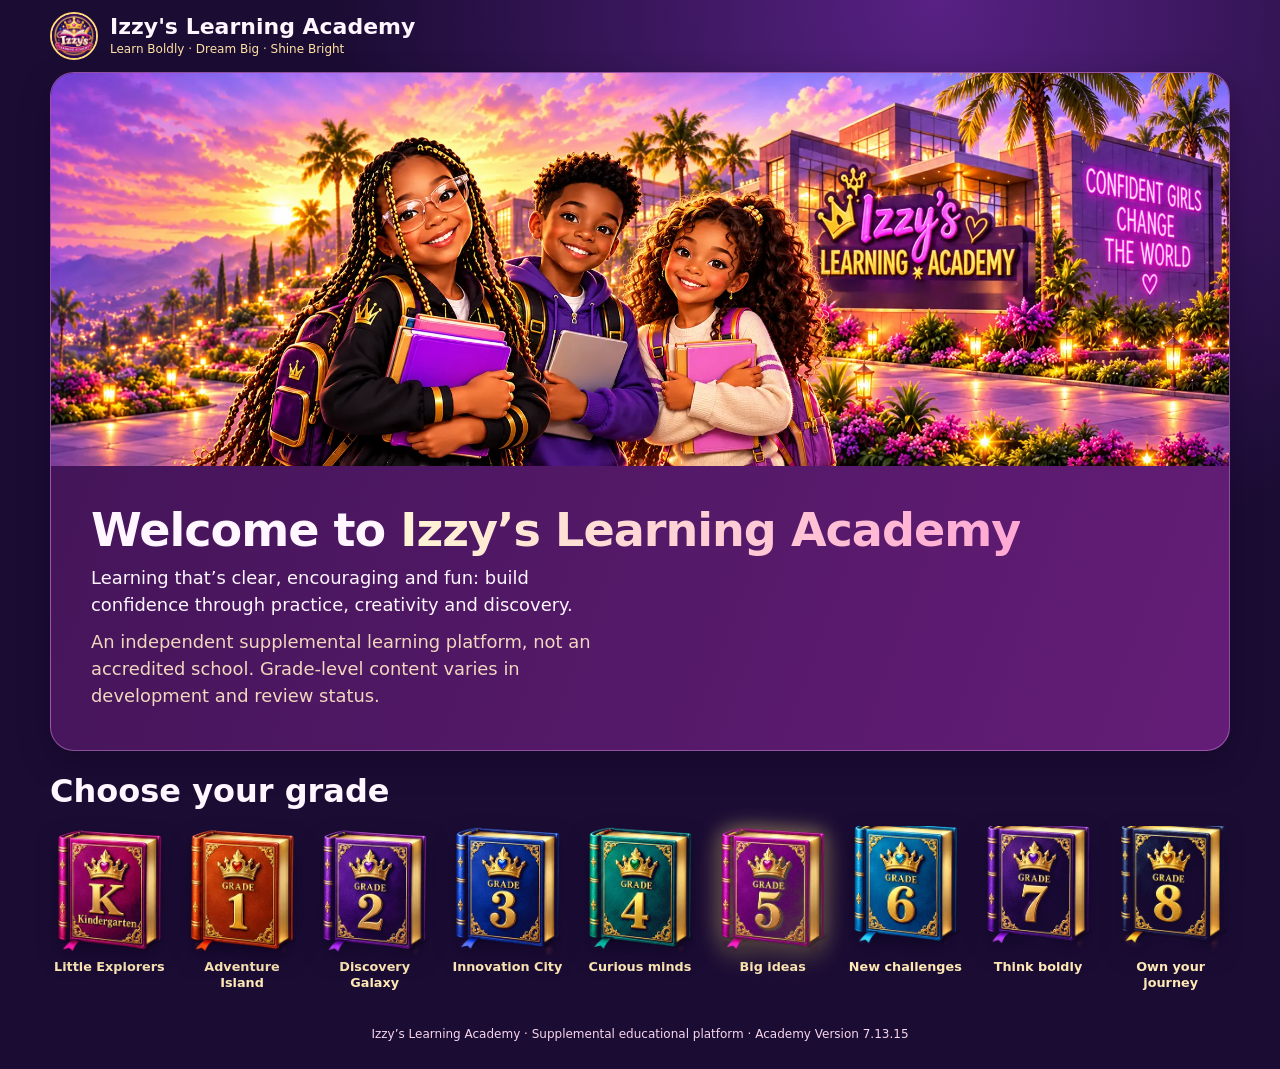
<file: index.html>
<!doctype html><html lang="en"><head><meta charset="utf-8"><meta name="viewport" content="width=device-width,initial-scale=1,viewport-fit=cover"><meta name="color-scheme" content="dark"><title>Welcome • Izzy's Learning Academy</title><meta name="description" content="Izzy's Learning Academy: choose your grade, Kindergarten to Grade 8. An independent supplemental learning platform, not an accredited school."><style>
/* V7.13.1 Welcome (Dad, Oct 23–26): one short page. Header → the full Izzy scene with the welcome → one "Choose your grade" grid of gold-crown grade badges (Dad chose B, Oct 26; V7.13.11: the Royal Library Books, Oct 28). */
:root{--bg:#1b0c34;--panel:#2a1248;--text:#fff6ff;--muted:#e5ccf2;--gold:#ffdb83;--focus:#fff0a6;color-scheme:dark}
*{box-sizing:border-box}body{margin:0;background:radial-gradient(circle at 73% 0%,#582184 0,transparent 42%),var(--bg);color:var(--text);font:500 16px/1.5 system-ui,-apple-system,"Segoe UI",sans-serif}
a{color:inherit;text-decoration:none}a:focus-visible{outline:4px solid var(--focus);outline-offset:3px}
.shell{width:min(1180px,100% - 32px);margin-inline:auto}
.header{padding-block:12px}.identity{display:flex;align-items:center;gap:12px}.identity img{width:48px;height:48px;object-fit:cover;border-radius:50%;border:2px solid #ffd77d}.identity b{display:block;font-size:clamp(17px,2vw,22px);line-height:1.2}.identity small{display:block;font-size:12px;color:#ffe2a3}
.hero{display:grid;grid-template-columns:1fr;border:1px solid #e99df36e;border-radius:24px;overflow:hidden;background:linear-gradient(110deg,#411456,#641d77);box-shadow:0 12px 30px #10052070}
.hero-copy{padding:clamp(20px,3.4vw,40px);display:flex;flex-direction:column;justify-content:center;gap:10px}
.hero h1{font-size:clamp(30px,3.6vw,48px);line-height:1.08;letter-spacing:-1px;margin:0;text-wrap:balance}.hero h1 span{background:linear-gradient(100deg,#fff5d5,#ffa7d4);-webkit-background-clip:text;background-clip:text;color:transparent}
.hero p{margin:0;font-size:clamp(15px,1.4vw,18px);max-width:520px}
.fine{font-size:12px;color:#ffe7c7;opacity:.92}
.hero{align-items:center}.hero picture,.hero img{display:block;width:100%;height:auto}.hero picture{align-self:stretch;display:flex;align-items:center;background:#2b1047} /* the whole scene at its own shape, never cropped or stretched */
.choose{margin:22px 0 10px}.choose h2{margin:0 0 12px;font-size:clamp(22px,3vw,32px);line-height:1.15}
.grades{display:grid;grid-template-columns:repeat(9,minmax(0,1fr));gap:12px}
.gradecard{position:relative;display:flex;flex-direction:column;align-items:center;justify-content:center;text-align:center;aspect-ratio:1;padding:8px;border-radius:18px;overflow:hidden;border:2px solid #f5d99b;background:radial-gradient(circle at 30% 18%,#ffffff40,transparent 55%),linear-gradient(150deg,var(--top),var(--bottom));box-shadow:inset 0 -18px 30px #12052a55,0 6px 14px #07001966;transition:transform .15s,border-color .15s}
.gradecard:hover{transform:translateY(-3px);border-color:#fff6d6}
.gradecard .crown{display:block;width:clamp(22px,2.4vw,30px);height:auto;filter:drop-shadow(0 2px 2px #0006)}
.gradecard .num{display:block;font-weight:950;font-size:clamp(34px,4vw,50px);line-height:1;color:#fff8e0;text-shadow:0 3px 0 #0003,0 0 14px #fff6;margin:2px 0}
.gradecard .label{display:flex;flex-direction:column;gap:1px}
.gradecard .name{font-weight:900;font-size:clamp(12px,1.2vw,15px);line-height:1.15}.gradecard small{font-size:clamp(10.5px,1vw,12.5px);line-height:1.25;color:#fff2c9}
.gradecard.g5{box-shadow:inset 0 -18px 30px #12052a55,0 0 0 3px #ffdf84,0 6px 16px #ffafbd40}
.footer{padding:18px 0 26px;color:#f8d6ec;font-size:12px;text-align:center}
@media(min-width:1101px){.hero picture{order:-1}.gradecard{aspect-ratio:auto;padding:12px 6px}}@media(max-width:1100px){.grades{grid-template-columns:repeat(5,minmax(0,1fr))}}
@media(max-width:760px){.hero{grid-template-columns:1fr}.hero picture{order:-1}.grades{grid-template-columns:repeat(3,minmax(0,1fr));gap:10px}}
@media(max-width:430px){.shell{width:min(100% - 24px,1180px)}.hero{border-radius:18px}.hero-copy{padding:16px 16px 18px;gap:8px}.hero h1{font-size:27px}.hero p{font-size:15px}.gradecard{border-radius:14px}.gradecard .num{font-size:38px}.gradecard .name{font-size:12.5px}.gradecard small{font-size:10.5px}}
@media(prefers-reduced-motion:reduce){.gradecard{transition:none}.gradecard:hover{transform:none}}

/* V7.13.4 royal crest grade badges */
.grades{gap:14px}
.gradecard{position:relative;display:flex;flex-direction:column;align-items:center;text-align:center;padding:10px 6px 12px;border-radius:50% 50% 18px 18px / 54px 54px 18px 18px;overflow:visible;
 border:2px solid #ffe08c;background:radial-gradient(120% 70% at 50% 0%,#ffffff38,transparent 60%),linear-gradient(170deg,var(--top),var(--bottom));
 box-shadow:inset 0 0 0 4px #ffffff14,inset 0 -22px 30px #12052a55,0 8px 16px #07001970;transition:transform .15s,box-shadow .15s;min-height:0;aspect-ratio:auto}
.gradecard:hover{transform:translateY(-3px);box-shadow:inset 0 0 0 4px #ffffff22,inset 0 -22px 30px #12052a55,0 12px 22px #07001990}
.gradecard .crest-crown{display:block;width:clamp(38px,46%,54px);height:auto;margin:2px 0 -10px;position:relative;z-index:2;filter:drop-shadow(0 2px 1px #0007)}
.gradecard .medal{display:grid;place-items:center;width:clamp(58px,64%,76px);aspect-ratio:1;border-radius:50%;
 background:radial-gradient(circle at 50% 38%,#ffffff2b,transparent 62%),radial-gradient(circle,var(--bottom) 60%,#00000040 100%);
 border:3px solid #ffd970;box-shadow:0 0 0 3px #8a4b0566,inset 0 3px 6px #0005,0 4px 8px #0006}
.gradecard .num{display:block;font-weight:950;font-size:clamp(30px,3.2vw,42px);line-height:1;color:#fffaf0;text-shadow:0 2px 0 #0004;margin:0}
.gradecard .label{display:flex;flex-direction:column;align-items:center;gap:4px;width:100%;margin-top:8px}
.gradecard .name{position:relative;display:block;width:calc(100% + 14px);padding:4px 8px;font-weight:900;font-size:clamp(11.5px,1.05vw,13.5px);line-height:1.15;color:#3a1064;
 background:linear-gradient(180deg,#fff1b8,#ffcf5c 55%,#eaa22a);clip-path:polygon(0 0,100% 0,94% 50%,100% 100%,0 100%,6% 50%);text-shadow:0 1px 0 #fff8}
.gradecard small{font-size:clamp(10.5px,.95vw,12px);line-height:1.25;color:#fff3d1;font-weight:700}
.gradecard.g5{box-shadow:inset 0 0 0 4px #ffffff22,inset 0 -22px 30px #12052a55,0 0 0 3px #ffdf84,0 8px 18px #ffafbd50}
@media(max-width:430px){.gradecard .num{font-size:34px}.gradecard .name{font-size:12px}.gradecard small{font-size:10.5px}.gradecard{border-radius:50% 50% 14px 14px / 44px 44px 14px 14px}}
@media(prefers-reduced-motion:reduce){.gradecard{transition:none}.gradecard:hover{transform:none}}

/* V7.13.11 (Dad, Oct 28): "Use the books for the chicklets" - Option C, the Royal Library Books. Each book is one grade link. */
.gradecard.gradebook{background:none;border:0;box-shadow:none;border-radius:16px;padding:4px 2px 6px;overflow:visible;justify-content:flex-start}
.gradecard.gradebook:hover{transform:translateY(-4px) rotate(-1deg);box-shadow:none}
.gradecard.gradebook .book{display:block;width:100%;max-width:150px;height:auto;filter:drop-shadow(0 8px 10px #07001999);transition:filter .15s}
.gradecard.gradebook:hover .book,.gradecard.gradebook:focus-visible .book{filter:drop-shadow(0 8px 10px #07001999) drop-shadow(0 0 12px #ffd97088)}
.gradecard.gradebook .label{margin-top:4px}
.gradecard.gradebook .name{position:absolute;width:1px;height:1px;overflow:hidden;clip:rect(0 0 0 0);clip-path:inset(50%);white-space:nowrap;padding:0}
.gradecard.gradebook small{font-size:clamp(11px,1vw,13px);color:#ffe9b5;font-weight:800}
.gradecard.gradebook.g5{box-shadow:none}.gradecard.gradebook.g5 .book{filter:drop-shadow(0 8px 10px #07001999) drop-shadow(0 0 10px #ffdf84aa)}
@media(prefers-reduced-motion:reduce){.gradecard.gradebook:hover{transform:none}}
/* the new banner (Izzy and two friends at the Academy) always sits above the welcome, at its own 3:1 shape */
.hero picture{order:-1}
</style></head><body>
<header class="header"><div class="shell identity"><img src="assets/academy-logo.png" alt="Izzy's Learning Academy logo" width="48" height="48"><div><b>Izzy's Learning Academy</b><small>Learn Boldly · Dream Big · Shine Bright</small></div></div></header>
<main class="shell">
<section class="hero" aria-label="Welcome"><div class="hero-copy"><h1>Welcome to <span>Izzy’s Learning Academy</span></h1><p>Learning that’s clear, encouraging and fun: build confidence through practice, creativity and discovery.</p><p class="fine">An independent supplemental learning platform, not an accredited school. Grade-level content varies in development and review status.</p></div>
<picture><img src="assets/welcome/izzy-academy-homepage-banner.webp" width="2172" height="724" fetchpriority="high" alt="Izzy and two friends stand with their books outside Izzy’s Learning Academy at sunset, beside its pink-and-gold sign and the wall that says Confident Girls Change the World."></picture></section>
<svg width="0" height="0" style="position:absolute" aria-hidden="true" focusable="false"><defs><linearGradient id="ilaGold" x1="0" y1="0" x2="0" y2="1"><stop offset="0" stop-color="#fff3bf"/><stop offset=".45" stop-color="#ffd25e"/><stop offset="1" stop-color="#d98a14"/></linearGradient><symbol id="ilaCrown" viewBox="0 0 64 44"><path d="M6 16l12 10 14-20 14 20 12-10-4 24H10z" fill="url(#ilaGold)" stroke="#8a4b05" stroke-width="2.2" stroke-linejoin="round"/><rect x="9" y="36" width="46" height="6" rx="3" fill="url(#ilaGold)" stroke="#8a4b05" stroke-width="2"/><circle cx="6" cy="15" r="3.6" fill="url(#ilaGold)" stroke="#8a4b05" stroke-width="1.8"/><circle cx="32" cy="5" r="3.8" fill="url(#ilaGold)" stroke="#8a4b05" stroke-width="1.8"/><circle cx="58" cy="15" r="3.6" fill="url(#ilaGold)" stroke="#8a4b05" stroke-width="1.8"/><path d="M32 22c-3-4-9-1-6 4l6 6 6-6c3-5-3-8-6-4z" fill="currentColor" stroke="#fff" stroke-width="1.2"/><circle cx="18" cy="31" r="2.4" fill="currentColor"/><circle cx="46" cy="31" r="2.4" fill="currentColor"/><path d="M14 22l3 2" stroke="#fffbe6" stroke-width="2" stroke-linecap="round"/></symbol></defs></svg><section class="choose" id="choose" aria-labelledby="chooseLabel"><h2 id="chooseLabel">Choose your grade</h2><div class="grades">
<a class="gradecard gradebook" href="academy.html?grade=K" aria-label="Open the Kindergarten dashboard"><img class="book" src="assets/welcome/book-k.webp" alt="" width="255" height="288"><span class="label"><span class="name">Kindergarten</span><small>Little Explorers</small></span></a>
<a class="gradecard gradebook" href="academy.html?grade=1" aria-label="Open the Grade 1 dashboard"><img class="book" src="assets/welcome/book-1.webp" alt="" width="255" height="288"><span class="label"><span class="name">Grade 1</span><small>Adventure Island</small></span></a>
<a class="gradecard gradebook" href="academy.html?grade=2" aria-label="Open the Grade 2 dashboard"><img class="book" src="assets/welcome/book-2.webp" alt="" width="255" height="288"><span class="label"><span class="name">Grade 2</span><small>Discovery Galaxy</small></span></a>
<a class="gradecard gradebook" href="academy.html?grade=3" aria-label="Open the Grade 3 dashboard"><img class="book" src="assets/welcome/book-3.webp" alt="" width="255" height="288"><span class="label"><span class="name">Grade 3</span><small>Innovation City</small></span></a>
<a class="gradecard gradebook" href="academy.html?grade=4" aria-label="Open the Grade 4 dashboard"><img class="book" src="assets/welcome/book-4.webp" alt="" width="255" height="288"><span class="label"><span class="name">Grade 4</span><small>Curious minds</small></span></a>
<a class="gradecard gradebook g5" href="academy.html" aria-label="Open the Grade 5 dashboard"><img class="book" src="assets/welcome/book-5.webp" alt="" width="255" height="288"><span class="label"><span class="name">Grade 5</span><small>Big ideas</small></span></a>
<a class="gradecard gradebook" href="academy.html?grade=6" aria-label="Open the Grade 6 dashboard"><img class="book" src="assets/welcome/book-6.webp" alt="" width="255" height="288"><span class="label"><span class="name">Grade 6</span><small>New challenges</small></span></a>
<a class="gradecard gradebook" href="academy.html?grade=7" aria-label="Open the Grade 7 dashboard"><img class="book" src="assets/welcome/book-7.webp" alt="" width="255" height="288"><span class="label"><span class="name">Grade 7</span><small>Think boldly</small></span></a>
<a class="gradecard gradebook" href="academy.html?grade=8" aria-label="Open the Grade 8 dashboard"><img class="book" src="assets/welcome/book-8.webp" alt="" width="255" height="288"><span class="label"><span class="name">Grade 8</span><small>Own your journey</small></span></a>
</div></section></main>
<footer class="footer">Izzy’s Learning Academy · Supplemental educational platform · Academy Version 7.13.15</footer></body></html>
</file>
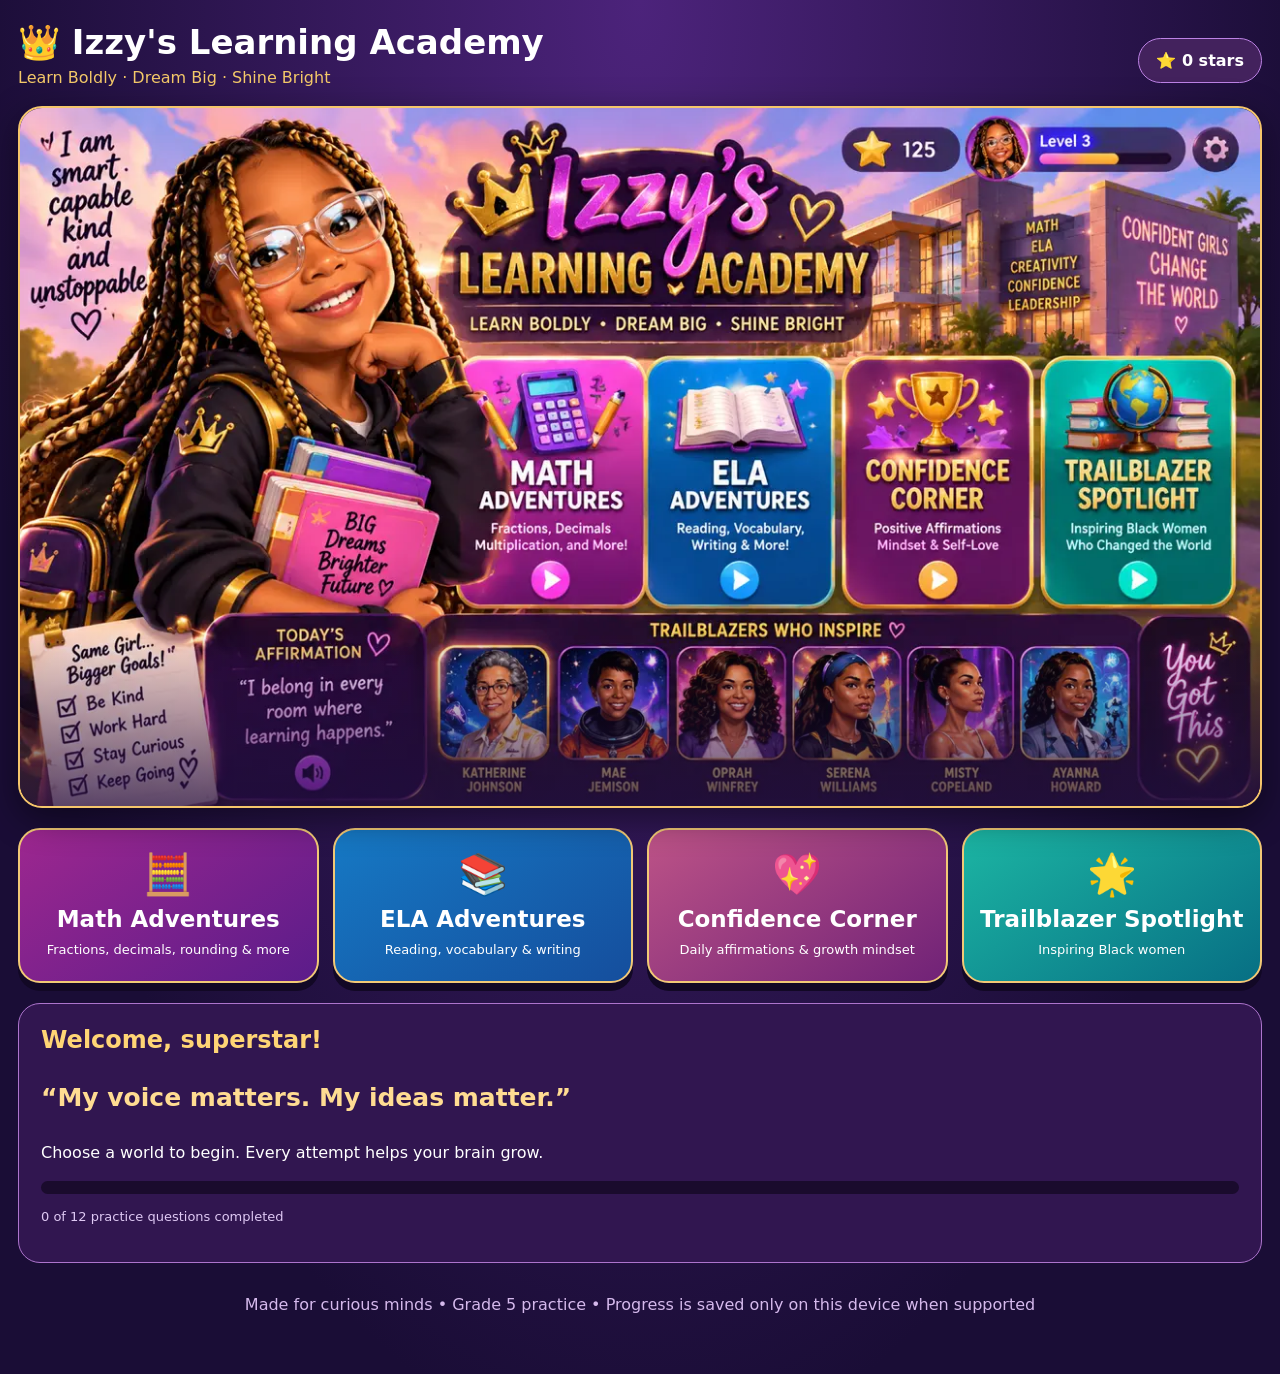
<file: index-v1-backup.html>
<!doctype html><html lang="en"><head><meta charset="utf-8"><meta name="viewport" content="width=device-width,initial-scale=1,viewport-fit=cover"><meta name="theme-color" content="#25134e"><title>Izzy's Learning Academy</title><style>
:root{font-family:system-ui,-apple-system,sans-serif;color:#fff;background:#190d35}*{box-sizing:border-box}body{margin:0;background:radial-gradient(ellipse at top,#4c237b,#1a0d36 75%);min-height:100vh}.wrap{max-width:1280px;margin:auto;padding:14px 18px 60px}header{display:flex;justify-content:space-between;align-items:center;gap:12px}h1{font-size:clamp(21px,3vw,34px);margin:8px 0 0}p{line-height:1.5}.sub{color:#f4c969;margin:4px 0 16px}.points{background:#43225d;border:1px solid #bd82e5;border-radius:40px;padding:12px 17px;font-weight:800;white-space:nowrap}.hero{position:relative;border-radius:24px;overflow:hidden;border:2px solid #f5c66b;box-shadow:0 10px 35px #0007}.hero img{width:100%;display:block}.hero .shade{position:absolute;bottom:0;left:0;right:0;height:25%;background:linear-gradient(transparent,#200e41bb)}.grid{display:grid;grid-template-columns:repeat(4,1fr);gap:14px;margin:20px 0}.tile{border:2px solid #f2c976;background:linear-gradient(145deg,#9d278f,#5b1c8a);color:white;border-radius:22px;padding:20px 13px;min-height:155px;text-align:center;cursor:pointer;box-shadow:0 8px 0 #120825;font:inherit}.tile:nth-child(2){background:linear-gradient(145deg,#1679c4,#154e9d)}.tile:nth-child(3){background:linear-gradient(145deg,#bd5387,#702277)}.tile:nth-child(4){background:linear-gradient(145deg,#1cb5a3,#076f84)}.tile b{display:block;font-size:clamp(16px,2vw,23px);margin:8px 0}.tile span{font-size:40px}.tile small{display:block;font-size:13px;line-height:1.5}.panel{background:#311650;border:1px solid #ad74cd;border-radius:22px;padding:22px;margin:14px 0}.panel h2{margin:0 0 12px;color:#ffd575}.hidden{display:none!important}.btn{background:#ffcf65;color:#261039;border:0;border-radius:13px;padding:13px 20px;font-weight:800;font-size:16px;cursor:pointer;margin:5px 6px 5px 0}.btn.secondary{background:#623c87;color:white;border:1px solid #b98ce0}.options{display:grid;grid-template-columns:repeat(2,minmax(0,1fr));gap:12px;margin:20px 0}.option{padding:16px;border:2px solid #a780c9;border-radius:14px;background:#48256d;color:white;text-align:left;font-size:19px;cursor:pointer;min-height:66px}.option:disabled{opacity:.8}.option.correct{background:#176e55;border-color:#6ce1a9}.option.wrong{background:#8b3057;border-color:#ff8d9e}.lesson{background:#1c103a;padding:17px;border-left:4px solid #ffcf65;border-radius:10px;margin:12px 0}.feedback{font-size:18px;font-weight:700;min-height:30px}.affirm{font-size:clamp(18px,3vw,25px);color:#ffdc92;font-weight:700}.tiny{font-size:13px;color:#dfc9f4}.chip{display:inline-block;border:1px solid #f3d48a;border-radius:30px;padding:7px 12px;margin:4px;color:#ffe6ad}.progress{height:13px;border-radius:30px;background:#1a0b2d;overflow:hidden}.bar{height:100%;background:linear-gradient(90deg,#ff9bce,#ffd16d);width:0;transition:width .3s}textarea{width:100%;min-height:125px;border-radius:12px;padding:15px;font-size:17px;background:#fff;color:#241235}.footer{text-align:center;color:#d5b9ec;margin-top:32px}button:focus-visible{outline:4px solid #fff} @media(max-width:760px){.grid{grid-template-columns:repeat(2,1fr)}.tile{min-height:145px}.wrap{padding:10px 12px 35px}.options{grid-template-columns:1fr}.panel{padding:17px}}@media(max-width:360px){.grid{gap:8px}.tile{padding:12px 6px}}
</style></head><body><main class="wrap"><header><div><h1>👑 Izzy's Learning Academy</h1><p class="sub">Learn Boldly · Dream Big · Shine Bright</p></div><div class="points">⭐ <span id="points">0</span> stars</div></header><div id="home"><div class="hero"><img alt="Illustrated Izzy's Learning Academy with Izzy as the hero" src="[data-uri]"><div class="shade"></div></div><div class="grid"><button class="tile" onclick="openArea('math')"><span>🧮</span><b>Math Adventures</b><small>Fractions, decimals, rounding & more</small></button><button class="tile" onclick="openArea('ela')"><span>📚</span><b>ELA Adventures</b><small>Reading, vocabulary & writing</small></button><button class="tile" onclick="openArea('confidence')"><span>💖</span><b>Confidence Corner</b><small>Daily affirmations & growth mindset</small></button><button class="tile" onclick="openArea('trailblazers')"><span>🌟</span><b>Trailblazer Spotlight</b><small>Inspiring Black women</small></button></div><section class="panel"><h2>Welcome, superstar!</h2><p class="affirm" id="daily"></p><p>Choose a world to begin. Every attempt helps your brain grow.</p><div class="progress"><div id="homeProgress" class="bar"></div></div><p class="tiny" id="progressText"></p></section></div><section id="area" class="panel hidden" aria-live="polite"><button class="btn secondary" onclick="goHome()">← Home</button><h2 id="areaTitle"></h2><div id="areaContent"></div></section><footer class="footer">Made for curious minds • Grade 5 practice • Progress is saved only on this device when supported</footer></main><script>
'use strict';const STORE='izzy-academy-v1';let state={points:0,done:{}};try{const s=JSON.parse(localStorage.getItem(STORE)||'null');if(s&&typeof s.points==='number'&&s.done)state=s}catch(e){}function save(){try{localStorage.setItem(STORE,JSON.stringify(state))}catch(e){}renderStats()}function renderStats(){document.getElementById('points').textContent=state.points;let n=Object.keys(state.done).length;document.getElementById('homeProgress').style.width=Math.min(100,n/12*100)+'%';document.getElementById('progressText').textContent=n+' of 12 practice questions completed'}
const affirmations=['I am smart, capable, kind, and unstoppable.','My voice matters. My ideas matter.','Mistakes help my brain grow stronger.','I belong in every room where learning happens.','I can learn hard things one step at a time.'];document.getElementById('daily').textContent='“'+affirmations[Math.floor(Date.now()/86400000)%affirmations.length]+'”';renderStats();
const math=[{q:'5 × 9/10 = ?',a:['4 1/2','5 9/10','3 1/2','9/50'],c:0,lesson:'Multiply the whole number by the numerator: 5 × 9 = 45. Keep the denominator 10. 45/10 = 4 1/2.',hint:'Think: 45 tenths.'},{q:'3 7/12 + 5 11/12 = ?',a:['8 6/12','9 1/2','9 2/12','8 1/2'],c:1,lesson:'Add wholes: 3 + 5 = 8. Add fractions: 18/12 = 1 1/2. Total = 9 1/2.',hint:'18/12 contains one extra whole.'},{q:'Round 238,098 to the nearest 10,000.',a:['230,000','238,000','240,000','200,000'],c:2,lesson:'The thousands digit is 8. Since 8 ≥ 5, round the ten-thousands digit up.',hint:'Look at the 8 in the thousands place.'},{q:'A school needs at least 8,000 sheets. Each pack has 495. How many packs?',a:['15','16','17','18'],c:2,lesson:'16 × 495 = 7,920, which is not enough. 17 packs provide 8,415 sheets.',hint:'Check whether 16 packs actually reach 8,000.'},{q:'What is 0.6 + 0.35?',a:['0.41','0.95','0.65','0.935'],c:1,lesson:'Line up decimal points: 0.60 + 0.35 = 0.95.',hint:'Rewrite 0.6 as 0.60.'},{q:'What is the volume of a box 4 × 3 × 5 units?',a:['12','20','60','35'],c:2,lesson:'Volume = length × width × height = 4 × 3 × 5 = 60 cubic units.',hint:'Multiply all three dimensions.'}];
const ela=[{q:'Read: “Maya practiced her speech every night. On Friday she spoke confidently.” What helped Maya feel confident?',a:['She skipped practice','She practiced often','She forgot her speech','She stayed home'],c:1,lesson:'Look for text evidence. Practicing every night prepared Maya to speak confidently.',hint:'What did Maya do every night?'},{q:'Which word is closest in meaning to “determined”?',a:['Persistent','Sleepy','Confused','Careless'],c:0,lesson:'Determined means committed to reaching a goal, even when it is difficult.',hint:'Think about not giving up.'},{q:'Choose the sentence with correct punctuation.',a:['Wow that was amazing.','Wow, that was amazing!','wow, That was amazing','Wow that, was amazing!'],c:1,lesson:'An interjection such as “Wow” can be followed by a comma. An exclamation mark shows excitement.',hint:'Look for the comma and ending punctuation.'},{q:'Which sentence has the clearest main idea?',a:['Dogs have tails.','Many animals make wonderful pets because they offer companionship.','My dog is brown.','Some cats nap.'],c:1,lesson:'A main idea expresses the big point. Supporting details give examples.',hint:'Which sentence could be supported by several details?'},{q:'What is the past tense of “teach”?',a:['Teached','Teaching','Taught','Teaches'],c:2,lesson:'Teach is an irregular verb. Its past tense is taught.',hint:'It is not made by simply adding -ed.'},{q:'Which transition best shows a result? “She studied hard; ___, she passed the test.”',a:['however','meanwhile','therefore','before'],c:2,lesson:'Therefore shows that one event happened as a result of another.',hint:'Find the word that means “as a result.”'}];
let current=[],mode='',index=0,selected=false;function show(content,title){document.getElementById('home').classList.add('hidden');document.getElementById('area').classList.remove('hidden');document.getElementById('areaTitle').textContent=title;document.getElementById('areaContent').innerHTML=content;window.scrollTo({top:0,behavior:'smooth'})}function goHome(){document.getElementById('area').classList.add('hidden');document.getElementById('home').classList.remove('hidden');renderStats();window.scrollTo({top:0,behavior:'smooth'})}function openArea(area){if(area==='math'||area==='ela'){mode=area;current=area==='math'?math:ela;index=0;renderQuestion();return}if(area==='confidence'){show('<p class="affirm">“'+affirmations[Math.floor(Date.now()/86400000)%affirmations.length]+'”</p><div class="lesson">Say it aloud three times. Then name one thing you are proud of learning today.</div><textarea aria-label="Write something you are proud of" placeholder="Today I am proud that I..."></textarea><p class="tiny">Your writing stays on this page and is not submitted anywhere.</p>','💖 Confidence Corner');return}show('<p>Meet inspiring women whose curiosity, courage, and hard work helped change the world.</p><div class="lesson"><h3>🚀 Mae Jemison</h3><p>Engineer, physician, and the first Black woman to travel into space.</p></div><div class="lesson"><h3>🧮 Katherine Johnson</h3><p>Mathematician whose calculations helped NASA plan important space missions.</p></div><div class="lesson"><h3>🔬 Dr. Ayanna Howard</h3><p>Roboticist and engineer who develops technology to help people.</p></div><div class="lesson"><h3>📖 Toni Morrison</h3><p>Nobel Prize–winning novelist whose writing shaped American literature.</p></div><p class="affirm">Your dreams deserve space to grow.</p>','🌟 Trailblazer Spotlight')}
function renderQuestion(){selected=false;if(index>=current.length){show('<p class="affirm">🏆 You finished this adventure!</p><p>Great work! Your effort is what makes you stronger.</p><button class="btn" onclick="restart()">Play again</button>','Adventure Complete');return}const x=current[index];const title=(mode==='math'?'🧮 Math Adventures':'📚 ELA Adventures');show('<p class="tiny">Question '+(index+1)+' of '+current.length+'</p><div class="progress"><div class="bar" style="width:'+((index)/current.length*100)+'%"></div></div><div class="lesson"><b>Learn it:</b> '+(mode==='math'?'Think through each step before choosing.':'Read carefully and look for clues in the words.')+'</div><h2>'+x.q+'</h2><div class="options" id="answers">'+x.a.map((v,i)=>'<button class="option" onclick="answer('+i+')">'+String.fromCharCode(65+i)+'. '+v+'</button>').join('')+'</div><button class="btn secondary" id="hintBtn" onclick="showHint()">💡 Hint</button><p id="hint" class="tiny"></p><p class="feedback" id="feedback" aria-live="polite"></p><div id="explain"></div>',title)}function showHint(){document.getElementById('hint').textContent=current[index].hint}function answer(choice){if(selected)return;selected=true;const x=current[index],correct=choice===x.c;const buttons=[...document.querySelectorAll('.option')];buttons.forEach((b,i)=>{b.disabled=true;if(i===x.c)b.classList.add('correct');if(i===choice&&!correct)b.classList.add('wrong')});const id=mode+'-'+index;if(correct&&!state.done[id]){state.points+=100;state.done[id]=true;save()}document.getElementById('feedback').textContent=correct?'✨ Correct! '+(state.done[id]?'Great thinking!':''):'Not quite. Every mistake is a chance to learn!';document.getElementById('explain').innerHTML='<div class="lesson"><b>How it works:</b> '+x.lesson+'</div><button class="btn" onclick="next()">'+(index===current.length-1?'Finish adventure 🏆':'Next question →')+'</button>'}function next(){index++;renderQuestion()}function restart(){index=0;renderQuestion()}
</script></body></html>
</file>
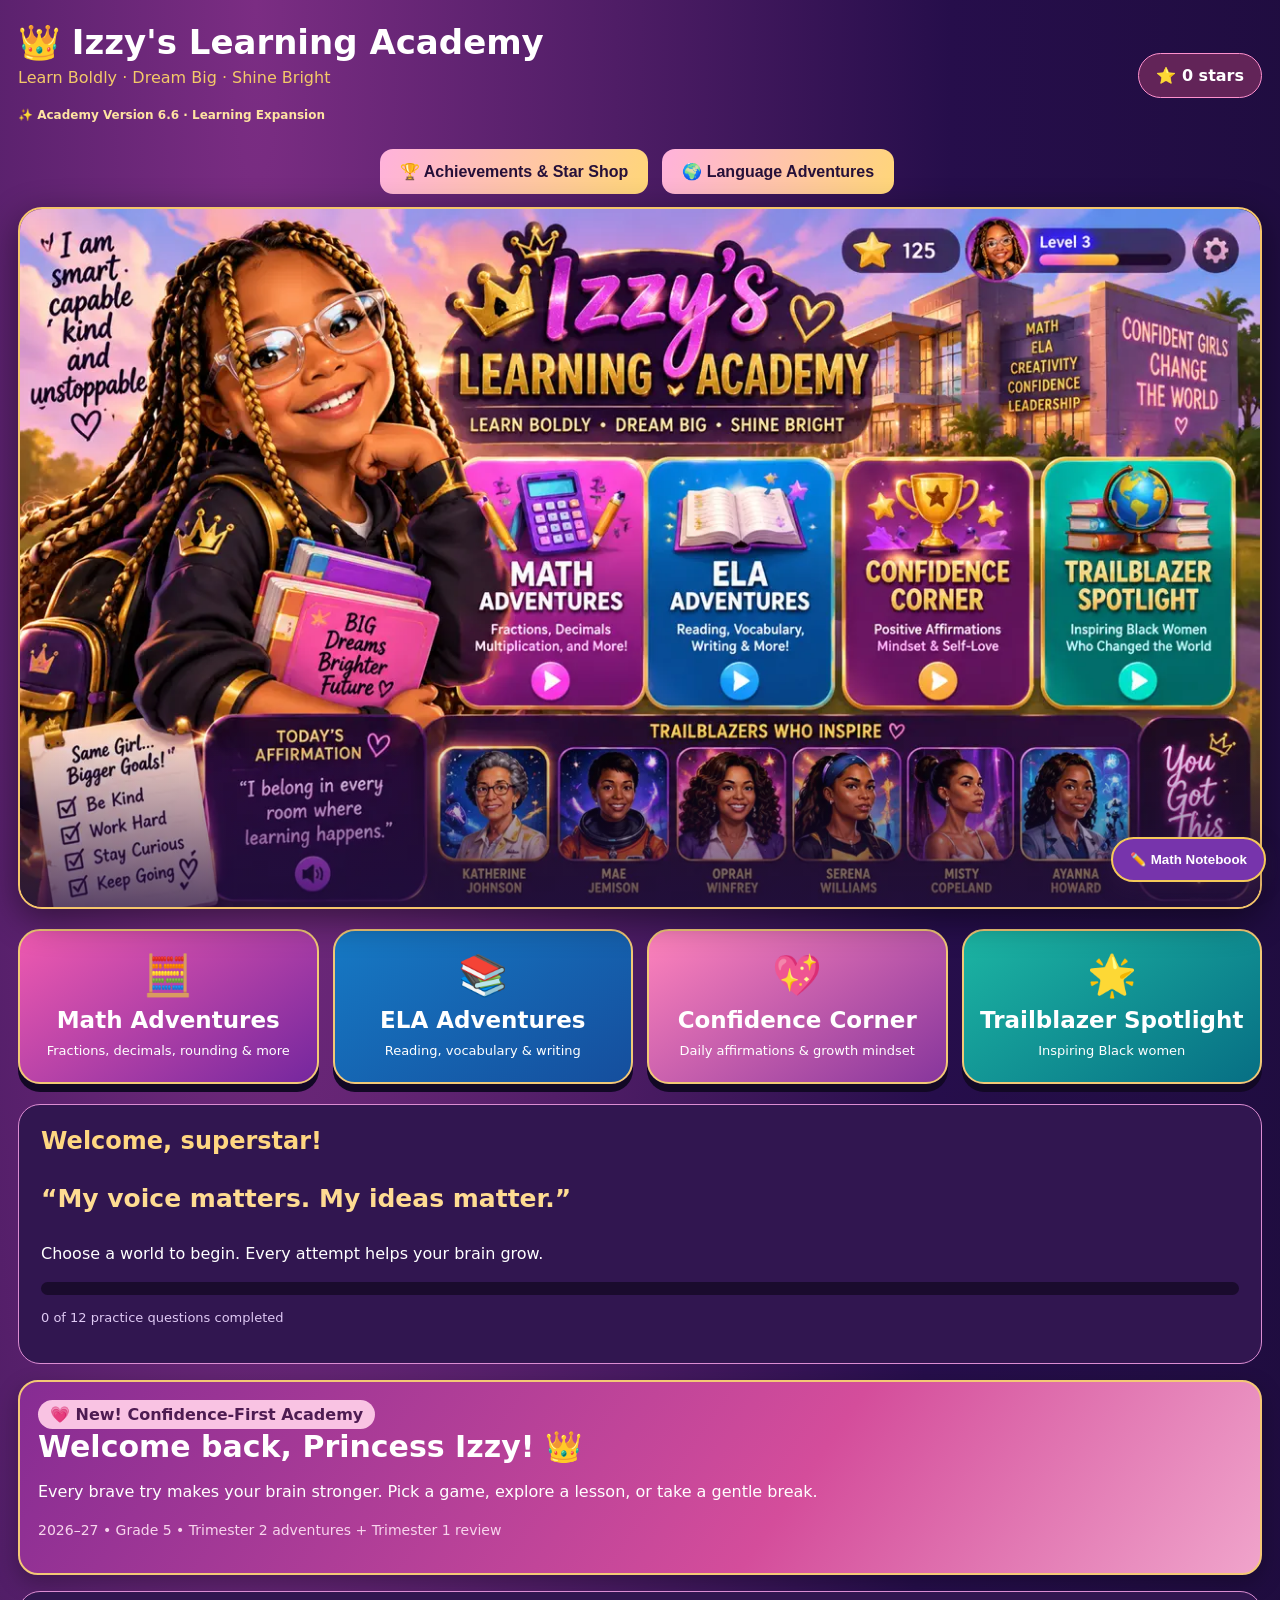
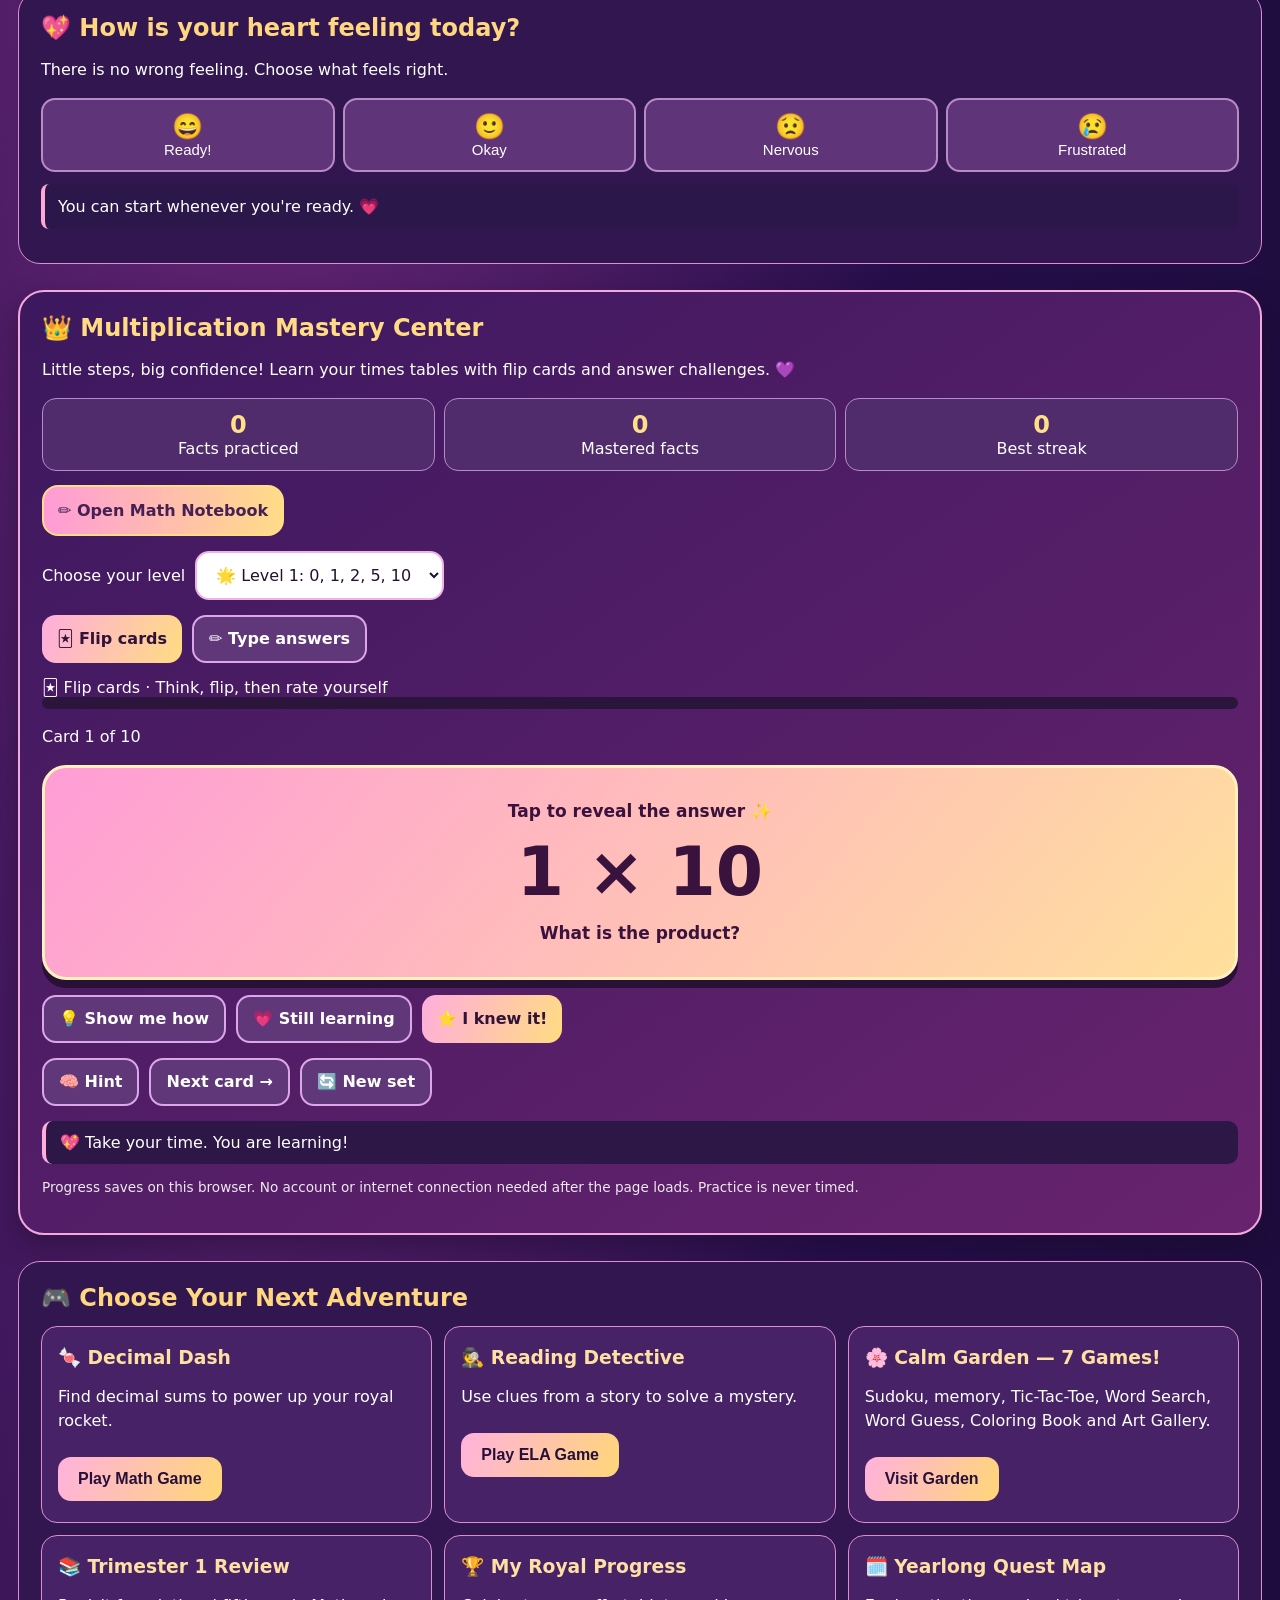
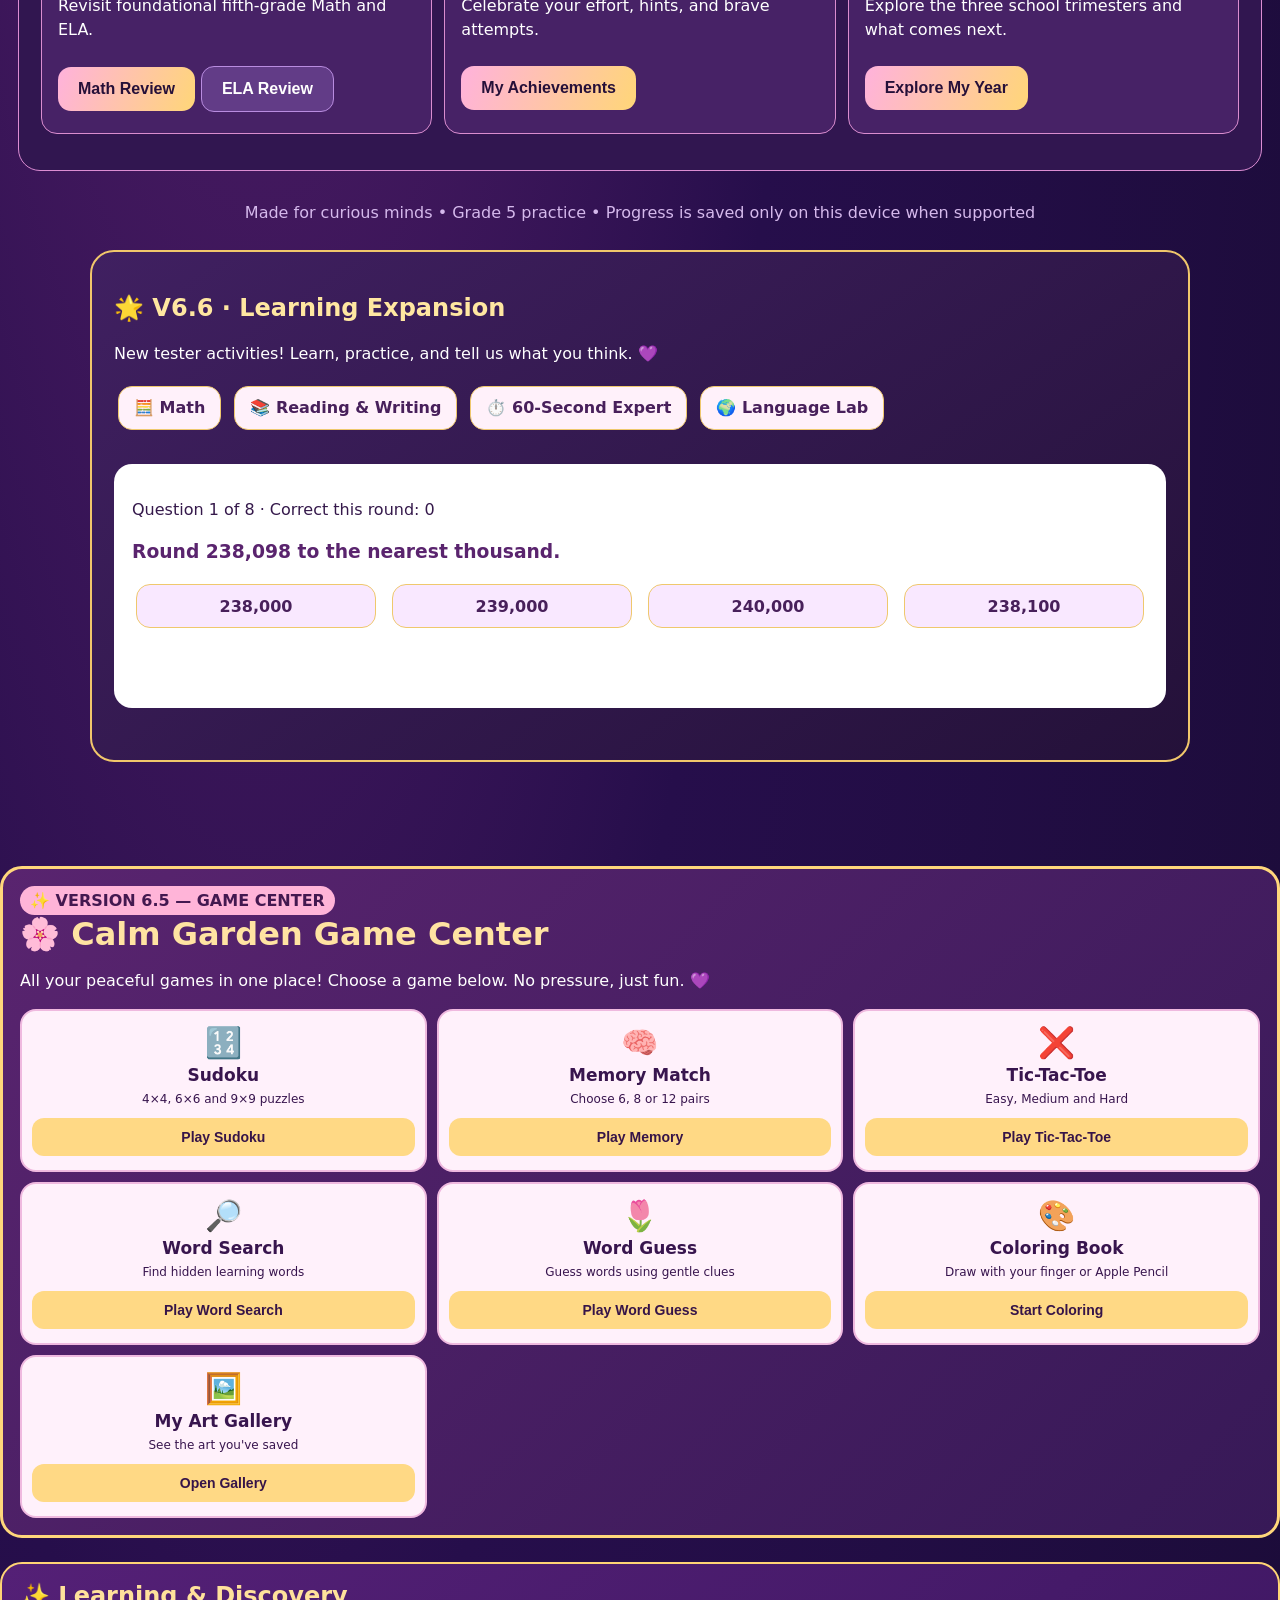
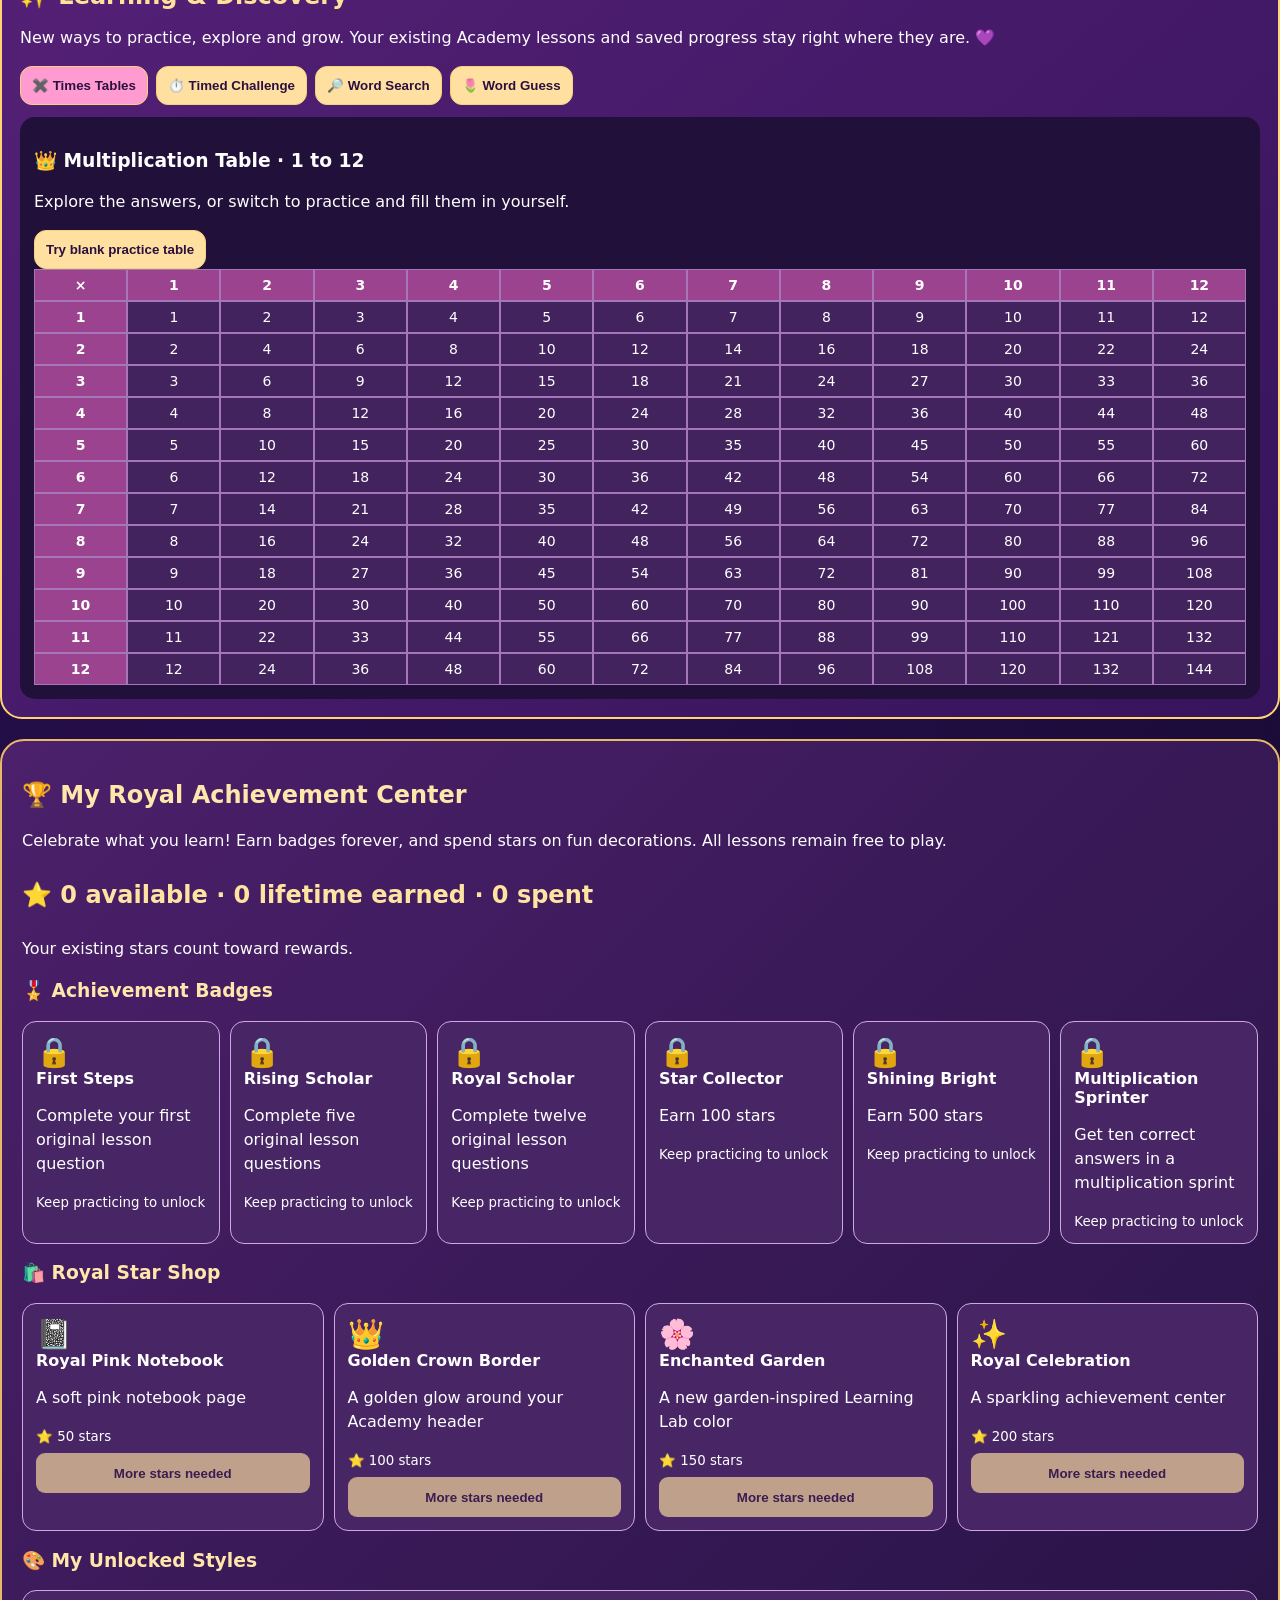
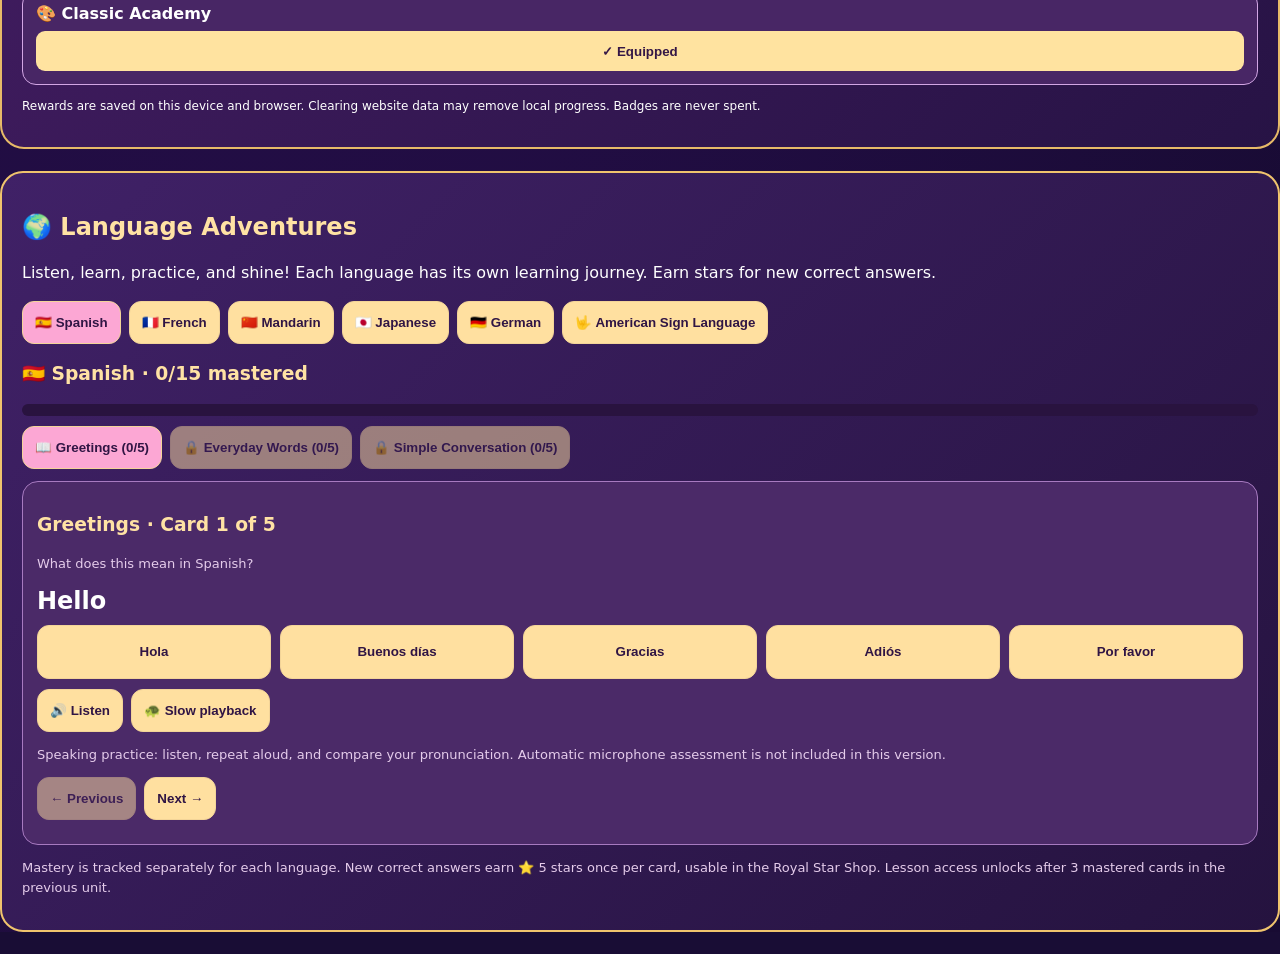
<file: index-v6.6-development.html>
<!doctype html><html lang="en"><head><meta charset="utf-8"><meta name="viewport" content="width=device-width,initial-scale=1,viewport-fit=cover"><meta name="theme-color" content="#25134e"><title>Izzy's Learning Academy · V6.6 Tester Release</title><style>
:root{font-family:system-ui,-apple-system,sans-serif;color:#fff;background:#190d35}*{box-sizing:border-box}body{margin:0;background:radial-gradient(ellipse at top,#4c237b,#1a0d36 75%);min-height:100vh}.wrap{max-width:1280px;margin:auto;padding:14px 18px 60px}header{display:flex;justify-content:space-between;align-items:center;gap:12px}h1{font-size:clamp(21px,3vw,34px);margin:8px 0 0}p{line-height:1.5}.sub{color:#f4c969;margin:4px 0 16px}.points{background:#43225d;border:1px solid #bd82e5;border-radius:40px;padding:12px 17px;font-weight:800;white-space:nowrap}.hero{position:relative;border-radius:24px;overflow:hidden;border:2px solid #f5c66b;box-shadow:0 10px 35px #0007}.hero img{width:100%;display:block}.hero .shade{position:absolute;bottom:0;left:0;right:0;height:25%;background:linear-gradient(transparent,#200e41bb)}.grid{display:grid;grid-template-columns:repeat(4,1fr);gap:14px;margin:20px 0}.tile{border:2px solid #f2c976;background:linear-gradient(145deg,#9d278f,#5b1c8a);color:white;border-radius:22px;padding:20px 13px;min-height:155px;text-align:center;cursor:pointer;box-shadow:0 8px 0 #120825;font:inherit}.tile:nth-child(2){background:linear-gradient(145deg,#1679c4,#154e9d)}.tile:nth-child(3){background:linear-gradient(145deg,#bd5387,#702277)}.tile:nth-child(4){background:linear-gradient(145deg,#1cb5a3,#076f84)}.tile b{display:block;font-size:clamp(16px,2vw,23px);margin:8px 0}.tile span{font-size:40px}.tile small{display:block;font-size:13px;line-height:1.5}.panel{background:#311650;border:1px solid #ad74cd;border-radius:22px;padding:22px;margin:14px 0}.panel h2{margin:0 0 12px;color:#ffd575}.hidden{display:none!important}.btn{background:#ffcf65;color:#261039;border:0;border-radius:13px;padding:13px 20px;font-weight:800;font-size:16px;cursor:pointer;margin:5px 6px 5px 0}.btn.secondary{background:#623c87;color:white;border:1px solid #b98ce0}.options{display:grid;grid-template-columns:repeat(2,minmax(0,1fr));gap:12px;margin:20px 0}.option{padding:16px;border:2px solid #a780c9;border-radius:14px;background:#48256d;color:white;text-align:left;font-size:19px;cursor:pointer;min-height:66px}.option:disabled{opacity:.8}.option.correct{background:#176e55;border-color:#6ce1a9}.option.wrong{background:#8b3057;border-color:#ff8d9e}.lesson{background:#1c103a;padding:17px;border-left:4px solid #ffcf65;border-radius:10px;margin:12px 0}.feedback{font-size:18px;font-weight:700;min-height:30px}.affirm{font-size:clamp(18px,3vw,25px);color:#ffdc92;font-weight:700}.tiny{font-size:13px;color:#dfc9f4}.chip{display:inline-block;border:1px solid #f3d48a;border-radius:30px;padding:7px 12px;margin:4px;color:#ffe6ad}.progress{height:13px;border-radius:30px;background:#1a0b2d;overflow:hidden}.bar{height:100%;background:linear-gradient(90deg,#ff9bce,#ffd16d);width:0;transition:width .3s}textarea{width:100%;min-height:125px;border-radius:12px;padding:15px;font-size:17px;background:#fff;color:#241235}.footer{text-align:center;color:#d5b9ec;margin-top:32px}button:focus-visible{outline:4px solid #fff} @media(max-width:760px){.grid{grid-template-columns:repeat(2,1fr)}.tile{min-height:145px}.wrap{padding:10px 12px 35px}.options{grid-template-columns:1fr}.panel{padding:17px}}@media(max-width:360px){.grid{gap:8px}.tile{padding:12px 6px}}
</style>
<style>
:root{--pink:#ff91ce;--hotpink:#ec55ac}
body{background:radial-gradient(ellipse at 20% 0%,#7b2d83,#260e4b 48%,#180b33)}
.points{border-color:var(--pink);background:#622458}
.tile:first-child{background:linear-gradient(145deg,#ef5ab0,#75279e)}
.tile:nth-child(3){background:linear-gradient(145deg,#ff83bc,#87369c)}
.panel{border-color:#dc8dd3}
.panel h2{color:#ffd781}
.btn{background:linear-gradient(110deg,#ffb2dc,#ffd678)}
.option.wrong{background:#48256d;border-color:#ffb4d7}
.v2-hero{background:linear-gradient(125deg,#862c93,#d44d9b 62%,#f0a4cb);padding:18px;border:2px solid #f4c876;border-radius:20px;margin:16px 0;box-shadow:0 8px 22px #0004}
.v2-hero h2{margin:0 0 6px;font-size:clamp(22px,3vw,30px)}
.v2-grid{display:grid;grid-template-columns:repeat(3,minmax(0,1fr));gap:12px;margin:14px 0}
.v2-card{background:#472266;border:1px solid #da8dcf;border-radius:16px;padding:16px}
.v2-card h3{margin:4px 0;color:#ffe0a4}
.v2-card button{margin-top:8px}
.v2-note{font-size:14px;color:#f8d5ed}
.v2-moods{display:grid;grid-template-columns:repeat(4,1fr);gap:8px}
.v2-moods button{background:#603478;border:2px solid #b88bc7;border-radius:14px;color:white;padding:12px 5px;font-size:15px;cursor:pointer}
.v2-moods button:focus,.v2-moods button[aria-pressed=true]{border-color:#ffd877;background:#9a3c8d}
.v2-moods strong{display:block;font-size:25px}
.v2-pill{display:inline-block;background:#f9c3e3;color:#4e1c52;border-radius:20px;padding:5px 12px;font-weight:800}
.v2-status{background:#2b1749;border-left:4px solid #ffa8d5;padding:13px;border-radius:8px;margin:12px 0}
.v2-hidden{display:none}
.v2-choices{display:grid;grid-template-columns:repeat(2,minmax(0,1fr));gap:10px}
.v2-choices button{min-height:65px}
.v2-mini{font-size:14px;color:#e6c9ec}
@media(max-width:760px){.v2-grid{grid-template-columns:1fr 1fr}.v2-moods{grid-template-columns:1fr 1fr}}
@media(max-width:450px){.v2-grid{grid-template-columns:1fr}}
</style>
<style>
#v3Center{background:linear-gradient(145deg,#3c185f,#68236e);border:2px solid #f2a9dd;border-radius:26px;padding:22px;margin:26px 0;color:white;box-shadow:0 12px 28px #17092366}#v3Center *{box-sizing:border-box}#v3Center h2{color:#ffdc83;margin:0 0 12px}#v3Center h3{color:#ffe2a0}#v3Center p{line-height:1.5}#v3Center .v3bar{display:flex;flex-wrap:wrap;gap:10px;align-items:center;margin:15px 0}#v3Center button,#v3Center select,#v3Center input{font:inherit;border-radius:14px;padding:12px 15px;min-height:48px}#v3Center button{background:linear-gradient(110deg,#ffaddc,#ffdc82);border:0;color:#301339;font-weight:750;cursor:pointer}#v3Center button.secondary{background:#603879;border:2px solid #dca7e8;color:white}#v3Center button:focus-visible,#v3Center select:focus-visible,#v3Center input:focus-visible{outline:3px solid #ffe59b;outline-offset:2px}#v3Center select,#v3Center input{background:#fff;color:#25112e;border:2px solid #efb3e6;max-width:100%}#v3Center .v3card{width:100%;min-height:215px;background:linear-gradient(130deg,#ff9dd6,#ffe09c);border:3px solid #fff1bd;border-radius:24px;color:#39123d;display:flex;flex-direction:column;justify-content:center;align-items:center;text-align:center;gap:10px;padding:22px;box-shadow:0 8px 0 #281037;margin:14px 0}#v3Center .v3card strong{font-size:clamp(35px,8vw,68px);line-height:1.2}#v3Center .v3card span{font-size:17px}#v3Center .v3stats{display:grid;grid-template-columns:repeat(3,1fr);gap:9px}#v3Center .v3stat{background:#512c6d;border:1px solid #b78aca;border-radius:14px;padding:12px 8px;text-align:center}#v3Center .v3stat strong{display:block;font-size:24px;color:#ffdf87}#v3Center .v3note{background:#2c1746;border-left:4px solid #ffaedb;padding:12px 14px;border-radius:10px;margin:12px 0}#v3Center .v3array{display:grid;grid-template-columns:repeat(var(--cols),minmax(0,26px));gap:5px;justify-content:center;margin:12px 0}#v3Center .v3dot{width:24px;height:24px;border-radius:50%;background:#ffca70;border:2px solid #fff3b7}#v3Center .v3hidden{display:none!important}#v3Center .v3progress{height:12px;background:#2b153c;border-radius:30px;overflow:hidden}#v3Center .v3progress>div{height:100%;background:linear-gradient(90deg,#ff9bd7,#ffdf82);width:0%;transition:width .2s}@media(max-width:480px){#v3Center{padding:15px}#v3Center .v3bar>*{flex:1 1 120px}#v3Center .v3stats{gap:5px}#v3Center .v3stat{font-size:12px}#v3Center .v3stat strong{font-size:20px}}
</style></head><body><main class="wrap"><header><div><h1>👑 Izzy's Learning Academy</h1><p class="sub">Learn Boldly · Dream Big · Shine Bright</p><p style="font-size:12px;color:#ffe3a2;font-weight:800">✨ Academy Version 6.6 · Learning Expansion</p></div><div class="points">⭐ <span id="points">0</span> stars</div></header><div style="text-align:center;margin:8px 0;display:flex;justify-content:center;gap:8px;flex-wrap:wrap"><button class="btn" type="button" onclick="document.getElementById('izzyRewards').scrollIntoView({behavior:'smooth'})">🏆 Achievements & Star Shop</button><button class="btn" type="button" onclick="document.getElementById('izzyLanguages').scrollIntoView({behavior:'smooth'})">🌍 Language Adventures</button></div><div id="home"><div class="hero"><img alt="Illustrated Izzy's Learning Academy with Izzy as the hero" src="[data-uri]"><div class="shade"></div></div><div class="grid"><button class="tile" onclick="openArea('math')"><span>🧮</span><b>Math Adventures</b><small>Fractions, decimals, rounding & more</small></button><button class="tile" onclick="openArea('ela')"><span>📚</span><b>ELA Adventures</b><small>Reading, vocabulary & writing</small></button><button class="tile" onclick="openArea('confidence')"><span>💖</span><b>Confidence Corner</b><small>Daily affirmations & growth mindset</small></button><button class="tile" onclick="openArea('trailblazers')"><span>🌟</span><b>Trailblazer Spotlight</b><small>Inspiring Black women</small></button></div><section class="panel"><h2>Welcome, superstar!</h2><p class="affirm" id="daily"></p><p>Choose a world to begin. Every attempt helps your brain grow.</p><div class="progress"><div id="homeProgress" class="bar"></div></div><p class="tiny" id="progressText"></p></section>
<section class="v2-hero" id="v2Welcome">
  <span class="v2-pill">💗 New! Confidence-First Academy</span>
  <h2>Welcome back, Princess Izzy! 👑</h2>
  <p>Every brave try makes your brain stronger. Pick a game, explore a lesson, or take a gentle break.</p>
  <p class="v2-note">2026–27 • Grade 5 • Trimester 2 adventures + Trimester 1 review</p>
</section>
<section class="panel" id="v2MoodPanel">
<h2>💖 How is your heart feeling today?</h2>
<p>There is no wrong feeling. Choose what feels right.</p>
<div class="v2-moods">
<button onclick="v2Mood('ready',this)"><strong>😄</strong>Ready!</button>
<button onclick="v2Mood('okay',this)"><strong>🙂</strong>Okay</button>
<button onclick="v2Mood('nervous',this)"><strong>😟</strong>Nervous</button>
<button onclick="v2Mood('upset',this)"><strong>😢</strong>Frustrated</button>
</div><div id="v2MoodResponse" class="v2-status" aria-live="polite">You can start whenever you're ready. 💗</div>
</section>
<section id="v3Center" aria-label="Multiplication Mastery Center">
<h2>👑 Multiplication Mastery Center</h2><p>Little steps, big confidence! Learn your times tables with flip cards and answer challenges. 💜</p>
<div class="v3stats"><div class="v3stat"><strong id="v3Known">0</strong>Facts practiced</div><div class="v3stat"><strong id="v3Mastered">0</strong>Mastered facts</div><div class="v3stat"><strong id="v3Streak">0</strong>Best streak</div></div>
<div class="v3bar"><label for="v3Level">Choose your level</label><select id="v3Level"><option value="easy">🌟 Level 1: 0, 1, 2, 5, 10</option><option value="middle">💗 Level 2: 3, 4, 11</option><option value="hard">👑 Level 3: 6, 7, 8, 9, 12</option><option value="all">🏆 Royal Mix: 0–12</option><option value="review">💡 Practice tricky facts</option></select></div>
<div class="v3bar"><button type="button" id="v3FlipMode">🃏 Flip cards</button><button type="button" class="secondary" id="v3TypeMode">✏️ Type answers</button></div>
<div id="v3ModeLabel" aria-live="polite">Flashcard practice · Think first, then flip!</div>
<div class="v3progress" aria-label="Session progress"><div id="v3Progress"></div></div><p id="v3Counter">Card 1 of 10</p>
<button type="button" class="v3card" id="v3Card" aria-label="Flip multiplication card"><span id="v3CardHint">Tap to reveal the answer ✨</span><strong id="v3Question">2 × 3</strong><span id="v3CardBottom">What is the product?</span></button>
<div id="v3FlipControls" class="v3bar"><button type="button" class="secondary" id="v3Help">💡 Show me how</button><button type="button" class="secondary" id="v3Again">💗 Still learning</button><button type="button" id="v3GotIt">⭐ I knew it!</button></div>
<form id="v3AnswerForm" class="v3bar v3hidden"><label for="v3Answer">Your answer:</label><input id="v3Answer" type="number" inputmode="numeric" min="0" max="144" placeholder="Type a number" required/><button type="submit">Check answer ✨</button></form>
<div class="v3bar"><button type="button" class="secondary" id="v3TypeHelp">🧠 Hint</button><button type="button" class="secondary" id="v3Next">Next card →</button><button type="button" class="secondary" id="v3New">🔄 New set</button></div>
<div id="v3Feedback" class="v3note" aria-live="polite">You can do hard things, one fact at a time. 💖</div><div id="v3Visual" aria-live="polite"></div>
<p style="font-size:.85em;opacity:.9">Progress saves on this browser. No account or internet connection needed after the page loads. Practice is never timed.</p>
</section><section class="panel" id="v2Hub">
<h2>🎮 Choose Your Next Adventure</h2>
<div class="v2-grid">
<div class="v2-card"><h3>🍬 Decimal Dash</h3><p>Find decimal sums to power up your royal rocket.</p><button class="btn" onclick="v2Start('decimal')">Play Math Game</button></div>
<div class="v2-card"><h3>🕵️ Reading Detective</h3><p>Use clues from a story to solve a mystery.</p><button class="btn" onclick="v2Start('reading')">Play ELA Game</button></div>
<div class="v2-card"><h3>🌸 Calm Garden — 7 Games!</h3><p>Sudoku, memory, Tic-Tac-Toe, Word Search, Word Guess, Coloring Book and Art Gallery.</p><button class="btn" onclick="v2Calm()">Visit Garden</button></div>
<div class="v2-card"><h3>📚 Trimester 1 Review</h3><p>Revisit foundational fifth-grade Math and ELA.</p><button class="btn" onclick="openArea('math')">Math Review</button><button class="btn secondary" onclick="openArea('ela')">ELA Review</button></div>
<div class="v2-card"><h3>🏆 My Royal Progress</h3><p>Celebrate your effort, hints, and brave attempts.</p><button class="btn" onclick="v2Progress()">My Achievements</button></div>
<div class="v2-card"><h3>🗓️ Yearlong Quest Map</h3><p>Explore the three school trimesters and what comes next.</p><button class="btn" onclick="v2Roadmap()">Explore My Year</button></div>
</div>
</section>
</div><section id="area" class="panel hidden" aria-live="polite"><button class="btn secondary" onclick="goHome()">← Home</button><h2 id="areaTitle"></h2><div id="areaContent"></div></section><footer class="footer">Made for curious minds • Grade 5 practice • Progress is saved only on this device when supported</footer></main><script>
'use strict';const STORE='izzy-academy-v1';let state={points:0,done:{}};try{const s=JSON.parse(localStorage.getItem(STORE)||'null');if(s&&typeof s.points==='number'&&s.done)state=s}catch(e){}function save(){try{localStorage.setItem(STORE,JSON.stringify(state))}catch(e){}renderStats()}function renderStats(){document.getElementById('points').textContent=state.points;let n=Object.keys(state.done).length;document.getElementById('homeProgress').style.width=Math.min(100,n/12*100)+'%';document.getElementById('progressText').textContent=n+' of 12 practice questions completed'}
const affirmations=['I am smart, capable, kind, and unstoppable.','My voice matters. My ideas matter.','Mistakes help my brain grow stronger.','I belong in every room where learning happens.','I can learn hard things one step at a time.'];document.getElementById('daily').textContent='“'+affirmations[Math.floor(Date.now()/86400000)%affirmations.length]+'”';renderStats();
const math=[{q:'5 × 9/10 = ?',a:['4 1/2','5 9/10','3 1/2','9/50'],c:0,lesson:'Multiply the whole number by the numerator: 5 × 9 = 45. Keep the denominator 10. 45/10 = 4 1/2.',hint:'Think: 45 tenths.'},{q:'3 7/12 + 5 11/12 = ?',a:['8 6/12','9 1/2','9 2/12','8 1/2'],c:1,lesson:'Add wholes: 3 + 5 = 8. Add fractions: 18/12 = 1 1/2. Total = 9 1/2.',hint:'18/12 contains one extra whole.'},{q:'Round 238,098 to the nearest 10,000.',a:['230,000','238,000','240,000','200,000'],c:2,lesson:'The thousands digit is 8. Since 8 ≥ 5, round the ten-thousands digit up.',hint:'Look at the 8 in the thousands place.'},{q:'A school needs at least 8,000 sheets. Each pack has 495. How many packs?',a:['15','16','17','18'],c:2,lesson:'16 × 495 = 7,920, which is not enough. 17 packs provide 8,415 sheets.',hint:'Check whether 16 packs actually reach 8,000.'},{q:'What is 0.6 + 0.35?',a:['0.41','0.95','0.65','0.935'],c:1,lesson:'Line up decimal points: 0.60 + 0.35 = 0.95.',hint:'Rewrite 0.6 as 0.60.'},{q:'What is the volume of a box 4 × 3 × 5 units?',a:['12','20','60','35'],c:2,lesson:'Volume = length × width × height = 4 × 3 × 5 = 60 cubic units.',hint:'Multiply all three dimensions.'}];
const ela=[{q:'Read: “Maya practiced her speech every night. On Friday she spoke confidently.” What helped Maya feel confident?',a:['She skipped practice','She practiced often','She forgot her speech','She stayed home'],c:1,lesson:'Look for text evidence. Practicing every night prepared Maya to speak confidently.',hint:'What did Maya do every night?'},{q:'Which word is closest in meaning to “determined”?',a:['Persistent','Sleepy','Confused','Careless'],c:0,lesson:'Determined means committed to reaching a goal, even when it is difficult.',hint:'Think about not giving up.'},{q:'Choose the sentence with correct punctuation.',a:['Wow that was amazing.','Wow, that was amazing!','wow, That was amazing','Wow that, was amazing!'],c:1,lesson:'An interjection such as “Wow” can be followed by a comma. An exclamation mark shows excitement.',hint:'Look for the comma and ending punctuation.'},{q:'Which sentence has the clearest main idea?',a:['Dogs have tails.','Many animals make wonderful pets because they offer companionship.','My dog is brown.','Some cats nap.'],c:1,lesson:'A main idea expresses the big point. Supporting details give examples.',hint:'Which sentence could be supported by several details?'},{q:'What is the past tense of “teach”?',a:['Teached','Teaching','Taught','Teaches'],c:2,lesson:'Teach is an irregular verb. Its past tense is taught.',hint:'It is not made by simply adding -ed.'},{q:'Which transition best shows a result? “She studied hard; ___, she passed the test.”',a:['however','meanwhile','therefore','before'],c:2,lesson:'Therefore shows that one event happened as a result of another.',hint:'Find the word that means “as a result.”'}];
let current=[],mode='',index=0,selected=false;function show(content,title){document.getElementById('home').classList.add('hidden');document.getElementById('area').classList.remove('hidden');document.getElementById('areaTitle').textContent=title;document.getElementById('areaContent').innerHTML=content;window.scrollTo({top:0,behavior:'smooth'})}function goHome(){document.getElementById('area').classList.add('hidden');document.getElementById('home').classList.remove('hidden');renderStats();window.scrollTo({top:0,behavior:'smooth'})}function openArea(area){if(area==='math'||area==='ela'){mode=area;current=area==='math'?math:ela;index=0;renderQuestion();return}if(area==='confidence'){show('<p class="affirm">“'+affirmations[Math.floor(Date.now()/86400000)%affirmations.length]+'”</p><div class="lesson">Say it aloud three times. Then name one thing you are proud of learning today.</div><textarea aria-label="Write something you are proud of" placeholder="Today I am proud that I..."></textarea><p class="tiny">Your writing stays on this page and is not submitted anywhere.</p>','💖 Confidence Corner');return}show('<p>Meet inspiring women whose curiosity, courage, and hard work helped change the world.</p><div class="lesson"><h3>🚀 Mae Jemison</h3><p>Engineer, physician, and the first Black woman to travel into space.</p></div><div class="lesson"><h3>🧮 Katherine Johnson</h3><p>Mathematician whose calculations helped NASA plan important space missions.</p></div><div class="lesson"><h3>🔬 Dr. Ayanna Howard</h3><p>Roboticist and engineer who develops technology to help people.</p></div><div class="lesson"><h3>📖 Toni Morrison</h3><p>Nobel Prize–winning novelist whose writing shaped American literature.</p></div><p class="affirm">Your dreams deserve space to grow.</p>','🌟 Trailblazer Spotlight')}
function renderQuestion(){selected=false;if(index>=current.length){show('<p class="affirm">🏆 You finished this adventure!</p><p>Great work! Your effort is what makes you stronger.</p><button class="btn" onclick="restart()">Play again</button>','Adventure Complete');return}const x=current[index];const title=(mode==='math'?'🧮 Math Adventures':'📚 ELA Adventures');show('<p class="tiny">Question '+(index+1)+' of '+current.length+'</p><div class="progress"><div class="bar" style="width:'+((index)/current.length*100)+'%"></div></div><div class="lesson"><b>Learn it:</b> '+(mode==='math'?'Think through each step before choosing.':'Read carefully and look for clues in the words.')+'</div><h2>'+x.q+'</h2><div class="options" id="answers">'+x.a.map((v,i)=>'<button class="option" onclick="answer('+i+')">'+String.fromCharCode(65+i)+'. '+v+'</button>').join('')+'</div><button class="btn secondary" id="hintBtn" onclick="showHint()">💡 Hint</button><p id="hint" class="tiny"></p><p class="feedback" id="feedback" aria-live="polite"></p><div id="explain"></div>',title)}function showHint(){document.getElementById('hint').textContent=current[index].hint}function answer(choice){if(selected)return;selected=true;const x=current[index],correct=choice===x.c;const buttons=[...document.querySelectorAll('.option')];buttons.forEach((b,i)=>{b.disabled=true;if(i===x.c)b.classList.add('correct');if(i===choice&&!correct)b.classList.add('wrong')});const id=mode+'-'+index;if(correct&&!state.done[id]){state.points+=100;state.done[id]=true;save()}document.getElementById('feedback').textContent=correct?'✨ Correct! '+(state.done[id]?'Great thinking!':''):'Not quite. Every mistake is a chance to learn!';document.getElementById('explain').innerHTML='<div class="lesson"><b>How it works:</b> '+x.lesson+'</div><button class="btn" onclick="next()">'+(index===current.length-1?'Finish adventure 🏆':'Next question →')+'</button>'}function next(){index++;renderQuestion()}function restart(){index=0;renderQuestion()}
</script>
<script>
/* Version 2: works entirely offline once loaded; progress is local to this browser. */
const V2KEY='izzy-academy-v2';
let v2={attempts:0,hints:0,completions:0,earned:0,moods:[],games:{}};
try{const saved=JSON.parse(localStorage.getItem(V2KEY)||'null');if(saved&&typeof saved.attempts==='number')v2=Object.assign(v2,saved)}catch(e){}
function v2Save(){try{localStorage.setItem(V2KEY,JSON.stringify(v2))}catch(e){}}
function v2Award(n){v2.earned+=n;state.points+=n;save();v2Save()}
function v2Mood(m,btn){
 document.querySelectorAll('.v2-moods button').forEach(b=>b.setAttribute('aria-pressed',String(b===btn)));
 const lines={ready:'Your curiosity is your superpower! Pick an adventure and have fun. 🌟',okay:'One small step is enough. How about a quick game to warm up? 💗',nervous:'You do not have to know everything yet. Hints are always here for you. 💕',upset:'Your feelings matter, Izzy. You can take a break, ask a grown-up for help, or try an easier activity. 🌷'};
 document.getElementById('v2MoodResponse').textContent=lines[m];
 v2.moods.push({day:new Date().toISOString().slice(0,10),mood:m});v2Save();
}
const v2Games={
 decimal:{name:'🍬 Decimal Dash',intro:'Help the royal rocket collect stars! Line up the decimal points.',qs:[
 {q:'0.4 + 0.35 = ?',a:['0.39','0.75','0.435','0.85'],c:1,h:'Write 0.4 as 0.40.',why:'0.40 + 0.35 = 0.75.'},
 {q:'1.25 + 0.5 = ?',a:['1.30','1.75','1.70','2.25'],c:1,h:'Rewrite 0.5 as 0.50.',why:'1.25 + 0.50 = 1.75.'},
 {q:'2.8 − 0.6 = ?',a:['2.2','2.4','3.4','1.8'],c:0,h:'Subtract the tenths: 8 tenths minus 6 tenths.',why:'2.8 − 0.6 = 2.2.'},
 {q:'Round 6.47 to the nearest tenth.',a:['6.4','6.5','6.0','7.0'],c:1,h:'Look at the hundredths digit: 7.',why:'The hundredths digit 7 rounds the tenths digit 4 up to 5.'}
 ]},
 reading:{name:'🕵️ Reading Detective',intro:'Read carefully. The best detectives use evidence!',qs:[
 {q:'“Amara rehearsed her presentation each afternoon. On Friday, she spoke clearly to her class.” What helped Amara?',a:['Skipping class','Practicing often','Forgetting notes','Talking faster'],c:1,h:'What did Amara do each afternoon?',why:'The text says Amara rehearsed each afternoon. That practice helped her speak clearly.'},
 {q:'Which detail best supports the idea that Nia is generous?',a:['She wears blue shoes.','She shared her lunch with a friend.','She likes the rain.','She owns a bicycle.'],c:1,h:'Generous people give or share.',why:'Sharing lunch is evidence of generosity.'},
 {q:'Which word means almost the same as “persistent”?',a:['Determined','Sleepy','Careless','Silent'],c:0,h:'Think about someone who keeps trying.',why:'Persistent means continuing even when something is difficult.'},
 {q:'Which transition shows a result?',a:['However','Meanwhile','Therefore','Before'],c:2,h:'Which means “as a result”?',why:'Therefore introduces a result or conclusion.'}
 ]}
};
let v2Session=null;
function v2Start(kind){v2Session={kind,i:0,tries:0,hint:false};v2Draw()}
function v2Draw(){
 const s=v2Session,g=v2Games[s.kind],q=g.qs[s.i];
 show('<p class="v2-pill">Game '+(s.i+1)+' of '+g.qs.length+'</p><p>'+g.intro+'</p><div class="lesson"><h3>'+q.q+'</h3></div><div class="options">'+q.a.map((a,i)=>'<button class="option" onclick="v2Guess('+i+')">'+String.fromCharCode(65+i)+'. '+a+'</button>').join('')+'</div><button class="btn secondary" onclick="v2Hint()">💡 Show a hint</button><button class="btn secondary" onclick="v2Calm()">🌸 Take a break</button><div id="v2GameFeedback" class="v2-status" aria-live="polite">Take your time. You can try again! 💗</div>',g.name);
}
function v2Hint(){
 const q=v2Games[v2Session.kind].qs[v2Session.i];
 document.getElementById('v2GameFeedback').textContent='💡 '+q.h;
 if(!v2Session.hint){v2Session.hint=true;v2.hints++;v2Save()}
}
function v2Guess(i){
 const s=v2Session,q=v2Games[s.kind].qs[s.i];v2.attempts++;v2Save();
 const box=document.getElementById('v2GameFeedback');
 if(i!==q.c){
 s.tries++;box.innerHTML='<b>Good try, Izzy! 💗</b><p>Let’s think about it together: '+q.h+'</p><p>You can choose another answer, or take a break. No rush.</p>';
 return;
 }
 document.querySelectorAll('#areaContent .option').forEach(b=>b.disabled=true);
 const id=s.kind+'-'+s.i;
 if(!v2.games[id]){v2.games[id]=true;v2Award(10)}
 v2.completions++;v2Save();
 box.innerHTML='<b>🌟 You solved it! Great thinking!</b><p>'+q.why+'</p><p>'+ (s.tries?'You kept trying even when it was tricky. That matters!':'You took on a new challenge!')+'</p><button class="btn" onclick="v2Next()">'+(s.i===v2Games[s.kind].qs.length-1?'Finish Game 🏆':'Next Challenge →')+'</button>';
}
function v2Next(){v2Session.i++;const g=v2Games[v2Session.kind];if(v2Session.i>=g.qs.length){show('<p class="affirm">🏆 Adventure completed!</p><p>You earned stars for new challenges. You can always come back and play again.</p><button class="btn" onclick="v2Start(\''+v2Session.kind+'\')">Play Again</button><button class="btn secondary" onclick="goHome()">Home</button>',g.name);return}v2Session.tries=0;v2Session.hint=false;v2Draw()}
function v2Calm(){show('<p class="affirm">🌷 Welcome to your Calm Garden</p><p>There is nothing you need to finish right now.</p><div class="lesson"><h3>Flower Breathing 🌸</h3><p>Imagine smelling a flower: breathe in gently for 3 counts. Breathe out slowly for 4 counts. Repeat a few times if it feels good.</p></div><p>“I can take a break and come back when I am ready.”</p><button class="btn" onclick="goHome()">💗 Back to My Academy</button>','🌸 Calm Garden')}
function v2Progress(){show('<p class="affirm">Every brave try counts! ⭐</p><div class="v2-grid"><div class="v2-card"><h3>'+v2.attempts+'</h3>Game attempts</div><div class="v2-card"><h3>'+v2.hints+'</h3>Hints used</div><div class="v2-card"><h3>'+Object.keys(v2.games).length+'</h3>New challenges solved</div></div><p class="v2-mini">⭐ '+state.points+' total stars, including existing academy stars. Stars from games are earned once per new challenge.</p><p>We celebrate effort and progress, not speed or perfection.</p>','🏆 My Royal Progress')}
function v2Roadmap(){show('<p>Welcome to your 2026–27 fifth-grade learning journey! This is an academy planning guide, not an official daily school assignment list.</p><div class="lesson"><h3>🌟 Trimester 1 — Review</h3><p>Place value, rounding, decimal basics, multiplication, reading comprehension, vocabulary and writing foundations.</p><button class="btn secondary" onclick="openArea(\'math\')">Review Math</button></div><div class="lesson"><h3>💗 Trimester 2 — Now Exploring</h3><p>Fraction and decimal operations, expressions, evidence-based reading, informational texts and organized writing.</p><button class="btn" onclick="v2Start(\'decimal\')">Play Decimal Dash</button><button class="btn secondary" onclick="v2Start(\'reading\')">Reading Detective</button></div><div class="lesson"><h3>👑 Trimester 3 — Coming Next</h3><p>Volume, geometry, measurement, research, essays, and fifth-grade mastery challenges.</p></div>','🗓️ My Yearlong Quest Map')}
/* Gentle retry experience for original Math and ELA review questions. */
function answer(choice){
 if(selected)return;
 const x=current[index],correct=choice===x.c,id=mode+'-'+index;
 v2.attempts++;v2Save();
 const feedback=document.getElementById('feedback'),explain=document.getElementById('explain');
 if(!correct){
  feedback.textContent='💗 Nice try! You can try again. Let’s use a clue.';
  explain.innerHTML='<div class="lesson"><b>Hint:</b> '+x.hint+'</div><button class="btn secondary" onclick="showHint()">💡 Show hint above</button><button class="btn secondary" onclick="v2Calm()">🌸 Take a break</button>';
  return;
 }
 selected=true;
 document.querySelectorAll('.option').forEach((b,i)=>{b.disabled=true;if(i===x.c)b.classList.add('correct')});
 if(!state.done[id]){state.points+=100;state.done[id]=true;save()}
 v2.completions++;v2Save();
 feedback.textContent='✨ You figured it out! Your effort paid off.';
 explain.innerHTML='<div class="lesson"><b>How it works:</b> '+x.lesson+'</div><button class="btn" onclick="next()">'+(index===current.length-1?'Finish adventure 🏆':'Next question →')+'</button>';
}
const oldShowHint=showHint;
showHint=function(){oldShowHint();v2.hints++;v2Save()};
</script>
<script>
(function(){'use strict';
const $=id=>document.getElementById(id), KEY='izzy-academy-multiplication-v3';
let db={facts:{},best:0};try{const p=JSON.parse(localStorage.getItem(KEY));if(p&&typeof p==='object')db={facts:p.facts||{},best:p.best||0}}catch(e){}
let mode='flip',deck=[],idx=0,flipped=false,answered=false,streak=0;
const levels={easy:[0,1,2,5,10],middle:[3,4,11],hard:[6,7,8,9,12],all:Array.from({length:13},(_,i)=>i)};
const key=(a,b)=>[Math.min(a,b),Math.max(a,b)].join('x');
function save(){try{localStorage.setItem(KEY,JSON.stringify(db))}catch(e){}stats()}
function stats(){const f=Object.values(db.facts);$('v3Known').textContent=f.length;$('v3Mastered').textContent=f.filter(x=>x.right>=3&&x.right>=x.wrong*2).length;$('v3Streak').textContent=db.best}
function record(ok){const q=deck[idx],k=key(q.a,q.b);if(!db.facts[k])db.facts[k]={right:0,wrong:0};db.facts[k][ok?'right':'wrong']++;streak=ok?streak+1:0;db.best=Math.max(db.best,streak);save()}
function shuffle(a){for(let i=a.length-1;i>0;i--){const j=Math.floor(Math.random()*(i+1));[a[i],a[j]]=[a[j],a[i]]}return a}
function makeDeck(){let level=$('v3Level').value, pool=[];for(let a=0;a<=12;a++)for(let b=a;b<=12;b++){if(level==='review'){const f=db.facts[key(a,b)];if(f&&f.wrong>0&&f.right<3+f.wrong)pool.push({a,b})}else if((levels[level]||levels.easy).includes(a)||(levels[level]||levels.easy).includes(b))pool.push({a,b})}
if(!pool.length&&level==='review'){pool=[{a:5,b:5},{a:5,b:6},{a:7,b:10}];$('v3Feedback').textContent='🌸 Here are some starter review facts. More will appear as you practice.'}
const priority=pool.filter(q=>{const f=db.facts[key(q.a,q.b)];return f&&f.wrong>0&&f.right<3+f.wrong});deck=shuffle(priority).slice(0,4);const other=shuffle(pool.filter(q=>!deck.some(d=>d.a===q.a&&d.b===q.b)));deck.push(...other.slice(0,10-deck.length));shuffle(deck);idx=0;render()}
function render(){if(idx>=deck.length){$('v3Counter').textContent='Set complete! 🏆';$('v3Question').textContent='✨ Great work!';$('v3CardHint').textContent='You showed up and practiced!';$('v3CardBottom').textContent='Tap New set to keep growing.';$('v3Feedback').textContent='👑 Your effort matters more than getting everything right.';$('v3Progress').style.width='100%';$('v3AnswerForm').classList.add('v3hidden');$('v3FlipControls').classList.add('v3hidden');return}
flipped=false;answered=false;const q=deck[idx];$('v3Question').textContent=q.a+' × '+q.b;$('v3CardHint').textContent=mode==='flip'?'Tap to reveal the answer ✨':'Think it through, then type below ✏️';$('v3CardBottom').textContent='What is the product?';$('v3Counter').textContent='Card '+(idx+1)+' of '+deck.length;$('v3Progress').style.width=(idx/deck.length*100)+'%';$('v3FlipControls').classList.toggle('v3hidden',mode!=='flip');$('v3AnswerForm').classList.toggle('v3hidden',mode!=='type');$('v3Answer').value='';$('v3Answer').disabled=false;$('v3Feedback').textContent='💖 Take your time. You are learning!';$('v3Visual').replaceChildren();$('v3ModeLabel').textContent=mode==='flip'?'🃏 Flip cards · Think, flip, then rate yourself':'✏️ Type answers · Try, get a hint, and learn';}
function reveal(){if(mode!=='flip'||idx>=deck.length)return;const q=deck[idx];flipped=!flipped;$('v3Question').textContent=flipped?q.a*q.b:q.a+' × '+q.b;$('v3CardHint').textContent=flipped?'⭐ The answer is...':'Tap to reveal the answer ✨';$('v3CardBottom').textContent=flipped?q.a+' groups of '+q.b+' = '+q.a*q.b:'What is the product?'}
function visual(){if(idx>=deck.length)return;const {a,b}=deck[idx];let html='<div class="v3note"><strong>💡 Let’s break it down:</strong><p>'+a+' groups of '+b+' means '+a+' × '+b+'.</p>';if(a<=8&&b<=12){html+='<div class="v3array" style="--cols:'+Math.max(1,b)+'" aria-label="'+a+' rows of '+b+' dots">';for(let i=0;i<a*b;i++)html+='<span class="v3dot"></span>';html+='</div>'}html+='<p>'+ (a===0?'Zero groups make zero.':Array(a).fill(b).join(' + ')+' = '+(a*b))+'</p><strong>Answer: '+(a*b)+'</strong></div>';$('v3Visual').innerHTML=html}
$('v3Card').addEventListener('click',reveal);$('v3Help').addEventListener('click',visual);$('v3TypeHelp').addEventListener('click',visual);
$('v3Again').addEventListener('click',()=>{if(idx>=deck.length)return;if(!flipped)reveal();if(!answered){answered=true}$('v3Feedback').textContent='💗 That is okay! We will practice this fact again.';visual()});
$('v3GotIt').addEventListener('click',()=>{if(idx>=deck.length)return;if(!flipped){$('v3Feedback').textContent='Flip the card to check your answer first 💜';return}if(!answered){answered=true}$('v3Feedback').textContent='🌟 Great practice! For a scored streak, try Type Answers mode.'});
$('v3AnswerForm').addEventListener('submit',e=>{e.preventDefault();if(idx>=deck.length||answered)return;const q=deck[idx],value=Number($('v3Answer').value);if($('v3Answer').value.trim()==='')return;if(value===q.a*q.b){record(true);answered=true;$('v3Answer').disabled=true;$('v3Feedback').textContent='🎉 Yes! '+q.a+' × '+q.b+' = '+value+'. You did it!'}else{record(false);$('v3Feedback').textContent='💗 Good try! Look at the hint and try again.';visual();$('v3Answer').select()}});
$('v3Next').addEventListener('click',()=>{if(idx>=deck.length){makeDeck();return}if(!answered&&mode==='type'){record(false)}idx++;render()});$('v3New').addEventListener('click',makeDeck);$('v3Level').addEventListener('change',makeDeck);
$('v3FlipMode').addEventListener('click',()=>{mode='flip';$('v3FlipMode').classList.remove('secondary');$('v3TypeMode').classList.add('secondary');makeDeck()});$('v3TypeMode').addEventListener('click',()=>{mode='type';$('v3TypeMode').classList.remove('secondary');$('v3FlipMode').classList.add('secondary');makeDeck()});
stats();makeDeck();
})();
</script><style>
#royalLaunch{position:fixed;right:14px;bottom:18px;z-index:10000;background:#7734ac;color:white;border:2px solid #f5c95a;border-radius:30px;padding:13px 17px;font-weight:800;box-shadow:0 5px 20px #321a4770;cursor:pointer}#royalNotebook{position:fixed;z-index:10001;top:15%;left:5%;width:min(420px,90vw);height:490px;background:#fffaf0;border:3px solid #a65fcb;border-radius:17px;box-shadow:0 15px 45px #28163b88;display:none;overflow:hidden;flex-direction:column;touch-action:auto}#royalNotebook.expanded{inset:2vh 2vw;width:96vw;height:95vh}#royalHead{background:#7734ac;color:white;padding:11px;display:flex;align-items:center;gap:8px;touch-action:none;cursor:move}#royalHead strong{flex:1;font-size:15px}#royalHead button,#royalTools button{border:1px solid #caa7e0;border-radius:8px;padding:7px 9px;background:white;color:#54216e;font-weight:700}#royalTools{padding:8px;display:flex;flex-wrap:wrap;gap:6px;background:#f2e4fc}#royalTools button.active{background:#7436aa;color:white}#royalPaper{position:relative;flex:1;min-height:0;background-color:#fffdf8;background-image:repeating-linear-gradient(to bottom,transparent 0px,transparent 29px,#a7c9ed 30px);overflow:hidden}#royalPaper.graph{background-image:linear-gradient(#c4d7ed 1px,transparent 1px),linear-gradient(90deg,#c4d7ed 1px,transparent 1px);background-size:25px 25px}#royalCanvas{width:100%;height:100%;display:block;touch-action:none;cursor:crosshair}#royalNote{font-size:11px;padding:5px 10px;color:#58346d;background:#f7e9fa}@media(max-width:600px){#royalNotebook{top:11%;left:3%;width:94vw;height:65vh}#royalHead button{padding:6px}}
</style>
<button id="royalLaunch" type="button" aria-label="Open Royal Math Notebook">✏️ Math Notebook</button>
<section id="royalNotebook" role="dialog" aria-label="Izzy's Royal Math Notebook">
 <div id="royalHead"><strong>👑 Izzy's Royal Math Notebook</strong><button type="button" id="royalExpand">⛶ Expand</button><button type="button" id="royalClose">✕</button></div>
 <div id="royalTools"><button id="royalPen" class="active" type="button">✏️ Pencil</button><button id="royalErase" type="button">🧽 Eraser</button><button id="royalUndo" type="button">↶ Undo</button><button id="royalLines" class="active" type="button">☰ Lined</button><button id="royalGraph" type="button">▦ Graph</button><button id="royalClear" type="button">🗑 Clear</button></div>
 <div id="royalReadTools" style="padding:9px;background:#fff1fc;color:#46245d;display:flex;flex-wrap:wrap;align-items:center;gap:7px">
 <button type="button" id="royalRead" style="padding:9px;border-radius:9px;background:#7636aa;color:white;font-weight:700">🔍 Read My Answer</button>
 <label for="royalRecognized" style="font-size:12px">Confirm answer:</label><input id="royalRecognized" type="number" inputmode="numeric" aria-label="Confirm recognized handwritten answer" style="width:85px;padding:8px;border:2px solid #ad7fca;border-radius:8px">
 <button type="button" id="royalUse" style="padding:9px;border-radius:9px;background:#ffd477;color:#422054;font-weight:800">✨ Use My Answer</button>
 <span id="royalReadStatus" role="status" style="font-size:12px;width:100%">Write your final answer clearly, then tap Read My Answer.</span>
 </div>
 <div id="royalPaper"><canvas id="royalCanvas" aria-label="Handwriting canvas for finger or Apple Pencil"></canvas></div>
 <div id="royalNote">Write with your finger or Apple Pencil. Your work saves on this device. 💜</div>
</section>
<script>
(()=>{'use strict';
const $=id=>document.getElementById(id),panel=$('royalNotebook'),canvas=$('royalCanvas'),paper=$('royalPaper'),ctx=canvas.getContext('2d');
let strokes=[],current=null,eraser=false,drag=null,expanded=false;
try{strokes=JSON.parse(localStorage.getItem('izzy_v4_notebook')||'[]');if(!Array.isArray(strokes))strokes=[]}catch(e){strokes=[]}
function save(){try{localStorage.setItem('izzy_v4_notebook',JSON.stringify(strokes))}catch(e){}}
function paint(){let r=canvas.getBoundingClientRect();if(!r.width||!r.height)return;const d=window.devicePixelRatio||1;canvas.width=Math.round(r.width*d);canvas.height=Math.round(r.height*d);ctx.setTransform(d,0,0,d,0,0);ctx.lineCap='round';ctx.lineJoin='round';for(const line of strokes.concat(current?[current]:[])){if(!line.pts?.length)continue;ctx.strokeStyle=line.color||'#44205d';ctx.lineWidth=line.width||3;ctx.beginPath();line.pts.forEach((p,i)=>{const x=p[0]*r.width,y=p[1]*r.height;i?ctx.lineTo(x,y):ctx.moveTo(x,y)});if(line.pts.length===1){ctx.lineTo(line.pts[0][0]*r.width+.1,line.pts[0][1]*r.height+.1)}ctx.stroke()}}
function xy(e){const r=canvas.getBoundingClientRect();return [(e.clientX-r.left)/r.width,(e.clientY-r.top)/r.height]}
canvas.addEventListener('pointerdown',e=>{e.preventDefault();canvas.setPointerCapture(e.pointerId);current={color:eraser?'#fffdf8':'#44205d',width:eraser?25:3,pts:[xy(e)]};paint()});
canvas.addEventListener('pointermove',e=>{if(!current)return;e.preventDefault();current.pts.push(xy(e));paint()});
function finish(){if(current){strokes.push(current);current=null;save();paint()}}canvas.addEventListener('pointerup',finish);canvas.addEventListener('pointercancel',finish);
function open(){panel.style.display='flex';requestAnimationFrame(paint)}
$('royalLaunch').onclick=open;$('royalClose').onclick=()=>panel.style.display='none';
$('royalExpand').onclick=()=>{expanded=!expanded;panel.classList.toggle('expanded',expanded);$('royalExpand').textContent=expanded?'⊟ Shrink':'⛶ Expand';requestAnimationFrame(paint)};
$('royalPen').onclick=()=>{eraser=false;$('royalPen').classList.add('active');$('royalErase').classList.remove('active')};$('royalErase').onclick=()=>{eraser=true;$('royalErase').classList.add('active');$('royalPen').classList.remove('active')};
$('royalUndo').onclick=()=>{strokes.pop();save();paint()};$('royalClear').onclick=()=>{if(confirm('Clear all notebook writing?')){strokes=[];save();paint()}};
$('royalLines').onclick=()=>{paper.classList.remove('graph');$('royalLines').classList.add('active');$('royalGraph').classList.remove('active')};$('royalGraph').onclick=()=>{paper.classList.add('graph');$('royalGraph').classList.add('active');$('royalLines').classList.remove('active')};
let sx,sy;const head=$('royalHead');head.addEventListener('pointerdown',e=>{if(e.target.tagName==='BUTTON'||expanded)return;const r=panel.getBoundingClientRect();drag={x:e.clientX-r.left,y:e.clientY-r.top};head.setPointerCapture(e.pointerId)});head.addEventListener('pointermove',e=>{if(!drag)return;const x=Math.max(0,Math.min(innerWidth-panel.offsetWidth,e.clientX-drag.x)),y=Math.max(0,Math.min(innerHeight-panel.offsetHeight,e.clientY-drag.y));panel.style.left=x+'px';panel.style.top=y+'px'});head.addEventListener('pointerup',()=>drag=null);head.addEventListener('pointercancel',()=>drag=null);
window.addEventListener('resize',()=>{if(panel.style.display==='flex')paint()});

// Local, opt-in handwriting reading. Browser TextDetector is used when supported.
// If unavailable or unsure, Izzy confirms the number herself before transfer.
let lastTarget=null;
function validTarget(el){return el&&el.isConnected&&!el.disabled&&el.matches('input[type="number"],input[inputmode="numeric"],input[type="text"]')&&!panel.contains(el)}
document.addEventListener('focusin',e=>{if(validTarget(e.target))lastTarget=e.target});
function findTarget(){
 if(validTarget(lastTarget))return lastTarget;
 const preferred=['v6Answer','v3Answer'];
 for(const id of preferred){let el=$(id);if(validTarget(el)&&el.getClientRects().length)return el}
 const candidates=[...document.querySelectorAll('#areaContent input, #v3Center input, #v6Lab input')].filter(el=>validTarget(el)&&el.getClientRects().length);
 return candidates.length===1?candidates[0]:null;
}
$('royalRead').onclick=async()=>{
 const status=$('royalReadStatus'),field=$('royalRecognized');
 status.textContent='Checking the handwriting on your notebook…';
 const ink=strokes.filter(line=>line.color!=='#fffdf8'&&line.pts?.length);
 if(!ink.length){status.textContent='Write your answer on the notebook first. 💜';return}
 // Crop the actual ink to avoid recognizing lined notebook background.
 const r=canvas.getBoundingClientRect(),xs=ink.flatMap(l=>l.pts.map(p=>p[0]*r.width)),ys=ink.flatMap(l=>l.pts.map(p=>p[1]*r.height));
 const minx=Math.max(0,Math.min(...xs)-12),maxx=Math.min(r.width,Math.max(...xs)+12),miny=Math.max(0,Math.min(...ys)-12),maxy=Math.min(r.height,Math.max(...ys)+12);
 const tmp=document.createElement('canvas');tmp.width=Math.max(1,Math.ceil(maxx-minx));tmp.height=Math.max(1,Math.ceil(maxy-miny));
 const t=tmp.getContext('2d');t.fillStyle='#fff';t.fillRect(0,0,tmp.width,tmp.height);t.lineCap='round';t.lineJoin='round';
 ink.forEach(line=>{t.strokeStyle='#000';t.lineWidth=line.width||3;t.beginPath();line.pts.forEach((pt,i)=>{let x=pt[0]*r.width-minx,y=pt[1]*r.height-miny;i?t.lineTo(x,y):t.moveTo(x,y)});t.stroke()});
 let guess='';
 try{
  if(typeof window.TextDetector==='function'){
   const detector=new window.TextDetector();const result=await detector.detect(tmp);
   const raw=result.map(x=>x.rawValue||'').join(' ').trim();
   const numbers=raw.match(/-?\d+(?:\.\d+)?/g);
   if(numbers?.length===1)guess=numbers[0];
  }
 }catch(e){}
 if(guess){field.value=guess;status.textContent='I read '+guess+'. Check it carefully, then tap Use My Answer.'}
 else{field.value='';status.textContent='I cannot reliably read this handwriting on this device. Type the answer you wrote into Confirm answer, then tap Use My Answer. Your work stays saved.';field.focus()}
};
$('royalUse').onclick=()=>{
 const field=$('royalRecognized'),value=field.value.trim(),status=$('royalReadStatus');
 if(!/^-?\d+(\.\d+)?$/.test(value)){status.textContent='Confirm your number first, then try again.';field.focus();return}
 const target=findTarget();
 if(!target){status.textContent='Open a math question and tap its answer field once, then return here and tap Use My Answer.';return}
 target.value=value;target.dispatchEvent(new Event('input',{bubbles:true}));target.dispatchEvent(new Event('change',{bubbles:true}));
 status.textContent='✨ Your answer '+value+' is in the question. Tap Check Answer to see if it is correct!';
 panel.style.display='none';target.focus();
};

// Keep notebook available in Math Adventures and Multiplication Mastery Center.

function syncNotebookAccess(){
 const area=document.getElementById('area');
 const title=document.getElementById('areaTitle')?.textContent||'';
 const active=area&&!area.classList.contains('hidden')&&/Math Adventures|Decimal Dash|Multiplication|Fraction/i.test(title);
 const center=document.getElementById('v3Center');
 const centerActive=center&&center.getClientRects().length>0&&getComputedStyle(center).display!=='none';
 $('royalLaunch').style.setProperty('display',(active||centerActive)?'block':'none','important');
 const content=document.getElementById('areaContent');
 if(active&&content&&!content.querySelector('.royalInline')&&content.querySelector('h2')){
  const btn=document.createElement('button');btn.type='button';btn.className='btn royalInline';btn.textContent='✏️ Open Math Notebook';
  btn.style.cssText='display:block;margin:14px 0;background:linear-gradient(90deg,#ff9bd7,#ffdc88);color:#442053;font-weight:800';
  btn.onclick=open;content.querySelector('h2').insertAdjacentElement('afterend',btn);
 }
 if(center&&!center.querySelector('.royalInline')){
  const btn=document.createElement('button');btn.type='button';btn.className='royalInline';btn.textContent='✏️ Open Math Notebook';
  btn.style.cssText='display:block;margin:14px 0;padding:14px;border:2px solid #ffdc88;border-radius:16px;background:linear-gradient(90deg,#ff9bd7,#ffdc88);color:#442053;font-weight:800;font-size:1rem';
  btn.onclick=open;const bar=center.querySelector('.v3bar');if(bar)bar.before(btn);else center.prepend(btn);
 }
}
const observer=new MutationObserver(syncNotebookAccess);
const area=document.getElementById('area'),content=document.getElementById('areaContent'),home=document.getElementById('home');
if(area)observer.observe(area,{attributes:true,attributeFilter:['class']});
if(content)observer.observe(content,{childList:true});
if(home)observer.observe(home,{attributes:true,attributeFilter:['class','style']});
syncNotebookAccess();

})();
</script><style>
.cg-grid{display:grid;grid-template-columns:repeat(auto-fit,minmax(170px,1fr));gap:12px;margin:16px 0}.cg-card{background:#fff8ff;color:#402653;border:2px solid #e8c9ed;border-radius:18px;padding:14px}.cg-card h3{margin:0 0 8px}.cg-stage{background:#fffafc;color:#392449;border-radius:16px;padding:16px;margin:14px 0;border:2px solid #e7d4ed}.cg-row{display:flex;flex-wrap:wrap;gap:8px;align-items:center;margin:10px 0}.cg-row button,.cg-card button{border-radius:12px;padding:10px 14px;cursor:pointer}.cg-board{display:grid;grid-template-columns:repeat(3,minmax(65px,90px));gap:8px;justify-content:center;margin:16px auto}.cg-cell{aspect-ratio:1;font-size:2.4rem;border:2px solid #d6b3e6;border-radius:14px;background:white;color:#6b3592}.cg-memory{display:grid;grid-template-columns:repeat(4,1fr);gap:8px;max-width:420px;margin:16px auto}.cg-memory button{aspect-ratio:1;font-size:1.8rem;border:2px solid #d9bce5;border-radius:12px;background:#fff;color:#5e3975}.cg-memory button:disabled{opacity:.8}.cg-canvas{display:block;width:100%;height:310px;background:white;border:2px solid #e4c8ed;border-radius:14px;touch-action:none}.cg-breathe{margin:20px auto;width:135px;height:135px;border-radius:50%;display:grid;place-items:center;background:#edcff5;color:#653a78;animation:cgBreath 8s ease-in-out infinite alternate;text-align:center;font-weight:bold}@keyframes cgBreath{from{transform:scale(.8)}to{transform:scale(1.16)}}.cg-status{font-weight:700;min-height:25px}.cg-palette{display:flex;gap:8px;flex-wrap:wrap}.cg-swatch{width:38px;height:38px;border:3px solid #fff;border-radius:50%;box-shadow:0 0 0 1px #aaa;cursor:pointer}.cg-swatch[aria-pressed=true]{box-shadow:0 0 0 3px #713b91}
</style>
<script>
/* V5 Calm Garden: intentionally untimed and separate from scored learning activities. */
(function(){
let cgGame='',cgBoard=Array(9).fill(''),cgTurn='X',cgOver=false,cgMemory=[],cgOpen=[],cgMatched=0,cgLocked=false,cgMoves=0,cgColor='#8b4cba',cgDraw=false,cgCanvas=null,cgCtx=null,cgHistory=[];
const $=id=>document.getElementById(id);
const shell=(content,title)=>{show('<p>🌷 This is your peaceful space. There are no scores, streaks, or timers here.</p><div class="cg-row"><button class="btn secondary" onclick="v2Calm()">← Garden activities</button><button class="btn secondary" onclick="goHome()">🏡 Academy home</button></div>'+content,title)};
window.v2Calm=function(){shell('<div class="lesson"><h3>🌸 Flower Breathing</h3><p>Breathe in gently for 3 counts, then breathe out slowly for 4. Take a break whenever you like.</p></div><div class="cg-grid"><div class="cg-card"><h3>🧩 Matching Puzzle</h3><p>Find matching pairs of friendly pictures.</p><button class="btn" onclick="cgMemoryStart()">Play matching</button></div><div class="cg-card"><h3>⭕ Tic-Tac-Toe</h3><p>Play a friendly game against the garden.</p><button class="btn" onclick="cgTicStart()">Play tic-tac-toe</button></div><div class="cg-card"><h3>🎨 Doodle Garden</h3><p>Draw freely with a finger or Apple Pencil.</p><button class="btn" onclick="cgDoodleStart()">Open doodle pad</button></div><div class="cg-card"><h3>🫧 Breathing Bubble</h3><p>Watch a bubble grow and shrink as you breathe.</p><button class="btn" onclick="cgBreathing()">Relax</button></div><div class="cg-card"><h3>🌼 Make a Garden</h3><p>Plant flowers one at a time, just for fun.</p><button class="btn" onclick="cgPlant()">Plant flowers</button></div><div class="cg-card"><h3>💗 Kind Words</h3><p>Pick a gentle message for today.</p><button class="btn" onclick="cgKind()">Find a message</button></div></div><p class="affirm">“Rest is part of learning, too.” 💜</p>','🌸 Izzy’s Calm Garden')};
let cgDifficulty='hard';window.cgTicStart=function(level){if(level)cgDifficulty=level;cgBoard=Array(9).fill('');cgTurn='X';cgOver=false;cgTicRender()};
function cgWinner(b){for(const [a,c,d] of [[0,1,2],[3,4,5],[6,7,8],[0,3,6],[1,4,7],[2,5,8],[0,4,8],[2,4,6]])if(b[a]&&b[a]===b[c]&&b[a]===b[d])return b[a];return b.every(Boolean)?'tie':null}
function cgTicRender(msg='Your turn! You are 💜 X.'){shell('<div class="cg-stage"><h3>⭕ Tic-Tac-Toe</h3><label>Challenge level: <select onchange="cgDifficulty=this.value;cgTicStart()"><option value="easy" '+(cgDifficulty==='easy'?'selected':'')+'>Easy</option><option value="medium" '+(cgDifficulty==='medium'?'selected':'')+'>Medium</option><option value="hard" '+(cgDifficulty==='hard'?'selected':'')+'>Hard</option></select></label><p id="cgMessage"  class="cg-status" aria-live="polite">'+msg+'</p><div class="cg-board">'+cgBoard.map((v,i)=>'<button class="cg-cell" aria-label="Row '+(Math.floor(i/3)+1)+', column '+(i%3+1)+(v?', '+v:'')+'" '+(v||cgOver?'disabled':'')+' onclick="cgTicMove('+i+')">'+v+'</button>').join('')+'</div><button class="btn" onclick="cgTicStart()">Play again</button></div>','⭕ Garden Tic-Tac-Toe')}
window.cgTicMove=function(i){if(cgOver||cgBoard[i])return;cgBoard[i]='X';let w=cgWinner(cgBoard);if(w){cgOver=true;cgTicRender(w==='X'?'🌟 You won!':"It's a tie! 💗");return}const free=cgBoard.map((v,j)=>v?-1:j).filter(j=>j>=0);let pick;
function score(b,depth,maximizing){
 const result=cgWinner(b);
 if(result==='O')return 10-depth;
 if(result==='X')return depth-10;
 if(result==='tie')return 0;
 let best=maximizing?-Infinity:Infinity;
 for(let k=0;k<9;k++)if(!b[k]){
  b[k]=maximizing?'O':'X';const val=score(b,depth+1,!maximizing);b[k]='';
  best=maximizing?Math.max(best,val):Math.min(best,val);
 }
 return best;
}
function bestMove(){
 let best=-Infinity,choices=[];
 for(const k of free){
  cgBoard[k]='O';const val=score(cgBoard,0,false);cgBoard[k]='';
  if(val>best){best=val;choices=[k]}else if(val===best)choices.push(k);
 }
 return choices[Math.floor(Math.random()*choices.length)];
}
pick=cgDifficulty==='easy'||(cgDifficulty==='medium'&&Math.random()<0.4)?free[Math.floor(Math.random()*free.length)]:bestMove();
cgBoard[pick]='O';w=cgWinner(cgBoard);cgOver=!!w;cgTicRender(w==='O'?'The garden won this round. Try again? 🌸':w==='tie'?"It's a tie! 💗":'Your turn! You are 💜 X.')};
window.cgMemoryStart=function(){const a=['🌸','🦋','🌈','🌷','🐝','⭐'];cgMemory=[...a,...a].map(v=>({v,sort:Math.random()})).sort((x,y)=>x.sort-y.sort).map(x=>x.v);cgOpen=[];cgMatched=0;cgMoves=0;cgLocked=false;cgMemoryRender()};
function cgMemoryRender(msg='Tap two cards to find a pair.'){shell('<div class="cg-stage"><h3>🧩 Picture Matching</h3><p id="cgMemoryMsg" class="cg-status" aria-live="polite">'+msg+'</p><div class="cg-memory">'+cgMemory.map((v,i)=>'<button aria-label="Card '+(i+1)+'" '+(cgOpen.includes(i)||cgMemory[i]===null?'disabled':'')+' onclick="cgFlip('+i+')">'+(v===null?'💜':cgOpen.includes(i)?v:'❔')+'</button>').join('')+'</div><button class="btn" onclick="cgMemoryStart()">Shuffle and play again</button></div>','🧩 Matching Puzzle')}
window.cgFlip=function(i){if(cgLocked||cgOpen.includes(i)||cgMemory[i]===null)return;cgOpen.push(i);cgMemoryRender();if(cgOpen.length===2){cgMoves++;cgLocked=true;const [a,b]=cgOpen;if(cgMemory[a]===cgMemory[b]){cgMemory[a]=null;cgMemory[b]=null;cgMatched+=2;cgOpen=[];cgLocked=false;cgMemoryRender(cgMatched===12?'🌟 All pairs found! Beautiful work!':'A match! 🌷 Keep exploring.')}else{const oldGame=cgGame='memory';setTimeout(()=>{if(cgGame!==oldGame)return;cgOpen=[];cgLocked=false;cgMemoryRender('Try another pair. No rush! 💗')},850)}}};
window.cgDoodleStart=function(){cgGame='doodle';shell('<div class="cg-stage"><h3>🎨 Doodle Garden</h3><p>Draw anything you imagine. This doodle pad is separate from your Math Notebook.</p><div class="cg-palette">'+['#8b4cba','#ef70ac','#2f9a87','#e8ac31','#3478c8','#333333'].map(c=>'<button class="cg-swatch" style="background:'+c+'" aria-label="Choose drawing color" aria-pressed="'+(c===cgColor)+'" onclick="cgSetColor(\''+c+'\')"></button>').join('')+'</div><canvas id="cgPad" class="cg-canvas" aria-label="Freehand doodle canvas"></canvas><div class="cg-row"><button class="btn secondary" onclick="cgUndo()">↶ Undo</button><button class="btn secondary" onclick="cgClear()">🧽 Clear</button><button class="btn" onclick="cgSaveDoodle()">💾 Save picture</button></div><p class="tiny">Draw with a finger or Apple Pencil. Save a picture to keep it.</p></div>','🎨 Doodle Garden');requestAnimationFrame(cgInitCanvas)};
window.cgSetColor=function(c){cgColor=c;document.querySelectorAll('.cg-swatch').forEach(b=>b.setAttribute('aria-pressed',String(b.style.backgroundColor===cgColor||rgbHex(b.style.backgroundColor)===cgColor)))};
function rgbHex(v){let m=v.match(/\d+/g);return m?'#'+m.slice(0,3).map(x=>Number(x).toString(16).padStart(2,'0')).join(''):v}
function cgInitCanvas(){cgCanvas=$('cgPad');if(!cgCanvas)return;const r=cgCanvas.getBoundingClientRect(),ratio=window.devicePixelRatio||1;cgCanvas.width=Math.round(r.width*ratio);cgCanvas.height=Math.round(r.height*ratio);cgCtx=cgCanvas.getContext('2d');cgCtx.scale(ratio,ratio);cgCtx.fillStyle='#fff';cgCtx.fillRect(0,0,r.width,r.height);cgHistory=[];const pt=e=>{const b=cgCanvas.getBoundingClientRect();return{x:e.clientX-b.left,y:e.clientY-b.top}};cgCanvas.addEventListener('pointerdown',e=>{e.preventDefault();cgCanvas.setPointerCapture(e.pointerId);cgHistory.push(cgCanvas.toDataURL());cgDraw=true;const p=pt(e);cgCtx.beginPath();cgCtx.moveTo(p.x,p.y);cgCtx.lineTo(p.x+.01,p.y+.01);cgCtx.strokeStyle=cgColor;cgCtx.lineWidth=4;cgCtx.lineCap='round';cgCtx.lineJoin='round';cgCtx.stroke()});cgCanvas.addEventListener('pointermove',e=>{if(!cgDraw)return;e.preventDefault();const p=pt(e);cgCtx.lineTo(p.x,p.y);cgCtx.stroke()});['pointerup','pointercancel','lostpointercapture'].forEach(ev=>cgCanvas.addEventListener(ev,()=>cgDraw=false))}
window.cgUndo=function(){if(!cgHistory.length||!cgCanvas)return;const img=new Image();img.onload=()=>{cgCtx.setTransform(1,0,0,1,0,0);cgCtx.clearRect(0,0,cgCanvas.width,cgCanvas.height);cgCtx.drawImage(img,0,0);cgCtx.scale(window.devicePixelRatio||1,window.devicePixelRatio||1)};img.src=cgHistory.pop()};
window.cgClear=function(){if(!cgCanvas)return;cgHistory.push(cgCanvas.toDataURL());cgCtx.fillStyle='#fff';cgCtx.fillRect(0,0,cgCanvas.clientWidth,cgCanvas.clientHeight)};
window.cgSaveDoodle=function(){if(!cgCanvas)return;const a=document.createElement('a');a.download='izzys-calm-garden-doodle.png';a.href=cgCanvas.toDataURL('image/png');a.click()};
window.cgBreathing=function(){shell('<div class="cg-stage" style="text-align:center"><h3>🫧 Breathing Bubble</h3><p>Follow the bubble gently. Breathe comfortably, and stop whenever you want.</p><div class="cg-breathe">Breathe gently 💗</div><p>There is nothing to win or finish.</p></div>','🫧 Breathing Bubble')};
window.cgPlant=function(){shell('<div class="cg-stage"><h3>🌼 My Little Garden</h3><p>Tap Plant to grow a happy garden.</p><div id="cgFlowers" style="min-height:120px;font-size:2.5rem;line-height:1.8"></div><button class="btn" onclick="cgAddFlower()">🌱 Plant a flower</button><button class="btn secondary" onclick="cgPlant()">Start fresh</button></div>','🌼 Make a Garden')};
window.cgAddFlower=function(){const e=$('cgFlowers');if(e)e.textContent+=['🌷','🌼','🌻','🌸','🪻'][Math.floor(Math.random()*5)]+' '};
window.cgKind=function(){const words=['I am allowed to take breaks.','My ideas are worth sharing.','I can try again whenever I am ready.','I deserve kindness, including from myself.','I am growing at my own pace.','I can be proud of small steps.'];shell('<div class="cg-stage"><h3>💗 A Kind Thought</h3><p class="affirm">“'+words[Math.floor(Math.random()*words.length)]+'”</p><button class="btn" onclick="cgKind()">Another kind thought</button></div>','💗 Kind Words')};
})();
</script>

<style>
#v6Lab{margin:18px 0;border:2px solid #ffd475;border-radius:22px;background:linear-gradient(140deg,#542076,#36145c);padding:18px}
#v6Lab h2{color:#ffe19b;margin:0 0 8px}
.v6tabs{display:flex;flex-wrap:wrap;gap:8px;margin:12px 0}
.v6tabs button,.v6action{border:1px solid #f4d27a;background:#ffe0a1;color:#2b1040;border-radius:12px;padding:11px;font-weight:800;cursor:pointer}
.v6tabs button[aria-selected="true"]{background:#ff9bd0}
.v6panel{background:#211039;border-radius:15px;padding:14px}
.v6grid{display:grid;grid-template-columns:repeat(13,minmax(34px,1fr));overflow:auto;max-width:100%}
.v6grid>span,.v6grid>input{border:1px solid #a576ba;text-align:center;padding:7px 2px;min-width:34px;font-size:14px;color:#fff;background:#43235d}
.v6grid>span.head{background:#9b438e;font-weight:bold}
.v6grid>input{background:#fff;color:#321543;width:100%;border-radius:0}
.v6grid>input.good{background:#c9f5d9}.v6grid>input.bad{background:#ffe2ec}
.v6challenge{display:flex;flex-wrap:wrap;gap:10px;align-items:center;margin:12px 0}
.v6challenge input{max-width:120px;font-size:22px;padding:9px;border-radius:9px}
.v6clock{font-size:30px;font-weight:900;color:#ffe1a0}
.v6words{display:grid;grid-template-columns:repeat(8,1fr);max-width:410px;gap:3px}
.v6words button{aspect-ratio:1;border:1px solid #b887cf;border-radius:6px;background:#5b3077;color:white;font-weight:800;font-size:18px}
.v6words button.found{background:#197f68}
@media(max-width:600px){#v6Lab{padding:10px}.v6grid>span,.v6grid>input{font-size:12px;padding:6px 0;min-width:27px}.v6grid{grid-template-columns:repeat(13,minmax(27px,1fr))}}
</style>

<style>
#cg65Hub{margin:16px 0 24px;padding:17px;border:3px solid #ffd77b;border-radius:22px;background:linear-gradient(135deg,#59246f,#371957);color:white}
#cg65Hub h2{margin:0 0 7px;color:#ffe3a2;font-size:clamp(23px,5vw,32px)}
.cg65Grid{display:grid;grid-template-columns:repeat(2,minmax(0,1fr));gap:10px;margin-top:14px}
.cg65Tile{padding:14px 10px;background:#fff1fb;color:#38154e;border:2px solid #efb9df;border-radius:16px;text-align:center;min-width:0}
.cg65Tile strong{display:block;font-size:17px;margin:5px 0}
.cg65Tile p{font-size:12px;margin:4px 0 10px}
.cg65Tile button{display:block;width:100%;border:0;border-radius:12px;padding:11px 6px;background:#ffd985;color:#361448;font-weight:800;font-size:14px}
#cg65Hub .cg65Badge{display:inline-block;padding:5px 10px;border-radius:20px;background:#ffb4d8;color:#431850;font-weight:800}
@media(min-width:760px){.cg65Grid{grid-template-columns:repeat(3,minmax(0,1fr))}}
</style>
<section id="cg65Hub" aria-label="Calm Garden game upgrades">
<span class="cg65Badge">✨ VERSION 6.5 — GAME CENTER</span>
<h2>🌸 Calm Garden Game Center</h2>
<p>All your peaceful games in one place! Choose a game below. No pressure, just fun. 💜</p>
<div class="cg65Grid">
<div class="cg65Tile"><div style="font-size:30px">🔢</div><strong>Sudoku</strong><p>4×4, 6×6 and 9×9 puzzles</p><button type="button" onclick="cgSudoku(4)">Play Sudoku</button></div>
<div class="cg65Tile"><div style="font-size:30px">🧠</div><strong>Memory Match</strong><p>Choose 6, 8 or 12 pairs</p><button type="button" onclick="cg65Memory()">Play Memory</button></div>
<div class="cg65Tile"><div style="font-size:30px">❌</div><strong>Tic-Tac-Toe</strong><p>Easy, Medium and Hard</p><button type="button" onclick="cgTicStart('hard')">Play Tic-Tac-Toe</button></div>
<div class="cg65Tile"><div style="font-size:30px">🔎</div><strong>Word Search</strong><p>Find hidden learning words</p><button type="button" onclick="cgGardenWords('words')">Play Word Search</button></div>
<div class="cg65Tile"><div style="font-size:30px">🌷</div><strong>Word Guess</strong><p>Guess words using gentle clues</p><button type="button" onclick="cgGardenWords('guess')">Play Word Guess</button></div>
<div class="cg65Tile"><div style="font-size:30px">🎨</div><strong>Coloring Book</strong><p>Draw with your finger or Apple Pencil</p><button type="button" onclick="cgColorBook()">Start Coloring</button></div>
<div class="cg65Tile"><div style="font-size:30px">🖼️</div><strong>My Art Gallery</strong><p>See the art you've saved</p><button type="button" onclick="cgGallery()">Open Gallery</button></div>
</div>
</section>
<script>
window.cg65Memory=function(){
  window.v2Calm();
  const select=document.getElementById('cgMemLevel');
  if(select)select.value='8';
  window.cgMemoryStart();
};
</script>
<section id="v6Lab" aria-label="Learning and Discovery version 6">
<h2>✨ Learning & Discovery</h2>
<p>New ways to practice, explore and grow. Your existing Academy lessons and saved progress stay right where they are. 💜</p>
<div class="v6tabs" role="tablist">
<button type="button" aria-selected="true" onclick="v6Tab('tables',this)">✖️ Times Tables</button>
<button type="button" aria-selected="false" onclick="v6Tab('challenge',this)">⏱️ Timed Challenge</button>
<button type="button" aria-selected="false" onclick="v6Tab('words',this)">🔎 Word Search</button>
<button type="button" aria-selected="false" onclick="v6Tab('guess',this)">🌷 Word Guess</button>
</div>
<div id="v6Content" class="v6panel" aria-live="polite"></div>
</section>
<script>
(function(){
'use strict';
const root=document.getElementById('v6Lab'), out=document.getElementById('v6Content');
if(!root||!out)return;
let tab='tables',tableBlank=false, seconds=180,timer=null,running=false,ready=false,score=0,attempts=0,question=[2,3],gameId=0;
let wordGrid=[],wordsFound=new Set(),selected=[],targetWords=['READ','MATH','STAR','GROW','BOOK','KIND'];
let guessWord='LEARN',guessed=new Set(),mistakes=0;
function safeSave(key,val){try{localStorage.setItem(key,JSON.stringify(val))}catch(e){}}
function safeRead(key,defaultValue){try{return JSON.parse(localStorage.getItem(key))??defaultValue}catch(e){return defaultValue}}
function stop(){if(timer)clearInterval(timer);timer=null;running=false;gameId++}
function randomQuestion(){question=[Math.ceil(Math.random()*12),Math.ceil(Math.random()*12)]}
window.v6Tab=function(next,button){stop();tab=next;root.querySelectorAll('.v6tabs button').forEach(b=>b.setAttribute('aria-selected',String(b===button)));render()};
function render(){
if(tab==='tables')tables();
if(tab==='challenge')challenge();
if(tab==='words')wordSearch();
if(tab==='guess')wordGuess();
}
function tables(){
let html='<h3>👑 Multiplication Table · 1 to 12</h3><p>Explore the answers, or switch to practice and fill them in yourself.</p><button class="v6action" onclick="v6ToggleTable()">'+(tableBlank?'Show completed table':'Try blank practice table')+'</button><div class="v6grid" role="group" aria-label="Multiplication table">';
for(let r=0;r<=12;r++)for(let c=0;c<=12;c++){
if(r===0||c===0)html+='<span class="head">'+(r===0&&c===0?'×':r===0?c:c===0?r:'')+'</span>';
else if(!tableBlank)html+='<span>'+r*c+'</span>';
else html+='<input aria-label="'+r+' times '+c+'" type="number" inputmode="numeric" data-answer="'+r*c+'" min="0" max="144">';
}
html+='</div>';
if(tableBlank)html+='<button class="v6action" onclick="v6CheckTable()">Check my answers</button> <span id="v6TableFeedback" role="status"></span>';
out.innerHTML=html;
}
window.v6ToggleTable=()=>{tableBlank=!tableBlank;tables()};
window.v6CheckTable=()=>{
let correct=0,filled=0;out.querySelectorAll('input[data-answer]').forEach(x=>{if(x.value.trim()){filled++;let ok=Number(x.value)===Number(x.dataset.answer);x.classList.toggle('good',ok);x.classList.toggle('bad',!ok);if(ok)correct++}});
document.getElementById('v6TableFeedback').textContent='⭐ '+correct+' correct out of '+filled+' filled. Keep going!';
};
function challenge(){
seconds=duration;score=0;attempts=0;ready=false;randomQuestion();
out.innerHTML='<h3>⏱️ Multiplication Sprint</h3><p>Choose 3 or 5 minutes. Only correct typed answers count. Take an untimed break anytime.</p><div class="v6challenge"><button class="v6action" onclick="v6SetDuration(180)">3 minutes</button><button class="v6action" onclick="v6SetDuration(300)">5 minutes</button><button class="v6action" onclick="v6SetDuration(0)">Untimed</button></div><div class="v6clock" id="v6Clock">03:00</div><p id="v6Go" aria-live="polite">Choose your time, then press Start.</p><button class="v6action" id="v6Start" onclick="v6Start()">Start</button> <button class="v6action" onclick="v6Pause()">Pause / Resume</button> <button class="v6action" onclick="v6Restart()">Restart</button><form id="v6Form" class="v6challenge"><strong id="v6Question"></strong><input id="v6Answer" type="number" inputmode="numeric" aria-label="Your multiplication answer" required disabled><button class="v6action" type="submit">Check</button></form><p id="v6Result" role="status"></p><p id="v6Best"></p>';
out.querySelector('#v6Form').addEventListener('submit',e=>{e.preventDefault();if(!running)return;let x=document.getElementById('v6Answer'),n=Number(x.value);if(!x.value.trim())return;attempts++;if(n===question[0]*question[1]){score++;document.getElementById('v6Result').textContent='🌟 Correct! Keep shining!';randomQuestion()}else document.getElementById('v6Result').textContent='💗 Not quite. Try the next one!';x.value='';document.getElementById('v6Question').textContent=question.join(' × ')+' = ?';x.focus()});
document.getElementById('v6Question').textContent=question.join(' × ')+' = ?';
document.getElementById('v6Clock').textContent=duration===0?'Untimed':format(duration);
document.getElementById('v6Best').textContent='Best correct answers: '+safeRead('izzy_v6_sprint_best',0);
}
let duration=180;
window.v6SetDuration=n=>{stop();duration=n;seconds=n;ready=false;document.getElementById('v6Clock').textContent=n===0?'Untimed':format(n);document.getElementById('v6Go').textContent='Ready when you are!';document.getElementById('v6Answer').disabled=true};
function format(s){return String(Math.floor(s/60)).padStart(2,'0')+':'+String(s%60).padStart(2,'0')}
window.v6Start=()=>{if(running||ready)return;ready=true;let count=3,id=++gameId;document.getElementById('v6Go').textContent='Get ready: '+count;let countdown=setInterval(()=>{if(id!==gameId){clearInterval(countdown);return}count--;if(count>0){document.getElementById('v6Go').textContent='Get ready: '+count}else{clearInterval(countdown);document.getElementById('v6Go').textContent='GO! 🌟';running=true;document.getElementById('v6Answer').disabled=false;document.getElementById('v6Answer').focus();if(duration>0)timer=setInterval(()=>{if(!running)return;seconds--;document.getElementById('v6Clock').textContent=format(seconds);if(seconds<=0)finish()},1000)}},1000)};
function finish(){stop();document.getElementById('v6Answer').disabled=true;let best=Math.max(score,safeRead('izzy_v6_sprint_best',0));safeSave('izzy_v6_sprint_best',best);document.getElementById('v6Go').textContent='Challenge complete! 🏆';document.getElementById('v6Result').textContent=score+' correct out of '+attempts+' attempts. Accuracy: '+(attempts?Math.round(score/attempts*100):0)+'%. Best: '+best};
window.v6Pause=()=>{if(!ready)return;if(running){running=false;document.getElementById('v6Answer').disabled=true;document.getElementById('v6Go').textContent='Paused 🌸'}else if(seconds>0||duration===0){running=true;document.getElementById('v6Answer').disabled=false;document.getElementById('v6Go').textContent='Keep going!'}};
window.v6Restart=()=>{stop();challenge()};
function wordSearch(){
wordGrid=Array.from({length:8},()=>Array.from({length:8},()=>String.fromCharCode(65+Math.floor(Math.random()*26))));
const placements=[{w:'READ',r:0,c:0,dr:0,dc:1},{w:'MATH',r:1,c:1,dr:1,dc:0},{w:'STAR',r:2,c:3,dr:1,dc:0},{w:'GROW',r:6,c:0,dr:0,dc:1},{w:'BOOK',r:7,c:4,dr:0,dc:1},{w:'KIND',r:3,c:7,dr:1,dc:0}];
placements.forEach(({w,r,c,dr,dc})=>[...w].forEach((ch,i)=>wordGrid[r+i*dr][c+i*dc]=ch));
wordsFound=new Set();selected=[];
out.innerHTML='<h3>🔎 Garden Word Search</h3><p>Tap the letters in order to spell a hidden word. Find all six words!</p><p>Find: '+targetWords.join(' · ')+'</p><div class="v6words" id="v6Words"></div><p id="v6WordFeedback" role="status">Words found: 0 of 6</p><button class="v6action" onclick="v6WordReset()">Clear selection</button> <button class="v6action" onclick="v6WordNew()">New puzzle</button>';
const el=document.getElementById('v6Words');wordGrid.forEach((row,r)=>row.forEach((letter,c)=>{const b=document.createElement('button');b.textContent=letter;b.type='button';b.dataset.r=r;b.dataset.c=c;b.onclick=()=>chooseLetter(r,c,b);el.appendChild(b)}));
}
function chooseLetter(r,c,button){
if(selected.some(x=>x.r===r&&x.c===c))return;
if(selected.length){const a=selected[0],b=selected[selected.length-1],dr=Math.sign(r-a.r),dc=Math.sign(c-a.c);if(Math.max(Math.abs(r-a.r),Math.abs(c-a.c))!==selected.length||!(dr===0||dc===0||Math.abs(r-a.r)===Math.abs(c-a.c))){selected=[];out.querySelectorAll('.v6words button').forEach(x=>x.style.outline='')}}
selected.push({r,c});button.style.outline='3px solid #ffe07d';
let word=selected.map(x=>wordGrid[x.r][x.c]).join('');
if(targetWords.includes(word)&&!wordsFound.has(word)){wordsFound.add(word);selected.forEach(x=>{const cell=out.querySelector('.v6words button[data-r="'+x.r+'"][data-c="'+x.c+'"]');cell.classList.add('found');cell.style.outline=''});selected=[];document.getElementById('v6WordFeedback').textContent='🌟 '+word+' found! '+wordsFound.size+' of 6'+(wordsFound.size===6?' — You did it! 👑':'')}
else if(!targetWords.some(w=>w.startsWith(word))){selected=[];out.querySelectorAll('.v6words button').forEach(x=>x.style.outline='')}
}
window.v6WordReset=()=>{selected=[];out.querySelectorAll('.v6words button').forEach(x=>x.style.outline='')};
window.v6WordNew=wordSearch;
const dictionary=[['LEARN','To gain knowledge or a new skill'],['BRAVE','Showing courage even when something is difficult'],['DREAM','Something you hope to achieve'],['GROWTH','The process of improving or developing'],['CREATE','To make something new'],['KINDNESS','Being caring and thoughtful']];
function wordGuess(){
let item=dictionary[Math.floor(Math.random()*dictionary.length)];guessWord=item[0];guessed=new Set();mistakes=0;
out.innerHTML='<h3>🌷 Guess the Word</h3><p>Guess one letter at a time. Your flower grows with each correct guess!</p><p><strong>Hint:</strong> '+item[1]+'</p><p id="v6Blanks" style="font-size:28px;letter-spacing:5px"></p><p id="v6Flower" style="font-size:30px"></p><div id="v6Letters" class="v6tabs"></div><p id="v6GuessStatus" role="status"></p><button class="v6action" onclick="v6WordGuessNew()">Another word</button>';
for(const ch of 'ABCDEFGHIJKLMNOPQRSTUVWXYZ'){const b=document.createElement('button');b.textContent=ch;b.type='button';b.onclick=()=>{guessed.add(ch);b.disabled=true;if(!guessWord.includes(ch))mistakes++;updateGuess()};document.getElementById('v6Letters').appendChild(b)}
updateGuess();
}
function updateGuess(){const correct=[...guessWord].filter(ch=>guessed.has(ch)).length,win=correct===guessWord.length,loss=mistakes>=7;document.getElementById('v6Blanks').textContent=[...guessWord].map(ch=>guessed.has(ch)?ch:'_').join(' ');document.getElementById('v6Flower').textContent='🌱'+'🌸'.repeat(Math.min(5,correct));document.getElementById('v6GuessStatus').textContent=win?'👑 You found the word!':loss?'💜 The word was '+guessWord+'. Try another!':(7-mistakes)+' guesses remaining';if(win||loss){if(loss)document.getElementById('v6Blanks').textContent=[...guessWord].join(' ');document.querySelectorAll('#v6Letters button').forEach(b=>b.disabled=true)}}
window.v6WordGuessNew=wordGuess;
render();
})();
</script>

<style>
#izzyRewards{margin:20px 0;padding:20px;border:2px solid #e7ba68;border-radius:24px;background:linear-gradient(135deg,#4c206b,#271345);color:#fff}
#izzyRewards h2,#izzyRewards h3{color:#ffe6aa}#izzyRewards .rewardCards{display:grid;grid-template-columns:repeat(auto-fit,minmax(170px,1fr));gap:10px;margin:12px 0}
#izzyRewards .rewardCard{padding:13px;border:1px solid #d2a6e4;border-radius:14px;background:#482665}
#izzyRewards .rewardCard button{border:0;border-radius:9px;background:#ffe3a0;color:#351746;padding:10px;min-height:40px;font-weight:800;width:100%;margin-top:8px}
#izzyRewards .rewardCard button:disabled{opacity:.65}#izzyRewards .earned{border-color:#f6c968;background:#644078}
#izzyRewards .rewardCount{font-size:24px;font-weight:900;color:#ffe3a0}
#izzyRewards .rewardPreview{padding:14px;border-radius:15px;margin-top:10px}
body.izzy-theme-notebook #royalPaper{background:#fff0fb!important}
body.izzy-theme-garden #v6Lab{background:linear-gradient(135deg,#205e5c,#472d74)!important}
body.izzy-theme-royal header{outline:4px solid #e6b84c;border-radius:18px}
body.izzy-theme-sparkle #izzyRewards{box-shadow:0 0 0 4px #ffd16d,0 0 30px #ef8bd4}
</style>
<section id="izzyRewards" aria-label="Achievements and star rewards shop">
<h2>🏆 My Royal Achievement Center</h2>
<p>Celebrate what you learn! Earn badges forever, and spend stars on fun decorations. All lessons remain free to play.</p>
<p class="rewardCount" id="izzyBalance" aria-live="polite">⭐ Loading your stars…</p>
<p id="izzyRewardNote" role="status">Your existing stars count toward rewards.</p>
<h3>🎖️ Achievement Badges</h3><div id="izzyBadges" class="rewardCards"></div>
<h3>🛍️ Royal Star Shop</h3><div id="izzyShop" class="rewardCards"></div>
<h3>🎨 My Unlocked Styles</h3><div id="izzyCloset" class="rewardCards"></div>
<p style="font-size:12px">Rewards are saved on this device and browser. Clearing website data may remove local progress. Badges are never spent.</p>
</section>
<script>
(function(){
'use strict';
const KEY='izzy_v62_rewards';
let r={spent:0,owned:[],active:'none'};
try{const stored=JSON.parse(localStorage.getItem(KEY)||'null');if(stored&&Array.isArray(stored.owned)&&Number.isFinite(stored.spent))r={...r,...stored}}catch(e){}
const items=[
{id:'notebook',name:'Royal Pink Notebook',emoji:'📓',cost:50,desc:'A soft pink notebook page'},
{id:'royal',name:'Golden Crown Border',emoji:'👑',cost:100,desc:'A golden glow around your Academy header'},
{id:'garden',name:'Enchanted Garden',emoji:'🌸',cost:150,desc:'A new garden-inspired Learning Lab color'},
{id:'sparkle',name:'Royal Celebration',emoji:'✨',cost:200,desc:'A sparkling achievement center'}
];
const badges=[
{name:'First Steps',emoji:'🌱',test:()=>Object.keys(state.done||{}).length>=1,desc:'Complete your first original lesson question'},
{name:'Rising Scholar',emoji:'📚',test:()=>Object.keys(state.done||{}).length>=5,desc:'Complete five original lesson questions'},
{name:'Royal Scholar',emoji:'👑',test:()=>Object.keys(state.done||{}).length>=12,desc:'Complete twelve original lesson questions'},
{name:'Star Collector',emoji:'⭐',test:()=>Number(state.points||0)>=100,desc:'Earn 100 stars'},
{name:'Shining Bright',emoji:'🌟',test:()=>Number(state.points||0)>=500,desc:'Earn 500 stars'},
{name:'Multiplication Sprinter',emoji:'⏱️',test:()=>Number(JSON.parse(localStorage.getItem('izzy_v6_sprint_best')||'0'))>=10,desc:'Get ten correct answers in a multiplication sprint'}
];
function store(){try{localStorage.setItem(KEY,JSON.stringify(r))}catch(e){}}
function earned(){return Math.max(0,Math.floor(Number(state.points)||0))}
function balance(){return Math.max(0,earned()-r.spent)}
function apply(){document.body.classList.remove('izzy-theme-notebook','izzy-theme-royal','izzy-theme-garden','izzy-theme-sparkle');if(r.active!=='none'&&r.owned.includes(r.active))document.body.classList.add('izzy-theme-'+r.active)}
function render(){
const el=document.getElementById('izzyRewards');if(!el)return;
document.getElementById('izzyBalance').textContent='⭐ '+balance()+' available · '+earned()+' lifetime earned · '+r.spent+' spent';
document.getElementById('izzyBadges').innerHTML=badges.map(b=>{let ok=false;try{ok=b.test()}catch(e){}return '<div class="rewardCard '+(ok?'earned':'')+'"><div style="font-size:29px">'+(ok?b.emoji:'🔒')+'</div><strong>'+b.name+'</strong><p>'+b.desc+'</p><small>'+(ok?'🏅 Earned!':'Keep practicing to unlock')+'</small></div>'}).join('');
document.getElementById('izzyShop').innerHTML=items.map(item=>{const owned=r.owned.includes(item.id);return '<div class="rewardCard '+(owned?'earned':'')+'"><div style="font-size:29px">'+item.emoji+'</div><strong>'+item.name+'</strong><p>'+item.desc+'</p><small>⭐ '+item.cost+' stars</small><button type="button" data-buy="'+item.id+'" '+(owned||balance()<item.cost?'disabled':'')+'>'+(owned?'✓ Unlocked':balance()<item.cost?'More stars needed':'Unlock reward')+'</button></div>'}).join('');
document.getElementById('izzyCloset').innerHTML='<div class="rewardCard"><strong>🎨 Classic Academy</strong><button type="button" data-equip="none">'+(r.active==='none'?'✓ Equipped':'Use classic')+'</button></div>'+items.filter(i=>r.owned.includes(i.id)).map(i=>'<div class="rewardCard"><strong>'+i.emoji+' '+i.name+'</strong><button type="button" data-equip="'+i.id+'">'+(r.active===i.id?'✓ Equipped':'Use this style')+'</button></div>').join('');
apply();
}
document.getElementById('izzyRewards').addEventListener('click',e=>{
const buy=e.target.closest('[data-buy]'),equip=e.target.closest('[data-equip]');
if(buy){const item=items.find(i=>i.id===buy.dataset.buy);if(!item||r.owned.includes(item.id)||balance()<item.cost)return;r.spent+=item.cost;r.owned.push(item.id);r.active=item.id;store();document.getElementById('izzyRewardNote').textContent='🎉 You unlocked '+item.name+'! Your creativity shines!';render()}
if(equip){const id=equip.dataset.equip;if(id!=='none'&&!r.owned.includes(id))return;r.active=id;store();document.getElementById('izzyRewardNote').textContent='✨ Your Academy style has been updated!';render()}
});
const originalSave=save;save=function(){originalSave();render()};
document.addEventListener('visibilitychange',()=>{if(!document.hidden)render()});
setInterval(render,5000);
render();
})();
</script>

<style>
#izzyLanguages{margin:22px 0;padding:20px;border:2px solid #f0c46d;border-radius:23px;background:linear-gradient(135deg,#402167,#25133f);color:#fff}
#izzyLanguages h2,#izzyLanguages h3{color:#ffe2a4}#izzyLanguages .langRow{display:flex;gap:8px;flex-wrap:wrap;margin:10px 0}
#izzyLanguages button,#izzyLanguages select{min-height:43px;padding:9px 12px;border-radius:12px;border:1px solid #f3d498;background:#ffe0a0;color:#301544;font-weight:750;cursor:pointer}
#izzyLanguages button[aria-pressed=true]{background:#fca7d4}#izzyLanguages button:disabled{opacity:.5;cursor:default}
#izzyLanguages .langCard{border:1px solid #a77ac0;background:#4b2a68;border-radius:16px;padding:14px;margin:12px 0}
#izzyLanguages .langQuestion{font-size:24px;font-weight:800;margin:10px 0;color:#fff}
#izzyLanguages .langChoices{display:grid;grid-template-columns:repeat(auto-fit,minmax(135px,1fr));gap:9px}
#izzyLanguages .langChoices button{min-height:54px;white-space:normal}#izzyLanguages .langBar{height:12px;border-radius:9px;background:#29133f;overflow:hidden}
#izzyLanguages .langFill{height:100%;background:#f3be69}#izzyLanguages .langMuted{color:#e5cceb;font-size:13px}
@media(max-width:500px){#izzyLanguages{padding:12px}}
</style>
<section id="izzyLanguages" aria-label="Language Adventures">
<h2>🌍 Language Adventures</h2>
<p>Listen, learn, practice, and shine! Each language has its own learning journey. Earn stars for new correct answers.</p>
<div class="langRow" id="izzyLangPicker" role="group" aria-label="Choose a language"></div>
<div id="izzyLangBody" aria-live="polite"></div>
</section>
<script>
(function(){
'use strict';
const KEY='izzy-v63-language-progress';
const lessons={
 es:{name:'Spanish',flag:'🇪🇸',locale:'es-ES',units:[
 {title:'Greetings',pairs:[['Hello','Hola'],['Goodbye','Adiós'],['Thank you','Gracias'],['Please','Por favor'],['Good morning','Buenos días']]},
 {title:'Everyday Words',pairs:[['Water','Agua'],['Book','Libro'],['Friend','Amigo'],['School','Escuela'],['Family','Familia']]},
 {title:'Simple Conversation',pairs:[['How are you?','¿Cómo estás?'],['I am fine','Estoy bien'],['My name is…','Me llamo…'],['See you later','Hasta luego'],['Yes','Sí']]}
 ]},
 fr:{name:'French',flag:'🇫🇷',locale:'fr-FR',units:[
 {title:'Greetings',pairs:[['Hello','Bonjour'],['Goodbye','Au revoir'],['Thank you','Merci'],['Please','S’il vous plaît'],['Good evening','Bonsoir']]},
 {title:'Everyday Words',pairs:[['Water','Eau'],['Book','Livre'],['Friend','Ami'],['School','École'],['Family','Famille']]},
 {title:'Simple Conversation',pairs:[['How are you?','Comment ça va ?'],['I am fine','Je vais bien'],['My name is…','Je m’appelle…'],['See you soon','À bientôt'],['Yes','Oui']]}
 ]},
 zh:{name:'Mandarin',flag:'🇨🇳',locale:'zh-CN',units:[
 {title:'Greetings',pairs:[['Hello','你好'],['Goodbye','再见'],['Thank you','谢谢'],['Please','请'],['Good morning','早上好']]},
 {title:'Everyday Words',pairs:[['Water','水'],['Book','书'],['Friend','朋友'],['School','学校'],['Family','家庭']]},
 {title:'Simple Conversation',pairs:[['How are you?','你好吗？'],['I am fine','我很好'],['My name is…','我叫…'],['See you tomorrow','明天见'],['Yes','是']]}
 ]},
 ja:{name:'Japanese',flag:'🇯🇵',locale:'ja-JP',units:[
 {title:'Greetings',pairs:[['Hello','こんにちは'],['Goodbye','さようなら'],['Thank you','ありがとう'],['Please','お願いします'],['Good morning','おはようございます']]},
 {title:'Everyday Words',pairs:[['Water','水'],['Book','本'],['Friend','友達'],['School','学校'],['Family','家族']]},
 {title:'Simple Conversation',pairs:[['How are you?','お元気ですか'],['I am fine','元気です'],['My name is…','私の名前は…'],['See you later','またね'],['Yes','はい']]}
 ]},
 de:{name:'German',flag:'🇩🇪',locale:'de-DE',units:[
 {title:'Greetings',pairs:[['Hello','Hallo'],['Goodbye','Auf Wiedersehen'],['Thank you','Danke'],['Please','Bitte'],['Good morning','Guten Morgen']]},
 {title:'Everyday Words',pairs:[['Water','Wasser'],['Book','Buch'],['Friend','Freund'],['School','Schule'],['Family','Familie']]},
 {title:'Simple Conversation',pairs:[['How are you?','Wie geht es dir?'],['I am fine','Mir geht es gut'],['My name is…','Ich heiße…'],['See you later','Bis später'],['Yes','Ja']]}
 ]},
 asl:{name:'American Sign Language',flag:'🤟',locale:null,units:[
 {title:'First Signs',pairs:[['HELLO','Open hand near forehead, move outward in a small salute.'],['THANK YOU','Fingertips touch chin, then move outward toward the person.'],['YES','Closed fist nods up and down like a head saying yes.'],['NO','Touch index and middle fingers to thumb.'],['I LOVE YOU','Extend thumb, index finger, and pinky; fold middle and ring fingers.']]},
 {title:'ASL Foundations',pairs:[['Eye contact','Watch the signer’s face, hands, and body.'],['Facial grammar','Eyebrows and facial expressions help express meaning and questions.'],['Fingerspelling','Use the manual alphabet to spell names and some words.'],['Visual language','ASL has its own grammar; it is not English on the hands.'],['Respect','Learn from Deaf teachers and native signers whenever possible.']]}
 ]}
};
const names=Object.keys(lessons);let lang='es',unit=0,question=0,locked=false,feedback='';
let progress={};try{const raw=JSON.parse(localStorage.getItem(KEY)||'{}');if(raw&&typeof raw==='object')progress=raw}catch(e){}
function record(){if(!progress[lang])progress[lang]={completed:{}};return progress[lang]}
function persist(){try{localStorage.setItem(KEY,JSON.stringify(progress))}catch(e){}}
function elt(tag,cls,text){const e=document.createElement(tag);if(cls)e.className=cls;if(text!==undefined)e.textContent=text;return e}
function say(text,slow=false){if(!('speechSynthesis' in window)){feedback='Audio is unavailable in this browser.';render();return}try{speechSynthesis.cancel();const u=new SpeechSynthesisUtterance(text);u.lang=lessons[lang].locale;u.rate=slow?.68:.88;speechSynthesis.speak(u)}catch(e){feedback='Audio could not play on this device.';render()}}
function countUnit(index){const c=record().completed;return lessons[lang].units[index].pairs.filter((_,i)=>c[index+'-'+i]).length}
function render(){
const picker=document.getElementById('izzyLangPicker'),body=document.getElementById('izzyLangBody');picker.replaceChildren();body.replaceChildren();
for(const id of names){const b=elt('button','',lessons[id].flag+' '+lessons[id].name);b.type='button';b.setAttribute('aria-pressed',String(lang===id));b.onclick=()=>{lang=id;unit=0;question=0;feedback='';render()};picker.appendChild(b)}
const course=lessons[lang],total=course.units.reduce((n,u)=>n+u.pairs.length,0),done=course.units.reduce((n,_,i)=>n+countUnit(i),0);
body.appendChild(elt('h3','',course.flag+' '+course.name+' · '+done+'/'+total+' mastered'));
const bar=elt('div','langBar');bar.setAttribute('role','progressbar');bar.setAttribute('aria-valuenow',done);bar.setAttribute('aria-valuemax',total);bar.setAttribute('aria-label','Language mastery');const fill=elt('div','langFill');fill.style.width=(100*done/total)+'%';bar.appendChild(fill);body.appendChild(bar);
const nav=elt('div','langRow');course.units.forEach((u,i)=>{const unlocked=i===0||countUnit(i-1)>=3;const b=elt('button','',(unlocked?'📖 ':'🔒 ')+u.title+' ('+countUnit(i)+'/5)');b.disabled=!unlocked;b.setAttribute('aria-pressed',String(unit===i));b.onclick=()=>{unit=i;question=0;feedback='';render()};nav.appendChild(b)});body.appendChild(nav);
if(unit>=course.units.length||unit>0&&countUnit(unit-1)<3){unit=0;question=0}
const current=course.units[unit],pair=current.pairs[question];const card=elt('div','langCard');
card.appendChild(elt('h3','',current.title+' · Card '+(question+1)+' of '+current.pairs.length));
if(lang==='asl'){
card.appendChild(elt('p','langMuted','ASL visual introduction. These are written descriptions, NOT complete signing demonstrations. Practice with a qualified Deaf/ASL instructor and video models for correct handshape, movement, placement, and facial grammar.'));
card.appendChild(elt('div','langQuestion',pair[0]));card.appendChild(elt('p','',pair[1]));
const check=elt('button','','I studied this sign ✓');check.onclick=()=>{complete();feedback='🌸 Great exploring! ASL sign performance has not been assessed.';next()};card.appendChild(check);
}else{
card.appendChild(elt('p','langMuted','What does this mean in '+course.name+'?'));
card.appendChild(elt('div','langQuestion',pair[0]));
const opts=elt('div','langChoices');const choices=current.pairs.map(p=>p[1]);let order=choices.map((_,i)=>i);for(let i=order.length-1;i>0;i--){const j=(i*7+question*3+unit)% (i+1);[order[i],order[j]]=[order[j],order[i]]}
order.forEach(i=>{const b=elt('button','',choices[i]);b.type='button';b.onclick=()=>{if(locked)return;if(i===question){complete();feedback='🌟 Correct! '+pair[0]+' = '+pair[1];next()}else{feedback='💗 Good try! Listen again and choose another answer.';render()}};opts.appendChild(b)});card.appendChild(opts);
const audio=elt('div','langRow');for(const [label,slow] of [['🔊 Listen',false],['🐢 Slow playback',true]]){const b=elt('button','',label);b.onclick=()=>say(pair[1],slow);audio.appendChild(b)}card.appendChild(audio);
const repeat=elt('p','langMuted','Speaking practice: listen, repeat aloud, and compare your pronunciation. Automatic microphone assessment is not included in this version.');card.appendChild(repeat);
}
const control=elt('div','langRow');const prev=elt('button','','← Previous');prev.disabled=question===0;prev.onclick=()=>{question--;feedback='';render()};control.appendChild(prev);const nextButton=elt('button','','Next →');nextButton.onclick=()=>{next()};control.appendChild(nextButton);card.appendChild(control);
if(feedback)card.appendChild(elt('p','',feedback));body.appendChild(card);
const foot=elt('p','langMuted','Mastery is tracked separately for each language. New correct answers earn ⭐ 5 stars once per card, usable in the Royal Star Shop. Lesson access unlocks after 3 mastered cards in the previous unit.');body.appendChild(foot)
}
function complete(){const key=unit+'-'+question,rec=record();if(rec.completed[key])return;rec.completed[key]=true;persist();if(lang!=='asl'&&typeof state!=='undefined'&&typeof save==='function'){state.points=(Number(state.points)||0)+5;save()} }
function next(){question=(question+1)%lessons[lang].units[unit].pairs.length;render()}
render();
})();
</script>

<style>
.cg-sudoku{display:grid;gap:3px;margin:12px auto;max-width:440px}.cg-sudoku input{width:100%;min-width:0;aspect-ratio:1;text-align:center;font-size:clamp(15px,3vw,23px);border:1px solid #9b83aa;border-radius:3px;background:white;color:#402653}.cg-sudoku input:disabled{background:#eedbf6;font-weight:900}.cg-sudoku input.cg-wrong{background:#ffd6dc}.cg-gallery{display:grid;grid-template-columns:repeat(auto-fill,minmax(110px,1fr));gap:8px}.cg-gallery img{width:100%;border-radius:8px}.cg-memory.cg-many{grid-template-columns:repeat(4,1fr);max-width:520px}.cg-memory.cg-many button{font-size:1.5rem}
</style>
<script>
(function(){
'use strict';
// Keep existing garden activities and add the previously discussed expansions.
const oldGarden=window.v2Calm;
window.v2Calm=function(){oldGarden();const grid=document.querySelector('.cg-grid');if(!grid)return;grid.insertAdjacentHTML('beforeend',`<div class="cg-card"><h3>🔢 Sudoku</h3><p>Choose 4×4, 6×6 or 9×9 and solve at your own pace.</p><button class="btn" onclick="cgSudoku(4)">Play Sudoku</button></div><div class="cg-card"><h3>🔎 Word Search</h3><p>Find learning words by tapping letters.</p><button class="btn" onclick="cgGardenWords('words')">Find words</button></div><div class="cg-card"><h3>🌷 Word Guess</h3><p>Discover new vocabulary with gentle hints.</p><button class="btn" onclick="cgGardenWords('guess')">Guess a word</button></div><div class="cg-card"><h3>🎨 Coloring Book</h3><p>Color with a finger or Apple Pencil. Save your creations.</p><button class="btn" onclick="cgColorBook()">Start coloring</button></div><div class="cg-card"><h3>🖼️ My Art Gallery</h3><p>Revisit artwork saved on this device.</p><button class="btn" onclick="cgGallery()">Open gallery</button></div>`);
const mem=grid.querySelector('button[onclick="cgMemoryStart()"]');if(mem)mem.insertAdjacentHTML('beforebegin','<label>Difficulty: <select id="cgMemLevel"><option value="6">Classic · 6 pairs</option><option value="8">Explorer · 8 pairs</option><option value="12">Expert · 12 pairs</option></select></label> ');
};
const oldMemoryStart=window.cgMemoryStart;
window.cgMemoryStart=function(){let count=Number(document.getElementById('cgMemLevel')?.value||6);const pool=['🌸','🦋','🌈','🌷','🐝','⭐','🦄','🍓','🌻','🪻','🐬','🍀'];const selected=pool.slice(0,count);window.cg64Memory={cards:[...selected,...selected].sort(()=>Math.random()-.5),open:[],matched:[],locked:false,moves:0};cg64MemRender()};
function cg64MemRender(msg='Find the matching pairs. Take your time!'){
const m=window.cg64Memory;window.cgGame='memory64';const content='<div class="cg-stage"><h3>🧩 Memory Match · '+(m.cards.length/2)+' pairs</h3><p class="cg-status" aria-live="polite">'+msg+'</p><p>Pairs found: '+(m.matched.length/2)+' of '+(m.cards.length/2)+' · Tries: '+m.moves+'</p><div class="cg-memory cg-many">'+m.cards.map((v,i)=>'<button type="button" '+(m.open.includes(i)||m.matched.includes(i)?'disabled':'')+' onclick="cg64Flip('+i+')">'+(m.open.includes(i)||m.matched.includes(i)?v:'❔')+'</button>').join('')+'</div><button class="btn" onclick="cgMemoryStart()">Shuffle again</button></div>';
show('<p>🌷 Calm Garden · No timer or score pressure.</p><button class="btn secondary" onclick="v2Calm()">← Garden</button>'+content,'🧩 Memory Match')}
window.cg64Flip=function(i){const m=window.cg64Memory;if(!m||m.locked||m.open.includes(i)||m.matched.includes(i))return;m.open.push(i);cg64MemRender();if(m.open.length===2){m.moves++;const [a,b]=m.open;if(m.cards[a]===m.cards[b]){m.matched.push(a,b);m.open=[];cg64MemRender(m.matched.length===m.cards.length?'🌟 Every pair found!':'A lovely match! 🌸')}else{m.locked=true;setTimeout(()=>{if(window.cg64Memory!==m)return;m.open=[];m.locked=false;cg64MemRender('Try another pair 💜')},950)}}};
// Sudoku: seeded valid complete grid, then remove entries for a playable puzzle.
let sdk=null;
function shuffled(a){return [...a].sort(()=>Math.random()-.5)}
window.cgSudoku=function(n){const boxRows=n===6?2:Math.sqrt(n),boxCols=n===6?3:Math.sqrt(n);const groupRows=shuffled(Array.from({length:n/boxRows},(_,i)=>i));const groupCols=shuffled(Array.from({length:n/boxCols},(_,i)=>i));const rows=groupRows.flatMap(g=>shuffled(Array.from({length:boxRows},(_,i)=>g*boxRows+i))),cols=groupCols.flatMap(g=>shuffled(Array.from({length:boxCols},(_,i)=>g*boxCols+i)));const digits=shuffled(Array.from({length:n},(_,i)=>i+1));const solved=rows.map(r=>cols.map(c=>digits[(r*boxCols+Math.floor(r/boxRows)+c)%n]));const keep=n===4?7:n===6?16:34;let indexes=shuffled(Array.from({length:n*n},(_,i)=>i));const puzzle=solved.map(row=>[...row]);for(const i of indexes.slice(0,n*n-keep))puzzle[Math.floor(i/n)][i%n]=0;sdk={n,boxRows,boxCols,solved,puzzle};cgSudokuRender()};
function cgSudokuRender(msg='Fill each row, column and box with every number once.'){
const {n,puzzle,boxRows,boxCols}=sdk;const inputs=puzzle.flatMap((row,r)=>row.map((v,c)=>'<input aria-label="Row '+(r+1)+' column '+(c+1)+'" type="number" inputmode="numeric" min="1" max="'+n+'" data-r="'+r+'" data-c="'+c+'" '+(v?'value="'+v+'" disabled':'')+' style="'+(c%boxCols===0?'border-left:3px solid #6c3e86;':'')+(r%boxRows===0?'border-top:3px solid #6c3e86;':'')+'">')).join('');show('<button class="btn secondary" onclick="v2Calm()">← Garden</button><div class="cg-stage"><h3>🔢 Sudoku</h3><div class="cg-row"><button class="btn" onclick="cgSudoku(4)">4×4</button><button class="btn" onclick="cgSudoku(6)">6×6</button><button class="btn" onclick="cgSudoku(9)">9×9</button></div><p>'+msg+'</p><div class="cg-sudoku" style="grid-template-columns:repeat('+n+',1fr)">'+inputs+'</div><button class="btn" onclick="cgCheckSudoku()">Check my puzzle</button><button class="btn secondary" onclick="cgSudoku('+n+')">New puzzle</button><p id="cgSdkFeedback" role="status"></p></div>','🔢 Sudoku');}
window.cgCheckSudoku=function(){
 if(!sdk)return;
 const n=sdk.n,inputs=[...document.querySelectorAll('.cg-sudoku input')];
 const values=Array.from({length:n},()=>Array(n).fill(0));
 inputs.forEach(el=>{const r=Number(el.dataset.r),c=Number(el.dataset.c),v=Number(el.value);values[r][c]=el.value.trim()&&Number.isInteger(v)&&v>=1&&v<=n?v:0});
 let filled=0,valid=0;
 inputs.forEach(el=>{
  const r=Number(el.dataset.r),c=Number(el.dataset.c),v=values[r][c];
  if(!el.value.trim()){el.classList.remove('cg-wrong');return}
  filled++;
  const row=values[r],col=values.map(row=>row[c]);
  const br=Math.floor(r/sdk.boxRows)*sdk.boxRows,bc=Math.floor(c/sdk.boxCols)*sdk.boxCols;
  const box=[];for(let i=br;i<br+sdk.boxRows;i++)for(let j=bc;j<bc+sdk.boxCols;j++)box.push(values[i][j]);
  const ok=v>0&&row.filter(x=>x===v).length===1&&col.filter(x=>x===v).length===1&&box.filter(x=>x===v).length===1;
  if(ok)valid++;el.classList.toggle('cg-wrong',!ok)
 });
 document.getElementById('cgSdkFeedback').textContent=filled===n*n&&valid===n*n?'👑 You completed the puzzle!':'🌷 '+valid+' entries follow the rules out of '+filled+' filled. Keep trying!';
};
window.cgGardenWords=function(type){const tab=[...document.querySelectorAll('#v6Lab .v6tabs button')].find(b=>b.getAttribute('onclick')?.includes("'"+type+"'"));if(tab&&window.v6Tab){tab.scrollIntoView({behavior:'smooth',block:'center'});window.v6Tab(type,tab)}else alert('Word activity is available in Learning & Discovery below.')};
// Color book: offline freehand drawing, color palette, undo and gallery.
let paintColor='#ef70ac',paintHistory=[],paintCanvas=null,paintCtx=null,paintDown=false;
const shapes=[{name:'Flower Garden',draw:c=>{c.lineWidth=5;c.strokeStyle='#704e83';for(let i=0;i<6;i++){const a=i*Math.PI/3;c.beginPath();c.ellipse(180+55*Math.cos(a),145+55*Math.sin(a),42,27,a,0,Math.PI*2);c.fillStyle='#fff';c.fill();c.stroke()}c.beginPath();c.arc(180,145,36,0,7);c.fillStyle='#fff';c.fill();c.stroke();c.beginPath();c.moveTo(180,180);c.lineTo(180,300);c.stroke()}},{name:'Rainbow',draw:c=>{for(let i=0;i<5;i++){c.beginPath();c.arc(180,300,155-i*24,Math.PI,0);c.lineWidth=20;c.strokeStyle='#c6a3d8';c.stroke()}}}];
let currentShape=0;
window.cgColorBook=function(shape=0){currentShape=shape;show('<button class="btn secondary" onclick="v2Calm()">← Garden</button><div class="cg-stage"><h3>🎨 My Coloring Book</h3><p>Draw and color the shapes with your finger or Apple Pencil. No timers, no scores.</p><div class="cg-row"><button class="btn" onclick="cgColorBook(0)">🌸 Flowers</button><button class="btn" onclick="cgColorBook(1)">🌈 Rainbow</button></div><div class="cg-palette">'+['#ef70ac','#8b4cba','#f8d265','#52b6a5','#77b7ee','#f28b65','#ffffff'].map(c=>'<button class="cg-swatch" aria-label="Choose color" style="background:'+c+'" data-color="'+c+'" onclick="cg64SetColor(this.dataset.color)"></button>').join('')+'</div><canvas class="cg-canvas" id="cg64Canvas" width="360" height="330"></canvas><div class="cg-row"><button class="btn" onclick="cg64Undo()">Undo</button><button class="btn secondary" onclick="cg64Eraser()">Eraser</button><button class="btn" onclick="cg64SaveArt()">Save to My Gallery</button><button class="btn secondary" onclick="cgGallery()">My Art Gallery</button></div><p id="cgArtStatus" role="status"></p></div>','🎨 Coloring Book');paintCanvas=document.getElementById('cg64Canvas');paintCtx=paintCanvas.getContext('2d');paintCtx.fillStyle='white';paintCtx.fillRect(0,0,360,330);shapes[shape].draw(paintCtx);paintHistory=[paintCtx.getImageData(0,0,360,330)];paintCanvas.addEventListener('pointerdown',e=>{paintDown=true;paintCanvas.setPointerCapture(e.pointerId);const p=pos(e);paintCtx.beginPath();paintCtx.moveTo(p.x,p.y)});paintCanvas.addEventListener('pointermove',e=>{if(!paintDown)return;const p=pos(e);paintCtx.strokeStyle=paintColor;paintCtx.lineWidth=11;paintCtx.lineCap='round';paintCtx.lineTo(p.x,p.y);paintCtx.stroke()});paintCanvas.addEventListener('pointerup',e=>{if(!paintDown)return;paintDown=false;paintHistory.push(paintCtx.getImageData(0,0,360,330));if(paintHistory.length>25)paintHistory.shift()})};
function pos(e){const b=paintCanvas.getBoundingClientRect();return{x:(e.clientX-b.left)*360/b.width,y:(e.clientY-b.top)*330/b.height}}
window.cg64SetColor=c=>{paintColor=c};window.cg64Eraser=()=>paintColor='#ffffff';window.cg64Undo=()=>{if(paintHistory.length>1){paintHistory.pop();paintCtx.putImageData(paintHistory[paintHistory.length-1],0,0)}};
const galleryKey='izzy_v64_art_gallery';
window.cg64SaveArt=function(){if(!paintCanvas)return;try{let a=JSON.parse(localStorage.getItem(galleryKey)||'[]');a.push({date:new Date().toLocaleDateString(),img:paintCanvas.toDataURL('image/jpeg',.55)});if(a.length>8)a=a.slice(-8);localStorage.setItem(galleryKey,JSON.stringify(a));document.getElementById('cgArtStatus').textContent='💜 Saved in My Art Gallery!'}catch(e){document.getElementById('cgArtStatus').textContent='Storage is full. Please save a picture to Photos instead.'}};
window.cgGallery=function(){let a=[];try{a=JSON.parse(localStorage.getItem(galleryKey)||'[]')}catch(e){}show('<button class="btn secondary" onclick="v2Calm()">← Garden</button><div class="cg-stage"><h3>🖼️ My Art Gallery</h3><p>Art stays in this browser, not on a server.</p><div class="cg-gallery">'+(a.length?a.map((x,i)=>'<div><img alt="Saved artwork '+(i+1)+'" src="'+x.img+'"><small>'+x.date+'</small><button class="btn" onclick="cgDownloadArt('+i+')">Save image</button></div>').join(''):'No artwork saved yet. Try the Coloring Book!')+'</div><button class="btn" onclick="cgColorBook()">Create artwork</button></div>','🖼️ My Art Gallery')};
window.cgDownloadArt=i=>{try{const a=JSON.parse(localStorage.getItem(galleryKey)||'[]');const link=document.createElement('a');link.href=a[i].img;link.download='izzy-art-'+(i+1)+'.jpg';link.click()}catch(e){}};
})();
</script>
<script>
/* Izzy's Learning Academy V6.6 tester expansion. Additive; preserves existing V6.5 localStorage keys. */
(()=>{'use strict';
const css=document.createElement('style');css.textContent=`
#v66{margin:28px auto;padding:22px;border:2px solid #f1c76b;border-radius:24px;background:linear-gradient(145deg,#402061,#241139);color:white;max-width:1100px}
#v66 h2,#v66 h3{color:#ffe7a1}#v66 button,#v66 select,#v66 input{font:inherit}
#v66 button{border:1px solid #efc86d;border-radius:14px;padding:11px 15px;margin:4px;background:#fff1fa;color:#48205b;cursor:pointer;font-weight:700;min-height:44px}
#v66 button:focus-visible,#v66 input:focus-visible{outline:3px solid #ffd66f;outline-offset:3px}
#v66 .v66tabs{display:flex;flex-wrap:wrap;gap:5px}#v66 .v66panel{padding:18px 0}#v66 .v66card{background:#fff;color:#35194b;border-radius:18px;padding:18px;margin:12px 0}
#v66 .v66card h3{color:#5a246e}#v66 .v66choices{display:grid;grid-template-columns:repeat(auto-fit,minmax(150px,1fr));gap:8px}
#v66 .v66choices button{background:#f9e8ff}#v66 .v66feedback{min-height:1.6em;font-weight:700}
#v66 input{padding:12px;border-radius:12px;max-width:100%;font-size:20px}
#v66 .v66flag{font-size:26px;display:inline-block;margin-right:7px}#v66 .v66count{font-variant-numeric:tabular-nums;font-size:28px;font-weight:800}
@media(max-width:550px){#v66{padding:14px}#v66 .v66choices{grid-template-columns:1fr 1fr}}
`;document.head.appendChild(css);
const mount=document.createElement('section');mount.id='v66';mount.setAttribute('aria-label','Version 6.6 Learning Expansion');
mount.innerHTML='<h2>🌟 V6.6 · Learning Expansion</h2><p>New tester activities! Learn, practice, and tell us what you think. 💜</p><div class="v66tabs" role="group" aria-label="Learning areas"><button type="button" data-tab="math">🧮 Math</button><button type="button" data-tab="ela">📚 Reading & Writing</button><button type="button" data-tab="expert">⏱️ 60-Second Expert</button><button type="button" data-tab="language">🌍 Language Lab</button></div><div id="v66Content" class="v66panel" aria-live="polite"></div>';
const main=document.querySelector('main');(main||document.body).appendChild(mount);
const content=mount.querySelector('#v66Content');let tab='math',index=0,score=0,answered=false,clock=null,seconds=60,expertScore=0,expertQuestion=null,expertRunning=false;
const math=[
{q:'Round 238,098 to the nearest thousand.',a:['238,000','239,000','240,000','238,100'],correct:0,why:'Look at the hundreds digit: 0. Keep 238 thousands.'},
{q:'What is 3/4 + 1/8?',a:['4/12','7/8','1/2','5/8'],correct:1,why:'3/4 = 6/8. Then 6/8 + 1/8 = 7/8.'},
{q:'What is 4.25 × 3?',a:['12.75','7.25','12.25','13.75'],correct:0,why:'425 hundredths times 3 = 1275 hundredths, or 12.75.'},
{q:'A rectangle is 9 feet long and 6 feet wide. What is its area?',a:['15 square feet','30 square feet','54 square feet','60 square feet'],correct:2,why:'Area = length × width = 9 × 6 = 54 square feet.'},
{q:'What is 5/6 − 1/3?',a:['4/3','2/6','1/2','1/3'],correct:2,why:'1/3 = 2/6. Then 5/6 − 2/6 = 3/6 = 1/2.'},
{q:'What is 3.6 ÷ 0.6?',a:['0.6','6','60','2.16'],correct:1,why:'Multiply both numbers by 10: 36 ÷ 6 = 6.'},
{q:'Which number is greatest?',a:['0.708','0.78','0.078','0.7'],correct:1,why:'0.78 = 0.780, which is greater than 0.708.'},
{q:'A box has a volume of 48 cubic units and a base area of 12 square units. What is its height?',a:['4 units','6 units','36 units','60 units'],correct:0,why:'Volume = base area × height, so 48 ÷ 12 = 4.'}
];
const ela=[
{passage:'Maya noticed that the school garden was dry. She organized a watering schedule, and within two weeks the plants looked healthier.',q:'What is the main idea?',a:['Maya dislikes plants.','A plan helped the school garden.','The garden closed.','Two weeks is a long time.'],correct:1,why:'The whole passage shows how Maya solved a problem with a plan.'},
{passage:'The library was a beehive of activity as students prepared for the book fair.',q:'What does “beehive of activity” mean?',a:['Full of busy movement','Filled with insects','Completely silent','Outside the school'],correct:0,why:'The comparison describes a busy, energetic place.'},
{passage:'Jordan packed a flashlight, a map, and extra water before the hike.',q:'What can you infer about Jordan?',a:['Jordan is unprepared.','Jordan expects to swim.','Jordan plans ahead.','Jordan is going shopping.'],correct:2,why:'The supplies show preparation for the hike.'},
{passage:'The team practiced every afternoon. Therefore, their performance improved.',q:'What does “therefore” signal?',a:['A contrast','A result','A question','An example'],correct:1,why:'Therefore connects a cause to its result.'},
{passage:'A scientist recorded the temperature each morning for one month.',q:'Which source would best display the changes over time?',a:['A line graph','A dictionary','A photograph','A map'],correct:0,why:'A line graph helps show how measurements change over time.'},
{passage:'The students planted trees because they wanted more shade on the playground.',q:'Which word introduces the reason?',a:['students','planted','because','playground'],correct:2,why:'Because tells us why they planted trees.'}
];
const langs=[
{code:'es',flag:'🇪🇸',name:'Spanish',locale:'es-ES',words:[['One','Uno'],['Two','Dos'],['Three','Tres'],['Four','Cuatro'],['Five','Cinco'],['Six','Seis'],['Seven','Siete'],['Eight','Ocho'],['Nine','Nueve'],['Ten','Diez']]},
{code:'fr',flag:'🇫🇷',name:'French',locale:'fr-FR',words:[['One','Un'],['Two','Deux'],['Three','Trois'],['Four','Quatre'],['Five','Cinq'],['Six','Six'],['Seven','Sept'],['Eight','Huit'],['Nine','Neuf'],['Ten','Dix']]},
{code:'zh',flag:'🇨🇳',name:'Mandarin',locale:'zh-CN',words:[['One','一 (yī)'],['Two','二 (èr)'],['Three','三 (sān)'],['Four','四 (sì)'],['Five','五 (wǔ)'],['Six','六 (liù)'],['Seven','七 (qī)'],['Eight','八 (bā)'],['Nine','九 (jiǔ)'],['Ten','十 (shí)']]},
{code:'ja',flag:'🇯🇵',name:'Japanese',locale:'ja-JP',words:[['One','一 (ichi)'],['Two','二 (ni)'],['Three','三 (san)'],['Four','四 (yon)'],['Five','五 (go)'],['Six','六 (roku)'],['Seven','七 (nana)'],['Eight','八 (hachi)'],['Nine','九 (kyū)'],['Ten','十 (jū)']]},
{code:'de',flag:'🇩🇪',name:'German',locale:'de-DE',words:[['One','Eins'],['Two','Zwei'],['Three','Drei'],['Four','Vier'],['Five','Fünf'],['Six','Sechs'],['Seven','Sieben'],['Eight','Acht'],['Nine','Neun'],['Ten','Zehn']]},
{code:'asl',flag:'🤟',name:'ASL',locale:null,words:[['One','Hold up your index finger'],['Two','Hold up index and middle fingers'],['Three','Hold up thumb, index, and middle fingers'],['Four','Hold up four fingers, thumb tucked'],['Five','Open all five fingers']]},
];let chosen=0,word=0;
function clearTimer(){if(clock!==null){clearInterval(clock);clock=null}expertRunning=false}
function switchTab(t){clearTimer();tab=t;index=0;answered=false;score=0;render()}
mount.querySelectorAll('[data-tab]').forEach(b=>b.addEventListener('click',()=>switchTab(b.dataset.tab)));
function el(tag,text){const e=document.createElement(tag);if(text!==undefined)e.textContent=text;return e}
function button(text,fn){const b=el('button',text);b.type='button';b.addEventListener('click',fn);return b}
function card(){const d=el('div');d.className='v66card';content.appendChild(d);return d}
function renderQuiz(items){const d=card(),q=items[index%items.length];d.appendChild(el('p','Question '+(index%items.length+1)+' of '+items.length+' · Correct this round: '+score));if(q.passage)d.appendChild(el('blockquote',q.passage));d.appendChild(el('h3',q.q));const opts=el('div');opts.className='v66choices';const feedback=el('p');feedback.className='v66feedback';q.a.forEach((a,i)=>opts.appendChild(button(a,()=>{if(answered)return;answered=true;const good=i===q.correct;if(good)score++;feedback.textContent=(good?'🌟 Correct! ':'💜 Keep learning! ')+q.why;[...opts.children].forEach(b=>b.disabled=true);d.appendChild(button(index%items.length===items.length-1?'Start another round':'Next question →',()=>{index++;answered=false;render()}))})));d.appendChild(opts);d.appendChild(feedback)}
function nextExpert(){expertQuestion=[1+Math.floor(Math.random()*12),1+Math.floor(Math.random()*12)];const q=content.querySelector('#v66Question');if(q)q.textContent=expertQuestion[0]+' × '+expertQuestion[1]+' = ?'}
function renderExpert(){const d=card();d.appendChild(el('h3','⏱️ 60-Second Multiplication Expert'));d.appendChild(el('p','Answer as many multiplication facts as you can in 60 seconds. Every attempt is practice!'));const display=el('div','01:00');display.className='v66count';d.appendChild(display);const total=el('p','Correct: 0');d.appendChild(total);const question=el('h3','Ready?');question.id='v66Question';d.appendChild(question);const input=el('input');input.type='number';input.inputMode='numeric';input.placeholder='Your answer';input.setAttribute('aria-label','Multiplication answer');input.disabled=true;d.appendChild(input);const message=el('p','');message.className='v66feedback';d.appendChild(message);const submit=button('Check answer',()=>{if(!expertRunning)return;const val=input.value.trim();if(!val)return;if(Number(val)===expertQuestion[0]*expertQuestion[1]){expertScore++;message.textContent='🌟 Correct!'}else message.textContent='Try the next one!';total.textContent='Correct: '+expertScore;input.value='';nextExpert();input.focus()});submit.disabled=true;d.appendChild(submit);input.addEventListener('keydown',e=>{if(e.key==='Enter')submit.click()});d.appendChild(button('Start 60 seconds',()=>{clearTimer();seconds=60;expertScore=0;total.textContent='Correct: 0';message.textContent='Go, superstar!';display.textContent='01:00';input.disabled=false;submit.disabled=false;expertRunning=true;nextExpert();input.focus();clock=setInterval(()=>{seconds--;display.textContent='00:'+String(seconds).padStart(2,'0');if(seconds<=0){clearTimer();input.disabled=true;submit.disabled=true;question.textContent='Round complete!';message.textContent='You answered '+expertScore+' correctly. Great effort!';try{const key='izzy_v66_expert_best',best=Number(localStorage.getItem(key)||0);if(expertScore>best)localStorage.setItem(key,String(expertScore))}catch(e){message.textContent+=' Your best score could not be saved on this device.'}}},1000)}));let best='';try{best=localStorage.getItem('izzy_v66_expert_best')||'0'}catch(e){best='unavailable'}d.appendChild(el('p','Personal best: '+best))}
function renderLanguage(){const d=card();d.appendChild(el('h3','🌍 Count in Six Languages'));const flags=el('div');flags.className='v66tabs';langs.forEach((l,i)=>flags.appendChild(button(l.flag+' '+l.name,()=>{chosen=i;word=0;render()})));d.appendChild(flags);const l=langs[chosen];d.appendChild(el('h3',l.flag+' '+l.name));d.appendChild(el('p','Practice counting and pronunciation. ASL includes written handshape guidance; ask an adult or ASL-fluent teacher to demonstrate signs.'));const pair=l.words[word%l.words.length];d.appendChild(el('p',(word+1)+' / '+l.words.length+' · '+pair[0]));d.appendChild(el('h3',pair[1]));if(l.locale)d.appendChild(button('🔊 Hear it',()=>{if(!('speechSynthesis' in window)){d.appendChild(el('p','Audio unavailable on this device.'));return}const utter=new SpeechSynthesisUtterance(pair[1].replace(/\s*\([^)]*\)/g,''));utter.lang=l.locale;utter.rate=.8;window.speechSynthesis.cancel();window.speechSynthesis.speak(utter)}));d.appendChild(button('Next number →',()=>{word=(word+1)%l.words.length;render()}))}
function render(){content.replaceChildren();if(tab==='math')renderQuiz(math);else if(tab==='ela')renderQuiz(ela);else if(tab==='expert')renderExpert();else renderLanguage()}
render();
})();
</script>
</body></html>
</file>
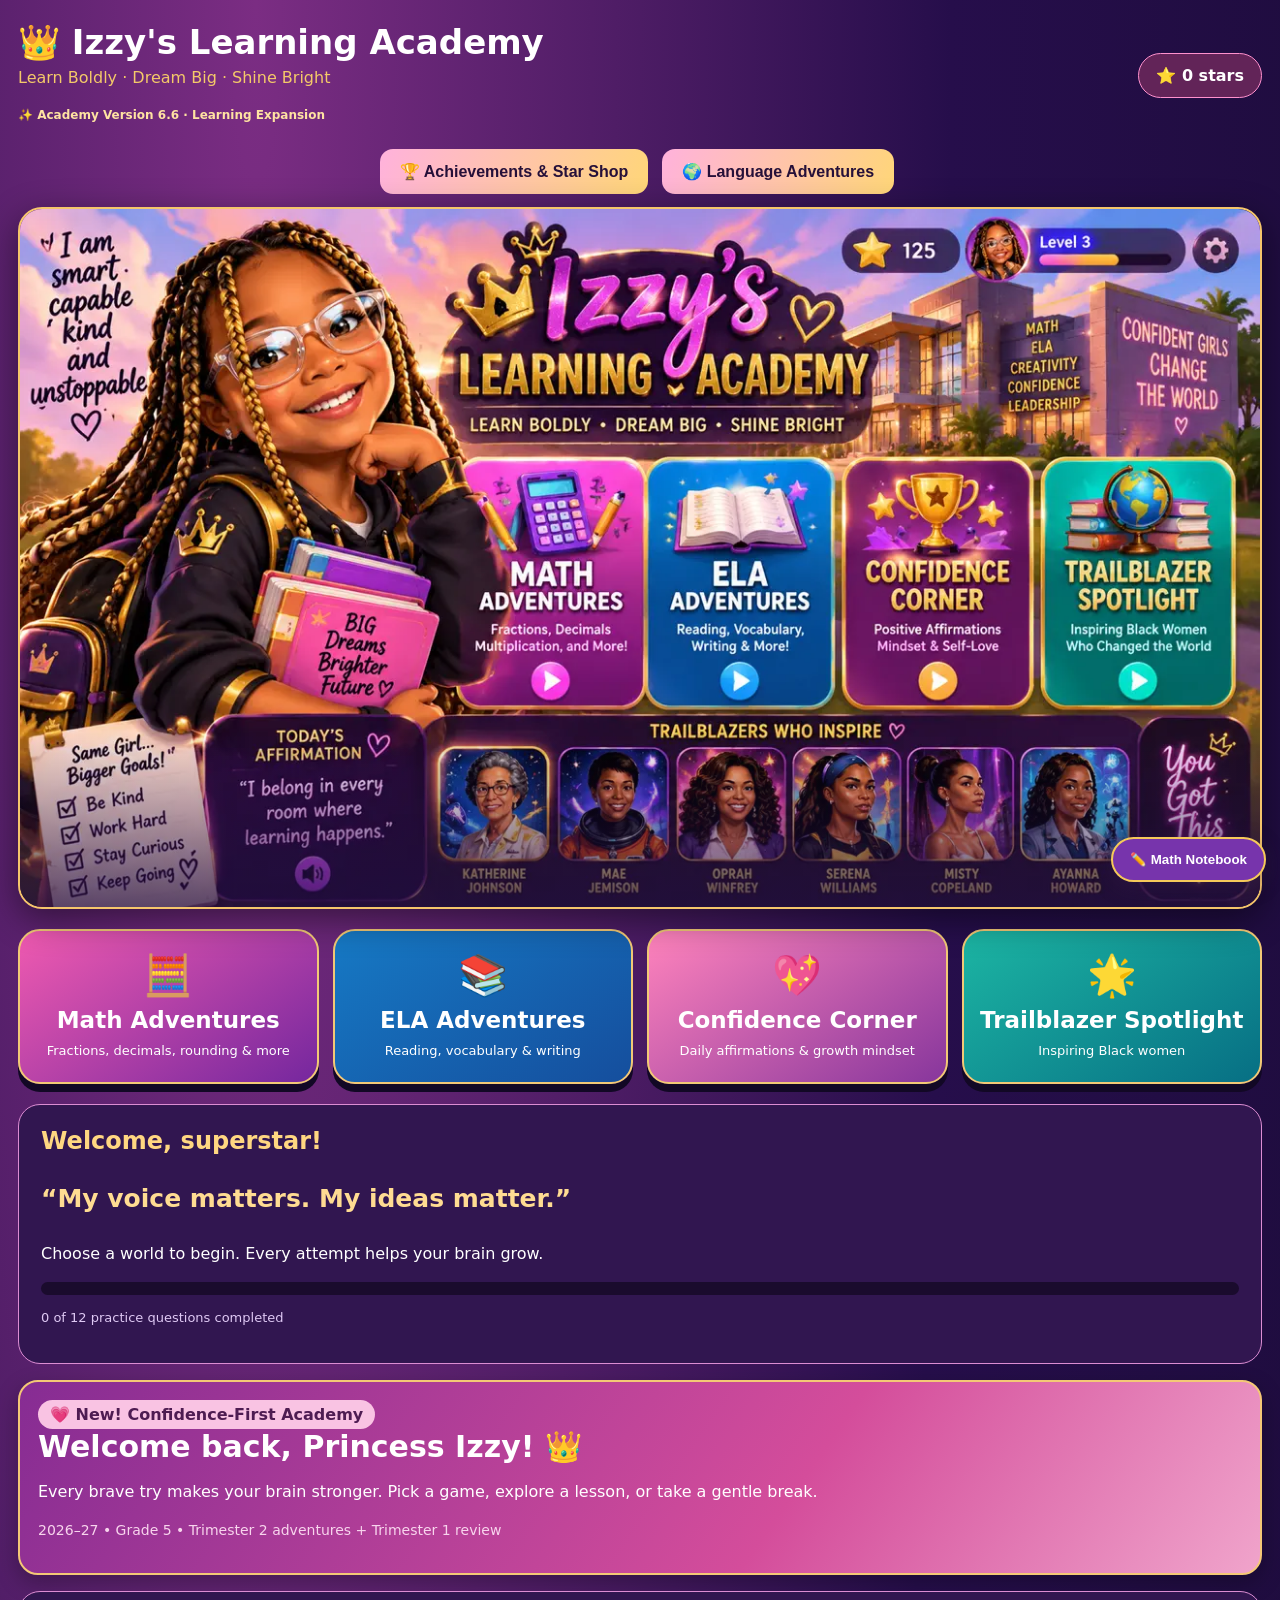
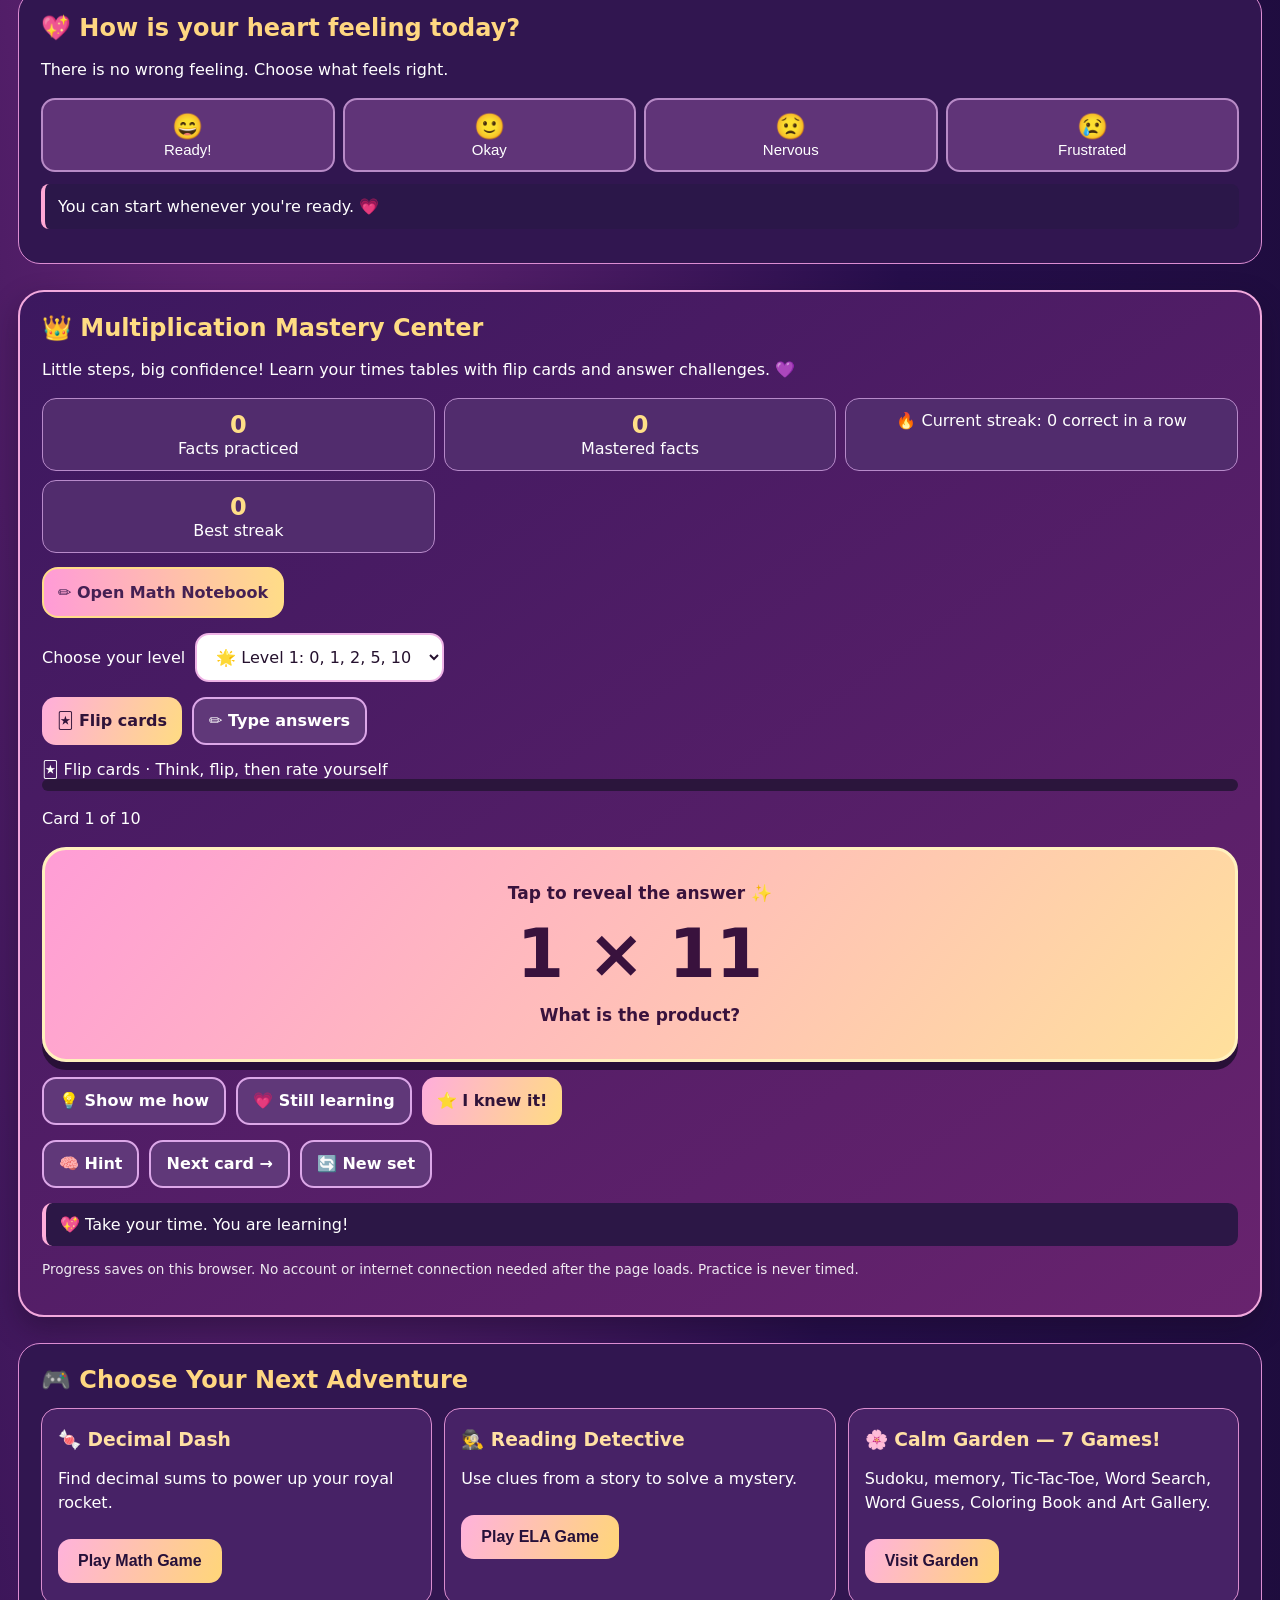
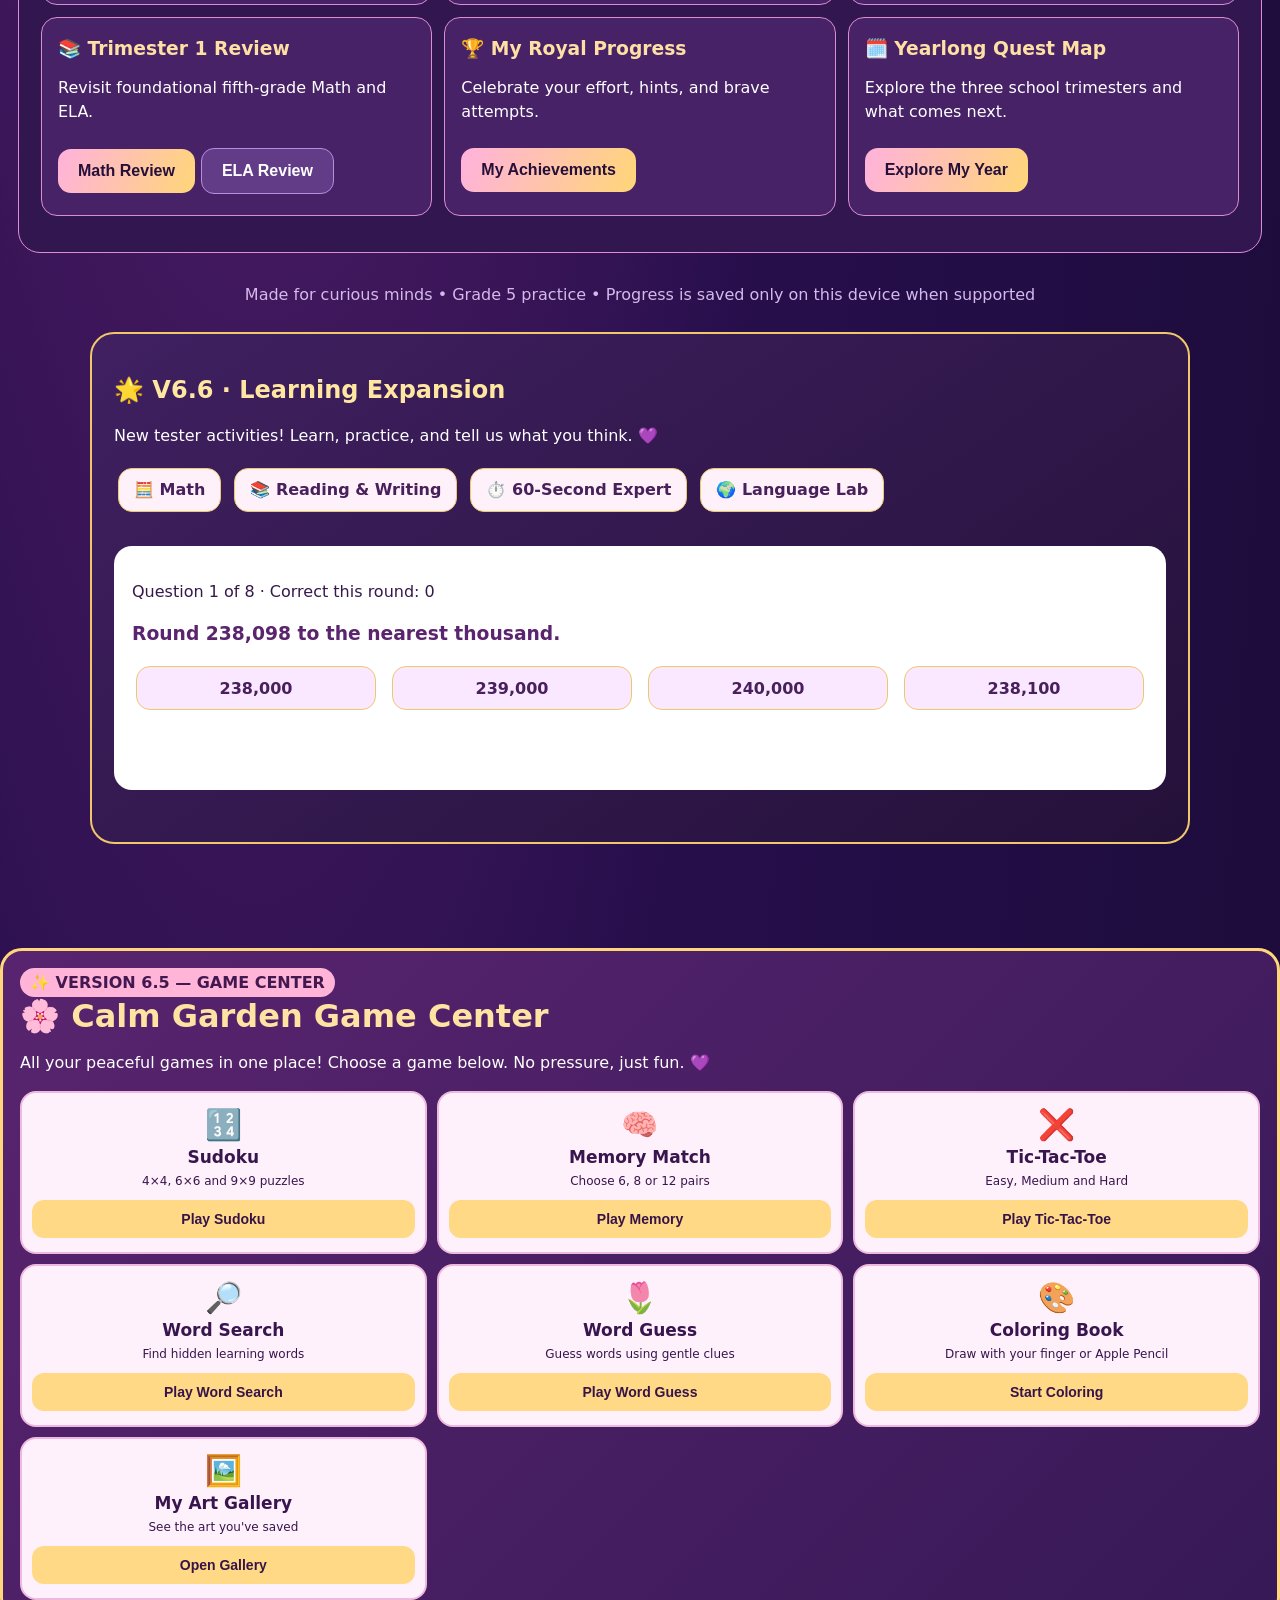
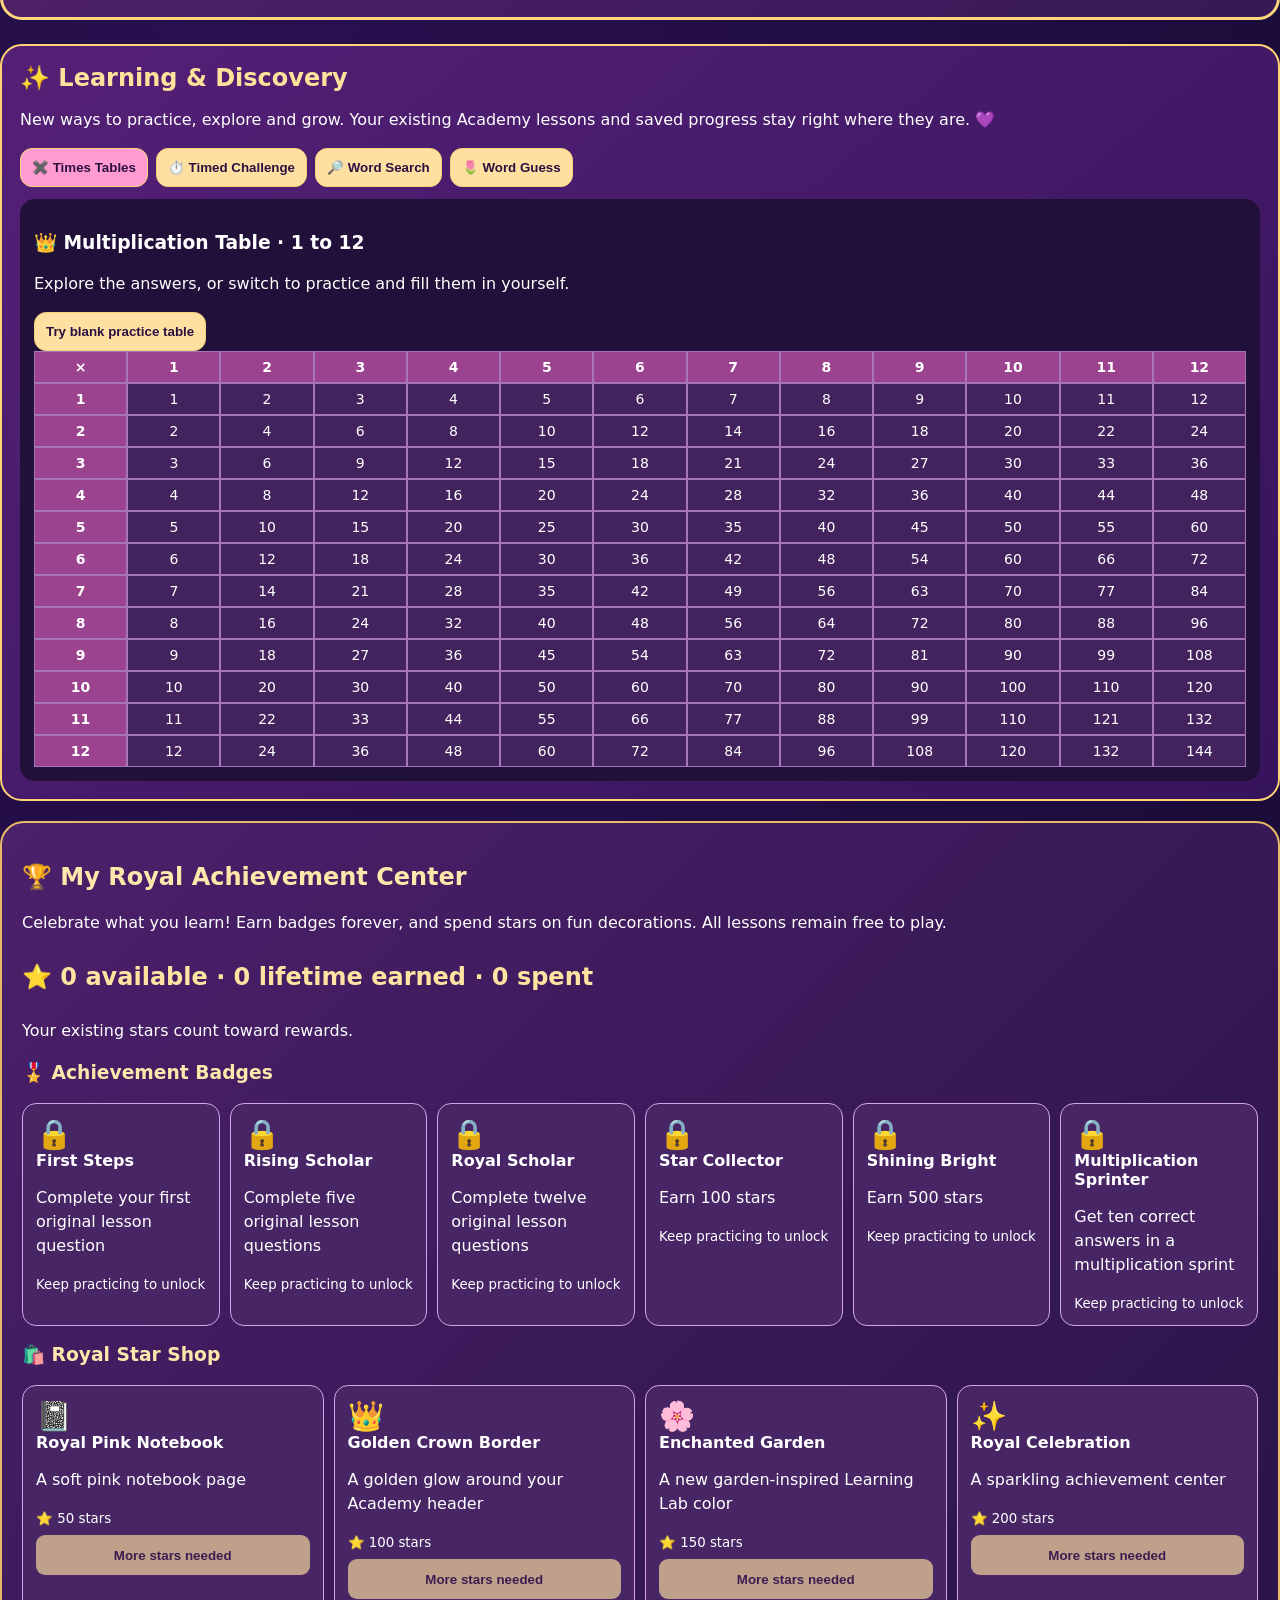
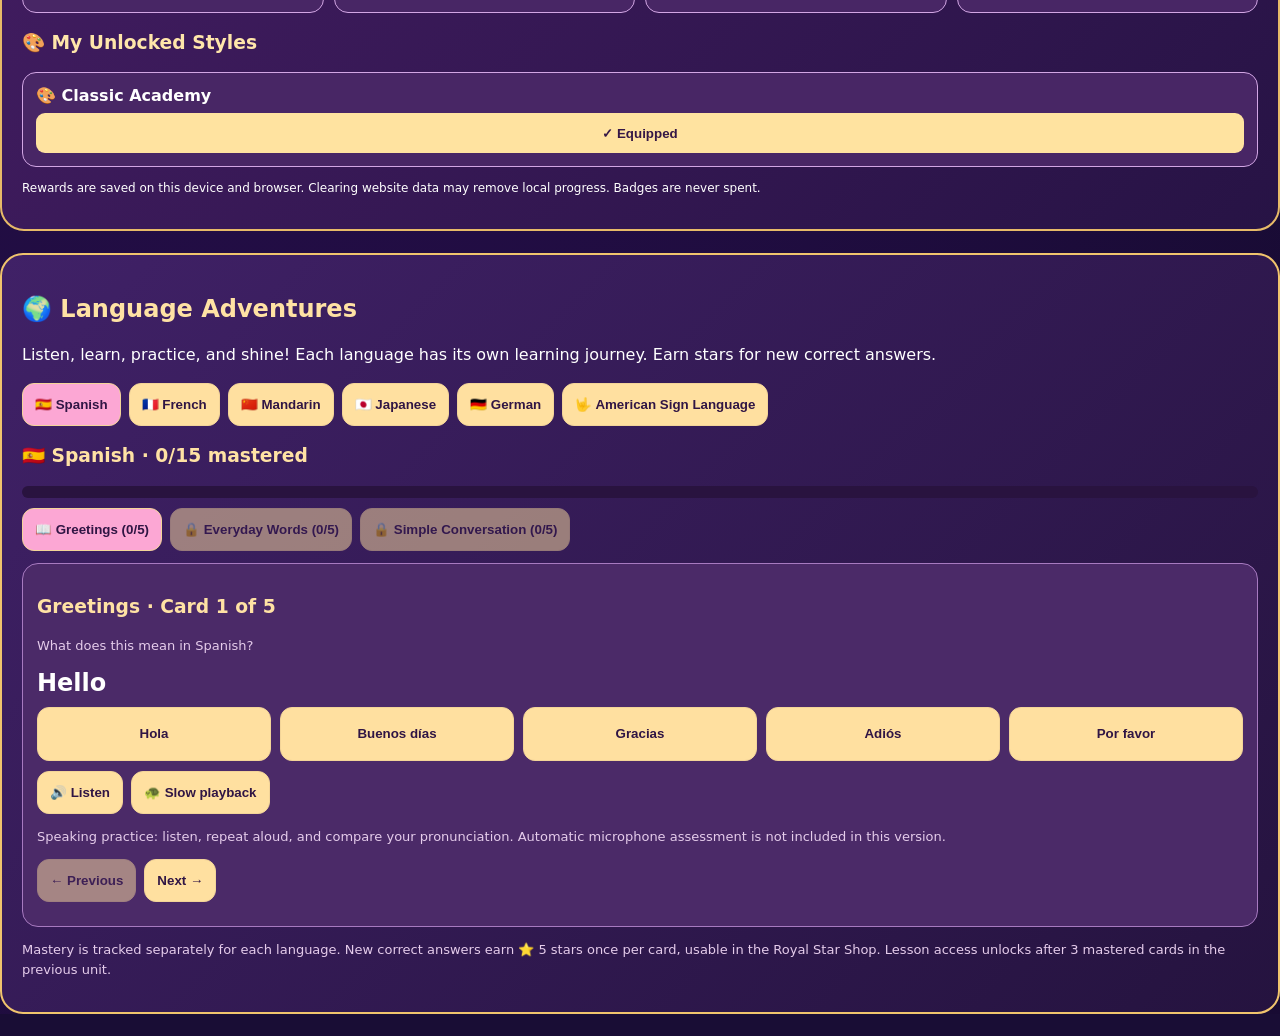
<file: index-v6.6-streak-fix.html>
<!doctype html><html lang="en"><head><meta charset="utf-8"><meta name="viewport" content="width=device-width,initial-scale=1,viewport-fit=cover"><meta name="theme-color" content="#25134e"><title>Izzy's Learning Academy · V6.6 Tester Release</title><style>
:root{font-family:system-ui,-apple-system,sans-serif;color:#fff;background:#190d35}*{box-sizing:border-box}body{margin:0;background:radial-gradient(ellipse at top,#4c237b,#1a0d36 75%);min-height:100vh}.wrap{max-width:1280px;margin:auto;padding:14px 18px 60px}header{display:flex;justify-content:space-between;align-items:center;gap:12px}h1{font-size:clamp(21px,3vw,34px);margin:8px 0 0}p{line-height:1.5}.sub{color:#f4c969;margin:4px 0 16px}.points{background:#43225d;border:1px solid #bd82e5;border-radius:40px;padding:12px 17px;font-weight:800;white-space:nowrap}.hero{position:relative;border-radius:24px;overflow:hidden;border:2px solid #f5c66b;box-shadow:0 10px 35px #0007}.hero img{width:100%;display:block}.hero .shade{position:absolute;bottom:0;left:0;right:0;height:25%;background:linear-gradient(transparent,#200e41bb)}.grid{display:grid;grid-template-columns:repeat(4,1fr);gap:14px;margin:20px 0}.tile{border:2px solid #f2c976;background:linear-gradient(145deg,#9d278f,#5b1c8a);color:white;border-radius:22px;padding:20px 13px;min-height:155px;text-align:center;cursor:pointer;box-shadow:0 8px 0 #120825;font:inherit}.tile:nth-child(2){background:linear-gradient(145deg,#1679c4,#154e9d)}.tile:nth-child(3){background:linear-gradient(145deg,#bd5387,#702277)}.tile:nth-child(4){background:linear-gradient(145deg,#1cb5a3,#076f84)}.tile b{display:block;font-size:clamp(16px,2vw,23px);margin:8px 0}.tile span{font-size:40px}.tile small{display:block;font-size:13px;line-height:1.5}.panel{background:#311650;border:1px solid #ad74cd;border-radius:22px;padding:22px;margin:14px 0}.panel h2{margin:0 0 12px;color:#ffd575}.hidden{display:none!important}.btn{background:#ffcf65;color:#261039;border:0;border-radius:13px;padding:13px 20px;font-weight:800;font-size:16px;cursor:pointer;margin:5px 6px 5px 0}.btn.secondary{background:#623c87;color:white;border:1px solid #b98ce0}.options{display:grid;grid-template-columns:repeat(2,minmax(0,1fr));gap:12px;margin:20px 0}.option{padding:16px;border:2px solid #a780c9;border-radius:14px;background:#48256d;color:white;text-align:left;font-size:19px;cursor:pointer;min-height:66px}.option:disabled{opacity:.8}.option.correct{background:#176e55;border-color:#6ce1a9}.option.wrong{background:#8b3057;border-color:#ff8d9e}.lesson{background:#1c103a;padding:17px;border-left:4px solid #ffcf65;border-radius:10px;margin:12px 0}.feedback{font-size:18px;font-weight:700;min-height:30px}.affirm{font-size:clamp(18px,3vw,25px);color:#ffdc92;font-weight:700}.tiny{font-size:13px;color:#dfc9f4}.chip{display:inline-block;border:1px solid #f3d48a;border-radius:30px;padding:7px 12px;margin:4px;color:#ffe6ad}.progress{height:13px;border-radius:30px;background:#1a0b2d;overflow:hidden}.bar{height:100%;background:linear-gradient(90deg,#ff9bce,#ffd16d);width:0;transition:width .3s}textarea{width:100%;min-height:125px;border-radius:12px;padding:15px;font-size:17px;background:#fff;color:#241235}.footer{text-align:center;color:#d5b9ec;margin-top:32px}button:focus-visible{outline:4px solid #fff} @media(max-width:760px){.grid{grid-template-columns:repeat(2,1fr)}.tile{min-height:145px}.wrap{padding:10px 12px 35px}.options{grid-template-columns:1fr}.panel{padding:17px}}@media(max-width:360px){.grid{gap:8px}.tile{padding:12px 6px}}
</style>
<style>
:root{--pink:#ff91ce;--hotpink:#ec55ac}
body{background:radial-gradient(ellipse at 20% 0%,#7b2d83,#260e4b 48%,#180b33)}
.points{border-color:var(--pink);background:#622458}
.tile:first-child{background:linear-gradient(145deg,#ef5ab0,#75279e)}
.tile:nth-child(3){background:linear-gradient(145deg,#ff83bc,#87369c)}
.panel{border-color:#dc8dd3}
.panel h2{color:#ffd781}
.btn{background:linear-gradient(110deg,#ffb2dc,#ffd678)}
.option.wrong{background:#48256d;border-color:#ffb4d7}
.v2-hero{background:linear-gradient(125deg,#862c93,#d44d9b 62%,#f0a4cb);padding:18px;border:2px solid #f4c876;border-radius:20px;margin:16px 0;box-shadow:0 8px 22px #0004}
.v2-hero h2{margin:0 0 6px;font-size:clamp(22px,3vw,30px)}
.v2-grid{display:grid;grid-template-columns:repeat(3,minmax(0,1fr));gap:12px;margin:14px 0}
.v2-card{background:#472266;border:1px solid #da8dcf;border-radius:16px;padding:16px}
.v2-card h3{margin:4px 0;color:#ffe0a4}
.v2-card button{margin-top:8px}
.v2-note{font-size:14px;color:#f8d5ed}
.v2-moods{display:grid;grid-template-columns:repeat(4,1fr);gap:8px}
.v2-moods button{background:#603478;border:2px solid #b88bc7;border-radius:14px;color:white;padding:12px 5px;font-size:15px;cursor:pointer}
.v2-moods button:focus,.v2-moods button[aria-pressed=true]{border-color:#ffd877;background:#9a3c8d}
.v2-moods strong{display:block;font-size:25px}
.v2-pill{display:inline-block;background:#f9c3e3;color:#4e1c52;border-radius:20px;padding:5px 12px;font-weight:800}
.v2-status{background:#2b1749;border-left:4px solid #ffa8d5;padding:13px;border-radius:8px;margin:12px 0}
.v2-hidden{display:none}
.v2-choices{display:grid;grid-template-columns:repeat(2,minmax(0,1fr));gap:10px}
.v2-choices button{min-height:65px}
.v2-mini{font-size:14px;color:#e6c9ec}
@media(max-width:760px){.v2-grid{grid-template-columns:1fr 1fr}.v2-moods{grid-template-columns:1fr 1fr}}
@media(max-width:450px){.v2-grid{grid-template-columns:1fr}}
</style>
<style>
#v3Center{background:linear-gradient(145deg,#3c185f,#68236e);border:2px solid #f2a9dd;border-radius:26px;padding:22px;margin:26px 0;color:white;box-shadow:0 12px 28px #17092366}#v3Center *{box-sizing:border-box}#v3Center h2{color:#ffdc83;margin:0 0 12px}#v3Center h3{color:#ffe2a0}#v3Center p{line-height:1.5}#v3Center .v3bar{display:flex;flex-wrap:wrap;gap:10px;align-items:center;margin:15px 0}#v3Center button,#v3Center select,#v3Center input{font:inherit;border-radius:14px;padding:12px 15px;min-height:48px}#v3Center button{background:linear-gradient(110deg,#ffaddc,#ffdc82);border:0;color:#301339;font-weight:750;cursor:pointer}#v3Center button.secondary{background:#603879;border:2px solid #dca7e8;color:white}#v3Center button:focus-visible,#v3Center select:focus-visible,#v3Center input:focus-visible{outline:3px solid #ffe59b;outline-offset:2px}#v3Center select,#v3Center input{background:#fff;color:#25112e;border:2px solid #efb3e6;max-width:100%}#v3Center .v3card{width:100%;min-height:215px;background:linear-gradient(130deg,#ff9dd6,#ffe09c);border:3px solid #fff1bd;border-radius:24px;color:#39123d;display:flex;flex-direction:column;justify-content:center;align-items:center;text-align:center;gap:10px;padding:22px;box-shadow:0 8px 0 #281037;margin:14px 0}#v3Center .v3card strong{font-size:clamp(35px,8vw,68px);line-height:1.2}#v3Center .v3card span{font-size:17px}#v3Center .v3stats{display:grid;grid-template-columns:repeat(3,1fr);gap:9px}#v3Center .v3stat{background:#512c6d;border:1px solid #b78aca;border-radius:14px;padding:12px 8px;text-align:center}#v3Center .v3stat strong{display:block;font-size:24px;color:#ffdf87}#v3Center .v3note{background:#2c1746;border-left:4px solid #ffaedb;padding:12px 14px;border-radius:10px;margin:12px 0}#v3Center .v3array{display:grid;grid-template-columns:repeat(var(--cols),minmax(0,26px));gap:5px;justify-content:center;margin:12px 0}#v3Center .v3dot{width:24px;height:24px;border-radius:50%;background:#ffca70;border:2px solid #fff3b7}#v3Center .v3hidden{display:none!important}#v3Center .v3progress{height:12px;background:#2b153c;border-radius:30px;overflow:hidden}#v3Center .v3progress>div{height:100%;background:linear-gradient(90deg,#ff9bd7,#ffdf82);width:0%;transition:width .2s}@media(max-width:480px){#v3Center{padding:15px}#v3Center .v3bar>*{flex:1 1 120px}#v3Center .v3stats{gap:5px}#v3Center .v3stat{font-size:12px}#v3Center .v3stat strong{font-size:20px}}
</style></head><body><main class="wrap"><header><div><h1>👑 Izzy's Learning Academy</h1><p class="sub">Learn Boldly · Dream Big · Shine Bright</p><p style="font-size:12px;color:#ffe3a2;font-weight:800">✨ Academy Version 6.6 · Learning Expansion</p></div><div class="points">⭐ <span id="points">0</span> stars</div></header><div style="text-align:center;margin:8px 0;display:flex;justify-content:center;gap:8px;flex-wrap:wrap"><button class="btn" type="button" onclick="document.getElementById('izzyRewards').scrollIntoView({behavior:'smooth'})">🏆 Achievements & Star Shop</button><button class="btn" type="button" onclick="document.getElementById('izzyLanguages').scrollIntoView({behavior:'smooth'})">🌍 Language Adventures</button></div><div id="home"><div class="hero"><img alt="Illustrated Izzy's Learning Academy with Izzy as the hero" src="[data-uri]"><div class="shade"></div></div><div class="grid"><button class="tile" onclick="openArea('math')"><span>🧮</span><b>Math Adventures</b><small>Fractions, decimals, rounding & more</small></button><button class="tile" onclick="openArea('ela')"><span>📚</span><b>ELA Adventures</b><small>Reading, vocabulary & writing</small></button><button class="tile" onclick="openArea('confidence')"><span>💖</span><b>Confidence Corner</b><small>Daily affirmations & growth mindset</small></button><button class="tile" onclick="openArea('trailblazers')"><span>🌟</span><b>Trailblazer Spotlight</b><small>Inspiring Black women</small></button></div><section class="panel"><h2>Welcome, superstar!</h2><p class="affirm" id="daily"></p><p>Choose a world to begin. Every attempt helps your brain grow.</p><div class="progress"><div id="homeProgress" class="bar"></div></div><p class="tiny" id="progressText"></p></section>
<section class="v2-hero" id="v2Welcome">
  <span class="v2-pill">💗 New! Confidence-First Academy</span>
  <h2>Welcome back, Princess Izzy! 👑</h2>
  <p>Every brave try makes your brain stronger. Pick a game, explore a lesson, or take a gentle break.</p>
  <p class="v2-note">2026–27 • Grade 5 • Trimester 2 adventures + Trimester 1 review</p>
</section>
<section class="panel" id="v2MoodPanel">
<h2>💖 How is your heart feeling today?</h2>
<p>There is no wrong feeling. Choose what feels right.</p>
<div class="v2-moods">
<button onclick="v2Mood('ready',this)"><strong>😄</strong>Ready!</button>
<button onclick="v2Mood('okay',this)"><strong>🙂</strong>Okay</button>
<button onclick="v2Mood('nervous',this)"><strong>😟</strong>Nervous</button>
<button onclick="v2Mood('upset',this)"><strong>😢</strong>Frustrated</button>
</div><div id="v2MoodResponse" class="v2-status" aria-live="polite">You can start whenever you're ready. 💗</div>
</section>
<section id="v3Center" aria-label="Multiplication Mastery Center">
<h2>👑 Multiplication Mastery Center</h2><p>Little steps, big confidence! Learn your times tables with flip cards and answer challenges. 💜</p>
<div class="v3stats"><div class="v3stat"><strong id="v3Known">0</strong>Facts practiced</div><div class="v3stat"><strong id="v3Mastered">0</strong>Mastered facts</div><div class="v3stat"><strong id="v3Streak">0</strong>Best streak</div></div>
<div class="v3bar"><label for="v3Level">Choose your level</label><select id="v3Level"><option value="easy">🌟 Level 1: 0, 1, 2, 5, 10</option><option value="middle">💗 Level 2: 3, 4, 11</option><option value="hard">👑 Level 3: 6, 7, 8, 9, 12</option><option value="all">🏆 Royal Mix: 0–12</option><option value="review">💡 Practice tricky facts</option></select></div>
<div class="v3bar"><button type="button" id="v3FlipMode">🃏 Flip cards</button><button type="button" class="secondary" id="v3TypeMode">✏️ Type answers</button></div>
<div id="v3ModeLabel" aria-live="polite">Flashcard practice · Think first, then flip!</div>
<div class="v3progress" aria-label="Session progress"><div id="v3Progress"></div></div><p id="v3Counter">Card 1 of 10</p>
<button type="button" class="v3card" id="v3Card" aria-label="Flip multiplication card"><span id="v3CardHint">Tap to reveal the answer ✨</span><strong id="v3Question">2 × 3</strong><span id="v3CardBottom">What is the product?</span></button>
<div id="v3FlipControls" class="v3bar"><button type="button" class="secondary" id="v3Help">💡 Show me how</button><button type="button" class="secondary" id="v3Again">💗 Still learning</button><button type="button" id="v3GotIt">⭐ I knew it!</button></div>
<form id="v3AnswerForm" class="v3bar v3hidden"><label for="v3Answer">Your answer:</label><input id="v3Answer" type="number" inputmode="numeric" min="0" max="144" placeholder="Type a number" required/><button type="submit">Check answer ✨</button></form>
<div class="v3bar"><button type="button" class="secondary" id="v3TypeHelp">🧠 Hint</button><button type="button" class="secondary" id="v3Next">Next card →</button><button type="button" class="secondary" id="v3New">🔄 New set</button></div>
<div id="v3Feedback" class="v3note" aria-live="polite">You can do hard things, one fact at a time. 💖</div><div id="v3Visual" aria-live="polite"></div>
<p style="font-size:.85em;opacity:.9">Progress saves on this browser. No account or internet connection needed after the page loads. Practice is never timed.</p>
</section><section class="panel" id="v2Hub">
<h2>🎮 Choose Your Next Adventure</h2>
<div class="v2-grid">
<div class="v2-card"><h3>🍬 Decimal Dash</h3><p>Find decimal sums to power up your royal rocket.</p><button class="btn" onclick="v2Start('decimal')">Play Math Game</button></div>
<div class="v2-card"><h3>🕵️ Reading Detective</h3><p>Use clues from a story to solve a mystery.</p><button class="btn" onclick="v2Start('reading')">Play ELA Game</button></div>
<div class="v2-card"><h3>🌸 Calm Garden — 7 Games!</h3><p>Sudoku, memory, Tic-Tac-Toe, Word Search, Word Guess, Coloring Book and Art Gallery.</p><button class="btn" onclick="v2Calm()">Visit Garden</button></div>
<div class="v2-card"><h3>📚 Trimester 1 Review</h3><p>Revisit foundational fifth-grade Math and ELA.</p><button class="btn" onclick="openArea('math')">Math Review</button><button class="btn secondary" onclick="openArea('ela')">ELA Review</button></div>
<div class="v2-card"><h3>🏆 My Royal Progress</h3><p>Celebrate your effort, hints, and brave attempts.</p><button class="btn" onclick="v2Progress()">My Achievements</button></div>
<div class="v2-card"><h3>🗓️ Yearlong Quest Map</h3><p>Explore the three school trimesters and what comes next.</p><button class="btn" onclick="v2Roadmap()">Explore My Year</button></div>
</div>
</section>
</div><section id="area" class="panel hidden" aria-live="polite"><button class="btn secondary" onclick="goHome()">← Home</button><h2 id="areaTitle"></h2><div id="areaContent"></div></section><footer class="footer">Made for curious minds • Grade 5 practice • Progress is saved only on this device when supported</footer></main><script>
'use strict';const STORE='izzy-academy-v1';let state={points:0,done:{}};try{const s=JSON.parse(localStorage.getItem(STORE)||'null');if(s&&typeof s.points==='number'&&s.done)state=s}catch(e){}function save(){try{localStorage.setItem(STORE,JSON.stringify(state))}catch(e){}renderStats()}function renderStats(){document.getElementById('points').textContent=state.points;let n=Object.keys(state.done).length;document.getElementById('homeProgress').style.width=Math.min(100,n/12*100)+'%';document.getElementById('progressText').textContent=n+' of 12 practice questions completed'}
const affirmations=['I am smart, capable, kind, and unstoppable.','My voice matters. My ideas matter.','Mistakes help my brain grow stronger.','I belong in every room where learning happens.','I can learn hard things one step at a time.'];document.getElementById('daily').textContent='“'+affirmations[Math.floor(Date.now()/86400000)%affirmations.length]+'”';renderStats();
const math=[{q:'5 × 9/10 = ?',a:['4 1/2','5 9/10','3 1/2','9/50'],c:0,lesson:'Multiply the whole number by the numerator: 5 × 9 = 45. Keep the denominator 10. 45/10 = 4 1/2.',hint:'Think: 45 tenths.'},{q:'3 7/12 + 5 11/12 = ?',a:['8 6/12','9 1/2','9 2/12','8 1/2'],c:1,lesson:'Add wholes: 3 + 5 = 8. Add fractions: 18/12 = 1 1/2. Total = 9 1/2.',hint:'18/12 contains one extra whole.'},{q:'Round 238,098 to the nearest 10,000.',a:['230,000','238,000','240,000','200,000'],c:2,lesson:'The thousands digit is 8. Since 8 ≥ 5, round the ten-thousands digit up.',hint:'Look at the 8 in the thousands place.'},{q:'A school needs at least 8,000 sheets. Each pack has 495. How many packs?',a:['15','16','17','18'],c:2,lesson:'16 × 495 = 7,920, which is not enough. 17 packs provide 8,415 sheets.',hint:'Check whether 16 packs actually reach 8,000.'},{q:'What is 0.6 + 0.35?',a:['0.41','0.95','0.65','0.935'],c:1,lesson:'Line up decimal points: 0.60 + 0.35 = 0.95.',hint:'Rewrite 0.6 as 0.60.'},{q:'What is the volume of a box 4 × 3 × 5 units?',a:['12','20','60','35'],c:2,lesson:'Volume = length × width × height = 4 × 3 × 5 = 60 cubic units.',hint:'Multiply all three dimensions.'}];
const ela=[{q:'Read: “Maya practiced her speech every night. On Friday she spoke confidently.” What helped Maya feel confident?',a:['She skipped practice','She practiced often','She forgot her speech','She stayed home'],c:1,lesson:'Look for text evidence. Practicing every night prepared Maya to speak confidently.',hint:'What did Maya do every night?'},{q:'Which word is closest in meaning to “determined”?',a:['Persistent','Sleepy','Confused','Careless'],c:0,lesson:'Determined means committed to reaching a goal, even when it is difficult.',hint:'Think about not giving up.'},{q:'Choose the sentence with correct punctuation.',a:['Wow that was amazing.','Wow, that was amazing!','wow, That was amazing','Wow that, was amazing!'],c:1,lesson:'An interjection such as “Wow” can be followed by a comma. An exclamation mark shows excitement.',hint:'Look for the comma and ending punctuation.'},{q:'Which sentence has the clearest main idea?',a:['Dogs have tails.','Many animals make wonderful pets because they offer companionship.','My dog is brown.','Some cats nap.'],c:1,lesson:'A main idea expresses the big point. Supporting details give examples.',hint:'Which sentence could be supported by several details?'},{q:'What is the past tense of “teach”?',a:['Teached','Teaching','Taught','Teaches'],c:2,lesson:'Teach is an irregular verb. Its past tense is taught.',hint:'It is not made by simply adding -ed.'},{q:'Which transition best shows a result? “She studied hard; ___, she passed the test.”',a:['however','meanwhile','therefore','before'],c:2,lesson:'Therefore shows that one event happened as a result of another.',hint:'Find the word that means “as a result.”'}];
let current=[],mode='',index=0,selected=false;function show(content,title){document.getElementById('home').classList.add('hidden');document.getElementById('area').classList.remove('hidden');document.getElementById('areaTitle').textContent=title;document.getElementById('areaContent').innerHTML=content;window.scrollTo({top:0,behavior:'smooth'})}function goHome(){document.getElementById('area').classList.add('hidden');document.getElementById('home').classList.remove('hidden');renderStats();window.scrollTo({top:0,behavior:'smooth'})}function openArea(area){if(area==='math'||area==='ela'){mode=area;current=area==='math'?math:ela;index=0;renderQuestion();return}if(area==='confidence'){show('<p class="affirm">“'+affirmations[Math.floor(Date.now()/86400000)%affirmations.length]+'”</p><div class="lesson">Say it aloud three times. Then name one thing you are proud of learning today.</div><textarea aria-label="Write something you are proud of" placeholder="Today I am proud that I..."></textarea><p class="tiny">Your writing stays on this page and is not submitted anywhere.</p>','💖 Confidence Corner');return}show('<p>Meet inspiring women whose curiosity, courage, and hard work helped change the world.</p><div class="lesson"><h3>🚀 Mae Jemison</h3><p>Engineer, physician, and the first Black woman to travel into space.</p></div><div class="lesson"><h3>🧮 Katherine Johnson</h3><p>Mathematician whose calculations helped NASA plan important space missions.</p></div><div class="lesson"><h3>🔬 Dr. Ayanna Howard</h3><p>Roboticist and engineer who develops technology to help people.</p></div><div class="lesson"><h3>📖 Toni Morrison</h3><p>Nobel Prize–winning novelist whose writing shaped American literature.</p></div><p class="affirm">Your dreams deserve space to grow.</p>','🌟 Trailblazer Spotlight')}
function renderQuestion(){selected=false;if(index>=current.length){show('<p class="affirm">🏆 You finished this adventure!</p><p>Great work! Your effort is what makes you stronger.</p><button class="btn" onclick="restart()">Play again</button>','Adventure Complete');return}const x=current[index];const title=(mode==='math'?'🧮 Math Adventures':'📚 ELA Adventures');show('<p class="tiny">Question '+(index+1)+' of '+current.length+'</p><div class="progress"><div class="bar" style="width:'+((index)/current.length*100)+'%"></div></div><div class="lesson"><b>Learn it:</b> '+(mode==='math'?'Think through each step before choosing.':'Read carefully and look for clues in the words.')+'</div><h2>'+x.q+'</h2><div class="options" id="answers">'+x.a.map((v,i)=>'<button class="option" onclick="answer('+i+')">'+String.fromCharCode(65+i)+'. '+v+'</button>').join('')+'</div><button class="btn secondary" id="hintBtn" onclick="showHint()">💡 Hint</button><p id="hint" class="tiny"></p><p class="feedback" id="feedback" aria-live="polite"></p><div id="explain"></div>',title)}function showHint(){document.getElementById('hint').textContent=current[index].hint}function answer(choice){if(selected)return;selected=true;const x=current[index],correct=choice===x.c;const buttons=[...document.querySelectorAll('.option')];buttons.forEach((b,i)=>{b.disabled=true;if(i===x.c)b.classList.add('correct');if(i===choice&&!correct)b.classList.add('wrong')});const id=mode+'-'+index;if(correct&&!state.done[id]){state.points+=100;state.done[id]=true;save()}document.getElementById('feedback').textContent=correct?'✨ Correct! '+(state.done[id]?'Great thinking!':''):'Not quite. Every mistake is a chance to learn!';document.getElementById('explain').innerHTML='<div class="lesson"><b>How it works:</b> '+x.lesson+'</div><button class="btn" onclick="next()">'+(index===current.length-1?'Finish adventure 🏆':'Next question →')+'</button>'}function next(){index++;renderQuestion()}function restart(){index=0;renderQuestion()}
</script>
<script>
/* Version 2: works entirely offline once loaded; progress is local to this browser. */
const V2KEY='izzy-academy-v2';
let v2={attempts:0,hints:0,completions:0,earned:0,moods:[],games:{}};
try{const saved=JSON.parse(localStorage.getItem(V2KEY)||'null');if(saved&&typeof saved.attempts==='number')v2=Object.assign(v2,saved)}catch(e){}
function v2Save(){try{localStorage.setItem(V2KEY,JSON.stringify(v2))}catch(e){}}
function v2Award(n){v2.earned+=n;state.points+=n;save();v2Save()}
function v2Mood(m,btn){
 document.querySelectorAll('.v2-moods button').forEach(b=>b.setAttribute('aria-pressed',String(b===btn)));
 const lines={ready:'Your curiosity is your superpower! Pick an adventure and have fun. 🌟',okay:'One small step is enough. How about a quick game to warm up? 💗',nervous:'You do not have to know everything yet. Hints are always here for you. 💕',upset:'Your feelings matter, Izzy. You can take a break, ask a grown-up for help, or try an easier activity. 🌷'};
 document.getElementById('v2MoodResponse').textContent=lines[m];
 v2.moods.push({day:new Date().toISOString().slice(0,10),mood:m});v2Save();
}
const v2Games={
 decimal:{name:'🍬 Decimal Dash',intro:'Help the royal rocket collect stars! Line up the decimal points.',qs:[
 {q:'0.4 + 0.35 = ?',a:['0.39','0.75','0.435','0.85'],c:1,h:'Write 0.4 as 0.40.',why:'0.40 + 0.35 = 0.75.'},
 {q:'1.25 + 0.5 = ?',a:['1.30','1.75','1.70','2.25'],c:1,h:'Rewrite 0.5 as 0.50.',why:'1.25 + 0.50 = 1.75.'},
 {q:'2.8 − 0.6 = ?',a:['2.2','2.4','3.4','1.8'],c:0,h:'Subtract the tenths: 8 tenths minus 6 tenths.',why:'2.8 − 0.6 = 2.2.'},
 {q:'Round 6.47 to the nearest tenth.',a:['6.4','6.5','6.0','7.0'],c:1,h:'Look at the hundredths digit: 7.',why:'The hundredths digit 7 rounds the tenths digit 4 up to 5.'}
 ]},
 reading:{name:'🕵️ Reading Detective',intro:'Read carefully. The best detectives use evidence!',qs:[
 {q:'“Amara rehearsed her presentation each afternoon. On Friday, she spoke clearly to her class.” What helped Amara?',a:['Skipping class','Practicing often','Forgetting notes','Talking faster'],c:1,h:'What did Amara do each afternoon?',why:'The text says Amara rehearsed each afternoon. That practice helped her speak clearly.'},
 {q:'Which detail best supports the idea that Nia is generous?',a:['She wears blue shoes.','She shared her lunch with a friend.','She likes the rain.','She owns a bicycle.'],c:1,h:'Generous people give or share.',why:'Sharing lunch is evidence of generosity.'},
 {q:'Which word means almost the same as “persistent”?',a:['Determined','Sleepy','Careless','Silent'],c:0,h:'Think about someone who keeps trying.',why:'Persistent means continuing even when something is difficult.'},
 {q:'Which transition shows a result?',a:['However','Meanwhile','Therefore','Before'],c:2,h:'Which means “as a result”?',why:'Therefore introduces a result or conclusion.'}
 ]}
};
let v2Session=null;
function v2Start(kind){v2Session={kind,i:0,tries:0,hint:false};v2Draw()}
function v2Draw(){
 const s=v2Session,g=v2Games[s.kind],q=g.qs[s.i];
 show('<p class="v2-pill">Game '+(s.i+1)+' of '+g.qs.length+'</p><p>'+g.intro+'</p><div class="lesson"><h3>'+q.q+'</h3></div><div class="options">'+q.a.map((a,i)=>'<button class="option" onclick="v2Guess('+i+')">'+String.fromCharCode(65+i)+'. '+a+'</button>').join('')+'</div><button class="btn secondary" onclick="v2Hint()">💡 Show a hint</button><button class="btn secondary" onclick="v2Calm()">🌸 Take a break</button><div id="v2GameFeedback" class="v2-status" aria-live="polite">Take your time. You can try again! 💗</div>',g.name);
}
function v2Hint(){
 const q=v2Games[v2Session.kind].qs[v2Session.i];
 document.getElementById('v2GameFeedback').textContent='💡 '+q.h;
 if(!v2Session.hint){v2Session.hint=true;v2.hints++;v2Save()}
}
function v2Guess(i){
 const s=v2Session,q=v2Games[s.kind].qs[s.i];v2.attempts++;v2Save();
 const box=document.getElementById('v2GameFeedback');
 if(i!==q.c){
 s.tries++;box.innerHTML='<b>Good try, Izzy! 💗</b><p>Let’s think about it together: '+q.h+'</p><p>You can choose another answer, or take a break. No rush.</p>';
 return;
 }
 document.querySelectorAll('#areaContent .option').forEach(b=>b.disabled=true);
 const id=s.kind+'-'+s.i;
 if(!v2.games[id]){v2.games[id]=true;v2Award(10)}
 v2.completions++;v2Save();
 box.innerHTML='<b>🌟 You solved it! Great thinking!</b><p>'+q.why+'</p><p>'+ (s.tries?'You kept trying even when it was tricky. That matters!':'You took on a new challenge!')+'</p><button class="btn" onclick="v2Next()">'+(s.i===v2Games[s.kind].qs.length-1?'Finish Game 🏆':'Next Challenge →')+'</button>';
}
function v2Next(){v2Session.i++;const g=v2Games[v2Session.kind];if(v2Session.i>=g.qs.length){show('<p class="affirm">🏆 Adventure completed!</p><p>You earned stars for new challenges. You can always come back and play again.</p><button class="btn" onclick="v2Start(\''+v2Session.kind+'\')">Play Again</button><button class="btn secondary" onclick="goHome()">Home</button>',g.name);return}v2Session.tries=0;v2Session.hint=false;v2Draw()}
function v2Calm(){show('<p class="affirm">🌷 Welcome to your Calm Garden</p><p>There is nothing you need to finish right now.</p><div class="lesson"><h3>Flower Breathing 🌸</h3><p>Imagine smelling a flower: breathe in gently for 3 counts. Breathe out slowly for 4 counts. Repeat a few times if it feels good.</p></div><p>“I can take a break and come back when I am ready.”</p><button class="btn" onclick="goHome()">💗 Back to My Academy</button>','🌸 Calm Garden')}
function v2Progress(){show('<p class="affirm">Every brave try counts! ⭐</p><div class="v2-grid"><div class="v2-card"><h3>'+v2.attempts+'</h3>Game attempts</div><div class="v2-card"><h3>'+v2.hints+'</h3>Hints used</div><div class="v2-card"><h3>'+Object.keys(v2.games).length+'</h3>New challenges solved</div></div><p class="v2-mini">⭐ '+state.points+' total stars, including existing academy stars. Stars from games are earned once per new challenge.</p><p>We celebrate effort and progress, not speed or perfection.</p>','🏆 My Royal Progress')}
function v2Roadmap(){show('<p>Welcome to your 2026–27 fifth-grade learning journey! This is an academy planning guide, not an official daily school assignment list.</p><div class="lesson"><h3>🌟 Trimester 1 — Review</h3><p>Place value, rounding, decimal basics, multiplication, reading comprehension, vocabulary and writing foundations.</p><button class="btn secondary" onclick="openArea(\'math\')">Review Math</button></div><div class="lesson"><h3>💗 Trimester 2 — Now Exploring</h3><p>Fraction and decimal operations, expressions, evidence-based reading, informational texts and organized writing.</p><button class="btn" onclick="v2Start(\'decimal\')">Play Decimal Dash</button><button class="btn secondary" onclick="v2Start(\'reading\')">Reading Detective</button></div><div class="lesson"><h3>👑 Trimester 3 — Coming Next</h3><p>Volume, geometry, measurement, research, essays, and fifth-grade mastery challenges.</p></div>','🗓️ My Yearlong Quest Map')}
/* Gentle retry experience for original Math and ELA review questions. */
function answer(choice){
 if(selected)return;
 const x=current[index],correct=choice===x.c,id=mode+'-'+index;
 v2.attempts++;v2Save();
 const feedback=document.getElementById('feedback'),explain=document.getElementById('explain');
 if(!correct){
  feedback.textContent='💗 Nice try! You can try again. Let’s use a clue.';
  explain.innerHTML='<div class="lesson"><b>Hint:</b> '+x.hint+'</div><button class="btn secondary" onclick="showHint()">💡 Show hint above</button><button class="btn secondary" onclick="v2Calm()">🌸 Take a break</button>';
  return;
 }
 selected=true;
 document.querySelectorAll('.option').forEach((b,i)=>{b.disabled=true;if(i===x.c)b.classList.add('correct')});
 if(!state.done[id]){state.points+=100;state.done[id]=true;save()}
 v2.completions++;v2Save();
 feedback.textContent='✨ You figured it out! Your effort paid off.';
 explain.innerHTML='<div class="lesson"><b>How it works:</b> '+x.lesson+'</div><button class="btn" onclick="next()">'+(index===current.length-1?'Finish adventure 🏆':'Next question →')+'</button>';
}
const oldShowHint=showHint;
showHint=function(){oldShowHint();v2.hints++;v2Save()};
</script>
<script>
(function(){'use strict';
const $=id=>document.getElementById(id), KEY='izzy-academy-multiplication-v3';
let db={facts:{},best:0};try{const p=JSON.parse(localStorage.getItem(KEY));if(p&&typeof p==='object')db={facts:p.facts||{},best:p.best||0}}catch(e){}
let mode='flip',deck=[],idx=0,flipped=false,answered=false,streak=0;
const levels={easy:[0,1,2,5,10],middle:[3,4,11],hard:[6,7,8,9,12],all:Array.from({length:13},(_,i)=>i)};
const key=(a,b)=>[Math.min(a,b),Math.max(a,b)].join('x');
function save(){try{localStorage.setItem(KEY,JSON.stringify(db))}catch(e){}stats()}
function stats(){const f=Object.values(db.facts);$('v3Known').textContent=f.length;$('v3Mastered').textContent=f.filter(x=>x.right>=3&&x.right>=x.wrong*2).length;$('v3Streak').textContent=db.best}
function record(ok){const q=deck[idx],k=key(q.a,q.b);if(!db.facts[k])db.facts[k]={right:0,wrong:0};db.facts[k][ok?'right':'wrong']++;streak=ok?streak+1:0;db.best=Math.max(db.best,streak);save();showCurrentStreak()}
function showCurrentStreak(){let e=$('v3CurrentStreak');if(!e){e=document.createElement('div');e.id='v3CurrentStreak';e.className='v3stat';e.setAttribute('aria-live','polite');$('v3Streak').parentElement.insertAdjacentElement('beforebegin',e)}e.textContent='🔥 Current streak: '+streak+' correct in a row'}
function shuffle(a){for(let i=a.length-1;i>0;i--){const j=Math.floor(Math.random()*(i+1));[a[i],a[j]]=[a[j],a[i]]}return a}
function makeDeck(){let level=$('v3Level').value, pool=[];for(let a=0;a<=12;a++)for(let b=a;b<=12;b++){if(level==='review'){const f=db.facts[key(a,b)];if(f&&f.wrong>0&&f.right<3+f.wrong)pool.push({a,b})}else if((levels[level]||levels.easy).includes(a)||(levels[level]||levels.easy).includes(b))pool.push({a,b})}
if(!pool.length&&level==='review'){pool=[{a:5,b:5},{a:5,b:6},{a:7,b:10}];$('v3Feedback').textContent='🌸 Here are some starter review facts. More will appear as you practice.'}
const priority=pool.filter(q=>{const f=db.facts[key(q.a,q.b)];return f&&f.wrong>0&&f.right<3+f.wrong});deck=shuffle(priority).slice(0,4);const other=shuffle(pool.filter(q=>!deck.some(d=>d.a===q.a&&d.b===q.b)));deck.push(...other.slice(0,10-deck.length));shuffle(deck);idx=0;render()}
function render(){missedCurrentQuestion=false;showCurrentStreak();if(idx>=deck.length){$('v3Counter').textContent='Set complete! 🏆';$('v3Question').textContent='✨ Great work!';$('v3CardHint').textContent='You showed up and practiced!';$('v3CardBottom').textContent='Tap New set to keep growing.';$('v3Feedback').textContent='👑 Your effort matters more than getting everything right.';$('v3Progress').style.width='100%';$('v3AnswerForm').classList.add('v3hidden');$('v3FlipControls').classList.add('v3hidden');return}
flipped=false;answered=false;const q=deck[idx];$('v3Question').textContent=q.a+' × '+q.b;$('v3CardHint').textContent=mode==='flip'?'Tap to reveal the answer ✨':'Think it through, then type below ✏️';$('v3CardBottom').textContent='What is the product?';$('v3Counter').textContent='Card '+(idx+1)+' of '+deck.length;$('v3Progress').style.width=(idx/deck.length*100)+'%';$('v3FlipControls').classList.toggle('v3hidden',mode!=='flip');$('v3AnswerForm').classList.toggle('v3hidden',mode!=='type');$('v3Answer').value='';$('v3Answer').disabled=false;$('v3Feedback').textContent='💖 Take your time. You are learning!';$('v3Visual').replaceChildren();$('v3ModeLabel').textContent=mode==='flip'?'🃏 Flip cards · Think, flip, then rate yourself':'✏️ Type answers · Try, get a hint, and learn';}
function reveal(){if(mode!=='flip'||idx>=deck.length)return;const q=deck[idx];flipped=!flipped;$('v3Question').textContent=flipped?q.a*q.b:q.a+' × '+q.b;$('v3CardHint').textContent=flipped?'⭐ The answer is...':'Tap to reveal the answer ✨';$('v3CardBottom').textContent=flipped?q.a+' groups of '+q.b+' = '+q.a*q.b:'What is the product?'}
function visual(){if(idx>=deck.length)return;const {a,b}=deck[idx];let html='<div class="v3note"><strong>💡 Let’s break it down:</strong><p>'+a+' groups of '+b+' means '+a+' × '+b+'.</p>';if(a<=8&&b<=12){html+='<div class="v3array" style="--cols:'+Math.max(1,b)+'" aria-label="'+a+' rows of '+b+' dots">';for(let i=0;i<a*b;i++)html+='<span class="v3dot"></span>';html+='</div>'}html+='<p>'+ (a===0?'Zero groups make zero.':Array(a).fill(b).join(' + ')+' = '+(a*b))+'</p><strong>Answer: '+(a*b)+'</strong></div>';$('v3Visual').innerHTML=html}
$('v3Card').addEventListener('click',reveal);$('v3Help').addEventListener('click',visual);$('v3TypeHelp').addEventListener('click',visual);
$('v3Again').addEventListener('click',()=>{if(idx>=deck.length)return;if(!flipped)reveal();if(!answered){answered=true}$('v3Feedback').textContent='💗 That is okay! We will practice this fact again.';visual()});
$('v3GotIt').addEventListener('click',()=>{if(idx>=deck.length)return;if(!flipped){$('v3Feedback').textContent='Flip the card to check your answer first 💜';return}if(!answered){answered=true}$('v3Feedback').textContent='🌟 Great practice! For a scored streak, try Type Answers mode.'});
let missedCurrentQuestion=false;
$('v3AnswerForm').addEventListener('submit',e=>{e.preventDefault();if(idx>=deck.length||answered)return;const q=deck[idx],value=Number($('v3Answer').value);if($('v3Answer').value.trim()==='')return;if(value===q.a*q.b){if(!missedCurrentQuestion)record(true);else save();answered=true;$('v3Answer').disabled=true;$('v3Feedback').textContent='🎉 Yes! '+q.a+' × '+q.b+' = '+value+'. You did it!'+(missedCurrentQuestion?' Keep practicing to build your streak!':'')}else{if(!missedCurrentQuestion){record(false);missedCurrentQuestion=true}$('v3Feedback').textContent='💗 Good try! Look at the hint and try again.';visual();$('v3Answer').select()}});
$('v3Next').addEventListener('click',()=>{if(idx>=deck.length){makeDeck();return}if(!answered&&mode==='type'&&!missedCurrentQuestion){record(false)}idx++;render()});$('v3New').addEventListener('click',makeDeck);$('v3Level').addEventListener('change',makeDeck);
$('v3FlipMode').addEventListener('click',()=>{mode='flip';$('v3FlipMode').classList.remove('secondary');$('v3TypeMode').classList.add('secondary');makeDeck()});$('v3TypeMode').addEventListener('click',()=>{mode='type';$('v3TypeMode').classList.remove('secondary');$('v3FlipMode').classList.add('secondary');makeDeck()});
stats();makeDeck();
})();
</script><style>
#royalLaunch{position:fixed;right:14px;bottom:18px;z-index:10000;background:#7734ac;color:white;border:2px solid #f5c95a;border-radius:30px;padding:13px 17px;font-weight:800;box-shadow:0 5px 20px #321a4770;cursor:pointer}#royalNotebook{position:fixed;z-index:10001;top:15%;left:5%;width:min(420px,90vw);height:490px;background:#fffaf0;border:3px solid #a65fcb;border-radius:17px;box-shadow:0 15px 45px #28163b88;display:none;overflow:hidden;flex-direction:column;touch-action:auto}#royalNotebook.expanded{inset:2vh 2vw;width:96vw;height:95vh}#royalHead{background:#7734ac;color:white;padding:11px;display:flex;align-items:center;gap:8px;touch-action:none;cursor:move}#royalHead strong{flex:1;font-size:15px}#royalHead button,#royalTools button{border:1px solid #caa7e0;border-radius:8px;padding:7px 9px;background:white;color:#54216e;font-weight:700}#royalTools{padding:8px;display:flex;flex-wrap:wrap;gap:6px;background:#f2e4fc}#royalTools button.active{background:#7436aa;color:white}#royalPaper{position:relative;flex:1;min-height:0;background-color:#fffdf8;background-image:repeating-linear-gradient(to bottom,transparent 0px,transparent 29px,#a7c9ed 30px);overflow:hidden}#royalPaper.graph{background-image:linear-gradient(#c4d7ed 1px,transparent 1px),linear-gradient(90deg,#c4d7ed 1px,transparent 1px);background-size:25px 25px}#royalCanvas{width:100%;height:100%;display:block;touch-action:none;cursor:crosshair}#royalNote{font-size:11px;padding:5px 10px;color:#58346d;background:#f7e9fa}@media(max-width:600px){#royalNotebook{top:11%;left:3%;width:94vw;height:65vh}#royalHead button{padding:6px}}
</style>
<button id="royalLaunch" type="button" aria-label="Open Royal Math Notebook">✏️ Math Notebook</button>
<section id="royalNotebook" role="dialog" aria-label="Izzy's Royal Math Notebook">
 <div id="royalHead"><strong>👑 Izzy's Royal Math Notebook</strong><button type="button" id="royalExpand">⛶ Expand</button><button type="button" id="royalClose">✕</button></div>
 <div id="royalTools"><button id="royalPen" class="active" type="button">✏️ Pencil</button><button id="royalErase" type="button">🧽 Eraser</button><button id="royalUndo" type="button">↶ Undo</button><button id="royalLines" class="active" type="button">☰ Lined</button><button id="royalGraph" type="button">▦ Graph</button><button id="royalClear" type="button">🗑 Clear</button></div>
 <div id="royalReadTools" style="padding:9px;background:#fff1fc;color:#46245d;display:flex;flex-wrap:wrap;align-items:center;gap:7px">
 <button type="button" id="royalRead" style="padding:9px;border-radius:9px;background:#7636aa;color:white;font-weight:700">🔍 Read My Answer</button>
 <label for="royalRecognized" style="font-size:12px">Confirm answer:</label><input id="royalRecognized" type="number" inputmode="numeric" aria-label="Confirm recognized handwritten answer" style="width:85px;padding:8px;border:2px solid #ad7fca;border-radius:8px">
 <button type="button" id="royalUse" style="padding:9px;border-radius:9px;background:#ffd477;color:#422054;font-weight:800">✨ Use My Answer</button>
 <span id="royalReadStatus" role="status" style="font-size:12px;width:100%">Write your final answer clearly, then tap Read My Answer.</span>
 </div>
 <div id="royalPaper"><canvas id="royalCanvas" aria-label="Handwriting canvas for finger or Apple Pencil"></canvas></div>
 <div id="royalNote">Write with your finger or Apple Pencil. Your work saves on this device. 💜</div>
</section>
<script>
(()=>{'use strict';
const $=id=>document.getElementById(id),panel=$('royalNotebook'),canvas=$('royalCanvas'),paper=$('royalPaper'),ctx=canvas.getContext('2d');
let strokes=[],current=null,eraser=false,drag=null,expanded=false;
try{strokes=JSON.parse(localStorage.getItem('izzy_v4_notebook')||'[]');if(!Array.isArray(strokes))strokes=[]}catch(e){strokes=[]}
function save(){try{localStorage.setItem('izzy_v4_notebook',JSON.stringify(strokes))}catch(e){}}
function paint(){let r=canvas.getBoundingClientRect();if(!r.width||!r.height)return;const d=window.devicePixelRatio||1;canvas.width=Math.round(r.width*d);canvas.height=Math.round(r.height*d);ctx.setTransform(d,0,0,d,0,0);ctx.lineCap='round';ctx.lineJoin='round';for(const line of strokes.concat(current?[current]:[])){if(!line.pts?.length)continue;ctx.strokeStyle=line.color||'#44205d';ctx.lineWidth=line.width||3;ctx.beginPath();line.pts.forEach((p,i)=>{const x=p[0]*r.width,y=p[1]*r.height;i?ctx.lineTo(x,y):ctx.moveTo(x,y)});if(line.pts.length===1){ctx.lineTo(line.pts[0][0]*r.width+.1,line.pts[0][1]*r.height+.1)}ctx.stroke()}}
function xy(e){const r=canvas.getBoundingClientRect();return [(e.clientX-r.left)/r.width,(e.clientY-r.top)/r.height]}
canvas.addEventListener('pointerdown',e=>{e.preventDefault();canvas.setPointerCapture(e.pointerId);current={color:eraser?'#fffdf8':'#44205d',width:eraser?25:3,pts:[xy(e)]};paint()});
canvas.addEventListener('pointermove',e=>{if(!current)return;e.preventDefault();current.pts.push(xy(e));paint()});
function finish(){if(current){strokes.push(current);current=null;save();paint()}}canvas.addEventListener('pointerup',finish);canvas.addEventListener('pointercancel',finish);
function open(){panel.style.display='flex';requestAnimationFrame(paint)}
$('royalLaunch').onclick=open;$('royalClose').onclick=()=>panel.style.display='none';
$('royalExpand').onclick=()=>{expanded=!expanded;panel.classList.toggle('expanded',expanded);$('royalExpand').textContent=expanded?'⊟ Shrink':'⛶ Expand';requestAnimationFrame(paint)};
$('royalPen').onclick=()=>{eraser=false;$('royalPen').classList.add('active');$('royalErase').classList.remove('active')};$('royalErase').onclick=()=>{eraser=true;$('royalErase').classList.add('active');$('royalPen').classList.remove('active')};
$('royalUndo').onclick=()=>{strokes.pop();save();paint()};$('royalClear').onclick=()=>{if(confirm('Clear all notebook writing?')){strokes=[];save();paint()}};
$('royalLines').onclick=()=>{paper.classList.remove('graph');$('royalLines').classList.add('active');$('royalGraph').classList.remove('active')};$('royalGraph').onclick=()=>{paper.classList.add('graph');$('royalGraph').classList.add('active');$('royalLines').classList.remove('active')};
let sx,sy;const head=$('royalHead');head.addEventListener('pointerdown',e=>{if(e.target.tagName==='BUTTON'||expanded)return;const r=panel.getBoundingClientRect();drag={x:e.clientX-r.left,y:e.clientY-r.top};head.setPointerCapture(e.pointerId)});head.addEventListener('pointermove',e=>{if(!drag)return;const x=Math.max(0,Math.min(innerWidth-panel.offsetWidth,e.clientX-drag.x)),y=Math.max(0,Math.min(innerHeight-panel.offsetHeight,e.clientY-drag.y));panel.style.left=x+'px';panel.style.top=y+'px'});head.addEventListener('pointerup',()=>drag=null);head.addEventListener('pointercancel',()=>drag=null);
window.addEventListener('resize',()=>{if(panel.style.display==='flex')paint()});

// Local, opt-in handwriting reading. Browser TextDetector is used when supported.
// If unavailable or unsure, Izzy confirms the number herself before transfer.
let lastTarget=null;
function validTarget(el){return el&&el.isConnected&&!el.disabled&&el.matches('input[type="number"],input[inputmode="numeric"],input[type="text"]')&&!panel.contains(el)}
document.addEventListener('focusin',e=>{if(validTarget(e.target))lastTarget=e.target});
function findTarget(){
 if(validTarget(lastTarget))return lastTarget;
 const preferred=['v6Answer','v3Answer'];
 for(const id of preferred){let el=$(id);if(validTarget(el)&&el.getClientRects().length)return el}
 const candidates=[...document.querySelectorAll('#areaContent input, #v3Center input, #v6Lab input')].filter(el=>validTarget(el)&&el.getClientRects().length);
 return candidates.length===1?candidates[0]:null;
}
$('royalRead').onclick=async()=>{
 const status=$('royalReadStatus'),field=$('royalRecognized');
 status.textContent='Checking the handwriting on your notebook…';
 const ink=strokes.filter(line=>line.color!=='#fffdf8'&&line.pts?.length);
 if(!ink.length){status.textContent='Write your answer on the notebook first. 💜';return}
 // Crop the actual ink to avoid recognizing lined notebook background.
 const r=canvas.getBoundingClientRect(),xs=ink.flatMap(l=>l.pts.map(p=>p[0]*r.width)),ys=ink.flatMap(l=>l.pts.map(p=>p[1]*r.height));
 const minx=Math.max(0,Math.min(...xs)-12),maxx=Math.min(r.width,Math.max(...xs)+12),miny=Math.max(0,Math.min(...ys)-12),maxy=Math.min(r.height,Math.max(...ys)+12);
 const tmp=document.createElement('canvas');tmp.width=Math.max(1,Math.ceil(maxx-minx));tmp.height=Math.max(1,Math.ceil(maxy-miny));
 const t=tmp.getContext('2d');t.fillStyle='#fff';t.fillRect(0,0,tmp.width,tmp.height);t.lineCap='round';t.lineJoin='round';
 ink.forEach(line=>{t.strokeStyle='#000';t.lineWidth=line.width||3;t.beginPath();line.pts.forEach((pt,i)=>{let x=pt[0]*r.width-minx,y=pt[1]*r.height-miny;i?t.lineTo(x,y):t.moveTo(x,y)});t.stroke()});
 let guess='';
 try{
  if(typeof window.TextDetector==='function'){
   const detector=new window.TextDetector();const result=await detector.detect(tmp);
   const raw=result.map(x=>x.rawValue||'').join(' ').trim();
   const numbers=raw.match(/-?\d+(?:\.\d+)?/g);
   if(numbers?.length===1)guess=numbers[0];
  }
 }catch(e){}
 if(guess){field.value=guess;status.textContent='I read '+guess+'. Check it carefully, then tap Use My Answer.'}
 else{field.value='';status.textContent='I cannot reliably read this handwriting on this device. Type the answer you wrote into Confirm answer, then tap Use My Answer. Your work stays saved.';field.focus()}
};
$('royalUse').onclick=()=>{
 const field=$('royalRecognized'),value=field.value.trim(),status=$('royalReadStatus');
 if(!/^-?\d+(\.\d+)?$/.test(value)){status.textContent='Confirm your number first, then try again.';field.focus();return}
 const target=findTarget();
 if(!target){status.textContent='Open a math question and tap its answer field once, then return here and tap Use My Answer.';return}
 target.value=value;target.dispatchEvent(new Event('input',{bubbles:true}));target.dispatchEvent(new Event('change',{bubbles:true}));
 status.textContent='✨ Your answer '+value+' is in the question. Tap Check Answer to see if it is correct!';
 panel.style.display='none';target.focus();
};

// Keep notebook available in Math Adventures and Multiplication Mastery Center.

function syncNotebookAccess(){
 const area=document.getElementById('area');
 const title=document.getElementById('areaTitle')?.textContent||'';
 const active=area&&!area.classList.contains('hidden')&&/Math Adventures|Decimal Dash|Multiplication|Fraction/i.test(title);
 const center=document.getElementById('v3Center');
 const centerActive=center&&center.getClientRects().length>0&&getComputedStyle(center).display!=='none';
 $('royalLaunch').style.setProperty('display',(active||centerActive)?'block':'none','important');
 const content=document.getElementById('areaContent');
 if(active&&content&&!content.querySelector('.royalInline')&&content.querySelector('h2')){
  const btn=document.createElement('button');btn.type='button';btn.className='btn royalInline';btn.textContent='✏️ Open Math Notebook';
  btn.style.cssText='display:block;margin:14px 0;background:linear-gradient(90deg,#ff9bd7,#ffdc88);color:#442053;font-weight:800';
  btn.onclick=open;content.querySelector('h2').insertAdjacentElement('afterend',btn);
 }
 if(center&&!center.querySelector('.royalInline')){
  const btn=document.createElement('button');btn.type='button';btn.className='royalInline';btn.textContent='✏️ Open Math Notebook';
  btn.style.cssText='display:block;margin:14px 0;padding:14px;border:2px solid #ffdc88;border-radius:16px;background:linear-gradient(90deg,#ff9bd7,#ffdc88);color:#442053;font-weight:800;font-size:1rem';
  btn.onclick=open;const bar=center.querySelector('.v3bar');if(bar)bar.before(btn);else center.prepend(btn);
 }
}
const observer=new MutationObserver(syncNotebookAccess);
const area=document.getElementById('area'),content=document.getElementById('areaContent'),home=document.getElementById('home');
if(area)observer.observe(area,{attributes:true,attributeFilter:['class']});
if(content)observer.observe(content,{childList:true});
if(home)observer.observe(home,{attributes:true,attributeFilter:['class','style']});
syncNotebookAccess();

})();
</script><style>
.cg-grid{display:grid;grid-template-columns:repeat(auto-fit,minmax(170px,1fr));gap:12px;margin:16px 0}.cg-card{background:#fff8ff;color:#402653;border:2px solid #e8c9ed;border-radius:18px;padding:14px}.cg-card h3{margin:0 0 8px}.cg-stage{background:#fffafc;color:#392449;border-radius:16px;padding:16px;margin:14px 0;border:2px solid #e7d4ed}.cg-row{display:flex;flex-wrap:wrap;gap:8px;align-items:center;margin:10px 0}.cg-row button,.cg-card button{border-radius:12px;padding:10px 14px;cursor:pointer}.cg-board{display:grid;grid-template-columns:repeat(3,minmax(65px,90px));gap:8px;justify-content:center;margin:16px auto}.cg-cell{aspect-ratio:1;font-size:2.4rem;border:2px solid #d6b3e6;border-radius:14px;background:white;color:#6b3592}.cg-memory{display:grid;grid-template-columns:repeat(4,1fr);gap:8px;max-width:420px;margin:16px auto}.cg-memory button{aspect-ratio:1;font-size:1.8rem;border:2px solid #d9bce5;border-radius:12px;background:#fff;color:#5e3975}.cg-memory button:disabled{opacity:.8}.cg-canvas{display:block;width:100%;height:310px;background:white;border:2px solid #e4c8ed;border-radius:14px;touch-action:none}.cg-breathe{margin:20px auto;width:135px;height:135px;border-radius:50%;display:grid;place-items:center;background:#edcff5;color:#653a78;animation:cgBreath 8s ease-in-out infinite alternate;text-align:center;font-weight:bold}@keyframes cgBreath{from{transform:scale(.8)}to{transform:scale(1.16)}}.cg-status{font-weight:700;min-height:25px}.cg-palette{display:flex;gap:8px;flex-wrap:wrap}.cg-swatch{width:38px;height:38px;border:3px solid #fff;border-radius:50%;box-shadow:0 0 0 1px #aaa;cursor:pointer}.cg-swatch[aria-pressed=true]{box-shadow:0 0 0 3px #713b91}
</style>
<script>
/* V5 Calm Garden: intentionally untimed and separate from scored learning activities. */
(function(){
let cgGame='',cgBoard=Array(9).fill(''),cgTurn='X',cgOver=false,cgMemory=[],cgOpen=[],cgMatched=0,cgLocked=false,cgMoves=0,cgColor='#8b4cba',cgDraw=false,cgCanvas=null,cgCtx=null,cgHistory=[];
const $=id=>document.getElementById(id);
const shell=(content,title)=>{show('<p>🌷 This is your peaceful space. There are no scores, streaks, or timers here.</p><div class="cg-row"><button class="btn secondary" onclick="v2Calm()">← Garden activities</button><button class="btn secondary" onclick="goHome()">🏡 Academy home</button></div>'+content,title)};
window.v2Calm=function(){shell('<div class="lesson"><h3>🌸 Flower Breathing</h3><p>Breathe in gently for 3 counts, then breathe out slowly for 4. Take a break whenever you like.</p></div><div class="cg-grid"><div class="cg-card"><h3>🧩 Matching Puzzle</h3><p>Find matching pairs of friendly pictures.</p><button class="btn" onclick="cgMemoryStart()">Play matching</button></div><div class="cg-card"><h3>⭕ Tic-Tac-Toe</h3><p>Play a friendly game against the garden.</p><button class="btn" onclick="cgTicStart()">Play tic-tac-toe</button></div><div class="cg-card"><h3>🎨 Doodle Garden</h3><p>Draw freely with a finger or Apple Pencil.</p><button class="btn" onclick="cgDoodleStart()">Open doodle pad</button></div><div class="cg-card"><h3>🫧 Breathing Bubble</h3><p>Watch a bubble grow and shrink as you breathe.</p><button class="btn" onclick="cgBreathing()">Relax</button></div><div class="cg-card"><h3>🌼 Make a Garden</h3><p>Plant flowers one at a time, just for fun.</p><button class="btn" onclick="cgPlant()">Plant flowers</button></div><div class="cg-card"><h3>💗 Kind Words</h3><p>Pick a gentle message for today.</p><button class="btn" onclick="cgKind()">Find a message</button></div></div><p class="affirm">“Rest is part of learning, too.” 💜</p>','🌸 Izzy’s Calm Garden')};
let cgDifficulty='hard';window.cgTicStart=function(level){if(level)cgDifficulty=level;cgBoard=Array(9).fill('');cgTurn='X';cgOver=false;cgTicRender()};
function cgWinner(b){for(const [a,c,d] of [[0,1,2],[3,4,5],[6,7,8],[0,3,6],[1,4,7],[2,5,8],[0,4,8],[2,4,6]])if(b[a]&&b[a]===b[c]&&b[a]===b[d])return b[a];return b.every(Boolean)?'tie':null}
function cgTicRender(msg='Your turn! You are 💜 X.'){shell('<div class="cg-stage"><h3>⭕ Tic-Tac-Toe</h3><label>Challenge level: <select onchange="cgDifficulty=this.value;cgTicStart()"><option value="easy" '+(cgDifficulty==='easy'?'selected':'')+'>Easy</option><option value="medium" '+(cgDifficulty==='medium'?'selected':'')+'>Medium</option><option value="hard" '+(cgDifficulty==='hard'?'selected':'')+'>Hard</option></select></label><p id="cgMessage"  class="cg-status" aria-live="polite">'+msg+'</p><div class="cg-board">'+cgBoard.map((v,i)=>'<button class="cg-cell" aria-label="Row '+(Math.floor(i/3)+1)+', column '+(i%3+1)+(v?', '+v:'')+'" '+(v||cgOver?'disabled':'')+' onclick="cgTicMove('+i+')">'+v+'</button>').join('')+'</div><button class="btn" onclick="cgTicStart()">Play again</button></div>','⭕ Garden Tic-Tac-Toe')}
window.cgTicMove=function(i){if(cgOver||cgBoard[i])return;cgBoard[i]='X';let w=cgWinner(cgBoard);if(w){cgOver=true;cgTicRender(w==='X'?'🌟 You won!':"It's a tie! 💗");return}const free=cgBoard.map((v,j)=>v?-1:j).filter(j=>j>=0);let pick;
function score(b,depth,maximizing){
 const result=cgWinner(b);
 if(result==='O')return 10-depth;
 if(result==='X')return depth-10;
 if(result==='tie')return 0;
 let best=maximizing?-Infinity:Infinity;
 for(let k=0;k<9;k++)if(!b[k]){
  b[k]=maximizing?'O':'X';const val=score(b,depth+1,!maximizing);b[k]='';
  best=maximizing?Math.max(best,val):Math.min(best,val);
 }
 return best;
}
function bestMove(){
 let best=-Infinity,choices=[];
 for(const k of free){
  cgBoard[k]='O';const val=score(cgBoard,0,false);cgBoard[k]='';
  if(val>best){best=val;choices=[k]}else if(val===best)choices.push(k);
 }
 return choices[Math.floor(Math.random()*choices.length)];
}
pick=cgDifficulty==='easy'||(cgDifficulty==='medium'&&Math.random()<0.4)?free[Math.floor(Math.random()*free.length)]:bestMove();
cgBoard[pick]='O';w=cgWinner(cgBoard);cgOver=!!w;cgTicRender(w==='O'?'The garden won this round. Try again? 🌸':w==='tie'?"It's a tie! 💗":'Your turn! You are 💜 X.')};
window.cgMemoryStart=function(){const a=['🌸','🦋','🌈','🌷','🐝','⭐'];cgMemory=[...a,...a].map(v=>({v,sort:Math.random()})).sort((x,y)=>x.sort-y.sort).map(x=>x.v);cgOpen=[];cgMatched=0;cgMoves=0;cgLocked=false;cgMemoryRender()};
function cgMemoryRender(msg='Tap two cards to find a pair.'){shell('<div class="cg-stage"><h3>🧩 Picture Matching</h3><p id="cgMemoryMsg" class="cg-status" aria-live="polite">'+msg+'</p><div class="cg-memory">'+cgMemory.map((v,i)=>'<button aria-label="Card '+(i+1)+'" '+(cgOpen.includes(i)||cgMemory[i]===null?'disabled':'')+' onclick="cgFlip('+i+')">'+(v===null?'💜':cgOpen.includes(i)?v:'❔')+'</button>').join('')+'</div><button class="btn" onclick="cgMemoryStart()">Shuffle and play again</button></div>','🧩 Matching Puzzle')}
window.cgFlip=function(i){if(cgLocked||cgOpen.includes(i)||cgMemory[i]===null)return;cgOpen.push(i);cgMemoryRender();if(cgOpen.length===2){cgMoves++;cgLocked=true;const [a,b]=cgOpen;if(cgMemory[a]===cgMemory[b]){cgMemory[a]=null;cgMemory[b]=null;cgMatched+=2;cgOpen=[];cgLocked=false;cgMemoryRender(cgMatched===12?'🌟 All pairs found! Beautiful work!':'A match! 🌷 Keep exploring.')}else{const oldGame=cgGame='memory';setTimeout(()=>{if(cgGame!==oldGame)return;cgOpen=[];cgLocked=false;cgMemoryRender('Try another pair. No rush! 💗')},850)}}};
window.cgDoodleStart=function(){cgGame='doodle';shell('<div class="cg-stage"><h3>🎨 Doodle Garden</h3><p>Draw anything you imagine. This doodle pad is separate from your Math Notebook.</p><div class="cg-palette">'+['#8b4cba','#ef70ac','#2f9a87','#e8ac31','#3478c8','#333333'].map(c=>'<button class="cg-swatch" style="background:'+c+'" aria-label="Choose drawing color" aria-pressed="'+(c===cgColor)+'" onclick="cgSetColor(\''+c+'\')"></button>').join('')+'</div><canvas id="cgPad" class="cg-canvas" aria-label="Freehand doodle canvas"></canvas><div class="cg-row"><button class="btn secondary" onclick="cgUndo()">↶ Undo</button><button class="btn secondary" onclick="cgClear()">🧽 Clear</button><button class="btn" onclick="cgSaveDoodle()">💾 Save picture</button></div><p class="tiny">Draw with a finger or Apple Pencil. Save a picture to keep it.</p></div>','🎨 Doodle Garden');requestAnimationFrame(cgInitCanvas)};
window.cgSetColor=function(c){cgColor=c;document.querySelectorAll('.cg-swatch').forEach(b=>b.setAttribute('aria-pressed',String(b.style.backgroundColor===cgColor||rgbHex(b.style.backgroundColor)===cgColor)))};
function rgbHex(v){let m=v.match(/\d+/g);return m?'#'+m.slice(0,3).map(x=>Number(x).toString(16).padStart(2,'0')).join(''):v}
function cgInitCanvas(){cgCanvas=$('cgPad');if(!cgCanvas)return;const r=cgCanvas.getBoundingClientRect(),ratio=window.devicePixelRatio||1;cgCanvas.width=Math.round(r.width*ratio);cgCanvas.height=Math.round(r.height*ratio);cgCtx=cgCanvas.getContext('2d');cgCtx.scale(ratio,ratio);cgCtx.fillStyle='#fff';cgCtx.fillRect(0,0,r.width,r.height);cgHistory=[];const pt=e=>{const b=cgCanvas.getBoundingClientRect();return{x:e.clientX-b.left,y:e.clientY-b.top}};cgCanvas.addEventListener('pointerdown',e=>{e.preventDefault();cgCanvas.setPointerCapture(e.pointerId);cgHistory.push(cgCanvas.toDataURL());cgDraw=true;const p=pt(e);cgCtx.beginPath();cgCtx.moveTo(p.x,p.y);cgCtx.lineTo(p.x+.01,p.y+.01);cgCtx.strokeStyle=cgColor;cgCtx.lineWidth=4;cgCtx.lineCap='round';cgCtx.lineJoin='round';cgCtx.stroke()});cgCanvas.addEventListener('pointermove',e=>{if(!cgDraw)return;e.preventDefault();const p=pt(e);cgCtx.lineTo(p.x,p.y);cgCtx.stroke()});['pointerup','pointercancel','lostpointercapture'].forEach(ev=>cgCanvas.addEventListener(ev,()=>cgDraw=false))}
window.cgUndo=function(){if(!cgHistory.length||!cgCanvas)return;const img=new Image();img.onload=()=>{cgCtx.setTransform(1,0,0,1,0,0);cgCtx.clearRect(0,0,cgCanvas.width,cgCanvas.height);cgCtx.drawImage(img,0,0);cgCtx.scale(window.devicePixelRatio||1,window.devicePixelRatio||1)};img.src=cgHistory.pop()};
window.cgClear=function(){if(!cgCanvas)return;cgHistory.push(cgCanvas.toDataURL());cgCtx.fillStyle='#fff';cgCtx.fillRect(0,0,cgCanvas.clientWidth,cgCanvas.clientHeight)};
window.cgSaveDoodle=function(){if(!cgCanvas)return;const a=document.createElement('a');a.download='izzys-calm-garden-doodle.png';a.href=cgCanvas.toDataURL('image/png');a.click()};
window.cgBreathing=function(){shell('<div class="cg-stage" style="text-align:center"><h3>🫧 Breathing Bubble</h3><p>Follow the bubble gently. Breathe comfortably, and stop whenever you want.</p><div class="cg-breathe">Breathe gently 💗</div><p>There is nothing to win or finish.</p></div>','🫧 Breathing Bubble')};
window.cgPlant=function(){shell('<div class="cg-stage"><h3>🌼 My Little Garden</h3><p>Tap Plant to grow a happy garden.</p><div id="cgFlowers" style="min-height:120px;font-size:2.5rem;line-height:1.8"></div><button class="btn" onclick="cgAddFlower()">🌱 Plant a flower</button><button class="btn secondary" onclick="cgPlant()">Start fresh</button></div>','🌼 Make a Garden')};
window.cgAddFlower=function(){const e=$('cgFlowers');if(e)e.textContent+=['🌷','🌼','🌻','🌸','🪻'][Math.floor(Math.random()*5)]+' '};
window.cgKind=function(){const words=['I am allowed to take breaks.','My ideas are worth sharing.','I can try again whenever I am ready.','I deserve kindness, including from myself.','I am growing at my own pace.','I can be proud of small steps.'];shell('<div class="cg-stage"><h3>💗 A Kind Thought</h3><p class="affirm">“'+words[Math.floor(Math.random()*words.length)]+'”</p><button class="btn" onclick="cgKind()">Another kind thought</button></div>','💗 Kind Words')};
})();
</script>

<style>
#v6Lab{margin:18px 0;border:2px solid #ffd475;border-radius:22px;background:linear-gradient(140deg,#542076,#36145c);padding:18px}
#v6Lab h2{color:#ffe19b;margin:0 0 8px}
.v6tabs{display:flex;flex-wrap:wrap;gap:8px;margin:12px 0}
.v6tabs button,.v6action{border:1px solid #f4d27a;background:#ffe0a1;color:#2b1040;border-radius:12px;padding:11px;font-weight:800;cursor:pointer}
.v6tabs button[aria-selected="true"]{background:#ff9bd0}
.v6panel{background:#211039;border-radius:15px;padding:14px}
.v6grid{display:grid;grid-template-columns:repeat(13,minmax(34px,1fr));overflow:auto;max-width:100%}
.v6grid>span,.v6grid>input{border:1px solid #a576ba;text-align:center;padding:7px 2px;min-width:34px;font-size:14px;color:#fff;background:#43235d}
.v6grid>span.head{background:#9b438e;font-weight:bold}
.v6grid>input{background:#fff;color:#321543;width:100%;border-radius:0}
.v6grid>input.good{background:#c9f5d9}.v6grid>input.bad{background:#ffe2ec}
.v6challenge{display:flex;flex-wrap:wrap;gap:10px;align-items:center;margin:12px 0}
.v6challenge input{max-width:120px;font-size:22px;padding:9px;border-radius:9px}
.v6clock{font-size:30px;font-weight:900;color:#ffe1a0}
.v6words{display:grid;grid-template-columns:repeat(8,1fr);max-width:410px;gap:3px}
.v6words button{aspect-ratio:1;border:1px solid #b887cf;border-radius:6px;background:#5b3077;color:white;font-weight:800;font-size:18px}
.v6words button.found{background:#197f68}
@media(max-width:600px){#v6Lab{padding:10px}.v6grid>span,.v6grid>input{font-size:12px;padding:6px 0;min-width:27px}.v6grid{grid-template-columns:repeat(13,minmax(27px,1fr))}}
</style>

<style>
#cg65Hub{margin:16px 0 24px;padding:17px;border:3px solid #ffd77b;border-radius:22px;background:linear-gradient(135deg,#59246f,#371957);color:white}
#cg65Hub h2{margin:0 0 7px;color:#ffe3a2;font-size:clamp(23px,5vw,32px)}
.cg65Grid{display:grid;grid-template-columns:repeat(2,minmax(0,1fr));gap:10px;margin-top:14px}
.cg65Tile{padding:14px 10px;background:#fff1fb;color:#38154e;border:2px solid #efb9df;border-radius:16px;text-align:center;min-width:0}
.cg65Tile strong{display:block;font-size:17px;margin:5px 0}
.cg65Tile p{font-size:12px;margin:4px 0 10px}
.cg65Tile button{display:block;width:100%;border:0;border-radius:12px;padding:11px 6px;background:#ffd985;color:#361448;font-weight:800;font-size:14px}
#cg65Hub .cg65Badge{display:inline-block;padding:5px 10px;border-radius:20px;background:#ffb4d8;color:#431850;font-weight:800}
@media(min-width:760px){.cg65Grid{grid-template-columns:repeat(3,minmax(0,1fr))}}
</style>
<section id="cg65Hub" aria-label="Calm Garden game upgrades">
<span class="cg65Badge">✨ VERSION 6.5 — GAME CENTER</span>
<h2>🌸 Calm Garden Game Center</h2>
<p>All your peaceful games in one place! Choose a game below. No pressure, just fun. 💜</p>
<div class="cg65Grid">
<div class="cg65Tile"><div style="font-size:30px">🔢</div><strong>Sudoku</strong><p>4×4, 6×6 and 9×9 puzzles</p><button type="button" onclick="cgSudoku(4)">Play Sudoku</button></div>
<div class="cg65Tile"><div style="font-size:30px">🧠</div><strong>Memory Match</strong><p>Choose 6, 8 or 12 pairs</p><button type="button" onclick="cg65Memory()">Play Memory</button></div>
<div class="cg65Tile"><div style="font-size:30px">❌</div><strong>Tic-Tac-Toe</strong><p>Easy, Medium and Hard</p><button type="button" onclick="cgTicStart('hard')">Play Tic-Tac-Toe</button></div>
<div class="cg65Tile"><div style="font-size:30px">🔎</div><strong>Word Search</strong><p>Find hidden learning words</p><button type="button" onclick="cgGardenWords('words')">Play Word Search</button></div>
<div class="cg65Tile"><div style="font-size:30px">🌷</div><strong>Word Guess</strong><p>Guess words using gentle clues</p><button type="button" onclick="cgGardenWords('guess')">Play Word Guess</button></div>
<div class="cg65Tile"><div style="font-size:30px">🎨</div><strong>Coloring Book</strong><p>Draw with your finger or Apple Pencil</p><button type="button" onclick="cgColorBook()">Start Coloring</button></div>
<div class="cg65Tile"><div style="font-size:30px">🖼️</div><strong>My Art Gallery</strong><p>See the art you've saved</p><button type="button" onclick="cgGallery()">Open Gallery</button></div>
</div>
</section>
<script>
window.cg65Memory=function(){
  window.v2Calm();
  const select=document.getElementById('cgMemLevel');
  if(select)select.value='8';
  window.cgMemoryStart();
};
</script>
<section id="v6Lab" aria-label="Learning and Discovery version 6">
<h2>✨ Learning & Discovery</h2>
<p>New ways to practice, explore and grow. Your existing Academy lessons and saved progress stay right where they are. 💜</p>
<div class="v6tabs" role="tablist">
<button type="button" aria-selected="true" onclick="v6Tab('tables',this)">✖️ Times Tables</button>
<button type="button" aria-selected="false" onclick="v6Tab('challenge',this)">⏱️ Timed Challenge</button>
<button type="button" aria-selected="false" onclick="v6Tab('words',this)">🔎 Word Search</button>
<button type="button" aria-selected="false" onclick="v6Tab('guess',this)">🌷 Word Guess</button>
</div>
<div id="v6Content" class="v6panel" aria-live="polite"></div>
</section>
<script>
(function(){
'use strict';
const root=document.getElementById('v6Lab'), out=document.getElementById('v6Content');
if(!root||!out)return;
let tab='tables',tableBlank=false, seconds=180,timer=null,running=false,ready=false,score=0,attempts=0,question=[2,3],gameId=0;
let wordGrid=[],wordsFound=new Set(),selected=[],targetWords=['READ','MATH','STAR','GROW','BOOK','KIND'];
let guessWord='LEARN',guessed=new Set(),mistakes=0;
function safeSave(key,val){try{localStorage.setItem(key,JSON.stringify(val))}catch(e){}}
function safeRead(key,defaultValue){try{return JSON.parse(localStorage.getItem(key))??defaultValue}catch(e){return defaultValue}}
function stop(){if(timer)clearInterval(timer);timer=null;running=false;gameId++}
function randomQuestion(){question=[Math.ceil(Math.random()*12),Math.ceil(Math.random()*12)]}
window.v6Tab=function(next,button){stop();tab=next;root.querySelectorAll('.v6tabs button').forEach(b=>b.setAttribute('aria-selected',String(b===button)));render()};
function render(){
if(tab==='tables')tables();
if(tab==='challenge')challenge();
if(tab==='words')wordSearch();
if(tab==='guess')wordGuess();
}
function tables(){
let html='<h3>👑 Multiplication Table · 1 to 12</h3><p>Explore the answers, or switch to practice and fill them in yourself.</p><button class="v6action" onclick="v6ToggleTable()">'+(tableBlank?'Show completed table':'Try blank practice table')+'</button><div class="v6grid" role="group" aria-label="Multiplication table">';
for(let r=0;r<=12;r++)for(let c=0;c<=12;c++){
if(r===0||c===0)html+='<span class="head">'+(r===0&&c===0?'×':r===0?c:c===0?r:'')+'</span>';
else if(!tableBlank)html+='<span>'+r*c+'</span>';
else html+='<input aria-label="'+r+' times '+c+'" type="number" inputmode="numeric" data-answer="'+r*c+'" min="0" max="144">';
}
html+='</div>';
if(tableBlank)html+='<button class="v6action" onclick="v6CheckTable()">Check my answers</button> <span id="v6TableFeedback" role="status"></span>';
out.innerHTML=html;
}
window.v6ToggleTable=()=>{tableBlank=!tableBlank;tables()};
window.v6CheckTable=()=>{
let correct=0,filled=0;out.querySelectorAll('input[data-answer]').forEach(x=>{if(x.value.trim()){filled++;let ok=Number(x.value)===Number(x.dataset.answer);x.classList.toggle('good',ok);x.classList.toggle('bad',!ok);if(ok)correct++}});
document.getElementById('v6TableFeedback').textContent='⭐ '+correct+' correct out of '+filled+' filled. Keep going!';
};
function challenge(){
seconds=duration;score=0;attempts=0;ready=false;randomQuestion();
out.innerHTML='<h3>⏱️ Multiplication Sprint</h3><p>Choose 3 or 5 minutes. Only correct typed answers count. Take an untimed break anytime.</p><div class="v6challenge"><button class="v6action" onclick="v6SetDuration(180)">3 minutes</button><button class="v6action" onclick="v6SetDuration(300)">5 minutes</button><button class="v6action" onclick="v6SetDuration(0)">Untimed</button></div><div class="v6clock" id="v6Clock">03:00</div><p id="v6Go" aria-live="polite">Choose your time, then press Start.</p><button class="v6action" id="v6Start" onclick="v6Start()">Start</button> <button class="v6action" onclick="v6Pause()">Pause / Resume</button> <button class="v6action" onclick="v6Restart()">Restart</button><form id="v6Form" class="v6challenge"><strong id="v6Question"></strong><input id="v6Answer" type="number" inputmode="numeric" aria-label="Your multiplication answer" required disabled><button class="v6action" type="submit">Check</button></form><p id="v6Result" role="status"></p><p id="v6Best"></p>';
out.querySelector('#v6Form').addEventListener('submit',e=>{e.preventDefault();if(!running)return;let x=document.getElementById('v6Answer'),n=Number(x.value);if(!x.value.trim())return;attempts++;if(n===question[0]*question[1]){score++;document.getElementById('v6Result').textContent='🌟 Correct! Keep shining!';randomQuestion()}else document.getElementById('v6Result').textContent='💗 Not quite. Try the next one!';x.value='';document.getElementById('v6Question').textContent=question.join(' × ')+' = ?';x.focus()});
document.getElementById('v6Question').textContent=question.join(' × ')+' = ?';
document.getElementById('v6Clock').textContent=duration===0?'Untimed':format(duration);
document.getElementById('v6Best').textContent='Best correct answers: '+safeRead('izzy_v6_sprint_best',0);
}
let duration=180;
window.v6SetDuration=n=>{stop();duration=n;seconds=n;ready=false;document.getElementById('v6Clock').textContent=n===0?'Untimed':format(n);document.getElementById('v6Go').textContent='Ready when you are!';document.getElementById('v6Answer').disabled=true};
function format(s){return String(Math.floor(s/60)).padStart(2,'0')+':'+String(s%60).padStart(2,'0')}
window.v6Start=()=>{if(running||ready)return;ready=true;let count=3,id=++gameId;document.getElementById('v6Go').textContent='Get ready: '+count;let countdown=setInterval(()=>{if(id!==gameId){clearInterval(countdown);return}count--;if(count>0){document.getElementById('v6Go').textContent='Get ready: '+count}else{clearInterval(countdown);document.getElementById('v6Go').textContent='GO! 🌟';running=true;document.getElementById('v6Answer').disabled=false;document.getElementById('v6Answer').focus();if(duration>0)timer=setInterval(()=>{if(!running)return;seconds--;document.getElementById('v6Clock').textContent=format(seconds);if(seconds<=0)finish()},1000)}},1000)};
function finish(){stop();document.getElementById('v6Answer').disabled=true;let best=Math.max(score,safeRead('izzy_v6_sprint_best',0));safeSave('izzy_v6_sprint_best',best);document.getElementById('v6Go').textContent='Challenge complete! 🏆';document.getElementById('v6Result').textContent=score+' correct out of '+attempts+' attempts. Accuracy: '+(attempts?Math.round(score/attempts*100):0)+'%. Best: '+best};
window.v6Pause=()=>{if(!ready)return;if(running){running=false;document.getElementById('v6Answer').disabled=true;document.getElementById('v6Go').textContent='Paused 🌸'}else if(seconds>0||duration===0){running=true;document.getElementById('v6Answer').disabled=false;document.getElementById('v6Go').textContent='Keep going!'}};
window.v6Restart=()=>{stop();challenge()};
function wordSearch(){
wordGrid=Array.from({length:8},()=>Array.from({length:8},()=>String.fromCharCode(65+Math.floor(Math.random()*26))));
const placements=[{w:'READ',r:0,c:0,dr:0,dc:1},{w:'MATH',r:1,c:1,dr:1,dc:0},{w:'STAR',r:2,c:3,dr:1,dc:0},{w:'GROW',r:6,c:0,dr:0,dc:1},{w:'BOOK',r:7,c:4,dr:0,dc:1},{w:'KIND',r:3,c:7,dr:1,dc:0}];
placements.forEach(({w,r,c,dr,dc})=>[...w].forEach((ch,i)=>wordGrid[r+i*dr][c+i*dc]=ch));
wordsFound=new Set();selected=[];
out.innerHTML='<h3>🔎 Garden Word Search</h3><p>Tap the letters in order to spell a hidden word. Find all six words!</p><p>Find: '+targetWords.join(' · ')+'</p><div class="v6words" id="v6Words"></div><p id="v6WordFeedback" role="status">Words found: 0 of 6</p><button class="v6action" onclick="v6WordReset()">Clear selection</button> <button class="v6action" onclick="v6WordNew()">New puzzle</button>';
const el=document.getElementById('v6Words');wordGrid.forEach((row,r)=>row.forEach((letter,c)=>{const b=document.createElement('button');b.textContent=letter;b.type='button';b.dataset.r=r;b.dataset.c=c;b.onclick=()=>chooseLetter(r,c,b);el.appendChild(b)}));
}
function chooseLetter(r,c,button){
if(selected.some(x=>x.r===r&&x.c===c))return;
if(selected.length){const a=selected[0],b=selected[selected.length-1],dr=Math.sign(r-a.r),dc=Math.sign(c-a.c);if(Math.max(Math.abs(r-a.r),Math.abs(c-a.c))!==selected.length||!(dr===0||dc===0||Math.abs(r-a.r)===Math.abs(c-a.c))){selected=[];out.querySelectorAll('.v6words button').forEach(x=>x.style.outline='')}}
selected.push({r,c});button.style.outline='3px solid #ffe07d';
let word=selected.map(x=>wordGrid[x.r][x.c]).join('');
if(targetWords.includes(word)&&!wordsFound.has(word)){wordsFound.add(word);selected.forEach(x=>{const cell=out.querySelector('.v6words button[data-r="'+x.r+'"][data-c="'+x.c+'"]');cell.classList.add('found');cell.style.outline=''});selected=[];document.getElementById('v6WordFeedback').textContent='🌟 '+word+' found! '+wordsFound.size+' of 6'+(wordsFound.size===6?' — You did it! 👑':'')}
else if(!targetWords.some(w=>w.startsWith(word))){selected=[];out.querySelectorAll('.v6words button').forEach(x=>x.style.outline='')}
}
window.v6WordReset=()=>{selected=[];out.querySelectorAll('.v6words button').forEach(x=>x.style.outline='')};
window.v6WordNew=wordSearch;
const dictionary=[['LEARN','To gain knowledge or a new skill'],['BRAVE','Showing courage even when something is difficult'],['DREAM','Something you hope to achieve'],['GROWTH','The process of improving or developing'],['CREATE','To make something new'],['KINDNESS','Being caring and thoughtful']];
function wordGuess(){
let item=dictionary[Math.floor(Math.random()*dictionary.length)];guessWord=item[0];guessed=new Set();mistakes=0;
out.innerHTML='<h3>🌷 Guess the Word</h3><p>Guess one letter at a time. Your flower grows with each correct guess!</p><p><strong>Hint:</strong> '+item[1]+'</p><p id="v6Blanks" style="font-size:28px;letter-spacing:5px"></p><p id="v6Flower" style="font-size:30px"></p><div id="v6Letters" class="v6tabs"></div><p id="v6GuessStatus" role="status"></p><button class="v6action" onclick="v6WordGuessNew()">Another word</button>';
for(const ch of 'ABCDEFGHIJKLMNOPQRSTUVWXYZ'){const b=document.createElement('button');b.textContent=ch;b.type='button';b.onclick=()=>{guessed.add(ch);b.disabled=true;if(!guessWord.includes(ch))mistakes++;updateGuess()};document.getElementById('v6Letters').appendChild(b)}
updateGuess();
}
function updateGuess(){const correct=[...guessWord].filter(ch=>guessed.has(ch)).length,win=correct===guessWord.length,loss=mistakes>=7;document.getElementById('v6Blanks').textContent=[...guessWord].map(ch=>guessed.has(ch)?ch:'_').join(' ');document.getElementById('v6Flower').textContent='🌱'+'🌸'.repeat(Math.min(5,correct));document.getElementById('v6GuessStatus').textContent=win?'👑 You found the word!':loss?'💜 The word was '+guessWord+'. Try another!':(7-mistakes)+' guesses remaining';if(win||loss){if(loss)document.getElementById('v6Blanks').textContent=[...guessWord].join(' ');document.querySelectorAll('#v6Letters button').forEach(b=>b.disabled=true)}}
window.v6WordGuessNew=wordGuess;
render();
})();
</script>

<style>
#izzyRewards{margin:20px 0;padding:20px;border:2px solid #e7ba68;border-radius:24px;background:linear-gradient(135deg,#4c206b,#271345);color:#fff}
#izzyRewards h2,#izzyRewards h3{color:#ffe6aa}#izzyRewards .rewardCards{display:grid;grid-template-columns:repeat(auto-fit,minmax(170px,1fr));gap:10px;margin:12px 0}
#izzyRewards .rewardCard{padding:13px;border:1px solid #d2a6e4;border-radius:14px;background:#482665}
#izzyRewards .rewardCard button{border:0;border-radius:9px;background:#ffe3a0;color:#351746;padding:10px;min-height:40px;font-weight:800;width:100%;margin-top:8px}
#izzyRewards .rewardCard button:disabled{opacity:.65}#izzyRewards .earned{border-color:#f6c968;background:#644078}
#izzyRewards .rewardCount{font-size:24px;font-weight:900;color:#ffe3a0}
#izzyRewards .rewardPreview{padding:14px;border-radius:15px;margin-top:10px}
body.izzy-theme-notebook #royalPaper{background:#fff0fb!important}
body.izzy-theme-garden #v6Lab{background:linear-gradient(135deg,#205e5c,#472d74)!important}
body.izzy-theme-royal header{outline:4px solid #e6b84c;border-radius:18px}
body.izzy-theme-sparkle #izzyRewards{box-shadow:0 0 0 4px #ffd16d,0 0 30px #ef8bd4}
</style>
<section id="izzyRewards" aria-label="Achievements and star rewards shop">
<h2>🏆 My Royal Achievement Center</h2>
<p>Celebrate what you learn! Earn badges forever, and spend stars on fun decorations. All lessons remain free to play.</p>
<p class="rewardCount" id="izzyBalance" aria-live="polite">⭐ Loading your stars…</p>
<p id="izzyRewardNote" role="status">Your existing stars count toward rewards.</p>
<h3>🎖️ Achievement Badges</h3><div id="izzyBadges" class="rewardCards"></div>
<h3>🛍️ Royal Star Shop</h3><div id="izzyShop" class="rewardCards"></div>
<h3>🎨 My Unlocked Styles</h3><div id="izzyCloset" class="rewardCards"></div>
<p style="font-size:12px">Rewards are saved on this device and browser. Clearing website data may remove local progress. Badges are never spent.</p>
</section>
<script>
(function(){
'use strict';
const KEY='izzy_v62_rewards';
let r={spent:0,owned:[],active:'none'};
try{const stored=JSON.parse(localStorage.getItem(KEY)||'null');if(stored&&Array.isArray(stored.owned)&&Number.isFinite(stored.spent))r={...r,...stored}}catch(e){}
const items=[
{id:'notebook',name:'Royal Pink Notebook',emoji:'📓',cost:50,desc:'A soft pink notebook page'},
{id:'royal',name:'Golden Crown Border',emoji:'👑',cost:100,desc:'A golden glow around your Academy header'},
{id:'garden',name:'Enchanted Garden',emoji:'🌸',cost:150,desc:'A new garden-inspired Learning Lab color'},
{id:'sparkle',name:'Royal Celebration',emoji:'✨',cost:200,desc:'A sparkling achievement center'}
];
const badges=[
{name:'First Steps',emoji:'🌱',test:()=>Object.keys(state.done||{}).length>=1,desc:'Complete your first original lesson question'},
{name:'Rising Scholar',emoji:'📚',test:()=>Object.keys(state.done||{}).length>=5,desc:'Complete five original lesson questions'},
{name:'Royal Scholar',emoji:'👑',test:()=>Object.keys(state.done||{}).length>=12,desc:'Complete twelve original lesson questions'},
{name:'Star Collector',emoji:'⭐',test:()=>Number(state.points||0)>=100,desc:'Earn 100 stars'},
{name:'Shining Bright',emoji:'🌟',test:()=>Number(state.points||0)>=500,desc:'Earn 500 stars'},
{name:'Multiplication Sprinter',emoji:'⏱️',test:()=>Number(JSON.parse(localStorage.getItem('izzy_v6_sprint_best')||'0'))>=10,desc:'Get ten correct answers in a multiplication sprint'}
];
function store(){try{localStorage.setItem(KEY,JSON.stringify(r))}catch(e){}}
function earned(){return Math.max(0,Math.floor(Number(state.points)||0))}
function balance(){return Math.max(0,earned()-r.spent)}
function apply(){document.body.classList.remove('izzy-theme-notebook','izzy-theme-royal','izzy-theme-garden','izzy-theme-sparkle');if(r.active!=='none'&&r.owned.includes(r.active))document.body.classList.add('izzy-theme-'+r.active)}
function render(){
const el=document.getElementById('izzyRewards');if(!el)return;
document.getElementById('izzyBalance').textContent='⭐ '+balance()+' available · '+earned()+' lifetime earned · '+r.spent+' spent';
document.getElementById('izzyBadges').innerHTML=badges.map(b=>{let ok=false;try{ok=b.test()}catch(e){}return '<div class="rewardCard '+(ok?'earned':'')+'"><div style="font-size:29px">'+(ok?b.emoji:'🔒')+'</div><strong>'+b.name+'</strong><p>'+b.desc+'</p><small>'+(ok?'🏅 Earned!':'Keep practicing to unlock')+'</small></div>'}).join('');
document.getElementById('izzyShop').innerHTML=items.map(item=>{const owned=r.owned.includes(item.id);return '<div class="rewardCard '+(owned?'earned':'')+'"><div style="font-size:29px">'+item.emoji+'</div><strong>'+item.name+'</strong><p>'+item.desc+'</p><small>⭐ '+item.cost+' stars</small><button type="button" data-buy="'+item.id+'" '+(owned||balance()<item.cost?'disabled':'')+'>'+(owned?'✓ Unlocked':balance()<item.cost?'More stars needed':'Unlock reward')+'</button></div>'}).join('');
document.getElementById('izzyCloset').innerHTML='<div class="rewardCard"><strong>🎨 Classic Academy</strong><button type="button" data-equip="none">'+(r.active==='none'?'✓ Equipped':'Use classic')+'</button></div>'+items.filter(i=>r.owned.includes(i.id)).map(i=>'<div class="rewardCard"><strong>'+i.emoji+' '+i.name+'</strong><button type="button" data-equip="'+i.id+'">'+(r.active===i.id?'✓ Equipped':'Use this style')+'</button></div>').join('');
apply();
}
document.getElementById('izzyRewards').addEventListener('click',e=>{
const buy=e.target.closest('[data-buy]'),equip=e.target.closest('[data-equip]');
if(buy){const item=items.find(i=>i.id===buy.dataset.buy);if(!item||r.owned.includes(item.id)||balance()<item.cost)return;r.spent+=item.cost;r.owned.push(item.id);r.active=item.id;store();document.getElementById('izzyRewardNote').textContent='🎉 You unlocked '+item.name+'! Your creativity shines!';render()}
if(equip){const id=equip.dataset.equip;if(id!=='none'&&!r.owned.includes(id))return;r.active=id;store();document.getElementById('izzyRewardNote').textContent='✨ Your Academy style has been updated!';render()}
});
const originalSave=save;save=function(){originalSave();render()};
document.addEventListener('visibilitychange',()=>{if(!document.hidden)render()});
setInterval(render,5000);
render();
})();
</script>

<style>
#izzyLanguages{margin:22px 0;padding:20px;border:2px solid #f0c46d;border-radius:23px;background:linear-gradient(135deg,#402167,#25133f);color:#fff}
#izzyLanguages h2,#izzyLanguages h3{color:#ffe2a4}#izzyLanguages .langRow{display:flex;gap:8px;flex-wrap:wrap;margin:10px 0}
#izzyLanguages button,#izzyLanguages select{min-height:43px;padding:9px 12px;border-radius:12px;border:1px solid #f3d498;background:#ffe0a0;color:#301544;font-weight:750;cursor:pointer}
#izzyLanguages button[aria-pressed=true]{background:#fca7d4}#izzyLanguages button:disabled{opacity:.5;cursor:default}
#izzyLanguages .langCard{border:1px solid #a77ac0;background:#4b2a68;border-radius:16px;padding:14px;margin:12px 0}
#izzyLanguages .langQuestion{font-size:24px;font-weight:800;margin:10px 0;color:#fff}
#izzyLanguages .langChoices{display:grid;grid-template-columns:repeat(auto-fit,minmax(135px,1fr));gap:9px}
#izzyLanguages .langChoices button{min-height:54px;white-space:normal}#izzyLanguages .langBar{height:12px;border-radius:9px;background:#29133f;overflow:hidden}
#izzyLanguages .langFill{height:100%;background:#f3be69}#izzyLanguages .langMuted{color:#e5cceb;font-size:13px}
@media(max-width:500px){#izzyLanguages{padding:12px}}
</style>
<section id="izzyLanguages" aria-label="Language Adventures">
<h2>🌍 Language Adventures</h2>
<p>Listen, learn, practice, and shine! Each language has its own learning journey. Earn stars for new correct answers.</p>
<div class="langRow" id="izzyLangPicker" role="group" aria-label="Choose a language"></div>
<div id="izzyLangBody" aria-live="polite"></div>
</section>
<script>
(function(){
'use strict';
const KEY='izzy-v63-language-progress';
const lessons={
 es:{name:'Spanish',flag:'🇪🇸',locale:'es-ES',units:[
 {title:'Greetings',pairs:[['Hello','Hola'],['Goodbye','Adiós'],['Thank you','Gracias'],['Please','Por favor'],['Good morning','Buenos días']]},
 {title:'Everyday Words',pairs:[['Water','Agua'],['Book','Libro'],['Friend','Amigo'],['School','Escuela'],['Family','Familia']]},
 {title:'Simple Conversation',pairs:[['How are you?','¿Cómo estás?'],['I am fine','Estoy bien'],['My name is…','Me llamo…'],['See you later','Hasta luego'],['Yes','Sí']]}
 ]},
 fr:{name:'French',flag:'🇫🇷',locale:'fr-FR',units:[
 {title:'Greetings',pairs:[['Hello','Bonjour'],['Goodbye','Au revoir'],['Thank you','Merci'],['Please','S’il vous plaît'],['Good evening','Bonsoir']]},
 {title:'Everyday Words',pairs:[['Water','Eau'],['Book','Livre'],['Friend','Ami'],['School','École'],['Family','Famille']]},
 {title:'Simple Conversation',pairs:[['How are you?','Comment ça va ?'],['I am fine','Je vais bien'],['My name is…','Je m’appelle…'],['See you soon','À bientôt'],['Yes','Oui']]}
 ]},
 zh:{name:'Mandarin',flag:'🇨🇳',locale:'zh-CN',units:[
 {title:'Greetings',pairs:[['Hello','你好'],['Goodbye','再见'],['Thank you','谢谢'],['Please','请'],['Good morning','早上好']]},
 {title:'Everyday Words',pairs:[['Water','水'],['Book','书'],['Friend','朋友'],['School','学校'],['Family','家庭']]},
 {title:'Simple Conversation',pairs:[['How are you?','你好吗？'],['I am fine','我很好'],['My name is…','我叫…'],['See you tomorrow','明天见'],['Yes','是']]}
 ]},
 ja:{name:'Japanese',flag:'🇯🇵',locale:'ja-JP',units:[
 {title:'Greetings',pairs:[['Hello','こんにちは'],['Goodbye','さようなら'],['Thank you','ありがとう'],['Please','お願いします'],['Good morning','おはようございます']]},
 {title:'Everyday Words',pairs:[['Water','水'],['Book','本'],['Friend','友達'],['School','学校'],['Family','家族']]},
 {title:'Simple Conversation',pairs:[['How are you?','お元気ですか'],['I am fine','元気です'],['My name is…','私の名前は…'],['See you later','またね'],['Yes','はい']]}
 ]},
 de:{name:'German',flag:'🇩🇪',locale:'de-DE',units:[
 {title:'Greetings',pairs:[['Hello','Hallo'],['Goodbye','Auf Wiedersehen'],['Thank you','Danke'],['Please','Bitte'],['Good morning','Guten Morgen']]},
 {title:'Everyday Words',pairs:[['Water','Wasser'],['Book','Buch'],['Friend','Freund'],['School','Schule'],['Family','Familie']]},
 {title:'Simple Conversation',pairs:[['How are you?','Wie geht es dir?'],['I am fine','Mir geht es gut'],['My name is…','Ich heiße…'],['See you later','Bis später'],['Yes','Ja']]}
 ]},
 asl:{name:'American Sign Language',flag:'🤟',locale:null,units:[
 {title:'First Signs',pairs:[['HELLO','Open hand near forehead, move outward in a small salute.'],['THANK YOU','Fingertips touch chin, then move outward toward the person.'],['YES','Closed fist nods up and down like a head saying yes.'],['NO','Touch index and middle fingers to thumb.'],['I LOVE YOU','Extend thumb, index finger, and pinky; fold middle and ring fingers.']]},
 {title:'ASL Foundations',pairs:[['Eye contact','Watch the signer’s face, hands, and body.'],['Facial grammar','Eyebrows and facial expressions help express meaning and questions.'],['Fingerspelling','Use the manual alphabet to spell names and some words.'],['Visual language','ASL has its own grammar; it is not English on the hands.'],['Respect','Learn from Deaf teachers and native signers whenever possible.']]}
 ]}
};
const names=Object.keys(lessons);let lang='es',unit=0,question=0,locked=false,feedback='';
let progress={};try{const raw=JSON.parse(localStorage.getItem(KEY)||'{}');if(raw&&typeof raw==='object')progress=raw}catch(e){}
function record(){if(!progress[lang])progress[lang]={completed:{}};return progress[lang]}
function persist(){try{localStorage.setItem(KEY,JSON.stringify(progress))}catch(e){}}
function elt(tag,cls,text){const e=document.createElement(tag);if(cls)e.className=cls;if(text!==undefined)e.textContent=text;return e}
function say(text,slow=false){if(!('speechSynthesis' in window)){feedback='Audio is unavailable in this browser.';render();return}try{speechSynthesis.cancel();const u=new SpeechSynthesisUtterance(text);u.lang=lessons[lang].locale;u.rate=slow?.68:.88;speechSynthesis.speak(u)}catch(e){feedback='Audio could not play on this device.';render()}}
function countUnit(index){const c=record().completed;return lessons[lang].units[index].pairs.filter((_,i)=>c[index+'-'+i]).length}
function render(){
const picker=document.getElementById('izzyLangPicker'),body=document.getElementById('izzyLangBody');picker.replaceChildren();body.replaceChildren();
for(const id of names){const b=elt('button','',lessons[id].flag+' '+lessons[id].name);b.type='button';b.setAttribute('aria-pressed',String(lang===id));b.onclick=()=>{lang=id;unit=0;question=0;feedback='';render()};picker.appendChild(b)}
const course=lessons[lang],total=course.units.reduce((n,u)=>n+u.pairs.length,0),done=course.units.reduce((n,_,i)=>n+countUnit(i),0);
body.appendChild(elt('h3','',course.flag+' '+course.name+' · '+done+'/'+total+' mastered'));
const bar=elt('div','langBar');bar.setAttribute('role','progressbar');bar.setAttribute('aria-valuenow',done);bar.setAttribute('aria-valuemax',total);bar.setAttribute('aria-label','Language mastery');const fill=elt('div','langFill');fill.style.width=(100*done/total)+'%';bar.appendChild(fill);body.appendChild(bar);
const nav=elt('div','langRow');course.units.forEach((u,i)=>{const unlocked=i===0||countUnit(i-1)>=3;const b=elt('button','',(unlocked?'📖 ':'🔒 ')+u.title+' ('+countUnit(i)+'/5)');b.disabled=!unlocked;b.setAttribute('aria-pressed',String(unit===i));b.onclick=()=>{unit=i;question=0;feedback='';render()};nav.appendChild(b)});body.appendChild(nav);
if(unit>=course.units.length||unit>0&&countUnit(unit-1)<3){unit=0;question=0}
const current=course.units[unit],pair=current.pairs[question];const card=elt('div','langCard');
card.appendChild(elt('h3','',current.title+' · Card '+(question+1)+' of '+current.pairs.length));
if(lang==='asl'){
card.appendChild(elt('p','langMuted','ASL visual introduction. These are written descriptions, NOT complete signing demonstrations. Practice with a qualified Deaf/ASL instructor and video models for correct handshape, movement, placement, and facial grammar.'));
card.appendChild(elt('div','langQuestion',pair[0]));card.appendChild(elt('p','',pair[1]));
const check=elt('button','','I studied this sign ✓');check.onclick=()=>{complete();feedback='🌸 Great exploring! ASL sign performance has not been assessed.';next()};card.appendChild(check);
}else{
card.appendChild(elt('p','langMuted','What does this mean in '+course.name+'?'));
card.appendChild(elt('div','langQuestion',pair[0]));
const opts=elt('div','langChoices');const choices=current.pairs.map(p=>p[1]);let order=choices.map((_,i)=>i);for(let i=order.length-1;i>0;i--){const j=(i*7+question*3+unit)% (i+1);[order[i],order[j]]=[order[j],order[i]]}
order.forEach(i=>{const b=elt('button','',choices[i]);b.type='button';b.onclick=()=>{if(locked)return;if(i===question){complete();feedback='🌟 Correct! '+pair[0]+' = '+pair[1];next()}else{feedback='💗 Good try! Listen again and choose another answer.';render()}};opts.appendChild(b)});card.appendChild(opts);
const audio=elt('div','langRow');for(const [label,slow] of [['🔊 Listen',false],['🐢 Slow playback',true]]){const b=elt('button','',label);b.onclick=()=>say(pair[1],slow);audio.appendChild(b)}card.appendChild(audio);
const repeat=elt('p','langMuted','Speaking practice: listen, repeat aloud, and compare your pronunciation. Automatic microphone assessment is not included in this version.');card.appendChild(repeat);
}
const control=elt('div','langRow');const prev=elt('button','','← Previous');prev.disabled=question===0;prev.onclick=()=>{question--;feedback='';render()};control.appendChild(prev);const nextButton=elt('button','','Next →');nextButton.onclick=()=>{next()};control.appendChild(nextButton);card.appendChild(control);
if(feedback)card.appendChild(elt('p','',feedback));body.appendChild(card);
const foot=elt('p','langMuted','Mastery is tracked separately for each language. New correct answers earn ⭐ 5 stars once per card, usable in the Royal Star Shop. Lesson access unlocks after 3 mastered cards in the previous unit.');body.appendChild(foot)
}
function complete(){const key=unit+'-'+question,rec=record();if(rec.completed[key])return;rec.completed[key]=true;persist();if(lang!=='asl'&&typeof state!=='undefined'&&typeof save==='function'){state.points=(Number(state.points)||0)+5;save()} }
function next(){question=(question+1)%lessons[lang].units[unit].pairs.length;render()}
render();
})();
</script>

<style>
.cg-sudoku{display:grid;gap:3px;margin:12px auto;max-width:440px}.cg-sudoku input{width:100%;min-width:0;aspect-ratio:1;text-align:center;font-size:clamp(15px,3vw,23px);border:1px solid #9b83aa;border-radius:3px;background:white;color:#402653}.cg-sudoku input:disabled{background:#eedbf6;font-weight:900}.cg-sudoku input.cg-wrong{background:#ffd6dc}.cg-gallery{display:grid;grid-template-columns:repeat(auto-fill,minmax(110px,1fr));gap:8px}.cg-gallery img{width:100%;border-radius:8px}.cg-memory.cg-many{grid-template-columns:repeat(4,1fr);max-width:520px}.cg-memory.cg-many button{font-size:1.5rem}
</style>
<script>
(function(){
'use strict';
// Keep existing garden activities and add the previously discussed expansions.
const oldGarden=window.v2Calm;
window.v2Calm=function(){oldGarden();const grid=document.querySelector('.cg-grid');if(!grid)return;grid.insertAdjacentHTML('beforeend',`<div class="cg-card"><h3>🔢 Sudoku</h3><p>Choose 4×4, 6×6 or 9×9 and solve at your own pace.</p><button class="btn" onclick="cgSudoku(4)">Play Sudoku</button></div><div class="cg-card"><h3>🔎 Word Search</h3><p>Find learning words by tapping letters.</p><button class="btn" onclick="cgGardenWords('words')">Find words</button></div><div class="cg-card"><h3>🌷 Word Guess</h3><p>Discover new vocabulary with gentle hints.</p><button class="btn" onclick="cgGardenWords('guess')">Guess a word</button></div><div class="cg-card"><h3>🎨 Coloring Book</h3><p>Color with a finger or Apple Pencil. Save your creations.</p><button class="btn" onclick="cgColorBook()">Start coloring</button></div><div class="cg-card"><h3>🖼️ My Art Gallery</h3><p>Revisit artwork saved on this device.</p><button class="btn" onclick="cgGallery()">Open gallery</button></div>`);
const mem=grid.querySelector('button[onclick="cgMemoryStart()"]');if(mem)mem.insertAdjacentHTML('beforebegin','<label>Difficulty: <select id="cgMemLevel"><option value="6">Classic · 6 pairs</option><option value="8">Explorer · 8 pairs</option><option value="12">Expert · 12 pairs</option></select></label> ');
};
const oldMemoryStart=window.cgMemoryStart;
window.cgMemoryStart=function(){let count=Number(document.getElementById('cgMemLevel')?.value||6);const pool=['🌸','🦋','🌈','🌷','🐝','⭐','🦄','🍓','🌻','🪻','🐬','🍀'];const selected=pool.slice(0,count);window.cg64Memory={cards:[...selected,...selected].sort(()=>Math.random()-.5),open:[],matched:[],locked:false,moves:0};cg64MemRender()};
function cg64MemRender(msg='Find the matching pairs. Take your time!'){
const m=window.cg64Memory;window.cgGame='memory64';const content='<div class="cg-stage"><h3>🧩 Memory Match · '+(m.cards.length/2)+' pairs</h3><p class="cg-status" aria-live="polite">'+msg+'</p><p>Pairs found: '+(m.matched.length/2)+' of '+(m.cards.length/2)+' · Tries: '+m.moves+'</p><div class="cg-memory cg-many">'+m.cards.map((v,i)=>'<button type="button" '+(m.open.includes(i)||m.matched.includes(i)?'disabled':'')+' onclick="cg64Flip('+i+')">'+(m.open.includes(i)||m.matched.includes(i)?v:'❔')+'</button>').join('')+'</div><button class="btn" onclick="cgMemoryStart()">Shuffle again</button></div>';
show('<p>🌷 Calm Garden · No timer or score pressure.</p><button class="btn secondary" onclick="v2Calm()">← Garden</button>'+content,'🧩 Memory Match')}
window.cg64Flip=function(i){const m=window.cg64Memory;if(!m||m.locked||m.open.includes(i)||m.matched.includes(i))return;m.open.push(i);cg64MemRender();if(m.open.length===2){m.moves++;const [a,b]=m.open;if(m.cards[a]===m.cards[b]){m.matched.push(a,b);m.open=[];cg64MemRender(m.matched.length===m.cards.length?'🌟 Every pair found!':'A lovely match! 🌸')}else{m.locked=true;setTimeout(()=>{if(window.cg64Memory!==m)return;m.open=[];m.locked=false;cg64MemRender('Try another pair 💜')},950)}}};
// Sudoku: seeded valid complete grid, then remove entries for a playable puzzle.
let sdk=null;
function shuffled(a){return [...a].sort(()=>Math.random()-.5)}
window.cgSudoku=function(n){const boxRows=n===6?2:Math.sqrt(n),boxCols=n===6?3:Math.sqrt(n);const groupRows=shuffled(Array.from({length:n/boxRows},(_,i)=>i));const groupCols=shuffled(Array.from({length:n/boxCols},(_,i)=>i));const rows=groupRows.flatMap(g=>shuffled(Array.from({length:boxRows},(_,i)=>g*boxRows+i))),cols=groupCols.flatMap(g=>shuffled(Array.from({length:boxCols},(_,i)=>g*boxCols+i)));const digits=shuffled(Array.from({length:n},(_,i)=>i+1));const solved=rows.map(r=>cols.map(c=>digits[(r*boxCols+Math.floor(r/boxRows)+c)%n]));const keep=n===4?7:n===6?16:34;let indexes=shuffled(Array.from({length:n*n},(_,i)=>i));const puzzle=solved.map(row=>[...row]);for(const i of indexes.slice(0,n*n-keep))puzzle[Math.floor(i/n)][i%n]=0;sdk={n,boxRows,boxCols,solved,puzzle};cgSudokuRender()};
function cgSudokuRender(msg='Fill each row, column and box with every number once.'){
const {n,puzzle,boxRows,boxCols}=sdk;const inputs=puzzle.flatMap((row,r)=>row.map((v,c)=>'<input aria-label="Row '+(r+1)+' column '+(c+1)+'" type="number" inputmode="numeric" min="1" max="'+n+'" data-r="'+r+'" data-c="'+c+'" '+(v?'value="'+v+'" disabled':'')+' style="'+(c%boxCols===0?'border-left:3px solid #6c3e86;':'')+(r%boxRows===0?'border-top:3px solid #6c3e86;':'')+'">')).join('');show('<button class="btn secondary" onclick="v2Calm()">← Garden</button><div class="cg-stage"><h3>🔢 Sudoku</h3><div class="cg-row"><button class="btn" onclick="cgSudoku(4)">4×4</button><button class="btn" onclick="cgSudoku(6)">6×6</button><button class="btn" onclick="cgSudoku(9)">9×9</button></div><p>'+msg+'</p><div class="cg-sudoku" style="grid-template-columns:repeat('+n+',1fr)">'+inputs+'</div><button class="btn" onclick="cgCheckSudoku()">Check my puzzle</button><button class="btn secondary" onclick="cgSudoku('+n+')">New puzzle</button><p id="cgSdkFeedback" role="status"></p></div>','🔢 Sudoku');}
window.cgCheckSudoku=function(){
 if(!sdk)return;
 const n=sdk.n,inputs=[...document.querySelectorAll('.cg-sudoku input')];
 const values=Array.from({length:n},()=>Array(n).fill(0));
 inputs.forEach(el=>{const r=Number(el.dataset.r),c=Number(el.dataset.c),v=Number(el.value);values[r][c]=el.value.trim()&&Number.isInteger(v)&&v>=1&&v<=n?v:0});
 let filled=0,valid=0;
 inputs.forEach(el=>{
  const r=Number(el.dataset.r),c=Number(el.dataset.c),v=values[r][c];
  if(!el.value.trim()){el.classList.remove('cg-wrong');return}
  filled++;
  const row=values[r],col=values.map(row=>row[c]);
  const br=Math.floor(r/sdk.boxRows)*sdk.boxRows,bc=Math.floor(c/sdk.boxCols)*sdk.boxCols;
  const box=[];for(let i=br;i<br+sdk.boxRows;i++)for(let j=bc;j<bc+sdk.boxCols;j++)box.push(values[i][j]);
  const ok=v>0&&row.filter(x=>x===v).length===1&&col.filter(x=>x===v).length===1&&box.filter(x=>x===v).length===1;
  if(ok)valid++;el.classList.toggle('cg-wrong',!ok)
 });
 document.getElementById('cgSdkFeedback').textContent=filled===n*n&&valid===n*n?'👑 You completed the puzzle!':'🌷 '+valid+' entries follow the rules out of '+filled+' filled. Keep trying!';
};
window.cgGardenWords=function(type){const tab=[...document.querySelectorAll('#v6Lab .v6tabs button')].find(b=>b.getAttribute('onclick')?.includes("'"+type+"'"));if(tab&&window.v6Tab){tab.scrollIntoView({behavior:'smooth',block:'center'});window.v6Tab(type,tab)}else alert('Word activity is available in Learning & Discovery below.')};
// Color book: offline freehand drawing, color palette, undo and gallery.
let paintColor='#ef70ac',paintHistory=[],paintCanvas=null,paintCtx=null,paintDown=false;
const shapes=[{name:'Flower Garden',draw:c=>{c.lineWidth=5;c.strokeStyle='#704e83';for(let i=0;i<6;i++){const a=i*Math.PI/3;c.beginPath();c.ellipse(180+55*Math.cos(a),145+55*Math.sin(a),42,27,a,0,Math.PI*2);c.fillStyle='#fff';c.fill();c.stroke()}c.beginPath();c.arc(180,145,36,0,7);c.fillStyle='#fff';c.fill();c.stroke();c.beginPath();c.moveTo(180,180);c.lineTo(180,300);c.stroke()}},{name:'Rainbow',draw:c=>{for(let i=0;i<5;i++){c.beginPath();c.arc(180,300,155-i*24,Math.PI,0);c.lineWidth=20;c.strokeStyle='#c6a3d8';c.stroke()}}}];
let currentShape=0;
window.cgColorBook=function(shape=0){currentShape=shape;show('<button class="btn secondary" onclick="v2Calm()">← Garden</button><div class="cg-stage"><h3>🎨 My Coloring Book</h3><p>Draw and color the shapes with your finger or Apple Pencil. No timers, no scores.</p><div class="cg-row"><button class="btn" onclick="cgColorBook(0)">🌸 Flowers</button><button class="btn" onclick="cgColorBook(1)">🌈 Rainbow</button></div><div class="cg-palette">'+['#ef70ac','#8b4cba','#f8d265','#52b6a5','#77b7ee','#f28b65','#ffffff'].map(c=>'<button class="cg-swatch" aria-label="Choose color" style="background:'+c+'" data-color="'+c+'" onclick="cg64SetColor(this.dataset.color)"></button>').join('')+'</div><canvas class="cg-canvas" id="cg64Canvas" width="360" height="330"></canvas><div class="cg-row"><button class="btn" onclick="cg64Undo()">Undo</button><button class="btn secondary" onclick="cg64Eraser()">Eraser</button><button class="btn" onclick="cg64SaveArt()">Save to My Gallery</button><button class="btn secondary" onclick="cgGallery()">My Art Gallery</button></div><p id="cgArtStatus" role="status"></p></div>','🎨 Coloring Book');paintCanvas=document.getElementById('cg64Canvas');paintCtx=paintCanvas.getContext('2d');paintCtx.fillStyle='white';paintCtx.fillRect(0,0,360,330);shapes[shape].draw(paintCtx);paintHistory=[paintCtx.getImageData(0,0,360,330)];paintCanvas.addEventListener('pointerdown',e=>{paintDown=true;paintCanvas.setPointerCapture(e.pointerId);const p=pos(e);paintCtx.beginPath();paintCtx.moveTo(p.x,p.y)});paintCanvas.addEventListener('pointermove',e=>{if(!paintDown)return;const p=pos(e);paintCtx.strokeStyle=paintColor;paintCtx.lineWidth=11;paintCtx.lineCap='round';paintCtx.lineTo(p.x,p.y);paintCtx.stroke()});paintCanvas.addEventListener('pointerup',e=>{if(!paintDown)return;paintDown=false;paintHistory.push(paintCtx.getImageData(0,0,360,330));if(paintHistory.length>25)paintHistory.shift()})};
function pos(e){const b=paintCanvas.getBoundingClientRect();return{x:(e.clientX-b.left)*360/b.width,y:(e.clientY-b.top)*330/b.height}}
window.cg64SetColor=c=>{paintColor=c};window.cg64Eraser=()=>paintColor='#ffffff';window.cg64Undo=()=>{if(paintHistory.length>1){paintHistory.pop();paintCtx.putImageData(paintHistory[paintHistory.length-1],0,0)}};
const galleryKey='izzy_v64_art_gallery';
window.cg64SaveArt=function(){if(!paintCanvas)return;try{let a=JSON.parse(localStorage.getItem(galleryKey)||'[]');a.push({date:new Date().toLocaleDateString(),img:paintCanvas.toDataURL('image/jpeg',.55)});if(a.length>8)a=a.slice(-8);localStorage.setItem(galleryKey,JSON.stringify(a));document.getElementById('cgArtStatus').textContent='💜 Saved in My Art Gallery!'}catch(e){document.getElementById('cgArtStatus').textContent='Storage is full. Please save a picture to Photos instead.'}};
window.cgGallery=function(){let a=[];try{a=JSON.parse(localStorage.getItem(galleryKey)||'[]')}catch(e){}show('<button class="btn secondary" onclick="v2Calm()">← Garden</button><div class="cg-stage"><h3>🖼️ My Art Gallery</h3><p>Art stays in this browser, not on a server.</p><div class="cg-gallery">'+(a.length?a.map((x,i)=>'<div><img alt="Saved artwork '+(i+1)+'" src="'+x.img+'"><small>'+x.date+'</small><button class="btn" onclick="cgDownloadArt('+i+')">Save image</button></div>').join(''):'No artwork saved yet. Try the Coloring Book!')+'</div><button class="btn" onclick="cgColorBook()">Create artwork</button></div>','🖼️ My Art Gallery')};
window.cgDownloadArt=i=>{try{const a=JSON.parse(localStorage.getItem(galleryKey)||'[]');const link=document.createElement('a');link.href=a[i].img;link.download='izzy-art-'+(i+1)+'.jpg';link.click()}catch(e){}};
})();
</script>
<script>
/* Izzy's Learning Academy V6.6 tester expansion. Additive; preserves existing V6.5 localStorage keys. */
(()=>{'use strict';
const css=document.createElement('style');css.textContent=`
#v66{margin:28px auto;padding:22px;border:2px solid #f1c76b;border-radius:24px;background:linear-gradient(145deg,#402061,#241139);color:white;max-width:1100px}
#v66 h2,#v66 h3{color:#ffe7a1}#v66 button,#v66 select,#v66 input{font:inherit}
#v66 button{border:1px solid #efc86d;border-radius:14px;padding:11px 15px;margin:4px;background:#fff1fa;color:#48205b;cursor:pointer;font-weight:700;min-height:44px}
#v66 button:focus-visible,#v66 input:focus-visible{outline:3px solid #ffd66f;outline-offset:3px}
#v66 .v66tabs{display:flex;flex-wrap:wrap;gap:5px}#v66 .v66panel{padding:18px 0}#v66 .v66card{background:#fff;color:#35194b;border-radius:18px;padding:18px;margin:12px 0}
#v66 .v66card h3{color:#5a246e}#v66 .v66choices{display:grid;grid-template-columns:repeat(auto-fit,minmax(150px,1fr));gap:8px}
#v66 .v66choices button{background:#f9e8ff}#v66 .v66feedback{min-height:1.6em;font-weight:700}
#v66 input{padding:12px;border-radius:12px;max-width:100%;font-size:20px}
#v66 .v66flag{font-size:26px;display:inline-block;margin-right:7px}#v66 .v66count{font-variant-numeric:tabular-nums;font-size:28px;font-weight:800}
@media(max-width:550px){#v66{padding:14px}#v66 .v66choices{grid-template-columns:1fr 1fr}}
`;document.head.appendChild(css);
const mount=document.createElement('section');mount.id='v66';mount.setAttribute('aria-label','Version 6.6 Learning Expansion');
mount.innerHTML='<h2>🌟 V6.6 · Learning Expansion</h2><p>New tester activities! Learn, practice, and tell us what you think. 💜</p><div class="v66tabs" role="group" aria-label="Learning areas"><button type="button" data-tab="math">🧮 Math</button><button type="button" data-tab="ela">📚 Reading & Writing</button><button type="button" data-tab="expert">⏱️ 60-Second Expert</button><button type="button" data-tab="language">🌍 Language Lab</button></div><div id="v66Content" class="v66panel" aria-live="polite"></div>';
const main=document.querySelector('main');(main||document.body).appendChild(mount);
const content=mount.querySelector('#v66Content');let tab='math',index=0,score=0,answered=false,clock=null,seconds=60,expertScore=0,expertQuestion=null,expertRunning=false;
const math=[
{q:'Round 238,098 to the nearest thousand.',a:['238,000','239,000','240,000','238,100'],correct:0,why:'Look at the hundreds digit: 0. Keep 238 thousands.'},
{q:'What is 3/4 + 1/8?',a:['4/12','7/8','1/2','5/8'],correct:1,why:'3/4 = 6/8. Then 6/8 + 1/8 = 7/8.'},
{q:'What is 4.25 × 3?',a:['12.75','7.25','12.25','13.75'],correct:0,why:'425 hundredths times 3 = 1275 hundredths, or 12.75.'},
{q:'A rectangle is 9 feet long and 6 feet wide. What is its area?',a:['15 square feet','30 square feet','54 square feet','60 square feet'],correct:2,why:'Area = length × width = 9 × 6 = 54 square feet.'},
{q:'What is 5/6 − 1/3?',a:['4/3','2/6','1/2','1/3'],correct:2,why:'1/3 = 2/6. Then 5/6 − 2/6 = 3/6 = 1/2.'},
{q:'What is 3.6 ÷ 0.6?',a:['0.6','6','60','2.16'],correct:1,why:'Multiply both numbers by 10: 36 ÷ 6 = 6.'},
{q:'Which number is greatest?',a:['0.708','0.78','0.078','0.7'],correct:1,why:'0.78 = 0.780, which is greater than 0.708.'},
{q:'A box has a volume of 48 cubic units and a base area of 12 square units. What is its height?',a:['4 units','6 units','36 units','60 units'],correct:0,why:'Volume = base area × height, so 48 ÷ 12 = 4.'}
];
const ela=[
{passage:'Maya noticed that the school garden was dry. She organized a watering schedule, and within two weeks the plants looked healthier.',q:'What is the main idea?',a:['Maya dislikes plants.','A plan helped the school garden.','The garden closed.','Two weeks is a long time.'],correct:1,why:'The whole passage shows how Maya solved a problem with a plan.'},
{passage:'The library was a beehive of activity as students prepared for the book fair.',q:'What does “beehive of activity” mean?',a:['Full of busy movement','Filled with insects','Completely silent','Outside the school'],correct:0,why:'The comparison describes a busy, energetic place.'},
{passage:'Jordan packed a flashlight, a map, and extra water before the hike.',q:'What can you infer about Jordan?',a:['Jordan is unprepared.','Jordan expects to swim.','Jordan plans ahead.','Jordan is going shopping.'],correct:2,why:'The supplies show preparation for the hike.'},
{passage:'The team practiced every afternoon. Therefore, their performance improved.',q:'What does “therefore” signal?',a:['A contrast','A result','A question','An example'],correct:1,why:'Therefore connects a cause to its result.'},
{passage:'A scientist recorded the temperature each morning for one month.',q:'Which source would best display the changes over time?',a:['A line graph','A dictionary','A photograph','A map'],correct:0,why:'A line graph helps show how measurements change over time.'},
{passage:'The students planted trees because they wanted more shade on the playground.',q:'Which word introduces the reason?',a:['students','planted','because','playground'],correct:2,why:'Because tells us why they planted trees.'}
];
const langs=[
{code:'es',flag:'🇪🇸',name:'Spanish',locale:'es-ES',words:[['One','Uno'],['Two','Dos'],['Three','Tres'],['Four','Cuatro'],['Five','Cinco'],['Six','Seis'],['Seven','Siete'],['Eight','Ocho'],['Nine','Nueve'],['Ten','Diez']]},
{code:'fr',flag:'🇫🇷',name:'French',locale:'fr-FR',words:[['One','Un'],['Two','Deux'],['Three','Trois'],['Four','Quatre'],['Five','Cinq'],['Six','Six'],['Seven','Sept'],['Eight','Huit'],['Nine','Neuf'],['Ten','Dix']]},
{code:'zh',flag:'🇨🇳',name:'Mandarin',locale:'zh-CN',words:[['One','一 (yī)'],['Two','二 (èr)'],['Three','三 (sān)'],['Four','四 (sì)'],['Five','五 (wǔ)'],['Six','六 (liù)'],['Seven','七 (qī)'],['Eight','八 (bā)'],['Nine','九 (jiǔ)'],['Ten','十 (shí)']]},
{code:'ja',flag:'🇯🇵',name:'Japanese',locale:'ja-JP',words:[['One','一 (ichi)'],['Two','二 (ni)'],['Three','三 (san)'],['Four','四 (yon)'],['Five','五 (go)'],['Six','六 (roku)'],['Seven','七 (nana)'],['Eight','八 (hachi)'],['Nine','九 (kyū)'],['Ten','十 (jū)']]},
{code:'de',flag:'🇩🇪',name:'German',locale:'de-DE',words:[['One','Eins'],['Two','Zwei'],['Three','Drei'],['Four','Vier'],['Five','Fünf'],['Six','Sechs'],['Seven','Sieben'],['Eight','Acht'],['Nine','Neun'],['Ten','Zehn']]},
{code:'asl',flag:'🤟',name:'ASL',locale:null,words:[['One','Hold up your index finger'],['Two','Hold up index and middle fingers'],['Three','Hold up thumb, index, and middle fingers'],['Four','Hold up four fingers, thumb tucked'],['Five','Open all five fingers']]},
];let chosen=0,word=0;
function clearTimer(){if(clock!==null){clearInterval(clock);clock=null}expertRunning=false}
function switchTab(t){clearTimer();tab=t;index=0;answered=false;score=0;render()}
mount.querySelectorAll('[data-tab]').forEach(b=>b.addEventListener('click',()=>switchTab(b.dataset.tab)));
function el(tag,text){const e=document.createElement(tag);if(text!==undefined)e.textContent=text;return e}
function button(text,fn){const b=el('button',text);b.type='button';b.addEventListener('click',fn);return b}
function card(){const d=el('div');d.className='v66card';content.appendChild(d);return d}
function renderQuiz(items){const d=card(),q=items[index%items.length];d.appendChild(el('p','Question '+(index%items.length+1)+' of '+items.length+' · Correct this round: '+score));if(q.passage)d.appendChild(el('blockquote',q.passage));d.appendChild(el('h3',q.q));const opts=el('div');opts.className='v66choices';const feedback=el('p');feedback.className='v66feedback';q.a.forEach((a,i)=>opts.appendChild(button(a,()=>{if(answered)return;answered=true;const good=i===q.correct;if(good)score++;feedback.textContent=(good?'🌟 Correct! ':'💜 Keep learning! ')+q.why;[...opts.children].forEach(b=>b.disabled=true);d.appendChild(button(index%items.length===items.length-1?'Start another round':'Next question →',()=>{index++;answered=false;render()}))})));d.appendChild(opts);d.appendChild(feedback)}
function nextExpert(){expertQuestion=[1+Math.floor(Math.random()*12),1+Math.floor(Math.random()*12)];const q=content.querySelector('#v66Question');if(q)q.textContent=expertQuestion[0]+' × '+expertQuestion[1]+' = ?'}
function renderExpert(){const d=card();d.appendChild(el('h3','⏱️ 60-Second Multiplication Expert'));d.appendChild(el('p','Answer as many multiplication facts as you can in 60 seconds. Every attempt is practice!'));const display=el('div','01:00');display.className='v66count';d.appendChild(display);const total=el('p','Correct: 0');d.appendChild(total);const question=el('h3','Ready?');question.id='v66Question';d.appendChild(question);const input=el('input');input.type='number';input.inputMode='numeric';input.placeholder='Your answer';input.setAttribute('aria-label','Multiplication answer');input.disabled=true;d.appendChild(input);const message=el('p','');message.className='v66feedback';d.appendChild(message);const submit=button('Check answer',()=>{if(!expertRunning)return;const val=input.value.trim();if(!val)return;if(Number(val)===expertQuestion[0]*expertQuestion[1]){expertScore++;message.textContent='🌟 Correct!'}else message.textContent='Try the next one!';total.textContent='Correct: '+expertScore;input.value='';nextExpert();input.focus()});submit.disabled=true;d.appendChild(submit);input.addEventListener('keydown',e=>{if(e.key==='Enter')submit.click()});d.appendChild(button('Start 60 seconds',()=>{clearTimer();seconds=60;expertScore=0;total.textContent='Correct: 0';message.textContent='Go, superstar!';display.textContent='01:00';input.disabled=false;submit.disabled=false;expertRunning=true;nextExpert();input.focus();clock=setInterval(()=>{seconds--;display.textContent='00:'+String(seconds).padStart(2,'0');if(seconds<=0){clearTimer();input.disabled=true;submit.disabled=true;question.textContent='Round complete!';message.textContent='You answered '+expertScore+' correctly. Great effort!';try{const key='izzy_v66_expert_best',best=Number(localStorage.getItem(key)||0);if(expertScore>best)localStorage.setItem(key,String(expertScore))}catch(e){message.textContent+=' Your best score could not be saved on this device.'}}},1000)}));let best='';try{best=localStorage.getItem('izzy_v66_expert_best')||'0'}catch(e){best='unavailable'}d.appendChild(el('p','Personal best: '+best))}
function renderLanguage(){const d=card();d.appendChild(el('h3','🌍 Count in Six Languages'));const flags=el('div');flags.className='v66tabs';langs.forEach((l,i)=>flags.appendChild(button(l.flag+' '+l.name,()=>{chosen=i;word=0;render()})));d.appendChild(flags);const l=langs[chosen];d.appendChild(el('h3',l.flag+' '+l.name));d.appendChild(el('p','Practice counting and pronunciation. ASL includes written handshape guidance; ask an adult or ASL-fluent teacher to demonstrate signs.'));const pair=l.words[word%l.words.length];d.appendChild(el('p',(word+1)+' / '+l.words.length+' · '+pair[0]));d.appendChild(el('h3',pair[1]));if(l.locale)d.appendChild(button('🔊 Hear it',()=>{if(!('speechSynthesis' in window)){d.appendChild(el('p','Audio unavailable on this device.'));return}const utter=new SpeechSynthesisUtterance(pair[1].replace(/\s*\([^)]*\)/g,''));utter.lang=l.locale;utter.rate=.8;window.speechSynthesis.cancel();window.speechSynthesis.speak(utter)}));d.appendChild(button('Next number →',()=>{word=(word+1)%l.words.length;render()}))}
function render(){content.replaceChildren();if(tab==='math')renderQuiz(math);else if(tab==='ela')renderQuiz(ela);else if(tab==='expert')renderExpert();else renderLanguage()}
render();
})();
</script>
</body></html>
</file>
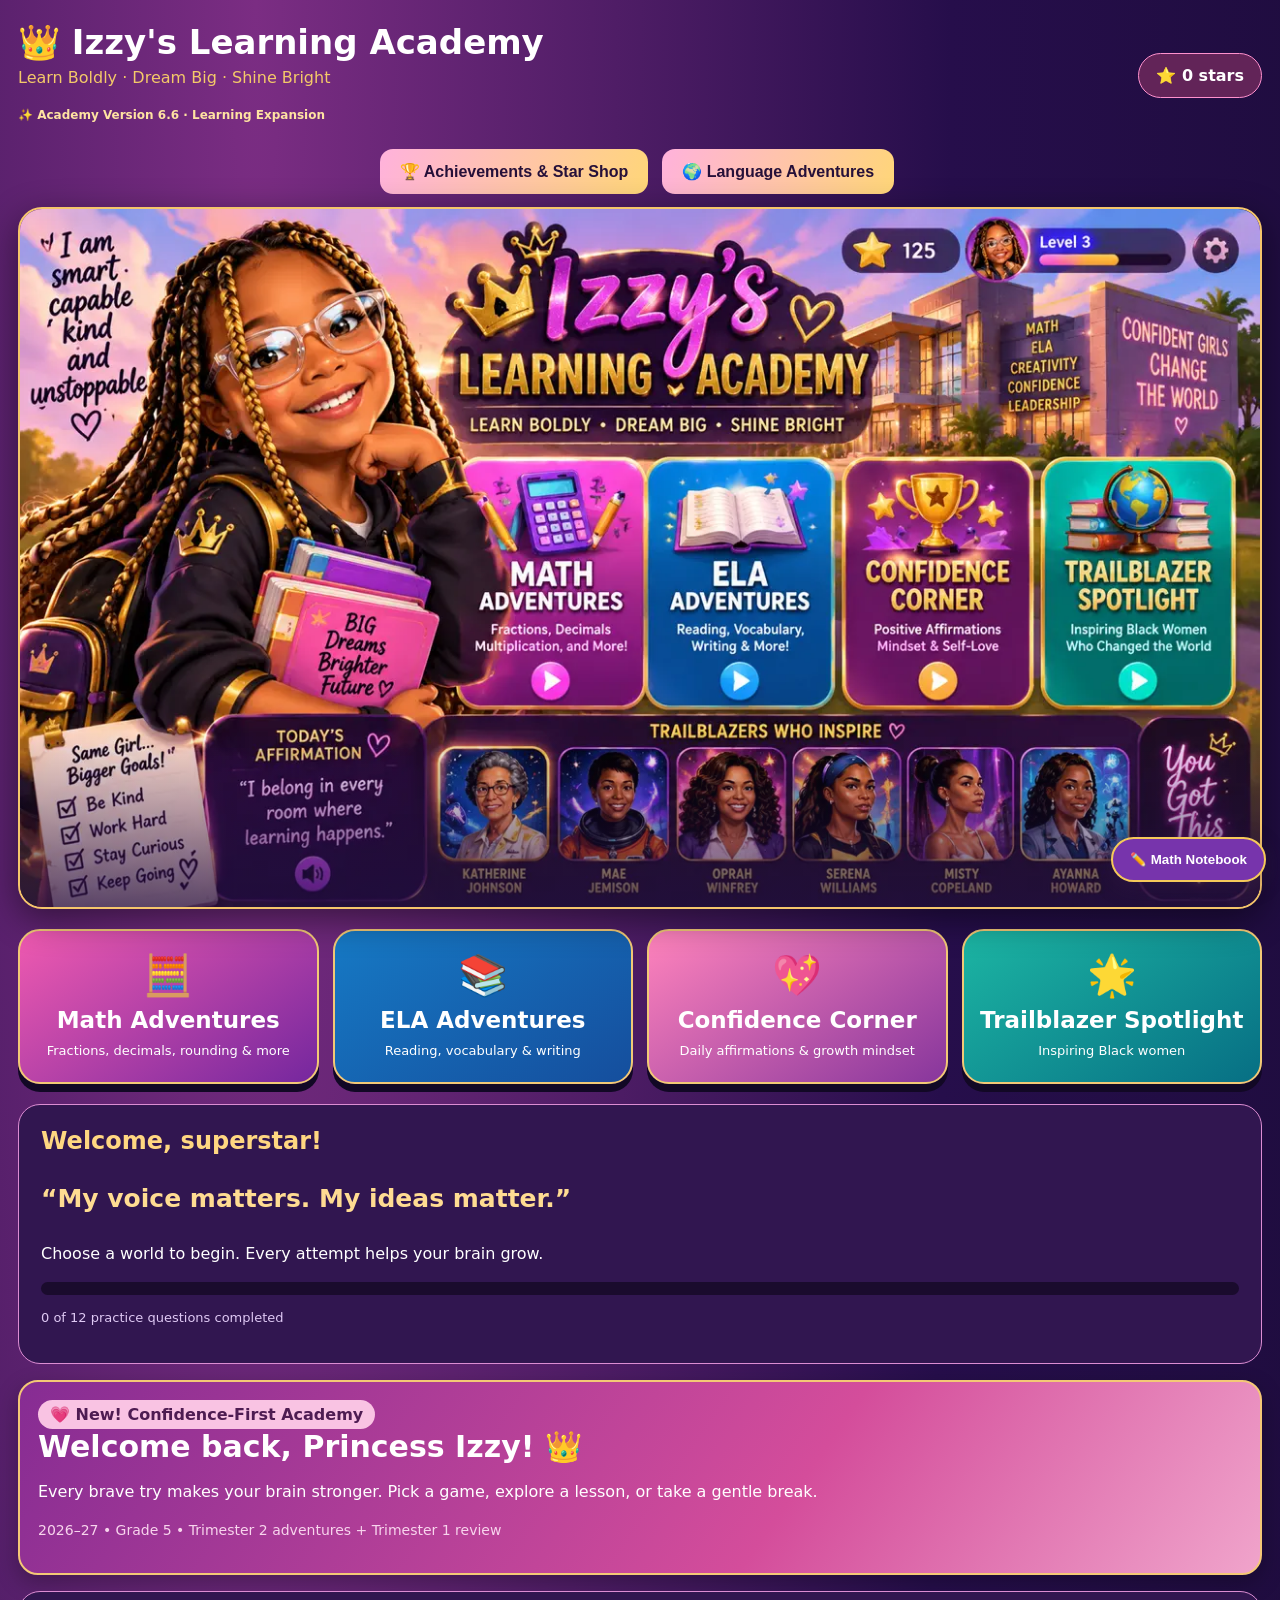
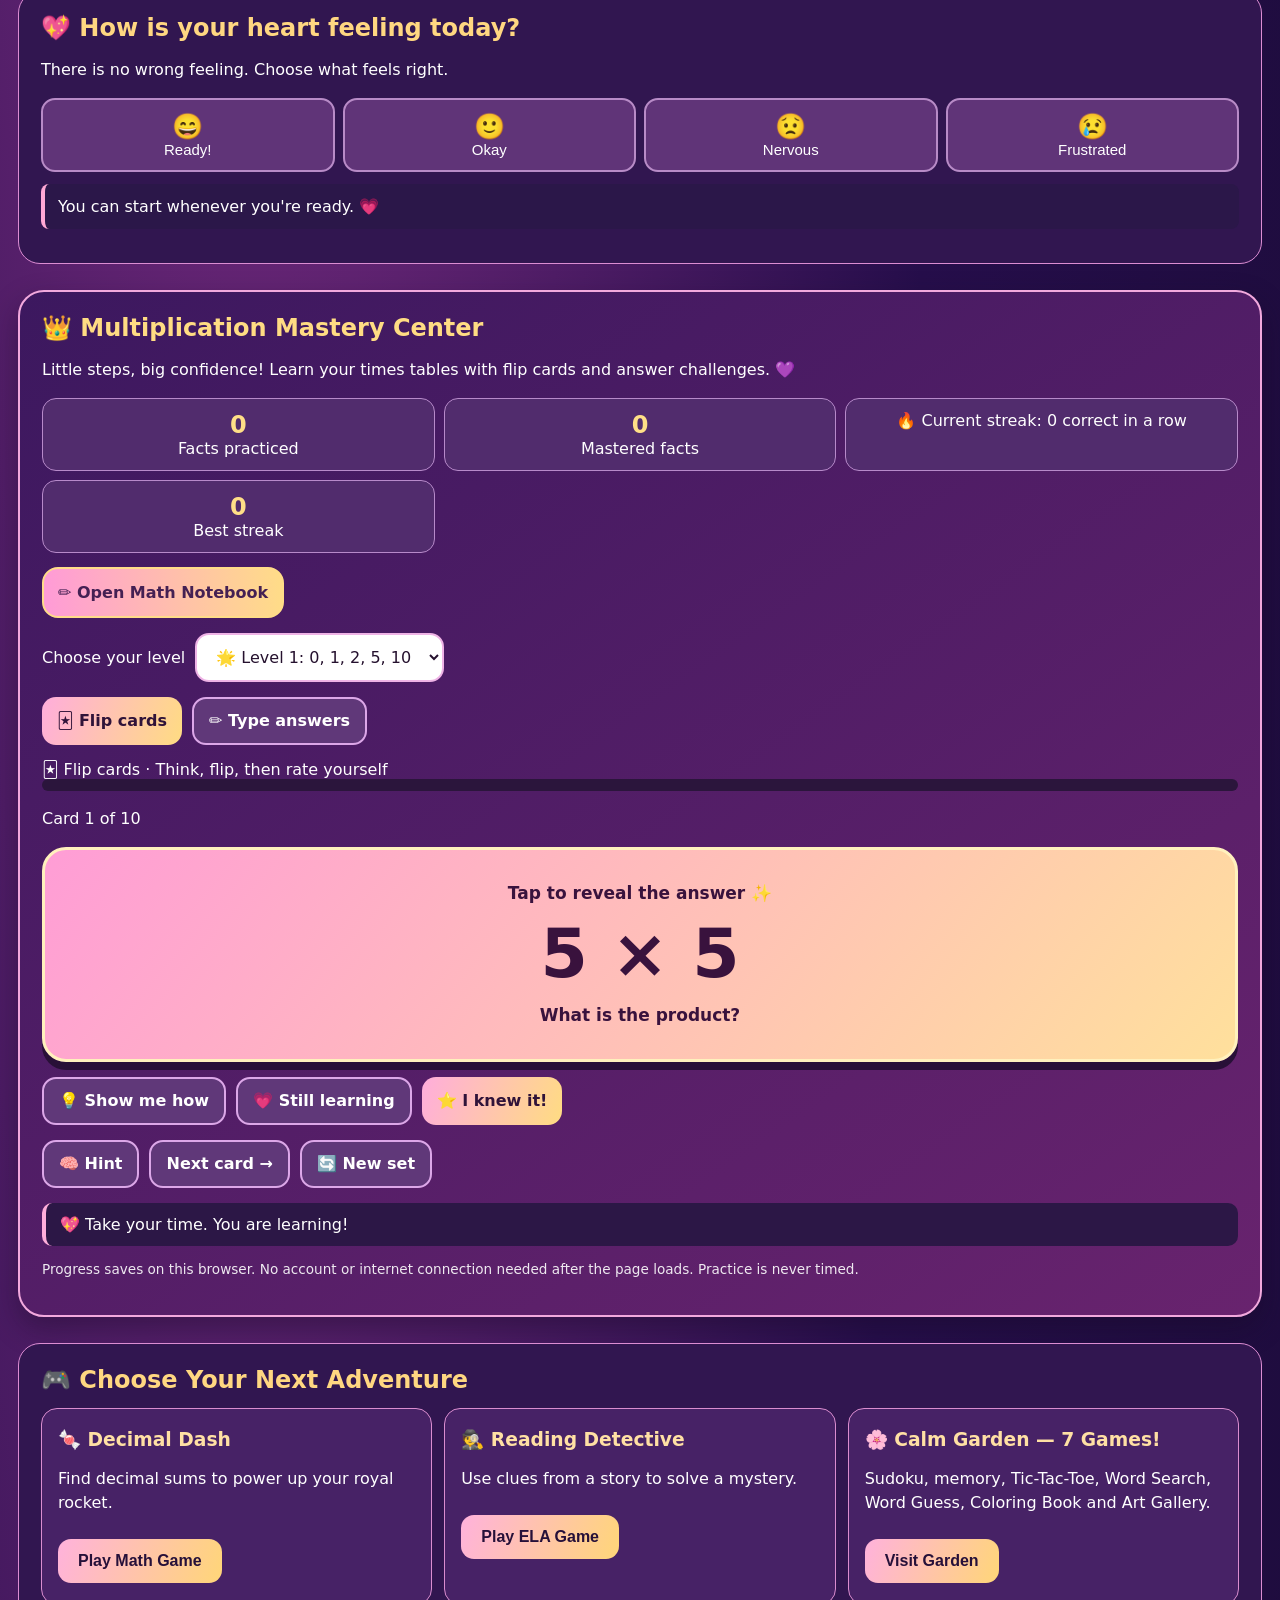
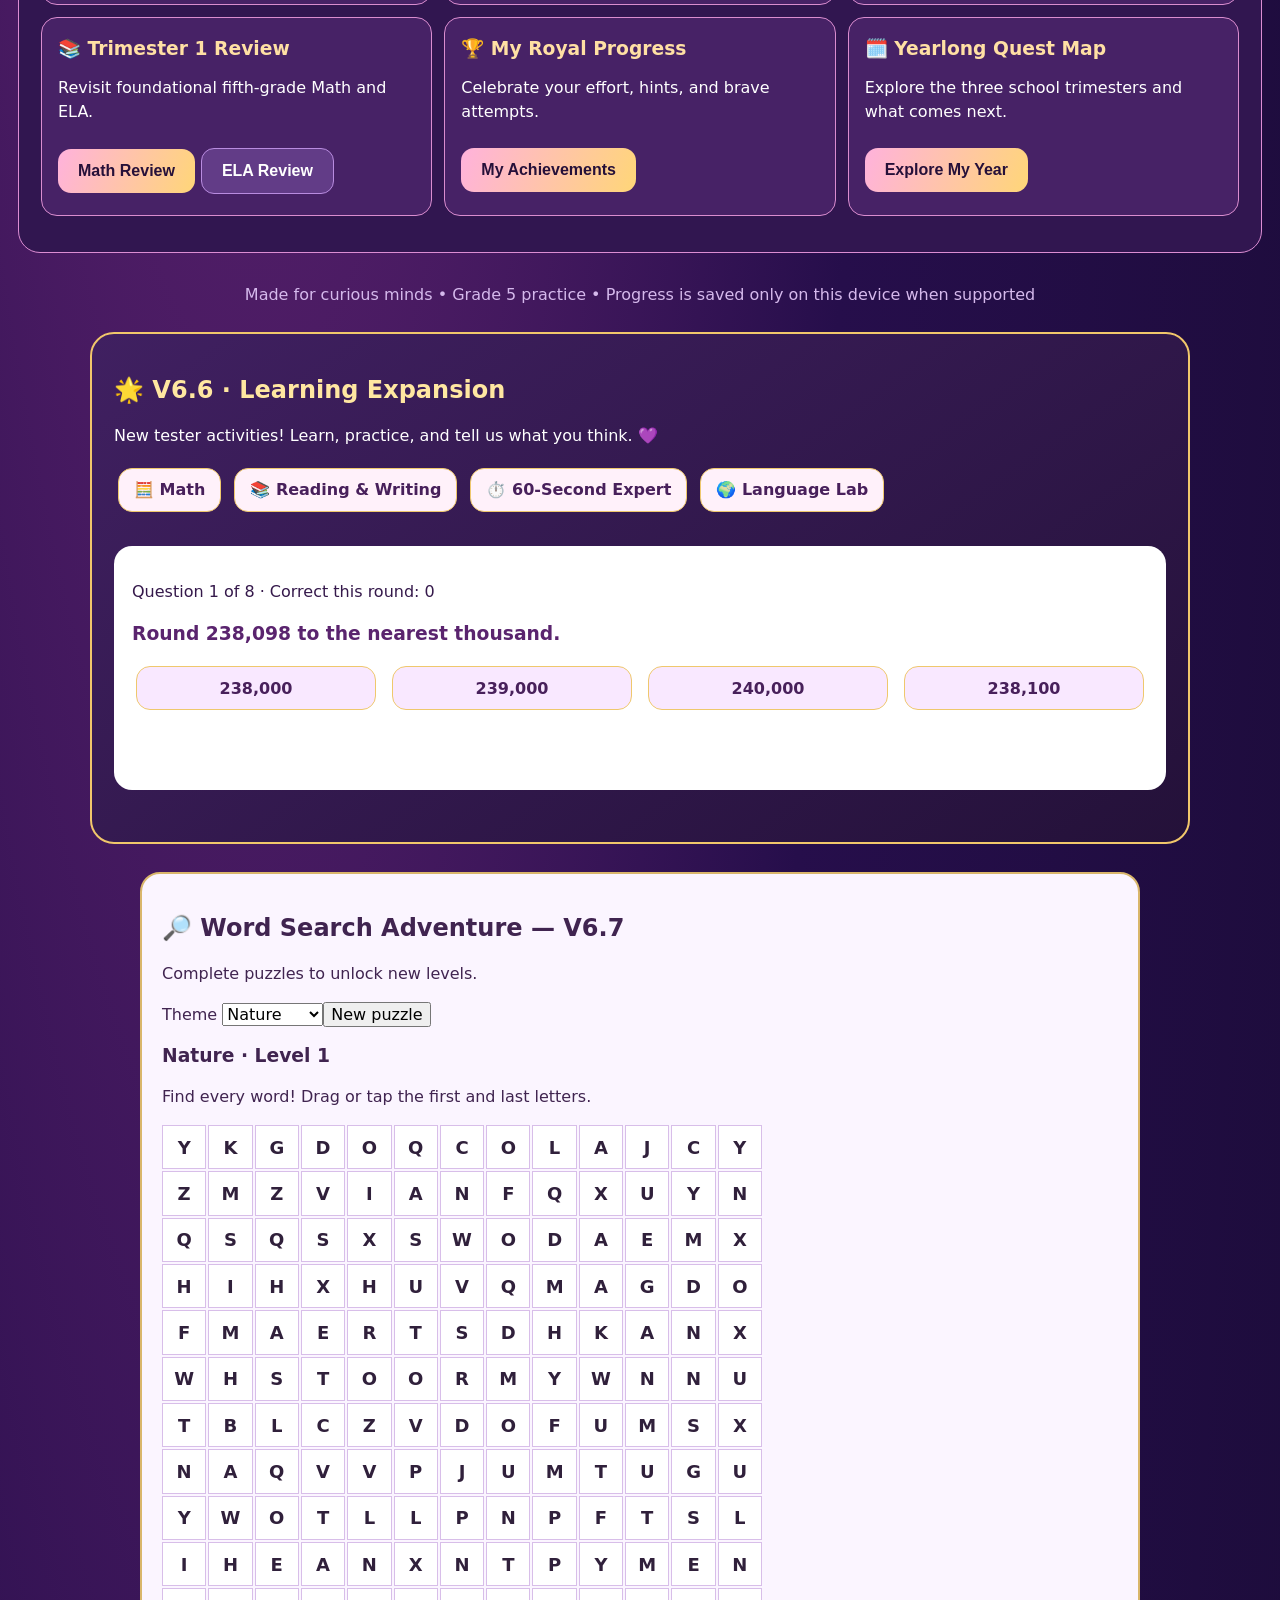
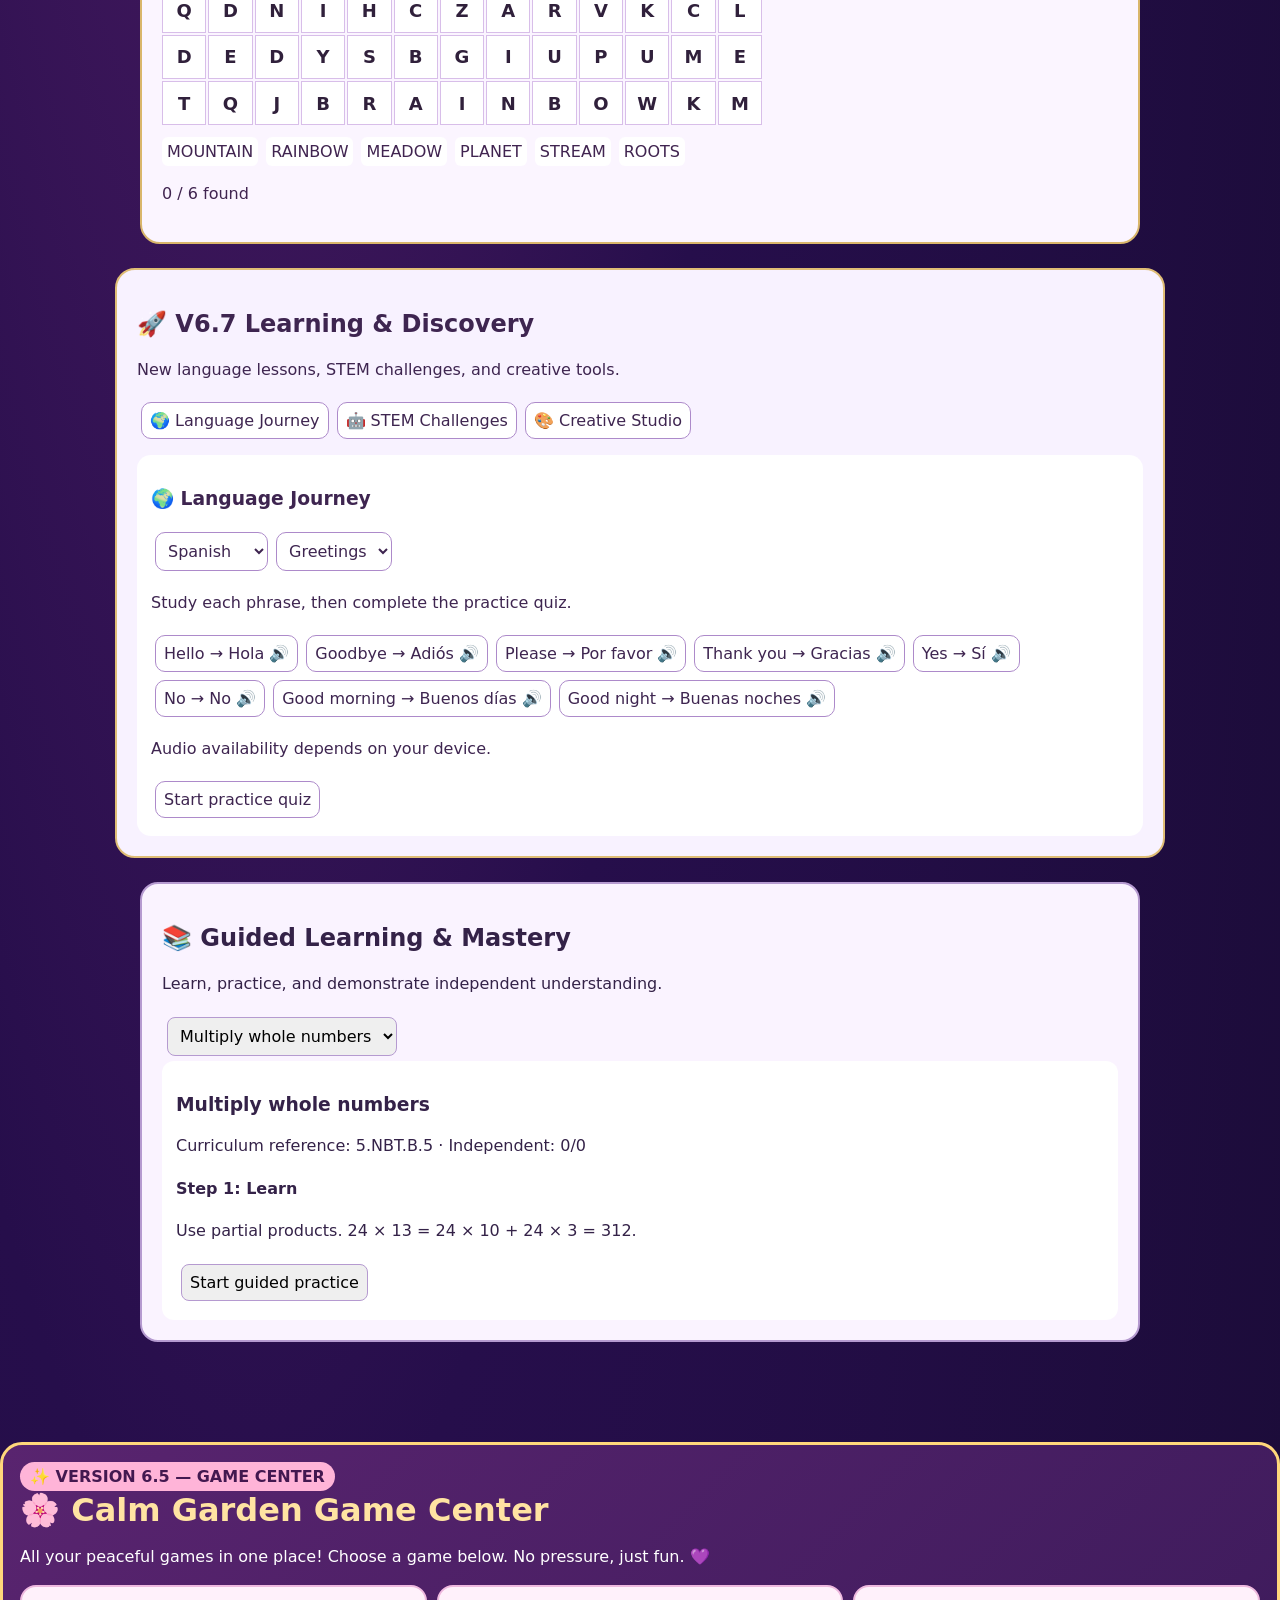
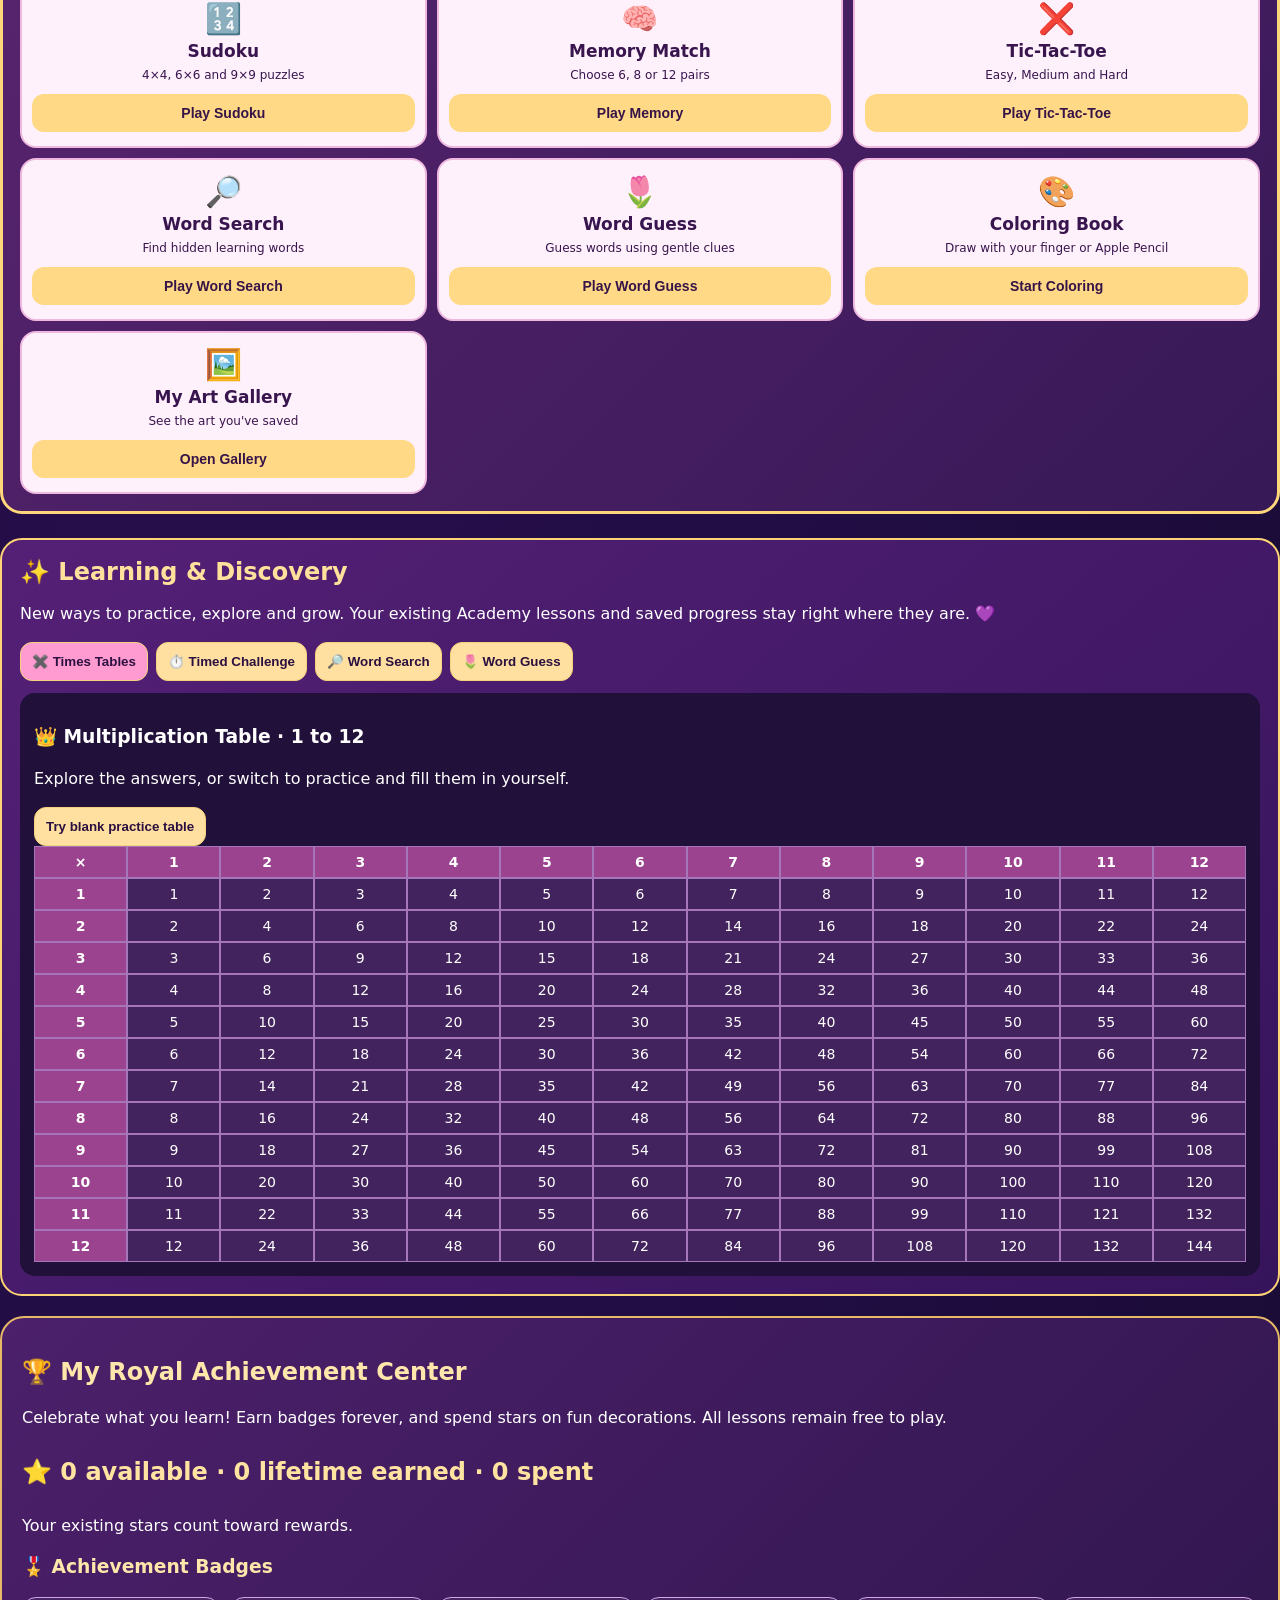
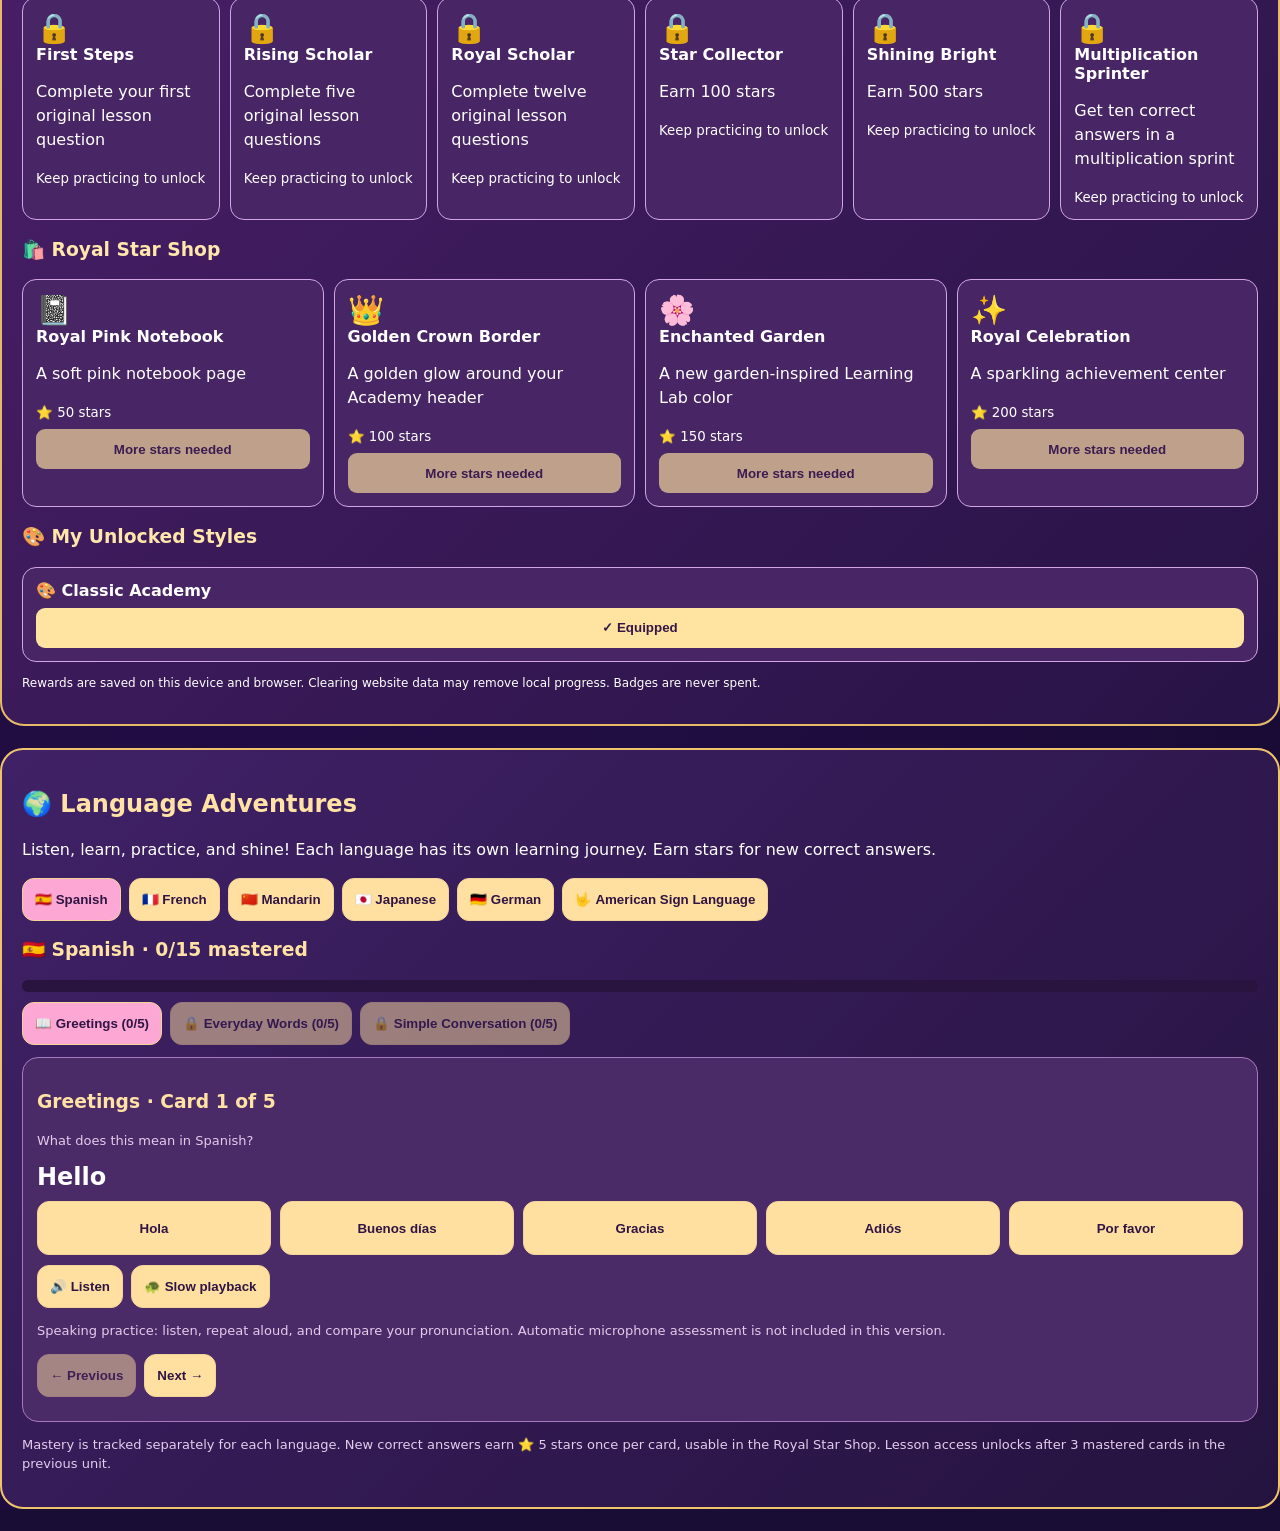
<file: index-v6.7-learning-beta.html>
<!doctype html><html lang="en"><head><meta charset="utf-8"><meta name="viewport" content="width=device-width,initial-scale=1,viewport-fit=cover"><meta name="theme-color" content="#25134e"><title>Izzy's Learning Academy · V6.6 Tester Release</title><style>
:root{font-family:system-ui,-apple-system,sans-serif;color:#fff;background:#190d35}*{box-sizing:border-box}body{margin:0;background:radial-gradient(ellipse at top,#4c237b,#1a0d36 75%);min-height:100vh}.wrap{max-width:1280px;margin:auto;padding:14px 18px 60px}header{display:flex;justify-content:space-between;align-items:center;gap:12px}h1{font-size:clamp(21px,3vw,34px);margin:8px 0 0}p{line-height:1.5}.sub{color:#f4c969;margin:4px 0 16px}.points{background:#43225d;border:1px solid #bd82e5;border-radius:40px;padding:12px 17px;font-weight:800;white-space:nowrap}.hero{position:relative;border-radius:24px;overflow:hidden;border:2px solid #f5c66b;box-shadow:0 10px 35px #0007}.hero img{width:100%;display:block}.hero .shade{position:absolute;bottom:0;left:0;right:0;height:25%;background:linear-gradient(transparent,#200e41bb)}.grid{display:grid;grid-template-columns:repeat(4,1fr);gap:14px;margin:20px 0}.tile{border:2px solid #f2c976;background:linear-gradient(145deg,#9d278f,#5b1c8a);color:white;border-radius:22px;padding:20px 13px;min-height:155px;text-align:center;cursor:pointer;box-shadow:0 8px 0 #120825;font:inherit}.tile:nth-child(2){background:linear-gradient(145deg,#1679c4,#154e9d)}.tile:nth-child(3){background:linear-gradient(145deg,#bd5387,#702277)}.tile:nth-child(4){background:linear-gradient(145deg,#1cb5a3,#076f84)}.tile b{display:block;font-size:clamp(16px,2vw,23px);margin:8px 0}.tile span{font-size:40px}.tile small{display:block;font-size:13px;line-height:1.5}.panel{background:#311650;border:1px solid #ad74cd;border-radius:22px;padding:22px;margin:14px 0}.panel h2{margin:0 0 12px;color:#ffd575}.hidden{display:none!important}.btn{background:#ffcf65;color:#261039;border:0;border-radius:13px;padding:13px 20px;font-weight:800;font-size:16px;cursor:pointer;margin:5px 6px 5px 0}.btn.secondary{background:#623c87;color:white;border:1px solid #b98ce0}.options{display:grid;grid-template-columns:repeat(2,minmax(0,1fr));gap:12px;margin:20px 0}.option{padding:16px;border:2px solid #a780c9;border-radius:14px;background:#48256d;color:white;text-align:left;font-size:19px;cursor:pointer;min-height:66px}.option:disabled{opacity:.8}.option.correct{background:#176e55;border-color:#6ce1a9}.option.wrong{background:#8b3057;border-color:#ff8d9e}.lesson{background:#1c103a;padding:17px;border-left:4px solid #ffcf65;border-radius:10px;margin:12px 0}.feedback{font-size:18px;font-weight:700;min-height:30px}.affirm{font-size:clamp(18px,3vw,25px);color:#ffdc92;font-weight:700}.tiny{font-size:13px;color:#dfc9f4}.chip{display:inline-block;border:1px solid #f3d48a;border-radius:30px;padding:7px 12px;margin:4px;color:#ffe6ad}.progress{height:13px;border-radius:30px;background:#1a0b2d;overflow:hidden}.bar{height:100%;background:linear-gradient(90deg,#ff9bce,#ffd16d);width:0;transition:width .3s}textarea{width:100%;min-height:125px;border-radius:12px;padding:15px;font-size:17px;background:#fff;color:#241235}.footer{text-align:center;color:#d5b9ec;margin-top:32px}button:focus-visible{outline:4px solid #fff} @media(max-width:760px){.grid{grid-template-columns:repeat(2,1fr)}.tile{min-height:145px}.wrap{padding:10px 12px 35px}.options{grid-template-columns:1fr}.panel{padding:17px}}@media(max-width:360px){.grid{gap:8px}.tile{padding:12px 6px}}
</style>
<style>
:root{--pink:#ff91ce;--hotpink:#ec55ac}
body{background:radial-gradient(ellipse at 20% 0%,#7b2d83,#260e4b 48%,#180b33)}
.points{border-color:var(--pink);background:#622458}
.tile:first-child{background:linear-gradient(145deg,#ef5ab0,#75279e)}
.tile:nth-child(3){background:linear-gradient(145deg,#ff83bc,#87369c)}
.panel{border-color:#dc8dd3}
.panel h2{color:#ffd781}
.btn{background:linear-gradient(110deg,#ffb2dc,#ffd678)}
.option.wrong{background:#48256d;border-color:#ffb4d7}
.v2-hero{background:linear-gradient(125deg,#862c93,#d44d9b 62%,#f0a4cb);padding:18px;border:2px solid #f4c876;border-radius:20px;margin:16px 0;box-shadow:0 8px 22px #0004}
.v2-hero h2{margin:0 0 6px;font-size:clamp(22px,3vw,30px)}
.v2-grid{display:grid;grid-template-columns:repeat(3,minmax(0,1fr));gap:12px;margin:14px 0}
.v2-card{background:#472266;border:1px solid #da8dcf;border-radius:16px;padding:16px}
.v2-card h3{margin:4px 0;color:#ffe0a4}
.v2-card button{margin-top:8px}
.v2-note{font-size:14px;color:#f8d5ed}
.v2-moods{display:grid;grid-template-columns:repeat(4,1fr);gap:8px}
.v2-moods button{background:#603478;border:2px solid #b88bc7;border-radius:14px;color:white;padding:12px 5px;font-size:15px;cursor:pointer}
.v2-moods button:focus,.v2-moods button[aria-pressed=true]{border-color:#ffd877;background:#9a3c8d}
.v2-moods strong{display:block;font-size:25px}
.v2-pill{display:inline-block;background:#f9c3e3;color:#4e1c52;border-radius:20px;padding:5px 12px;font-weight:800}
.v2-status{background:#2b1749;border-left:4px solid #ffa8d5;padding:13px;border-radius:8px;margin:12px 0}
.v2-hidden{display:none}
.v2-choices{display:grid;grid-template-columns:repeat(2,minmax(0,1fr));gap:10px}
.v2-choices button{min-height:65px}
.v2-mini{font-size:14px;color:#e6c9ec}
@media(max-width:760px){.v2-grid{grid-template-columns:1fr 1fr}.v2-moods{grid-template-columns:1fr 1fr}}
@media(max-width:450px){.v2-grid{grid-template-columns:1fr}}
</style>
<style>
#v3Center{background:linear-gradient(145deg,#3c185f,#68236e);border:2px solid #f2a9dd;border-radius:26px;padding:22px;margin:26px 0;color:white;box-shadow:0 12px 28px #17092366}#v3Center *{box-sizing:border-box}#v3Center h2{color:#ffdc83;margin:0 0 12px}#v3Center h3{color:#ffe2a0}#v3Center p{line-height:1.5}#v3Center .v3bar{display:flex;flex-wrap:wrap;gap:10px;align-items:center;margin:15px 0}#v3Center button,#v3Center select,#v3Center input{font:inherit;border-radius:14px;padding:12px 15px;min-height:48px}#v3Center button{background:linear-gradient(110deg,#ffaddc,#ffdc82);border:0;color:#301339;font-weight:750;cursor:pointer}#v3Center button.secondary{background:#603879;border:2px solid #dca7e8;color:white}#v3Center button:focus-visible,#v3Center select:focus-visible,#v3Center input:focus-visible{outline:3px solid #ffe59b;outline-offset:2px}#v3Center select,#v3Center input{background:#fff;color:#25112e;border:2px solid #efb3e6;max-width:100%}#v3Center .v3card{width:100%;min-height:215px;background:linear-gradient(130deg,#ff9dd6,#ffe09c);border:3px solid #fff1bd;border-radius:24px;color:#39123d;display:flex;flex-direction:column;justify-content:center;align-items:center;text-align:center;gap:10px;padding:22px;box-shadow:0 8px 0 #281037;margin:14px 0}#v3Center .v3card strong{font-size:clamp(35px,8vw,68px);line-height:1.2}#v3Center .v3card span{font-size:17px}#v3Center .v3stats{display:grid;grid-template-columns:repeat(3,1fr);gap:9px}#v3Center .v3stat{background:#512c6d;border:1px solid #b78aca;border-radius:14px;padding:12px 8px;text-align:center}#v3Center .v3stat strong{display:block;font-size:24px;color:#ffdf87}#v3Center .v3note{background:#2c1746;border-left:4px solid #ffaedb;padding:12px 14px;border-radius:10px;margin:12px 0}#v3Center .v3array{display:grid;grid-template-columns:repeat(var(--cols),minmax(0,26px));gap:5px;justify-content:center;margin:12px 0}#v3Center .v3dot{width:24px;height:24px;border-radius:50%;background:#ffca70;border:2px solid #fff3b7}#v3Center .v3hidden{display:none!important}#v3Center .v3progress{height:12px;background:#2b153c;border-radius:30px;overflow:hidden}#v3Center .v3progress>div{height:100%;background:linear-gradient(90deg,#ff9bd7,#ffdf82);width:0%;transition:width .2s}@media(max-width:480px){#v3Center{padding:15px}#v3Center .v3bar>*{flex:1 1 120px}#v3Center .v3stats{gap:5px}#v3Center .v3stat{font-size:12px}#v3Center .v3stat strong{font-size:20px}}
</style></head><body><main class="wrap"><header><div><h1>👑 Izzy's Learning Academy</h1><p class="sub">Learn Boldly · Dream Big · Shine Bright</p><p style="font-size:12px;color:#ffe3a2;font-weight:800">✨ Academy Version 6.6 · Learning Expansion</p></div><div class="points">⭐ <span id="points">0</span> stars</div></header><div style="text-align:center;margin:8px 0;display:flex;justify-content:center;gap:8px;flex-wrap:wrap"><button class="btn" type="button" onclick="document.getElementById('izzyRewards').scrollIntoView({behavior:'smooth'})">🏆 Achievements & Star Shop</button><button class="btn" type="button" onclick="document.getElementById('izzyLanguages').scrollIntoView({behavior:'smooth'})">🌍 Language Adventures</button></div><div id="home"><div class="hero"><img alt="Illustrated Izzy's Learning Academy with Izzy as the hero" src="[data-uri]"><div class="shade"></div></div><div class="grid"><button class="tile" onclick="openArea('math')"><span>🧮</span><b>Math Adventures</b><small>Fractions, decimals, rounding & more</small></button><button class="tile" onclick="openArea('ela')"><span>📚</span><b>ELA Adventures</b><small>Reading, vocabulary & writing</small></button><button class="tile" onclick="openArea('confidence')"><span>💖</span><b>Confidence Corner</b><small>Daily affirmations & growth mindset</small></button><button class="tile" onclick="openArea('trailblazers')"><span>🌟</span><b>Trailblazer Spotlight</b><small>Inspiring Black women</small></button></div><section class="panel"><h2>Welcome, superstar!</h2><p class="affirm" id="daily"></p><p>Choose a world to begin. Every attempt helps your brain grow.</p><div class="progress"><div id="homeProgress" class="bar"></div></div><p class="tiny" id="progressText"></p></section>
<section class="v2-hero" id="v2Welcome">
  <span class="v2-pill">💗 New! Confidence-First Academy</span>
  <h2>Welcome back, Princess Izzy! 👑</h2>
  <p>Every brave try makes your brain stronger. Pick a game, explore a lesson, or take a gentle break.</p>
  <p class="v2-note">2026–27 • Grade 5 • Trimester 2 adventures + Trimester 1 review</p>
</section>
<section class="panel" id="v2MoodPanel">
<h2>💖 How is your heart feeling today?</h2>
<p>There is no wrong feeling. Choose what feels right.</p>
<div class="v2-moods">
<button onclick="v2Mood('ready',this)"><strong>😄</strong>Ready!</button>
<button onclick="v2Mood('okay',this)"><strong>🙂</strong>Okay</button>
<button onclick="v2Mood('nervous',this)"><strong>😟</strong>Nervous</button>
<button onclick="v2Mood('upset',this)"><strong>😢</strong>Frustrated</button>
</div><div id="v2MoodResponse" class="v2-status" aria-live="polite">You can start whenever you're ready. 💗</div>
</section>
<section id="v3Center" aria-label="Multiplication Mastery Center">
<h2>👑 Multiplication Mastery Center</h2><p>Little steps, big confidence! Learn your times tables with flip cards and answer challenges. 💜</p>
<div class="v3stats"><div class="v3stat"><strong id="v3Known">0</strong>Facts practiced</div><div class="v3stat"><strong id="v3Mastered">0</strong>Mastered facts</div><div class="v3stat"><strong id="v3Streak">0</strong>Best streak</div></div>
<div class="v3bar"><label for="v3Level">Choose your level</label><select id="v3Level"><option value="easy">🌟 Level 1: 0, 1, 2, 5, 10</option><option value="middle">💗 Level 2: 3, 4, 11</option><option value="hard">👑 Level 3: 6, 7, 8, 9, 12</option><option value="all">🏆 Royal Mix: 0–12</option><option value="review">💡 Practice tricky facts</option></select></div>
<div class="v3bar"><button type="button" id="v3FlipMode">🃏 Flip cards</button><button type="button" class="secondary" id="v3TypeMode">✏️ Type answers</button></div>
<div id="v3ModeLabel" aria-live="polite">Flashcard practice · Think first, then flip!</div>
<div class="v3progress" aria-label="Session progress"><div id="v3Progress"></div></div><p id="v3Counter">Card 1 of 10</p>
<button type="button" class="v3card" id="v3Card" aria-label="Flip multiplication card"><span id="v3CardHint">Tap to reveal the answer ✨</span><strong id="v3Question">2 × 3</strong><span id="v3CardBottom">What is the product?</span></button>
<div id="v3FlipControls" class="v3bar"><button type="button" class="secondary" id="v3Help">💡 Show me how</button><button type="button" class="secondary" id="v3Again">💗 Still learning</button><button type="button" id="v3GotIt">⭐ I knew it!</button></div>
<form id="v3AnswerForm" class="v3bar v3hidden"><label for="v3Answer">Your answer:</label><input id="v3Answer" type="number" inputmode="numeric" min="0" max="144" placeholder="Type a number" required/><button type="submit">Check answer ✨</button></form>
<div class="v3bar"><button type="button" class="secondary" id="v3TypeHelp">🧠 Hint</button><button type="button" class="secondary" id="v3Next">Next card →</button><button type="button" class="secondary" id="v3New">🔄 New set</button></div>
<div id="v3Feedback" class="v3note" aria-live="polite">You can do hard things, one fact at a time. 💖</div><div id="v3Visual" aria-live="polite"></div>
<p style="font-size:.85em;opacity:.9">Progress saves on this browser. No account or internet connection needed after the page loads. Practice is never timed.</p>
</section><section class="panel" id="v2Hub">
<h2>🎮 Choose Your Next Adventure</h2>
<div class="v2-grid">
<div class="v2-card"><h3>🍬 Decimal Dash</h3><p>Find decimal sums to power up your royal rocket.</p><button class="btn" onclick="v2Start('decimal')">Play Math Game</button></div>
<div class="v2-card"><h3>🕵️ Reading Detective</h3><p>Use clues from a story to solve a mystery.</p><button class="btn" onclick="v2Start('reading')">Play ELA Game</button></div>
<div class="v2-card"><h3>🌸 Calm Garden — 7 Games!</h3><p>Sudoku, memory, Tic-Tac-Toe, Word Search, Word Guess, Coloring Book and Art Gallery.</p><button class="btn" onclick="v2Calm()">Visit Garden</button></div>
<div class="v2-card"><h3>📚 Trimester 1 Review</h3><p>Revisit foundational fifth-grade Math and ELA.</p><button class="btn" onclick="openArea('math')">Math Review</button><button class="btn secondary" onclick="openArea('ela')">ELA Review</button></div>
<div class="v2-card"><h3>🏆 My Royal Progress</h3><p>Celebrate your effort, hints, and brave attempts.</p><button class="btn" onclick="v2Progress()">My Achievements</button></div>
<div class="v2-card"><h3>🗓️ Yearlong Quest Map</h3><p>Explore the three school trimesters and what comes next.</p><button class="btn" onclick="v2Roadmap()">Explore My Year</button></div>
</div>
</section>
</div><section id="area" class="panel hidden" aria-live="polite"><button class="btn secondary" onclick="goHome()">← Home</button><h2 id="areaTitle"></h2><div id="areaContent"></div></section><footer class="footer">Made for curious minds • Grade 5 practice • Progress is saved only on this device when supported</footer></main><script>
'use strict';const STORE='izzy-academy-v1';let state={points:0,done:{}};try{const s=JSON.parse(localStorage.getItem(STORE)||'null');if(s&&typeof s.points==='number'&&s.done)state=s}catch(e){}function save(){try{localStorage.setItem(STORE,JSON.stringify(state))}catch(e){}renderStats()}function renderStats(){document.getElementById('points').textContent=state.points;let n=Object.keys(state.done).length;document.getElementById('homeProgress').style.width=Math.min(100,n/12*100)+'%';document.getElementById('progressText').textContent=n+' of 12 practice questions completed'}
const affirmations=['I am smart, capable, kind, and unstoppable.','My voice matters. My ideas matter.','Mistakes help my brain grow stronger.','I belong in every room where learning happens.','I can learn hard things one step at a time.'];document.getElementById('daily').textContent='“'+affirmations[Math.floor(Date.now()/86400000)%affirmations.length]+'”';renderStats();
const math=[{q:'5 × 9/10 = ?',a:['4 1/2','5 9/10','3 1/2','9/50'],c:0,lesson:'Multiply the whole number by the numerator: 5 × 9 = 45. Keep the denominator 10. 45/10 = 4 1/2.',hint:'Think: 45 tenths.'},{q:'3 7/12 + 5 11/12 = ?',a:['8 6/12','9 1/2','9 2/12','8 1/2'],c:1,lesson:'Add wholes: 3 + 5 = 8. Add fractions: 18/12 = 1 1/2. Total = 9 1/2.',hint:'18/12 contains one extra whole.'},{q:'Round 238,098 to the nearest 10,000.',a:['230,000','238,000','240,000','200,000'],c:2,lesson:'The thousands digit is 8. Since 8 ≥ 5, round the ten-thousands digit up.',hint:'Look at the 8 in the thousands place.'},{q:'A school needs at least 8,000 sheets. Each pack has 495. How many packs?',a:['15','16','17','18'],c:2,lesson:'16 × 495 = 7,920, which is not enough. 17 packs provide 8,415 sheets.',hint:'Check whether 16 packs actually reach 8,000.'},{q:'What is 0.6 + 0.35?',a:['0.41','0.95','0.65','0.935'],c:1,lesson:'Line up decimal points: 0.60 + 0.35 = 0.95.',hint:'Rewrite 0.6 as 0.60.'},{q:'What is the volume of a box 4 × 3 × 5 units?',a:['12','20','60','35'],c:2,lesson:'Volume = length × width × height = 4 × 3 × 5 = 60 cubic units.',hint:'Multiply all three dimensions.'}];
const ela=[{q:'Read: “Maya practiced her speech every night. On Friday she spoke confidently.” What helped Maya feel confident?',a:['She skipped practice','She practiced often','She forgot her speech','She stayed home'],c:1,lesson:'Look for text evidence. Practicing every night prepared Maya to speak confidently.',hint:'What did Maya do every night?'},{q:'Which word is closest in meaning to “determined”?',a:['Persistent','Sleepy','Confused','Careless'],c:0,lesson:'Determined means committed to reaching a goal, even when it is difficult.',hint:'Think about not giving up.'},{q:'Choose the sentence with correct punctuation.',a:['Wow that was amazing.','Wow, that was amazing!','wow, That was amazing','Wow that, was amazing!'],c:1,lesson:'An interjection such as “Wow” can be followed by a comma. An exclamation mark shows excitement.',hint:'Look for the comma and ending punctuation.'},{q:'Which sentence has the clearest main idea?',a:['Dogs have tails.','Many animals make wonderful pets because they offer companionship.','My dog is brown.','Some cats nap.'],c:1,lesson:'A main idea expresses the big point. Supporting details give examples.',hint:'Which sentence could be supported by several details?'},{q:'What is the past tense of “teach”?',a:['Teached','Teaching','Taught','Teaches'],c:2,lesson:'Teach is an irregular verb. Its past tense is taught.',hint:'It is not made by simply adding -ed.'},{q:'Which transition best shows a result? “She studied hard; ___, she passed the test.”',a:['however','meanwhile','therefore','before'],c:2,lesson:'Therefore shows that one event happened as a result of another.',hint:'Find the word that means “as a result.”'}];
let current=[],mode='',index=0,selected=false;function show(content,title){document.getElementById('home').classList.add('hidden');document.getElementById('area').classList.remove('hidden');document.getElementById('areaTitle').textContent=title;document.getElementById('areaContent').innerHTML=content;window.scrollTo({top:0,behavior:'smooth'})}function goHome(){document.getElementById('area').classList.add('hidden');document.getElementById('home').classList.remove('hidden');renderStats();window.scrollTo({top:0,behavior:'smooth'})}function openArea(area){if(area==='math'||area==='ela'){mode=area;current=area==='math'?math:ela;index=0;renderQuestion();return}if(area==='confidence'){show('<p class="affirm">“'+affirmations[Math.floor(Date.now()/86400000)%affirmations.length]+'”</p><div class="lesson">Say it aloud three times. Then name one thing you are proud of learning today.</div><textarea aria-label="Write something you are proud of" placeholder="Today I am proud that I..."></textarea><p class="tiny">Your writing stays on this page and is not submitted anywhere.</p>','💖 Confidence Corner');return}show('<p>Meet inspiring women whose curiosity, courage, and hard work helped change the world.</p><div class="lesson"><h3>🚀 Mae Jemison</h3><p>Engineer, physician, and the first Black woman to travel into space.</p></div><div class="lesson"><h3>🧮 Katherine Johnson</h3><p>Mathematician whose calculations helped NASA plan important space missions.</p></div><div class="lesson"><h3>🔬 Dr. Ayanna Howard</h3><p>Roboticist and engineer who develops technology to help people.</p></div><div class="lesson"><h3>📖 Toni Morrison</h3><p>Nobel Prize–winning novelist whose writing shaped American literature.</p></div><p class="affirm">Your dreams deserve space to grow.</p>','🌟 Trailblazer Spotlight')}
function renderQuestion(){selected=false;if(index>=current.length){show('<p class="affirm">🏆 You finished this adventure!</p><p>Great work! Your effort is what makes you stronger.</p><button class="btn" onclick="restart()">Play again</button>','Adventure Complete');return}const x=current[index];const title=(mode==='math'?'🧮 Math Adventures':'📚 ELA Adventures');show('<p class="tiny">Question '+(index+1)+' of '+current.length+'</p><div class="progress"><div class="bar" style="width:'+((index)/current.length*100)+'%"></div></div><div class="lesson"><b>Learn it:</b> '+(mode==='math'?'Think through each step before choosing.':'Read carefully and look for clues in the words.')+'</div><h2>'+x.q+'</h2><div class="options" id="answers">'+x.a.map((v,i)=>'<button class="option" onclick="answer('+i+')">'+String.fromCharCode(65+i)+'. '+v+'</button>').join('')+'</div><button class="btn secondary" id="hintBtn" onclick="showHint()">💡 Hint</button><p id="hint" class="tiny"></p><p class="feedback" id="feedback" aria-live="polite"></p><div id="explain"></div>',title)}function showHint(){document.getElementById('hint').textContent=current[index].hint}function answer(choice){if(selected)return;selected=true;const x=current[index],correct=choice===x.c;const buttons=[...document.querySelectorAll('.option')];buttons.forEach((b,i)=>{b.disabled=true;if(i===x.c)b.classList.add('correct');if(i===choice&&!correct)b.classList.add('wrong')});const id=mode+'-'+index;if(correct&&!state.done[id]){state.points+=100;state.done[id]=true;save()}document.getElementById('feedback').textContent=correct?'✨ Correct! '+(state.done[id]?'Great thinking!':''):'Not quite. Every mistake is a chance to learn!';document.getElementById('explain').innerHTML='<div class="lesson"><b>How it works:</b> '+x.lesson+'</div><button class="btn" onclick="next()">'+(index===current.length-1?'Finish adventure 🏆':'Next question →')+'</button>'}function next(){index++;renderQuestion()}function restart(){index=0;renderQuestion()}
</script>
<script>
/* Version 2: works entirely offline once loaded; progress is local to this browser. */
const V2KEY='izzy-academy-v2';
let v2={attempts:0,hints:0,completions:0,earned:0,moods:[],games:{}};
try{const saved=JSON.parse(localStorage.getItem(V2KEY)||'null');if(saved&&typeof saved.attempts==='number')v2=Object.assign(v2,saved)}catch(e){}
function v2Save(){try{localStorage.setItem(V2KEY,JSON.stringify(v2))}catch(e){}}
function v2Award(n){v2.earned+=n;state.points+=n;save();v2Save()}
function v2Mood(m,btn){
 document.querySelectorAll('.v2-moods button').forEach(b=>b.setAttribute('aria-pressed',String(b===btn)));
 const lines={ready:'Your curiosity is your superpower! Pick an adventure and have fun. 🌟',okay:'One small step is enough. How about a quick game to warm up? 💗',nervous:'You do not have to know everything yet. Hints are always here for you. 💕',upset:'Your feelings matter, Izzy. You can take a break, ask a grown-up for help, or try an easier activity. 🌷'};
 document.getElementById('v2MoodResponse').textContent=lines[m];
 v2.moods.push({day:new Date().toISOString().slice(0,10),mood:m});v2Save();
}
const v2Games={
 decimal:{name:'🍬 Decimal Dash',intro:'Help the royal rocket collect stars! Line up the decimal points.',qs:[
 {q:'0.4 + 0.35 = ?',a:['0.39','0.75','0.435','0.85'],c:1,h:'Write 0.4 as 0.40.',why:'0.40 + 0.35 = 0.75.'},
 {q:'1.25 + 0.5 = ?',a:['1.30','1.75','1.70','2.25'],c:1,h:'Rewrite 0.5 as 0.50.',why:'1.25 + 0.50 = 1.75.'},
 {q:'2.8 − 0.6 = ?',a:['2.2','2.4','3.4','1.8'],c:0,h:'Subtract the tenths: 8 tenths minus 6 tenths.',why:'2.8 − 0.6 = 2.2.'},
 {q:'Round 6.47 to the nearest tenth.',a:['6.4','6.5','6.0','7.0'],c:1,h:'Look at the hundredths digit: 7.',why:'The hundredths digit 7 rounds the tenths digit 4 up to 5.'}
 ]},
 reading:{name:'🕵️ Reading Detective',intro:'Read carefully. The best detectives use evidence!',qs:[
 {q:'“Amara rehearsed her presentation each afternoon. On Friday, she spoke clearly to her class.” What helped Amara?',a:['Skipping class','Practicing often','Forgetting notes','Talking faster'],c:1,h:'What did Amara do each afternoon?',why:'The text says Amara rehearsed each afternoon. That practice helped her speak clearly.'},
 {q:'Which detail best supports the idea that Nia is generous?',a:['She wears blue shoes.','She shared her lunch with a friend.','She likes the rain.','She owns a bicycle.'],c:1,h:'Generous people give or share.',why:'Sharing lunch is evidence of generosity.'},
 {q:'Which word means almost the same as “persistent”?',a:['Determined','Sleepy','Careless','Silent'],c:0,h:'Think about someone who keeps trying.',why:'Persistent means continuing even when something is difficult.'},
 {q:'Which transition shows a result?',a:['However','Meanwhile','Therefore','Before'],c:2,h:'Which means “as a result”?',why:'Therefore introduces a result or conclusion.'}
 ]}
};
let v2Session=null;
function v2Start(kind){v2Session={kind,i:0,tries:0,hint:false};v2Draw()}
function v2Draw(){
 const s=v2Session,g=v2Games[s.kind],q=g.qs[s.i];
 show('<p class="v2-pill">Game '+(s.i+1)+' of '+g.qs.length+'</p><p>'+g.intro+'</p><div class="lesson"><h3>'+q.q+'</h3></div><div class="options">'+q.a.map((a,i)=>'<button class="option" onclick="v2Guess('+i+')">'+String.fromCharCode(65+i)+'. '+a+'</button>').join('')+'</div><button class="btn secondary" onclick="v2Hint()">💡 Show a hint</button><button class="btn secondary" onclick="v2Calm()">🌸 Take a break</button><div id="v2GameFeedback" class="v2-status" aria-live="polite">Take your time. You can try again! 💗</div>',g.name);
}
function v2Hint(){
 const q=v2Games[v2Session.kind].qs[v2Session.i];
 document.getElementById('v2GameFeedback').textContent='💡 '+q.h;
 if(!v2Session.hint){v2Session.hint=true;v2.hints++;v2Save()}
}
function v2Guess(i){
 const s=v2Session,q=v2Games[s.kind].qs[s.i];v2.attempts++;v2Save();
 const box=document.getElementById('v2GameFeedback');
 if(i!==q.c){
 s.tries++;box.innerHTML='<b>Good try, Izzy! 💗</b><p>Let’s think about it together: '+q.h+'</p><p>You can choose another answer, or take a break. No rush.</p>';
 return;
 }
 document.querySelectorAll('#areaContent .option').forEach(b=>b.disabled=true);
 const id=s.kind+'-'+s.i;
 if(!v2.games[id]){v2.games[id]=true;v2Award(10)}
 v2.completions++;v2Save();
 box.innerHTML='<b>🌟 You solved it! Great thinking!</b><p>'+q.why+'</p><p>'+ (s.tries?'You kept trying even when it was tricky. That matters!':'You took on a new challenge!')+'</p><button class="btn" onclick="v2Next()">'+(s.i===v2Games[s.kind].qs.length-1?'Finish Game 🏆':'Next Challenge →')+'</button>';
}
function v2Next(){v2Session.i++;const g=v2Games[v2Session.kind];if(v2Session.i>=g.qs.length){show('<p class="affirm">🏆 Adventure completed!</p><p>You earned stars for new challenges. You can always come back and play again.</p><button class="btn" onclick="v2Start(\''+v2Session.kind+'\')">Play Again</button><button class="btn secondary" onclick="goHome()">Home</button>',g.name);return}v2Session.tries=0;v2Session.hint=false;v2Draw()}
function v2Calm(){show('<p class="affirm">🌷 Welcome to your Calm Garden</p><p>There is nothing you need to finish right now.</p><div class="lesson"><h3>Flower Breathing 🌸</h3><p>Imagine smelling a flower: breathe in gently for 3 counts. Breathe out slowly for 4 counts. Repeat a few times if it feels good.</p></div><p>“I can take a break and come back when I am ready.”</p><button class="btn" onclick="goHome()">💗 Back to My Academy</button>','🌸 Calm Garden')}
function v2Progress(){show('<p class="affirm">Every brave try counts! ⭐</p><div class="v2-grid"><div class="v2-card"><h3>'+v2.attempts+'</h3>Game attempts</div><div class="v2-card"><h3>'+v2.hints+'</h3>Hints used</div><div class="v2-card"><h3>'+Object.keys(v2.games).length+'</h3>New challenges solved</div></div><p class="v2-mini">⭐ '+state.points+' total stars, including existing academy stars. Stars from games are earned once per new challenge.</p><p>We celebrate effort and progress, not speed or perfection.</p>','🏆 My Royal Progress')}
function v2Roadmap(){show('<p>Welcome to your 2026–27 fifth-grade learning journey! This is an academy planning guide, not an official daily school assignment list.</p><div class="lesson"><h3>🌟 Trimester 1 — Review</h3><p>Place value, rounding, decimal basics, multiplication, reading comprehension, vocabulary and writing foundations.</p><button class="btn secondary" onclick="openArea(\'math\')">Review Math</button></div><div class="lesson"><h3>💗 Trimester 2 — Now Exploring</h3><p>Fraction and decimal operations, expressions, evidence-based reading, informational texts and organized writing.</p><button class="btn" onclick="v2Start(\'decimal\')">Play Decimal Dash</button><button class="btn secondary" onclick="v2Start(\'reading\')">Reading Detective</button></div><div class="lesson"><h3>👑 Trimester 3 — Coming Next</h3><p>Volume, geometry, measurement, research, essays, and fifth-grade mastery challenges.</p></div>','🗓️ My Yearlong Quest Map')}
/* Gentle retry experience for original Math and ELA review questions. */
function answer(choice){
 if(selected)return;
 const x=current[index],correct=choice===x.c,id=mode+'-'+index;
 v2.attempts++;v2Save();
 const feedback=document.getElementById('feedback'),explain=document.getElementById('explain');
 if(!correct){
  feedback.textContent='💗 Nice try! You can try again. Let’s use a clue.';
  explain.innerHTML='<div class="lesson"><b>Hint:</b> '+x.hint+'</div><button class="btn secondary" onclick="showHint()">💡 Show hint above</button><button class="btn secondary" onclick="v2Calm()">🌸 Take a break</button>';
  return;
 }
 selected=true;
 document.querySelectorAll('.option').forEach((b,i)=>{b.disabled=true;if(i===x.c)b.classList.add('correct')});
 if(!state.done[id]){state.points+=100;state.done[id]=true;save()}
 v2.completions++;v2Save();
 feedback.textContent='✨ You figured it out! Your effort paid off.';
 explain.innerHTML='<div class="lesson"><b>How it works:</b> '+x.lesson+'</div><button class="btn" onclick="next()">'+(index===current.length-1?'Finish adventure 🏆':'Next question →')+'</button>';
}
const oldShowHint=showHint;
showHint=function(){oldShowHint();v2.hints++;v2Save()};
</script>
<script>
(function(){'use strict';
const $=id=>document.getElementById(id), KEY='izzy-academy-multiplication-v3';
let db={facts:{},best:0};try{const p=JSON.parse(localStorage.getItem(KEY));if(p&&typeof p==='object')db={facts:p.facts||{},best:p.best||0}}catch(e){}
let mode='flip',deck=[],idx=0,flipped=false,answered=false,streak=0;
const levels={easy:[0,1,2,5,10],middle:[3,4,11],hard:[6,7,8,9,12],all:Array.from({length:13},(_,i)=>i)};
const key=(a,b)=>[Math.min(a,b),Math.max(a,b)].join('x');
function save(){try{localStorage.setItem(KEY,JSON.stringify(db))}catch(e){}stats()}
function stats(){const f=Object.values(db.facts);$('v3Known').textContent=f.length;$('v3Mastered').textContent=f.filter(x=>x.right>=3&&x.right>=x.wrong*2).length;$('v3Streak').textContent=db.best}
function record(ok){const q=deck[idx],k=key(q.a,q.b);if(!db.facts[k])db.facts[k]={right:0,wrong:0};db.facts[k][ok?'right':'wrong']++;streak=ok?streak+1:0;db.best=Math.max(db.best,streak);save();showCurrentStreak()}
function showCurrentStreak(){let e=$('v3CurrentStreak');if(!e){e=document.createElement('div');e.id='v3CurrentStreak';e.className='v3stat';e.setAttribute('aria-live','polite');$('v3Streak').parentElement.insertAdjacentElement('beforebegin',e)}e.textContent='🔥 Current streak: '+streak+' correct in a row'}
function shuffle(a){for(let i=a.length-1;i>0;i--){const j=Math.floor(Math.random()*(i+1));[a[i],a[j]]=[a[j],a[i]]}return a}
function makeDeck(){let level=$('v3Level').value, pool=[];for(let a=0;a<=12;a++)for(let b=a;b<=12;b++){if(level==='review'){const f=db.facts[key(a,b)];if(f&&f.wrong>0&&f.right<3+f.wrong)pool.push({a,b})}else if((levels[level]||levels.easy).includes(a)||(levels[level]||levels.easy).includes(b))pool.push({a,b})}
if(!pool.length&&level==='review'){pool=[{a:5,b:5},{a:5,b:6},{a:7,b:10}];$('v3Feedback').textContent='🌸 Here are some starter review facts. More will appear as you practice.'}
const priority=pool.filter(q=>{const f=db.facts[key(q.a,q.b)];return f&&f.wrong>0&&f.right<3+f.wrong});deck=shuffle(priority).slice(0,4);const other=shuffle(pool.filter(q=>!deck.some(d=>d.a===q.a&&d.b===q.b)));deck.push(...other.slice(0,10-deck.length));shuffle(deck);idx=0;render()}
function render(){missedCurrentQuestion=false;showCurrentStreak();if(idx>=deck.length){$('v3Counter').textContent='Set complete! 🏆';$('v3Question').textContent='✨ Great work!';$('v3CardHint').textContent='You showed up and practiced!';$('v3CardBottom').textContent='Tap New set to keep growing.';$('v3Feedback').textContent='👑 Your effort matters more than getting everything right.';$('v3Progress').style.width='100%';$('v3AnswerForm').classList.add('v3hidden');$('v3FlipControls').classList.add('v3hidden');return}
flipped=false;answered=false;const q=deck[idx];$('v3Question').textContent=q.a+' × '+q.b;$('v3CardHint').textContent=mode==='flip'?'Tap to reveal the answer ✨':'Think it through, then type below ✏️';$('v3CardBottom').textContent='What is the product?';$('v3Counter').textContent='Card '+(idx+1)+' of '+deck.length;$('v3Progress').style.width=(idx/deck.length*100)+'%';$('v3FlipControls').classList.toggle('v3hidden',mode!=='flip');$('v3AnswerForm').classList.toggle('v3hidden',mode!=='type');$('v3Answer').value='';$('v3Answer').disabled=false;$('v3Feedback').textContent='💖 Take your time. You are learning!';$('v3Visual').replaceChildren();$('v3ModeLabel').textContent=mode==='flip'?'🃏 Flip cards · Think, flip, then rate yourself':'✏️ Type answers · Try, get a hint, and learn';}
function reveal(){if(mode!=='flip'||idx>=deck.length)return;const q=deck[idx];flipped=!flipped;$('v3Question').textContent=flipped?q.a*q.b:q.a+' × '+q.b;$('v3CardHint').textContent=flipped?'⭐ The answer is...':'Tap to reveal the answer ✨';$('v3CardBottom').textContent=flipped?q.a+' groups of '+q.b+' = '+q.a*q.b:'What is the product?'}
function visual(){if(idx>=deck.length)return;const {a,b}=deck[idx];let html='<div class="v3note"><strong>💡 Let’s break it down:</strong><p>'+a+' groups of '+b+' means '+a+' × '+b+'.</p>';if(a<=8&&b<=12){html+='<div class="v3array" style="--cols:'+Math.max(1,b)+'" aria-label="'+a+' rows of '+b+' dots">';for(let i=0;i<a*b;i++)html+='<span class="v3dot"></span>';html+='</div>'}html+='<p>'+ (a===0?'Zero groups make zero.':Array(a).fill(b).join(' + ')+' = '+(a*b))+'</p><strong>Answer: '+(a*b)+'</strong></div>';$('v3Visual').innerHTML=html}
$('v3Card').addEventListener('click',reveal);$('v3Help').addEventListener('click',visual);$('v3TypeHelp').addEventListener('click',visual);
$('v3Again').addEventListener('click',()=>{if(idx>=deck.length)return;if(!flipped)reveal();if(!answered){answered=true}$('v3Feedback').textContent='💗 That is okay! We will practice this fact again.';visual()});
$('v3GotIt').addEventListener('click',()=>{if(idx>=deck.length)return;if(!flipped){$('v3Feedback').textContent='Flip the card to check your answer first 💜';return}if(!answered){answered=true}$('v3Feedback').textContent='🌟 Great practice! For a scored streak, try Type Answers mode.'});
let missedCurrentQuestion=false;
$('v3AnswerForm').addEventListener('submit',e=>{e.preventDefault();if(idx>=deck.length||answered)return;const q=deck[idx],value=Number($('v3Answer').value);if($('v3Answer').value.trim()==='')return;if(value===q.a*q.b){if(!missedCurrentQuestion)record(true);else save();answered=true;$('v3Answer').disabled=true;$('v3Feedback').textContent='🎉 Yes! '+q.a+' × '+q.b+' = '+value+'. You did it!'+(missedCurrentQuestion?' Keep practicing to build your streak!':'')}else{if(!missedCurrentQuestion){record(false);missedCurrentQuestion=true}$('v3Feedback').textContent='💗 Good try! Look at the hint and try again.';visual();$('v3Answer').select()}});
$('v3Next').addEventListener('click',()=>{if(idx>=deck.length){makeDeck();return}if(!answered&&mode==='type'&&!missedCurrentQuestion){record(false)}idx++;render()});$('v3New').addEventListener('click',makeDeck);$('v3Level').addEventListener('change',makeDeck);
$('v3FlipMode').addEventListener('click',()=>{mode='flip';$('v3FlipMode').classList.remove('secondary');$('v3TypeMode').classList.add('secondary');makeDeck()});$('v3TypeMode').addEventListener('click',()=>{mode='type';$('v3TypeMode').classList.remove('secondary');$('v3FlipMode').classList.add('secondary');makeDeck()});
stats();makeDeck();
})();
</script><style>
#royalLaunch{position:fixed;right:14px;bottom:18px;z-index:10000;background:#7734ac;color:white;border:2px solid #f5c95a;border-radius:30px;padding:13px 17px;font-weight:800;box-shadow:0 5px 20px #321a4770;cursor:pointer}#royalNotebook{position:fixed;z-index:10001;top:15%;left:5%;width:min(420px,90vw);height:490px;background:#fffaf0;border:3px solid #a65fcb;border-radius:17px;box-shadow:0 15px 45px #28163b88;display:none;overflow:hidden;flex-direction:column;touch-action:auto}#royalNotebook.expanded{inset:2vh 2vw;width:96vw;height:95vh}#royalHead{background:#7734ac;color:white;padding:11px;display:flex;align-items:center;gap:8px;touch-action:none;cursor:move}#royalHead strong{flex:1;font-size:15px}#royalHead button,#royalTools button{border:1px solid #caa7e0;border-radius:8px;padding:7px 9px;background:white;color:#54216e;font-weight:700}#royalTools{padding:8px;display:flex;flex-wrap:wrap;gap:6px;background:#f2e4fc}#royalTools button.active{background:#7436aa;color:white}#royalPaper{position:relative;flex:1;min-height:0;background-color:#fffdf8;background-image:repeating-linear-gradient(to bottom,transparent 0px,transparent 29px,#a7c9ed 30px);overflow:hidden}#royalPaper.graph{background-image:linear-gradient(#c4d7ed 1px,transparent 1px),linear-gradient(90deg,#c4d7ed 1px,transparent 1px);background-size:25px 25px}#royalCanvas{width:100%;height:100%;display:block;touch-action:none;cursor:crosshair}#royalNote{font-size:11px;padding:5px 10px;color:#58346d;background:#f7e9fa}@media(max-width:600px){#royalNotebook{top:11%;left:3%;width:94vw;height:65vh}#royalHead button{padding:6px}}
</style>
<button id="royalLaunch" type="button" aria-label="Open Royal Math Notebook">✏️ Math Notebook</button>
<section id="royalNotebook" role="dialog" aria-label="Izzy's Royal Math Notebook">
 <div id="royalHead"><strong>👑 Izzy's Royal Math Notebook</strong><button type="button" id="royalExpand">⛶ Expand</button><button type="button" id="royalClose">✕</button></div>
 <div id="royalTools"><button id="royalPen" class="active" type="button">✏️ Pencil</button><button id="royalErase" type="button">🧽 Eraser</button><button id="royalUndo" type="button">↶ Undo</button><button id="royalLines" class="active" type="button">☰ Lined</button><button id="royalGraph" type="button">▦ Graph</button><button id="royalClear" type="button">🗑 Clear</button></div>
 <div id="royalReadTools" style="padding:9px;background:#fff1fc;color:#46245d;display:flex;flex-wrap:wrap;align-items:center;gap:7px">
 <button type="button" id="royalRead" style="padding:9px;border-radius:9px;background:#7636aa;color:white;font-weight:700">🔍 Read My Answer</button>
 <label for="royalRecognized" style="font-size:12px">Confirm answer:</label><input id="royalRecognized" type="number" inputmode="numeric" aria-label="Confirm recognized handwritten answer" style="width:85px;padding:8px;border:2px solid #ad7fca;border-radius:8px">
 <button type="button" id="royalUse" style="padding:9px;border-radius:9px;background:#ffd477;color:#422054;font-weight:800">✨ Use My Answer</button>
 <span id="royalReadStatus" role="status" style="font-size:12px;width:100%">Write your final answer clearly, then tap Read My Answer.</span>
 </div>
 <div id="royalPaper"><canvas id="royalCanvas" aria-label="Handwriting canvas for finger or Apple Pencil"></canvas></div>
 <div id="royalNote">Write with your finger or Apple Pencil. Your work saves on this device. 💜</div>
</section>
<script>
(()=>{'use strict';
const $=id=>document.getElementById(id),panel=$('royalNotebook'),canvas=$('royalCanvas'),paper=$('royalPaper'),ctx=canvas.getContext('2d');
let strokes=[],current=null,eraser=false,drag=null,expanded=false;
try{strokes=JSON.parse(localStorage.getItem('izzy_v4_notebook')||'[]');if(!Array.isArray(strokes))strokes=[]}catch(e){strokes=[]}
function save(){try{localStorage.setItem('izzy_v4_notebook',JSON.stringify(strokes))}catch(e){}}
function paint(){let r=canvas.getBoundingClientRect();if(!r.width||!r.height)return;const d=window.devicePixelRatio||1;canvas.width=Math.round(r.width*d);canvas.height=Math.round(r.height*d);ctx.setTransform(d,0,0,d,0,0);ctx.lineCap='round';ctx.lineJoin='round';for(const line of strokes.concat(current?[current]:[])){if(!line.pts?.length)continue;ctx.strokeStyle=line.color||'#44205d';ctx.lineWidth=line.width||3;ctx.beginPath();line.pts.forEach((p,i)=>{const x=p[0]*r.width,y=p[1]*r.height;i?ctx.lineTo(x,y):ctx.moveTo(x,y)});if(line.pts.length===1){ctx.lineTo(line.pts[0][0]*r.width+.1,line.pts[0][1]*r.height+.1)}ctx.stroke()}}
function xy(e){const r=canvas.getBoundingClientRect();return [(e.clientX-r.left)/r.width,(e.clientY-r.top)/r.height]}
canvas.addEventListener('pointerdown',e=>{e.preventDefault();canvas.setPointerCapture(e.pointerId);current={color:eraser?'#fffdf8':'#44205d',width:eraser?25:3,pts:[xy(e)]};paint()});
canvas.addEventListener('pointermove',e=>{if(!current)return;e.preventDefault();current.pts.push(xy(e));paint()});
function finish(){if(current){strokes.push(current);current=null;save();paint()}}canvas.addEventListener('pointerup',finish);canvas.addEventListener('pointercancel',finish);
function open(){panel.style.display='flex';requestAnimationFrame(paint)}
$('royalLaunch').onclick=open;$('royalClose').onclick=()=>panel.style.display='none';
$('royalExpand').onclick=()=>{expanded=!expanded;panel.classList.toggle('expanded',expanded);$('royalExpand').textContent=expanded?'⊟ Shrink':'⛶ Expand';requestAnimationFrame(paint)};
$('royalPen').onclick=()=>{eraser=false;$('royalPen').classList.add('active');$('royalErase').classList.remove('active')};$('royalErase').onclick=()=>{eraser=true;$('royalErase').classList.add('active');$('royalPen').classList.remove('active')};
$('royalUndo').onclick=()=>{strokes.pop();save();paint()};$('royalClear').onclick=()=>{if(confirm('Clear all notebook writing?')){strokes=[];save();paint()}};
$('royalLines').onclick=()=>{paper.classList.remove('graph');$('royalLines').classList.add('active');$('royalGraph').classList.remove('active')};$('royalGraph').onclick=()=>{paper.classList.add('graph');$('royalGraph').classList.add('active');$('royalLines').classList.remove('active')};
let sx,sy;const head=$('royalHead');head.addEventListener('pointerdown',e=>{if(e.target.tagName==='BUTTON'||expanded)return;const r=panel.getBoundingClientRect();drag={x:e.clientX-r.left,y:e.clientY-r.top};head.setPointerCapture(e.pointerId)});head.addEventListener('pointermove',e=>{if(!drag)return;const x=Math.max(0,Math.min(innerWidth-panel.offsetWidth,e.clientX-drag.x)),y=Math.max(0,Math.min(innerHeight-panel.offsetHeight,e.clientY-drag.y));panel.style.left=x+'px';panel.style.top=y+'px'});head.addEventListener('pointerup',()=>drag=null);head.addEventListener('pointercancel',()=>drag=null);
window.addEventListener('resize',()=>{if(panel.style.display==='flex')paint()});

// Local, opt-in handwriting reading. Browser TextDetector is used when supported.
// If unavailable or unsure, Izzy confirms the number herself before transfer.
let lastTarget=null;
function validTarget(el){return el&&el.isConnected&&!el.disabled&&el.matches('input[type="number"],input[inputmode="numeric"],input[type="text"]')&&!panel.contains(el)}
document.addEventListener('focusin',e=>{if(validTarget(e.target))lastTarget=e.target});
function findTarget(){
 if(validTarget(lastTarget))return lastTarget;
 const preferred=['v6Answer','v3Answer'];
 for(const id of preferred){let el=$(id);if(validTarget(el)&&el.getClientRects().length)return el}
 const candidates=[...document.querySelectorAll('#areaContent input, #v3Center input, #v6Lab input')].filter(el=>validTarget(el)&&el.getClientRects().length);
 return candidates.length===1?candidates[0]:null;
}
$('royalRead').onclick=async()=>{
 const status=$('royalReadStatus'),field=$('royalRecognized');
 status.textContent='Checking the handwriting on your notebook…';
 const ink=strokes.filter(line=>line.color!=='#fffdf8'&&line.pts?.length);
 if(!ink.length){status.textContent='Write your answer on the notebook first. 💜';return}
 // Crop the actual ink to avoid recognizing lined notebook background.
 const r=canvas.getBoundingClientRect(),xs=ink.flatMap(l=>l.pts.map(p=>p[0]*r.width)),ys=ink.flatMap(l=>l.pts.map(p=>p[1]*r.height));
 const minx=Math.max(0,Math.min(...xs)-12),maxx=Math.min(r.width,Math.max(...xs)+12),miny=Math.max(0,Math.min(...ys)-12),maxy=Math.min(r.height,Math.max(...ys)+12);
 const tmp=document.createElement('canvas');tmp.width=Math.max(1,Math.ceil(maxx-minx));tmp.height=Math.max(1,Math.ceil(maxy-miny));
 const t=tmp.getContext('2d');t.fillStyle='#fff';t.fillRect(0,0,tmp.width,tmp.height);t.lineCap='round';t.lineJoin='round';
 ink.forEach(line=>{t.strokeStyle='#000';t.lineWidth=line.width||3;t.beginPath();line.pts.forEach((pt,i)=>{let x=pt[0]*r.width-minx,y=pt[1]*r.height-miny;i?t.lineTo(x,y):t.moveTo(x,y)});t.stroke()});
 let guess='';
 try{
  if(typeof window.TextDetector==='function'){
   const detector=new window.TextDetector();const result=await detector.detect(tmp);
   const raw=result.map(x=>x.rawValue||'').join(' ').trim();
   const numbers=raw.match(/-?\d+(?:\.\d+)?/g);
   if(numbers?.length===1)guess=numbers[0];
  }
 }catch(e){}
 if(guess){field.value=guess;status.textContent='I read '+guess+'. Check it carefully, then tap Use My Answer.'}
 else{field.value='';status.textContent='I cannot reliably read this handwriting on this device. Type the answer you wrote into Confirm answer, then tap Use My Answer. Your work stays saved.';field.focus()}
};
$('royalUse').onclick=()=>{
 const field=$('royalRecognized'),value=field.value.trim(),status=$('royalReadStatus');
 if(!/^-?\d+(\.\d+)?$/.test(value)){status.textContent='Confirm your number first, then try again.';field.focus();return}
 const target=findTarget();
 if(!target){status.textContent='Open a math question and tap its answer field once, then return here and tap Use My Answer.';return}
 target.value=value;target.dispatchEvent(new Event('input',{bubbles:true}));target.dispatchEvent(new Event('change',{bubbles:true}));
 status.textContent='✨ Your answer '+value+' is in the question. Tap Check Answer to see if it is correct!';
 panel.style.display='none';target.focus();
};

// Keep notebook available in Math Adventures and Multiplication Mastery Center.

function syncNotebookAccess(){
 const area=document.getElementById('area');
 const title=document.getElementById('areaTitle')?.textContent||'';
 const active=area&&!area.classList.contains('hidden')&&/Math Adventures|Decimal Dash|Multiplication|Fraction/i.test(title);
 const center=document.getElementById('v3Center');
 const centerActive=center&&center.getClientRects().length>0&&getComputedStyle(center).display!=='none';
 $('royalLaunch').style.setProperty('display',(active||centerActive)?'block':'none','important');
 const content=document.getElementById('areaContent');
 if(active&&content&&!content.querySelector('.royalInline')&&content.querySelector('h2')){
  const btn=document.createElement('button');btn.type='button';btn.className='btn royalInline';btn.textContent='✏️ Open Math Notebook';
  btn.style.cssText='display:block;margin:14px 0;background:linear-gradient(90deg,#ff9bd7,#ffdc88);color:#442053;font-weight:800';
  btn.onclick=open;content.querySelector('h2').insertAdjacentElement('afterend',btn);
 }
 if(center&&!center.querySelector('.royalInline')){
  const btn=document.createElement('button');btn.type='button';btn.className='royalInline';btn.textContent='✏️ Open Math Notebook';
  btn.style.cssText='display:block;margin:14px 0;padding:14px;border:2px solid #ffdc88;border-radius:16px;background:linear-gradient(90deg,#ff9bd7,#ffdc88);color:#442053;font-weight:800;font-size:1rem';
  btn.onclick=open;const bar=center.querySelector('.v3bar');if(bar)bar.before(btn);else center.prepend(btn);
 }
}
const observer=new MutationObserver(syncNotebookAccess);
const area=document.getElementById('area'),content=document.getElementById('areaContent'),home=document.getElementById('home');
if(area)observer.observe(area,{attributes:true,attributeFilter:['class']});
if(content)observer.observe(content,{childList:true});
if(home)observer.observe(home,{attributes:true,attributeFilter:['class','style']});
syncNotebookAccess();

})();
</script><style>
.cg-grid{display:grid;grid-template-columns:repeat(auto-fit,minmax(170px,1fr));gap:12px;margin:16px 0}.cg-card{background:#fff8ff;color:#402653;border:2px solid #e8c9ed;border-radius:18px;padding:14px}.cg-card h3{margin:0 0 8px}.cg-stage{background:#fffafc;color:#392449;border-radius:16px;padding:16px;margin:14px 0;border:2px solid #e7d4ed}.cg-row{display:flex;flex-wrap:wrap;gap:8px;align-items:center;margin:10px 0}.cg-row button,.cg-card button{border-radius:12px;padding:10px 14px;cursor:pointer}.cg-board{display:grid;grid-template-columns:repeat(3,minmax(65px,90px));gap:8px;justify-content:center;margin:16px auto}.cg-cell{aspect-ratio:1;font-size:2.4rem;border:2px solid #d6b3e6;border-radius:14px;background:white;color:#6b3592}.cg-memory{display:grid;grid-template-columns:repeat(4,1fr);gap:8px;max-width:420px;margin:16px auto}.cg-memory button{aspect-ratio:1;font-size:1.8rem;border:2px solid #d9bce5;border-radius:12px;background:#fff;color:#5e3975}.cg-memory button:disabled{opacity:.8}.cg-canvas{display:block;width:100%;height:310px;background:white;border:2px solid #e4c8ed;border-radius:14px;touch-action:none}.cg-breathe{margin:20px auto;width:135px;height:135px;border-radius:50%;display:grid;place-items:center;background:#edcff5;color:#653a78;animation:cgBreath 8s ease-in-out infinite alternate;text-align:center;font-weight:bold}@keyframes cgBreath{from{transform:scale(.8)}to{transform:scale(1.16)}}.cg-status{font-weight:700;min-height:25px}.cg-palette{display:flex;gap:8px;flex-wrap:wrap}.cg-swatch{width:38px;height:38px;border:3px solid #fff;border-radius:50%;box-shadow:0 0 0 1px #aaa;cursor:pointer}.cg-swatch[aria-pressed=true]{box-shadow:0 0 0 3px #713b91}
</style>
<script>
/* V5 Calm Garden: intentionally untimed and separate from scored learning activities. */
(function(){
let cgGame='',cgBoard=Array(9).fill(''),cgTurn='X',cgOver=false,cgMemory=[],cgOpen=[],cgMatched=0,cgLocked=false,cgMoves=0,cgColor='#8b4cba',cgDraw=false,cgCanvas=null,cgCtx=null,cgHistory=[];
const $=id=>document.getElementById(id);
const shell=(content,title)=>{show('<p>🌷 This is your peaceful space. There are no scores, streaks, or timers here.</p><div class="cg-row"><button class="btn secondary" onclick="v2Calm()">← Garden activities</button><button class="btn secondary" onclick="goHome()">🏡 Academy home</button></div>'+content,title)};
window.v2Calm=function(){shell('<div class="lesson"><h3>🌸 Flower Breathing</h3><p>Breathe in gently for 3 counts, then breathe out slowly for 4. Take a break whenever you like.</p></div><div class="cg-grid"><div class="cg-card"><h3>🧩 Matching Puzzle</h3><p>Find matching pairs of friendly pictures.</p><button class="btn" onclick="cgMemoryStart()">Play matching</button></div><div class="cg-card"><h3>⭕ Tic-Tac-Toe</h3><p>Play a friendly game against the garden.</p><button class="btn" onclick="cgTicStart()">Play tic-tac-toe</button></div><div class="cg-card"><h3>🎨 Doodle Garden</h3><p>Draw freely with a finger or Apple Pencil.</p><button class="btn" onclick="cgDoodleStart()">Open doodle pad</button></div><div class="cg-card"><h3>🫧 Breathing Bubble</h3><p>Watch a bubble grow and shrink as you breathe.</p><button class="btn" onclick="cgBreathing()">Relax</button></div><div class="cg-card"><h3>🌼 Make a Garden</h3><p>Plant flowers one at a time, just for fun.</p><button class="btn" onclick="cgPlant()">Plant flowers</button></div><div class="cg-card"><h3>💗 Kind Words</h3><p>Pick a gentle message for today.</p><button class="btn" onclick="cgKind()">Find a message</button></div></div><p class="affirm">“Rest is part of learning, too.” 💜</p>','🌸 Izzy’s Calm Garden')};
let cgDifficulty='hard';window.cgTicStart=function(level){if(level)cgDifficulty=level;cgBoard=Array(9).fill('');cgTurn='X';cgOver=false;cgTicRender()};
function cgWinner(b){for(const [a,c,d] of [[0,1,2],[3,4,5],[6,7,8],[0,3,6],[1,4,7],[2,5,8],[0,4,8],[2,4,6]])if(b[a]&&b[a]===b[c]&&b[a]===b[d])return b[a];return b.every(Boolean)?'tie':null}
function cgTicRender(msg='Your turn! You are 💜 X.'){shell('<div class="cg-stage"><h3>⭕ Tic-Tac-Toe</h3><label>Challenge level: <select onchange="cgDifficulty=this.value;cgTicStart()"><option value="easy" '+(cgDifficulty==='easy'?'selected':'')+'>Easy</option><option value="medium" '+(cgDifficulty==='medium'?'selected':'')+'>Medium</option><option value="hard" '+(cgDifficulty==='hard'?'selected':'')+'>Hard</option></select></label><p id="cgMessage"  class="cg-status" aria-live="polite">'+msg+'</p><div class="cg-board">'+cgBoard.map((v,i)=>'<button class="cg-cell" aria-label="Row '+(Math.floor(i/3)+1)+', column '+(i%3+1)+(v?', '+v:'')+'" '+(v||cgOver?'disabled':'')+' onclick="cgTicMove('+i+')">'+v+'</button>').join('')+'</div><button class="btn" onclick="cgTicStart()">Play again</button></div>','⭕ Garden Tic-Tac-Toe')}
window.cgTicMove=function(i){if(cgOver||cgBoard[i])return;cgBoard[i]='X';let w=cgWinner(cgBoard);if(w){cgOver=true;cgTicRender(w==='X'?'🌟 You won!':"It's a tie! 💗");return}const free=cgBoard.map((v,j)=>v?-1:j).filter(j=>j>=0);let pick;
function score(b,depth,maximizing){
 const result=cgWinner(b);
 if(result==='O')return 10-depth;
 if(result==='X')return depth-10;
 if(result==='tie')return 0;
 let best=maximizing?-Infinity:Infinity;
 for(let k=0;k<9;k++)if(!b[k]){
  b[k]=maximizing?'O':'X';const val=score(b,depth+1,!maximizing);b[k]='';
  best=maximizing?Math.max(best,val):Math.min(best,val);
 }
 return best;
}
function bestMove(){
 let best=-Infinity,choices=[];
 for(const k of free){
  cgBoard[k]='O';const val=score(cgBoard,0,false);cgBoard[k]='';
  if(val>best){best=val;choices=[k]}else if(val===best)choices.push(k);
 }
 return choices[Math.floor(Math.random()*choices.length)];
}
pick=cgDifficulty==='easy'||(cgDifficulty==='medium'&&Math.random()<0.4)?free[Math.floor(Math.random()*free.length)]:bestMove();
cgBoard[pick]='O';w=cgWinner(cgBoard);cgOver=!!w;cgTicRender(w==='O'?'The garden won this round. Try again? 🌸':w==='tie'?"It's a tie! 💗":'Your turn! You are 💜 X.')};
window.cgMemoryStart=function(){const a=['🌸','🦋','🌈','🌷','🐝','⭐'];cgMemory=[...a,...a].map(v=>({v,sort:Math.random()})).sort((x,y)=>x.sort-y.sort).map(x=>x.v);cgOpen=[];cgMatched=0;cgMoves=0;cgLocked=false;cgMemoryRender()};
function cgMemoryRender(msg='Tap two cards to find a pair.'){shell('<div class="cg-stage"><h3>🧩 Picture Matching</h3><p id="cgMemoryMsg" class="cg-status" aria-live="polite">'+msg+'</p><div class="cg-memory">'+cgMemory.map((v,i)=>'<button aria-label="Card '+(i+1)+'" '+(cgOpen.includes(i)||cgMemory[i]===null?'disabled':'')+' onclick="cgFlip('+i+')">'+(v===null?'💜':cgOpen.includes(i)?v:'❔')+'</button>').join('')+'</div><button class="btn" onclick="cgMemoryStart()">Shuffle and play again</button></div>','🧩 Matching Puzzle')}
window.cgFlip=function(i){if(cgLocked||cgOpen.includes(i)||cgMemory[i]===null)return;cgOpen.push(i);cgMemoryRender();if(cgOpen.length===2){cgMoves++;cgLocked=true;const [a,b]=cgOpen;if(cgMemory[a]===cgMemory[b]){cgMemory[a]=null;cgMemory[b]=null;cgMatched+=2;cgOpen=[];cgLocked=false;cgMemoryRender(cgMatched===12?'🌟 All pairs found! Beautiful work!':'A match! 🌷 Keep exploring.')}else{const oldGame=cgGame='memory';setTimeout(()=>{if(cgGame!==oldGame)return;cgOpen=[];cgLocked=false;cgMemoryRender('Try another pair. No rush! 💗')},850)}}};
window.cgDoodleStart=function(){cgGame='doodle';shell('<div class="cg-stage"><h3>🎨 Doodle Garden</h3><p>Draw anything you imagine. This doodle pad is separate from your Math Notebook.</p><div class="cg-palette">'+['#8b4cba','#ef70ac','#2f9a87','#e8ac31','#3478c8','#333333'].map(c=>'<button class="cg-swatch" style="background:'+c+'" aria-label="Choose drawing color" aria-pressed="'+(c===cgColor)+'" onclick="cgSetColor(\''+c+'\')"></button>').join('')+'</div><canvas id="cgPad" class="cg-canvas" aria-label="Freehand doodle canvas"></canvas><div class="cg-row"><button class="btn secondary" onclick="cgUndo()">↶ Undo</button><button class="btn secondary" onclick="cgClear()">🧽 Clear</button><button class="btn" onclick="cgSaveDoodle()">💾 Save picture</button></div><p class="tiny">Draw with a finger or Apple Pencil. Save a picture to keep it.</p></div>','🎨 Doodle Garden');requestAnimationFrame(cgInitCanvas)};
window.cgSetColor=function(c){cgColor=c;document.querySelectorAll('.cg-swatch').forEach(b=>b.setAttribute('aria-pressed',String(b.style.backgroundColor===cgColor||rgbHex(b.style.backgroundColor)===cgColor)))};
function rgbHex(v){let m=v.match(/\d+/g);return m?'#'+m.slice(0,3).map(x=>Number(x).toString(16).padStart(2,'0')).join(''):v}
function cgInitCanvas(){cgCanvas=$('cgPad');if(!cgCanvas)return;const r=cgCanvas.getBoundingClientRect(),ratio=window.devicePixelRatio||1;cgCanvas.width=Math.round(r.width*ratio);cgCanvas.height=Math.round(r.height*ratio);cgCtx=cgCanvas.getContext('2d');cgCtx.scale(ratio,ratio);cgCtx.fillStyle='#fff';cgCtx.fillRect(0,0,r.width,r.height);cgHistory=[];const pt=e=>{const b=cgCanvas.getBoundingClientRect();return{x:e.clientX-b.left,y:e.clientY-b.top}};cgCanvas.addEventListener('pointerdown',e=>{e.preventDefault();cgCanvas.setPointerCapture(e.pointerId);cgHistory.push(cgCanvas.toDataURL());cgDraw=true;const p=pt(e);cgCtx.beginPath();cgCtx.moveTo(p.x,p.y);cgCtx.lineTo(p.x+.01,p.y+.01);cgCtx.strokeStyle=cgColor;cgCtx.lineWidth=4;cgCtx.lineCap='round';cgCtx.lineJoin='round';cgCtx.stroke()});cgCanvas.addEventListener('pointermove',e=>{if(!cgDraw)return;e.preventDefault();const p=pt(e);cgCtx.lineTo(p.x,p.y);cgCtx.stroke()});['pointerup','pointercancel','lostpointercapture'].forEach(ev=>cgCanvas.addEventListener(ev,()=>cgDraw=false))}
window.cgUndo=function(){if(!cgHistory.length||!cgCanvas)return;const img=new Image();img.onload=()=>{cgCtx.setTransform(1,0,0,1,0,0);cgCtx.clearRect(0,0,cgCanvas.width,cgCanvas.height);cgCtx.drawImage(img,0,0);cgCtx.scale(window.devicePixelRatio||1,window.devicePixelRatio||1)};img.src=cgHistory.pop()};
window.cgClear=function(){if(!cgCanvas)return;cgHistory.push(cgCanvas.toDataURL());cgCtx.fillStyle='#fff';cgCtx.fillRect(0,0,cgCanvas.clientWidth,cgCanvas.clientHeight)};
window.cgSaveDoodle=function(){if(!cgCanvas)return;const a=document.createElement('a');a.download='izzys-calm-garden-doodle.png';a.href=cgCanvas.toDataURL('image/png');a.click()};
window.cgBreathing=function(){shell('<div class="cg-stage" style="text-align:center"><h3>🫧 Breathing Bubble</h3><p>Follow the bubble gently. Breathe comfortably, and stop whenever you want.</p><div class="cg-breathe">Breathe gently 💗</div><p>There is nothing to win or finish.</p></div>','🫧 Breathing Bubble')};
window.cgPlant=function(){shell('<div class="cg-stage"><h3>🌼 My Little Garden</h3><p>Tap Plant to grow a happy garden.</p><div id="cgFlowers" style="min-height:120px;font-size:2.5rem;line-height:1.8"></div><button class="btn" onclick="cgAddFlower()">🌱 Plant a flower</button><button class="btn secondary" onclick="cgPlant()">Start fresh</button></div>','🌼 Make a Garden')};
window.cgAddFlower=function(){const e=$('cgFlowers');if(e)e.textContent+=['🌷','🌼','🌻','🌸','🪻'][Math.floor(Math.random()*5)]+' '};
window.cgKind=function(){const words=['I am allowed to take breaks.','My ideas are worth sharing.','I can try again whenever I am ready.','I deserve kindness, including from myself.','I am growing at my own pace.','I can be proud of small steps.'];shell('<div class="cg-stage"><h3>💗 A Kind Thought</h3><p class="affirm">“'+words[Math.floor(Math.random()*words.length)]+'”</p><button class="btn" onclick="cgKind()">Another kind thought</button></div>','💗 Kind Words')};
})();
</script>

<style>
#v6Lab{margin:18px 0;border:2px solid #ffd475;border-radius:22px;background:linear-gradient(140deg,#542076,#36145c);padding:18px}
#v6Lab h2{color:#ffe19b;margin:0 0 8px}
.v6tabs{display:flex;flex-wrap:wrap;gap:8px;margin:12px 0}
.v6tabs button,.v6action{border:1px solid #f4d27a;background:#ffe0a1;color:#2b1040;border-radius:12px;padding:11px;font-weight:800;cursor:pointer}
.v6tabs button[aria-selected="true"]{background:#ff9bd0}
.v6panel{background:#211039;border-radius:15px;padding:14px}
.v6grid{display:grid;grid-template-columns:repeat(13,minmax(34px,1fr));overflow:auto;max-width:100%}
.v6grid>span,.v6grid>input{border:1px solid #a576ba;text-align:center;padding:7px 2px;min-width:34px;font-size:14px;color:#fff;background:#43235d}
.v6grid>span.head{background:#9b438e;font-weight:bold}
.v6grid>input{background:#fff;color:#321543;width:100%;border-radius:0}
.v6grid>input.good{background:#c9f5d9}.v6grid>input.bad{background:#ffe2ec}
.v6challenge{display:flex;flex-wrap:wrap;gap:10px;align-items:center;margin:12px 0}
.v6challenge input{max-width:120px;font-size:22px;padding:9px;border-radius:9px}
.v6clock{font-size:30px;font-weight:900;color:#ffe1a0}
.v6words{display:grid;grid-template-columns:repeat(8,1fr);max-width:410px;gap:3px}
.v6words button{aspect-ratio:1;border:1px solid #b887cf;border-radius:6px;background:#5b3077;color:white;font-weight:800;font-size:18px}
.v6words button.found{background:#197f68}
@media(max-width:600px){#v6Lab{padding:10px}.v6grid>span,.v6grid>input{font-size:12px;padding:6px 0;min-width:27px}.v6grid{grid-template-columns:repeat(13,minmax(27px,1fr))}}
</style>

<style>
#cg65Hub{margin:16px 0 24px;padding:17px;border:3px solid #ffd77b;border-radius:22px;background:linear-gradient(135deg,#59246f,#371957);color:white}
#cg65Hub h2{margin:0 0 7px;color:#ffe3a2;font-size:clamp(23px,5vw,32px)}
.cg65Grid{display:grid;grid-template-columns:repeat(2,minmax(0,1fr));gap:10px;margin-top:14px}
.cg65Tile{padding:14px 10px;background:#fff1fb;color:#38154e;border:2px solid #efb9df;border-radius:16px;text-align:center;min-width:0}
.cg65Tile strong{display:block;font-size:17px;margin:5px 0}
.cg65Tile p{font-size:12px;margin:4px 0 10px}
.cg65Tile button{display:block;width:100%;border:0;border-radius:12px;padding:11px 6px;background:#ffd985;color:#361448;font-weight:800;font-size:14px}
#cg65Hub .cg65Badge{display:inline-block;padding:5px 10px;border-radius:20px;background:#ffb4d8;color:#431850;font-weight:800}
@media(min-width:760px){.cg65Grid{grid-template-columns:repeat(3,minmax(0,1fr))}}
</style>
<section id="cg65Hub" aria-label="Calm Garden game upgrades">
<span class="cg65Badge">✨ VERSION 6.5 — GAME CENTER</span>
<h2>🌸 Calm Garden Game Center</h2>
<p>All your peaceful games in one place! Choose a game below. No pressure, just fun. 💜</p>
<div class="cg65Grid">
<div class="cg65Tile"><div style="font-size:30px">🔢</div><strong>Sudoku</strong><p>4×4, 6×6 and 9×9 puzzles</p><button type="button" onclick="cgSudoku(4)">Play Sudoku</button></div>
<div class="cg65Tile"><div style="font-size:30px">🧠</div><strong>Memory Match</strong><p>Choose 6, 8 or 12 pairs</p><button type="button" onclick="cg65Memory()">Play Memory</button></div>
<div class="cg65Tile"><div style="font-size:30px">❌</div><strong>Tic-Tac-Toe</strong><p>Easy, Medium and Hard</p><button type="button" onclick="cgTicStart('hard')">Play Tic-Tac-Toe</button></div>
<div class="cg65Tile"><div style="font-size:30px">🔎</div><strong>Word Search</strong><p>Find hidden learning words</p><button type="button" onclick="cgGardenWords('words')">Play Word Search</button></div>
<div class="cg65Tile"><div style="font-size:30px">🌷</div><strong>Word Guess</strong><p>Guess words using gentle clues</p><button type="button" onclick="cgGardenWords('guess')">Play Word Guess</button></div>
<div class="cg65Tile"><div style="font-size:30px">🎨</div><strong>Coloring Book</strong><p>Draw with your finger or Apple Pencil</p><button type="button" onclick="cgColorBook()">Start Coloring</button></div>
<div class="cg65Tile"><div style="font-size:30px">🖼️</div><strong>My Art Gallery</strong><p>See the art you've saved</p><button type="button" onclick="cgGallery()">Open Gallery</button></div>
</div>
</section>
<script>
window.cg65Memory=function(){
  window.v2Calm();
  const select=document.getElementById('cgMemLevel');
  if(select)select.value='8';
  window.cgMemoryStart();
};
</script>
<section id="v6Lab" aria-label="Learning and Discovery version 6">
<h2>✨ Learning & Discovery</h2>
<p>New ways to practice, explore and grow. Your existing Academy lessons and saved progress stay right where they are. 💜</p>
<div class="v6tabs" role="tablist">
<button type="button" aria-selected="true" onclick="v6Tab('tables',this)">✖️ Times Tables</button>
<button type="button" aria-selected="false" onclick="v6Tab('challenge',this)">⏱️ Timed Challenge</button>
<button type="button" aria-selected="false" onclick="v6Tab('words',this)">🔎 Word Search</button>
<button type="button" aria-selected="false" onclick="v6Tab('guess',this)">🌷 Word Guess</button>
</div>
<div id="v6Content" class="v6panel" aria-live="polite"></div>
</section>
<script>
(function(){
'use strict';
const root=document.getElementById('v6Lab'), out=document.getElementById('v6Content');
if(!root||!out)return;
let tab='tables',tableBlank=false, seconds=180,timer=null,running=false,ready=false,score=0,attempts=0,question=[2,3],gameId=0;
let wordGrid=[],wordsFound=new Set(),selected=[],targetWords=['READ','MATH','STAR','GROW','BOOK','KIND'];
let guessWord='LEARN',guessed=new Set(),mistakes=0;
function safeSave(key,val){try{localStorage.setItem(key,JSON.stringify(val))}catch(e){}}
function safeRead(key,defaultValue){try{return JSON.parse(localStorage.getItem(key))??defaultValue}catch(e){return defaultValue}}
function stop(){if(timer)clearInterval(timer);timer=null;running=false;gameId++}
function randomQuestion(){question=[Math.ceil(Math.random()*12),Math.ceil(Math.random()*12)]}
window.v6Tab=function(next,button){stop();tab=next;root.querySelectorAll('.v6tabs button').forEach(b=>b.setAttribute('aria-selected',String(b===button)));render()};
function render(){
if(tab==='tables')tables();
if(tab==='challenge')challenge();
if(tab==='words')wordSearch();
if(tab==='guess')wordGuess();
}
function tables(){
let html='<h3>👑 Multiplication Table · 1 to 12</h3><p>Explore the answers, or switch to practice and fill them in yourself.</p><button class="v6action" onclick="v6ToggleTable()">'+(tableBlank?'Show completed table':'Try blank practice table')+'</button><div class="v6grid" role="group" aria-label="Multiplication table">';
for(let r=0;r<=12;r++)for(let c=0;c<=12;c++){
if(r===0||c===0)html+='<span class="head">'+(r===0&&c===0?'×':r===0?c:c===0?r:'')+'</span>';
else if(!tableBlank)html+='<span>'+r*c+'</span>';
else html+='<input aria-label="'+r+' times '+c+'" type="number" inputmode="numeric" data-answer="'+r*c+'" min="0" max="144">';
}
html+='</div>';
if(tableBlank)html+='<button class="v6action" onclick="v6CheckTable()">Check my answers</button> <span id="v6TableFeedback" role="status"></span>';
out.innerHTML=html;
}
window.v6ToggleTable=()=>{tableBlank=!tableBlank;tables()};
window.v6CheckTable=()=>{
let correct=0,filled=0;out.querySelectorAll('input[data-answer]').forEach(x=>{if(x.value.trim()){filled++;let ok=Number(x.value)===Number(x.dataset.answer);x.classList.toggle('good',ok);x.classList.toggle('bad',!ok);if(ok)correct++}});
document.getElementById('v6TableFeedback').textContent='⭐ '+correct+' correct out of '+filled+' filled. Keep going!';
};
function challenge(){
seconds=duration;score=0;attempts=0;ready=false;randomQuestion();
out.innerHTML='<h3>⏱️ Multiplication Sprint</h3><p>Choose 3 or 5 minutes. Only correct typed answers count. Take an untimed break anytime.</p><div class="v6challenge"><button class="v6action" onclick="v6SetDuration(180)">3 minutes</button><button class="v6action" onclick="v6SetDuration(300)">5 minutes</button><button class="v6action" onclick="v6SetDuration(0)">Untimed</button></div><div class="v6clock" id="v6Clock">03:00</div><p id="v6Go" aria-live="polite">Choose your time, then press Start.</p><button class="v6action" id="v6Start" onclick="v6Start()">Start</button> <button class="v6action" onclick="v6Pause()">Pause / Resume</button> <button class="v6action" onclick="v6Restart()">Restart</button><form id="v6Form" class="v6challenge"><strong id="v6Question"></strong><input id="v6Answer" type="number" inputmode="numeric" aria-label="Your multiplication answer" required disabled><button class="v6action" type="submit">Check</button></form><p id="v6Result" role="status"></p><p id="v6Best"></p>';
out.querySelector('#v6Form').addEventListener('submit',e=>{e.preventDefault();if(!running)return;let x=document.getElementById('v6Answer'),n=Number(x.value);if(!x.value.trim())return;attempts++;if(n===question[0]*question[1]){score++;document.getElementById('v6Result').textContent='🌟 Correct! Keep shining!';randomQuestion()}else document.getElementById('v6Result').textContent='💗 Not quite. Try the next one!';x.value='';document.getElementById('v6Question').textContent=question.join(' × ')+' = ?';x.focus()});
document.getElementById('v6Question').textContent=question.join(' × ')+' = ?';
document.getElementById('v6Clock').textContent=duration===0?'Untimed':format(duration);
document.getElementById('v6Best').textContent='Best correct answers: '+safeRead('izzy_v6_sprint_best',0);
}
let duration=180;
window.v6SetDuration=n=>{stop();duration=n;seconds=n;ready=false;document.getElementById('v6Clock').textContent=n===0?'Untimed':format(n);document.getElementById('v6Go').textContent='Ready when you are!';document.getElementById('v6Answer').disabled=true};
function format(s){return String(Math.floor(s/60)).padStart(2,'0')+':'+String(s%60).padStart(2,'0')}
window.v6Start=()=>{if(running||ready)return;ready=true;let count=3,id=++gameId;document.getElementById('v6Go').textContent='Get ready: '+count;let countdown=setInterval(()=>{if(id!==gameId){clearInterval(countdown);return}count--;if(count>0){document.getElementById('v6Go').textContent='Get ready: '+count}else{clearInterval(countdown);document.getElementById('v6Go').textContent='GO! 🌟';running=true;document.getElementById('v6Answer').disabled=false;document.getElementById('v6Answer').focus();if(duration>0)timer=setInterval(()=>{if(!running)return;seconds--;document.getElementById('v6Clock').textContent=format(seconds);if(seconds<=0)finish()},1000)}},1000)};
function finish(){stop();document.getElementById('v6Answer').disabled=true;let best=Math.max(score,safeRead('izzy_v6_sprint_best',0));safeSave('izzy_v6_sprint_best',best);document.getElementById('v6Go').textContent='Challenge complete! 🏆';document.getElementById('v6Result').textContent=score+' correct out of '+attempts+' attempts. Accuracy: '+(attempts?Math.round(score/attempts*100):0)+'%. Best: '+best};
window.v6Pause=()=>{if(!ready)return;if(running){running=false;document.getElementById('v6Answer').disabled=true;document.getElementById('v6Go').textContent='Paused 🌸'}else if(seconds>0||duration===0){running=true;document.getElementById('v6Answer').disabled=false;document.getElementById('v6Go').textContent='Keep going!'}};
window.v6Restart=()=>{stop();challenge()};
function wordSearch(){
wordGrid=Array.from({length:8},()=>Array.from({length:8},()=>String.fromCharCode(65+Math.floor(Math.random()*26))));
const placements=[{w:'READ',r:0,c:0,dr:0,dc:1},{w:'MATH',r:1,c:1,dr:1,dc:0},{w:'STAR',r:2,c:3,dr:1,dc:0},{w:'GROW',r:6,c:0,dr:0,dc:1},{w:'BOOK',r:7,c:4,dr:0,dc:1},{w:'KIND',r:3,c:7,dr:1,dc:0}];
placements.forEach(({w,r,c,dr,dc})=>[...w].forEach((ch,i)=>wordGrid[r+i*dr][c+i*dc]=ch));
wordsFound=new Set();selected=[];
out.innerHTML='<h3>🔎 Garden Word Search</h3><p>Tap the letters in order to spell a hidden word. Find all six words!</p><p>Find: '+targetWords.join(' · ')+'</p><div class="v6words" id="v6Words"></div><p id="v6WordFeedback" role="status">Words found: 0 of 6</p><button class="v6action" onclick="v6WordReset()">Clear selection</button> <button class="v6action" onclick="v6WordNew()">New puzzle</button>';
const el=document.getElementById('v6Words');wordGrid.forEach((row,r)=>row.forEach((letter,c)=>{const b=document.createElement('button');b.textContent=letter;b.type='button';b.dataset.r=r;b.dataset.c=c;b.onclick=()=>chooseLetter(r,c,b);el.appendChild(b)}));
}
function chooseLetter(r,c,button){
if(selected.some(x=>x.r===r&&x.c===c))return;
if(selected.length){const a=selected[0],b=selected[selected.length-1],dr=Math.sign(r-a.r),dc=Math.sign(c-a.c);if(Math.max(Math.abs(r-a.r),Math.abs(c-a.c))!==selected.length||!(dr===0||dc===0||Math.abs(r-a.r)===Math.abs(c-a.c))){selected=[];out.querySelectorAll('.v6words button').forEach(x=>x.style.outline='')}}
selected.push({r,c});button.style.outline='3px solid #ffe07d';
let word=selected.map(x=>wordGrid[x.r][x.c]).join('');
if(targetWords.includes(word)&&!wordsFound.has(word)){wordsFound.add(word);selected.forEach(x=>{const cell=out.querySelector('.v6words button[data-r="'+x.r+'"][data-c="'+x.c+'"]');cell.classList.add('found');cell.style.outline=''});selected=[];document.getElementById('v6WordFeedback').textContent='🌟 '+word+' found! '+wordsFound.size+' of 6'+(wordsFound.size===6?' — You did it! 👑':'')}
else if(!targetWords.some(w=>w.startsWith(word))){selected=[];out.querySelectorAll('.v6words button').forEach(x=>x.style.outline='')}
}
window.v6WordReset=()=>{selected=[];out.querySelectorAll('.v6words button').forEach(x=>x.style.outline='')};
window.v6WordNew=wordSearch;
const dictionary=[['LEARN','To gain knowledge or a new skill'],['BRAVE','Showing courage even when something is difficult'],['DREAM','Something you hope to achieve'],['GROWTH','The process of improving or developing'],['CREATE','To make something new'],['KINDNESS','Being caring and thoughtful']];
function wordGuess(){
let item=dictionary[Math.floor(Math.random()*dictionary.length)];guessWord=item[0];guessed=new Set();mistakes=0;
out.innerHTML='<h3>🌷 Guess the Word</h3><p>Guess one letter at a time. Your flower grows with each correct guess!</p><p><strong>Hint:</strong> '+item[1]+'</p><p id="v6Blanks" style="font-size:28px;letter-spacing:5px"></p><p id="v6Flower" style="font-size:30px"></p><div id="v6Letters" class="v6tabs"></div><p id="v6GuessStatus" role="status"></p><button class="v6action" onclick="v6WordGuessNew()">Another word</button>';
for(const ch of 'ABCDEFGHIJKLMNOPQRSTUVWXYZ'){const b=document.createElement('button');b.textContent=ch;b.type='button';b.onclick=()=>{guessed.add(ch);b.disabled=true;if(!guessWord.includes(ch))mistakes++;updateGuess()};document.getElementById('v6Letters').appendChild(b)}
updateGuess();
}
function updateGuess(){const correct=[...guessWord].filter(ch=>guessed.has(ch)).length,win=correct===guessWord.length,loss=mistakes>=7;document.getElementById('v6Blanks').textContent=[...guessWord].map(ch=>guessed.has(ch)?ch:'_').join(' ');document.getElementById('v6Flower').textContent='🌱'+'🌸'.repeat(Math.min(5,correct));document.getElementById('v6GuessStatus').textContent=win?'👑 You found the word!':loss?'💜 The word was '+guessWord+'. Try another!':(7-mistakes)+' guesses remaining';if(win||loss){if(loss)document.getElementById('v6Blanks').textContent=[...guessWord].join(' ');document.querySelectorAll('#v6Letters button').forEach(b=>b.disabled=true)}}
window.v6WordGuessNew=wordGuess;
render();
})();
</script>

<style>
#izzyRewards{margin:20px 0;padding:20px;border:2px solid #e7ba68;border-radius:24px;background:linear-gradient(135deg,#4c206b,#271345);color:#fff}
#izzyRewards h2,#izzyRewards h3{color:#ffe6aa}#izzyRewards .rewardCards{display:grid;grid-template-columns:repeat(auto-fit,minmax(170px,1fr));gap:10px;margin:12px 0}
#izzyRewards .rewardCard{padding:13px;border:1px solid #d2a6e4;border-radius:14px;background:#482665}
#izzyRewards .rewardCard button{border:0;border-radius:9px;background:#ffe3a0;color:#351746;padding:10px;min-height:40px;font-weight:800;width:100%;margin-top:8px}
#izzyRewards .rewardCard button:disabled{opacity:.65}#izzyRewards .earned{border-color:#f6c968;background:#644078}
#izzyRewards .rewardCount{font-size:24px;font-weight:900;color:#ffe3a0}
#izzyRewards .rewardPreview{padding:14px;border-radius:15px;margin-top:10px}
body.izzy-theme-notebook #royalPaper{background:#fff0fb!important}
body.izzy-theme-garden #v6Lab{background:linear-gradient(135deg,#205e5c,#472d74)!important}
body.izzy-theme-royal header{outline:4px solid #e6b84c;border-radius:18px}
body.izzy-theme-sparkle #izzyRewards{box-shadow:0 0 0 4px #ffd16d,0 0 30px #ef8bd4}
</style>
<section id="izzyRewards" aria-label="Achievements and star rewards shop">
<h2>🏆 My Royal Achievement Center</h2>
<p>Celebrate what you learn! Earn badges forever, and spend stars on fun decorations. All lessons remain free to play.</p>
<p class="rewardCount" id="izzyBalance" aria-live="polite">⭐ Loading your stars…</p>
<p id="izzyRewardNote" role="status">Your existing stars count toward rewards.</p>
<h3>🎖️ Achievement Badges</h3><div id="izzyBadges" class="rewardCards"></div>
<h3>🛍️ Royal Star Shop</h3><div id="izzyShop" class="rewardCards"></div>
<h3>🎨 My Unlocked Styles</h3><div id="izzyCloset" class="rewardCards"></div>
<p style="font-size:12px">Rewards are saved on this device and browser. Clearing website data may remove local progress. Badges are never spent.</p>
</section>
<script>
(function(){
'use strict';
const KEY='izzy_v62_rewards';
let r={spent:0,owned:[],active:'none'};
try{const stored=JSON.parse(localStorage.getItem(KEY)||'null');if(stored&&Array.isArray(stored.owned)&&Number.isFinite(stored.spent))r={...r,...stored}}catch(e){}
const items=[
{id:'notebook',name:'Royal Pink Notebook',emoji:'📓',cost:50,desc:'A soft pink notebook page'},
{id:'royal',name:'Golden Crown Border',emoji:'👑',cost:100,desc:'A golden glow around your Academy header'},
{id:'garden',name:'Enchanted Garden',emoji:'🌸',cost:150,desc:'A new garden-inspired Learning Lab color'},
{id:'sparkle',name:'Royal Celebration',emoji:'✨',cost:200,desc:'A sparkling achievement center'}
];
const badges=[
{name:'First Steps',emoji:'🌱',test:()=>Object.keys(state.done||{}).length>=1,desc:'Complete your first original lesson question'},
{name:'Rising Scholar',emoji:'📚',test:()=>Object.keys(state.done||{}).length>=5,desc:'Complete five original lesson questions'},
{name:'Royal Scholar',emoji:'👑',test:()=>Object.keys(state.done||{}).length>=12,desc:'Complete twelve original lesson questions'},
{name:'Star Collector',emoji:'⭐',test:()=>Number(state.points||0)>=100,desc:'Earn 100 stars'},
{name:'Shining Bright',emoji:'🌟',test:()=>Number(state.points||0)>=500,desc:'Earn 500 stars'},
{name:'Multiplication Sprinter',emoji:'⏱️',test:()=>Number(JSON.parse(localStorage.getItem('izzy_v6_sprint_best')||'0'))>=10,desc:'Get ten correct answers in a multiplication sprint'}
];
function store(){try{localStorage.setItem(KEY,JSON.stringify(r))}catch(e){}}
function earned(){return Math.max(0,Math.floor(Number(state.points)||0))}
function balance(){return Math.max(0,earned()-r.spent)}
function apply(){document.body.classList.remove('izzy-theme-notebook','izzy-theme-royal','izzy-theme-garden','izzy-theme-sparkle');if(r.active!=='none'&&r.owned.includes(r.active))document.body.classList.add('izzy-theme-'+r.active)}
function render(){
const el=document.getElementById('izzyRewards');if(!el)return;
document.getElementById('izzyBalance').textContent='⭐ '+balance()+' available · '+earned()+' lifetime earned · '+r.spent+' spent';
document.getElementById('izzyBadges').innerHTML=badges.map(b=>{let ok=false;try{ok=b.test()}catch(e){}return '<div class="rewardCard '+(ok?'earned':'')+'"><div style="font-size:29px">'+(ok?b.emoji:'🔒')+'</div><strong>'+b.name+'</strong><p>'+b.desc+'</p><small>'+(ok?'🏅 Earned!':'Keep practicing to unlock')+'</small></div>'}).join('');
document.getElementById('izzyShop').innerHTML=items.map(item=>{const owned=r.owned.includes(item.id);return '<div class="rewardCard '+(owned?'earned':'')+'"><div style="font-size:29px">'+item.emoji+'</div><strong>'+item.name+'</strong><p>'+item.desc+'</p><small>⭐ '+item.cost+' stars</small><button type="button" data-buy="'+item.id+'" '+(owned||balance()<item.cost?'disabled':'')+'>'+(owned?'✓ Unlocked':balance()<item.cost?'More stars needed':'Unlock reward')+'</button></div>'}).join('');
document.getElementById('izzyCloset').innerHTML='<div class="rewardCard"><strong>🎨 Classic Academy</strong><button type="button" data-equip="none">'+(r.active==='none'?'✓ Equipped':'Use classic')+'</button></div>'+items.filter(i=>r.owned.includes(i.id)).map(i=>'<div class="rewardCard"><strong>'+i.emoji+' '+i.name+'</strong><button type="button" data-equip="'+i.id+'">'+(r.active===i.id?'✓ Equipped':'Use this style')+'</button></div>').join('');
apply();
}
document.getElementById('izzyRewards').addEventListener('click',e=>{
const buy=e.target.closest('[data-buy]'),equip=e.target.closest('[data-equip]');
if(buy){const item=items.find(i=>i.id===buy.dataset.buy);if(!item||r.owned.includes(item.id)||balance()<item.cost)return;r.spent+=item.cost;r.owned.push(item.id);r.active=item.id;store();document.getElementById('izzyRewardNote').textContent='🎉 You unlocked '+item.name+'! Your creativity shines!';render()}
if(equip){const id=equip.dataset.equip;if(id!=='none'&&!r.owned.includes(id))return;r.active=id;store();document.getElementById('izzyRewardNote').textContent='✨ Your Academy style has been updated!';render()}
});
const originalSave=save;save=function(){originalSave();render()};
document.addEventListener('visibilitychange',()=>{if(!document.hidden)render()});
setInterval(render,5000);
render();
})();
</script>

<style>
#izzyLanguages{margin:22px 0;padding:20px;border:2px solid #f0c46d;border-radius:23px;background:linear-gradient(135deg,#402167,#25133f);color:#fff}
#izzyLanguages h2,#izzyLanguages h3{color:#ffe2a4}#izzyLanguages .langRow{display:flex;gap:8px;flex-wrap:wrap;margin:10px 0}
#izzyLanguages button,#izzyLanguages select{min-height:43px;padding:9px 12px;border-radius:12px;border:1px solid #f3d498;background:#ffe0a0;color:#301544;font-weight:750;cursor:pointer}
#izzyLanguages button[aria-pressed=true]{background:#fca7d4}#izzyLanguages button:disabled{opacity:.5;cursor:default}
#izzyLanguages .langCard{border:1px solid #a77ac0;background:#4b2a68;border-radius:16px;padding:14px;margin:12px 0}
#izzyLanguages .langQuestion{font-size:24px;font-weight:800;margin:10px 0;color:#fff}
#izzyLanguages .langChoices{display:grid;grid-template-columns:repeat(auto-fit,minmax(135px,1fr));gap:9px}
#izzyLanguages .langChoices button{min-height:54px;white-space:normal}#izzyLanguages .langBar{height:12px;border-radius:9px;background:#29133f;overflow:hidden}
#izzyLanguages .langFill{height:100%;background:#f3be69}#izzyLanguages .langMuted{color:#e5cceb;font-size:13px}
@media(max-width:500px){#izzyLanguages{padding:12px}}
</style>
<section id="izzyLanguages" aria-label="Language Adventures">
<h2>🌍 Language Adventures</h2>
<p>Listen, learn, practice, and shine! Each language has its own learning journey. Earn stars for new correct answers.</p>
<div class="langRow" id="izzyLangPicker" role="group" aria-label="Choose a language"></div>
<div id="izzyLangBody" aria-live="polite"></div>
</section>
<script>
(function(){
'use strict';
const KEY='izzy-v63-language-progress';
const lessons={
 es:{name:'Spanish',flag:'🇪🇸',locale:'es-ES',units:[
 {title:'Greetings',pairs:[['Hello','Hola'],['Goodbye','Adiós'],['Thank you','Gracias'],['Please','Por favor'],['Good morning','Buenos días']]},
 {title:'Everyday Words',pairs:[['Water','Agua'],['Book','Libro'],['Friend','Amigo'],['School','Escuela'],['Family','Familia']]},
 {title:'Simple Conversation',pairs:[['How are you?','¿Cómo estás?'],['I am fine','Estoy bien'],['My name is…','Me llamo…'],['See you later','Hasta luego'],['Yes','Sí']]}
 ]},
 fr:{name:'French',flag:'🇫🇷',locale:'fr-FR',units:[
 {title:'Greetings',pairs:[['Hello','Bonjour'],['Goodbye','Au revoir'],['Thank you','Merci'],['Please','S’il vous plaît'],['Good evening','Bonsoir']]},
 {title:'Everyday Words',pairs:[['Water','Eau'],['Book','Livre'],['Friend','Ami'],['School','École'],['Family','Famille']]},
 {title:'Simple Conversation',pairs:[['How are you?','Comment ça va ?'],['I am fine','Je vais bien'],['My name is…','Je m’appelle…'],['See you soon','À bientôt'],['Yes','Oui']]}
 ]},
 zh:{name:'Mandarin',flag:'🇨🇳',locale:'zh-CN',units:[
 {title:'Greetings',pairs:[['Hello','你好'],['Goodbye','再见'],['Thank you','谢谢'],['Please','请'],['Good morning','早上好']]},
 {title:'Everyday Words',pairs:[['Water','水'],['Book','书'],['Friend','朋友'],['School','学校'],['Family','家庭']]},
 {title:'Simple Conversation',pairs:[['How are you?','你好吗？'],['I am fine','我很好'],['My name is…','我叫…'],['See you tomorrow','明天见'],['Yes','是']]}
 ]},
 ja:{name:'Japanese',flag:'🇯🇵',locale:'ja-JP',units:[
 {title:'Greetings',pairs:[['Hello','こんにちは'],['Goodbye','さようなら'],['Thank you','ありがとう'],['Please','お願いします'],['Good morning','おはようございます']]},
 {title:'Everyday Words',pairs:[['Water','水'],['Book','本'],['Friend','友達'],['School','学校'],['Family','家族']]},
 {title:'Simple Conversation',pairs:[['How are you?','お元気ですか'],['I am fine','元気です'],['My name is…','私の名前は…'],['See you later','またね'],['Yes','はい']]}
 ]},
 de:{name:'German',flag:'🇩🇪',locale:'de-DE',units:[
 {title:'Greetings',pairs:[['Hello','Hallo'],['Goodbye','Auf Wiedersehen'],['Thank you','Danke'],['Please','Bitte'],['Good morning','Guten Morgen']]},
 {title:'Everyday Words',pairs:[['Water','Wasser'],['Book','Buch'],['Friend','Freund'],['School','Schule'],['Family','Familie']]},
 {title:'Simple Conversation',pairs:[['How are you?','Wie geht es dir?'],['I am fine','Mir geht es gut'],['My name is…','Ich heiße…'],['See you later','Bis später'],['Yes','Ja']]}
 ]},
 asl:{name:'American Sign Language',flag:'🤟',locale:null,units:[
 {title:'First Signs',pairs:[['HELLO','Open hand near forehead, move outward in a small salute.'],['THANK YOU','Fingertips touch chin, then move outward toward the person.'],['YES','Closed fist nods up and down like a head saying yes.'],['NO','Touch index and middle fingers to thumb.'],['I LOVE YOU','Extend thumb, index finger, and pinky; fold middle and ring fingers.']]},
 {title:'ASL Foundations',pairs:[['Eye contact','Watch the signer’s face, hands, and body.'],['Facial grammar','Eyebrows and facial expressions help express meaning and questions.'],['Fingerspelling','Use the manual alphabet to spell names and some words.'],['Visual language','ASL has its own grammar; it is not English on the hands.'],['Respect','Learn from Deaf teachers and native signers whenever possible.']]}
 ]}
};
const names=Object.keys(lessons);let lang='es',unit=0,question=0,locked=false,feedback='';
let progress={};try{const raw=JSON.parse(localStorage.getItem(KEY)||'{}');if(raw&&typeof raw==='object')progress=raw}catch(e){}
function record(){if(!progress[lang])progress[lang]={completed:{}};return progress[lang]}
function persist(){try{localStorage.setItem(KEY,JSON.stringify(progress))}catch(e){}}
function elt(tag,cls,text){const e=document.createElement(tag);if(cls)e.className=cls;if(text!==undefined)e.textContent=text;return e}
function say(text,slow=false){if(!('speechSynthesis' in window)){feedback='Audio is unavailable in this browser.';render();return}try{speechSynthesis.cancel();const u=new SpeechSynthesisUtterance(text);u.lang=lessons[lang].locale;u.rate=slow?.68:.88;speechSynthesis.speak(u)}catch(e){feedback='Audio could not play on this device.';render()}}
function countUnit(index){const c=record().completed;return lessons[lang].units[index].pairs.filter((_,i)=>c[index+'-'+i]).length}
function render(){
const picker=document.getElementById('izzyLangPicker'),body=document.getElementById('izzyLangBody');picker.replaceChildren();body.replaceChildren();
for(const id of names){const b=elt('button','',lessons[id].flag+' '+lessons[id].name);b.type='button';b.setAttribute('aria-pressed',String(lang===id));b.onclick=()=>{lang=id;unit=0;question=0;feedback='';render()};picker.appendChild(b)}
const course=lessons[lang],total=course.units.reduce((n,u)=>n+u.pairs.length,0),done=course.units.reduce((n,_,i)=>n+countUnit(i),0);
body.appendChild(elt('h3','',course.flag+' '+course.name+' · '+done+'/'+total+' mastered'));
const bar=elt('div','langBar');bar.setAttribute('role','progressbar');bar.setAttribute('aria-valuenow',done);bar.setAttribute('aria-valuemax',total);bar.setAttribute('aria-label','Language mastery');const fill=elt('div','langFill');fill.style.width=(100*done/total)+'%';bar.appendChild(fill);body.appendChild(bar);
const nav=elt('div','langRow');course.units.forEach((u,i)=>{const unlocked=i===0||countUnit(i-1)>=3;const b=elt('button','',(unlocked?'📖 ':'🔒 ')+u.title+' ('+countUnit(i)+'/5)');b.disabled=!unlocked;b.setAttribute('aria-pressed',String(unit===i));b.onclick=()=>{unit=i;question=0;feedback='';render()};nav.appendChild(b)});body.appendChild(nav);
if(unit>=course.units.length||unit>0&&countUnit(unit-1)<3){unit=0;question=0}
const current=course.units[unit],pair=current.pairs[question];const card=elt('div','langCard');
card.appendChild(elt('h3','',current.title+' · Card '+(question+1)+' of '+current.pairs.length));
if(lang==='asl'){
card.appendChild(elt('p','langMuted','ASL visual introduction. These are written descriptions, NOT complete signing demonstrations. Practice with a qualified Deaf/ASL instructor and video models for correct handshape, movement, placement, and facial grammar.'));
card.appendChild(elt('div','langQuestion',pair[0]));card.appendChild(elt('p','',pair[1]));
const check=elt('button','','I studied this sign ✓');check.onclick=()=>{complete();feedback='🌸 Great exploring! ASL sign performance has not been assessed.';next()};card.appendChild(check);
}else{
card.appendChild(elt('p','langMuted','What does this mean in '+course.name+'?'));
card.appendChild(elt('div','langQuestion',pair[0]));
const opts=elt('div','langChoices');const choices=current.pairs.map(p=>p[1]);let order=choices.map((_,i)=>i);for(let i=order.length-1;i>0;i--){const j=(i*7+question*3+unit)% (i+1);[order[i],order[j]]=[order[j],order[i]]}
order.forEach(i=>{const b=elt('button','',choices[i]);b.type='button';b.onclick=()=>{if(locked)return;if(i===question){complete();feedback='🌟 Correct! '+pair[0]+' = '+pair[1];next()}else{feedback='💗 Good try! Listen again and choose another answer.';render()}};opts.appendChild(b)});card.appendChild(opts);
const audio=elt('div','langRow');for(const [label,slow] of [['🔊 Listen',false],['🐢 Slow playback',true]]){const b=elt('button','',label);b.onclick=()=>say(pair[1],slow);audio.appendChild(b)}card.appendChild(audio);
const repeat=elt('p','langMuted','Speaking practice: listen, repeat aloud, and compare your pronunciation. Automatic microphone assessment is not included in this version.');card.appendChild(repeat);
}
const control=elt('div','langRow');const prev=elt('button','','← Previous');prev.disabled=question===0;prev.onclick=()=>{question--;feedback='';render()};control.appendChild(prev);const nextButton=elt('button','','Next →');nextButton.onclick=()=>{next()};control.appendChild(nextButton);card.appendChild(control);
if(feedback)card.appendChild(elt('p','',feedback));body.appendChild(card);
const foot=elt('p','langMuted','Mastery is tracked separately for each language. New correct answers earn ⭐ 5 stars once per card, usable in the Royal Star Shop. Lesson access unlocks after 3 mastered cards in the previous unit.');body.appendChild(foot)
}
function complete(){const key=unit+'-'+question,rec=record();if(rec.completed[key])return;rec.completed[key]=true;persist();if(lang!=='asl'&&typeof state!=='undefined'&&typeof save==='function'){state.points=(Number(state.points)||0)+5;save()} }
function next(){question=(question+1)%lessons[lang].units[unit].pairs.length;render()}
render();
})();
</script>

<style>
.cg-sudoku{display:grid;gap:3px;margin:12px auto;max-width:440px}.cg-sudoku input{width:100%;min-width:0;aspect-ratio:1;text-align:center;font-size:clamp(15px,3vw,23px);border:1px solid #9b83aa;border-radius:3px;background:white;color:#402653}.cg-sudoku input:disabled{background:#eedbf6;font-weight:900}.cg-sudoku input.cg-wrong{background:#ffd6dc}.cg-gallery{display:grid;grid-template-columns:repeat(auto-fill,minmax(110px,1fr));gap:8px}.cg-gallery img{width:100%;border-radius:8px}.cg-memory.cg-many{grid-template-columns:repeat(4,1fr);max-width:520px}.cg-memory.cg-many button{font-size:1.5rem}
</style>
<script>
(function(){
'use strict';
// Keep existing garden activities and add the previously discussed expansions.
const oldGarden=window.v2Calm;
window.v2Calm=function(){oldGarden();const grid=document.querySelector('.cg-grid');if(!grid)return;grid.insertAdjacentHTML('beforeend',`<div class="cg-card"><h3>🔢 Sudoku</h3><p>Choose 4×4, 6×6 or 9×9 and solve at your own pace.</p><button class="btn" onclick="cgSudoku(4)">Play Sudoku</button></div><div class="cg-card"><h3>🔎 Word Search</h3><p>Find learning words by tapping letters.</p><button class="btn" onclick="cgGardenWords('words')">Find words</button></div><div class="cg-card"><h3>🌷 Word Guess</h3><p>Discover new vocabulary with gentle hints.</p><button class="btn" onclick="cgGardenWords('guess')">Guess a word</button></div><div class="cg-card"><h3>🎨 Coloring Book</h3><p>Color with a finger or Apple Pencil. Save your creations.</p><button class="btn" onclick="cgColorBook()">Start coloring</button></div><div class="cg-card"><h3>🖼️ My Art Gallery</h3><p>Revisit artwork saved on this device.</p><button class="btn" onclick="cgGallery()">Open gallery</button></div>`);
const mem=grid.querySelector('button[onclick="cgMemoryStart()"]');if(mem)mem.insertAdjacentHTML('beforebegin','<label>Difficulty: <select id="cgMemLevel"><option value="6">Classic · 6 pairs</option><option value="8">Explorer · 8 pairs</option><option value="12">Expert · 12 pairs</option></select></label> ');
};
const oldMemoryStart=window.cgMemoryStart;
window.cgMemoryStart=function(){let count=Number(document.getElementById('cgMemLevel')?.value||6);const pool=['🌸','🦋','🌈','🌷','🐝','⭐','🦄','🍓','🌻','🪻','🐬','🍀'];const selected=pool.slice(0,count);window.cg64Memory={cards:[...selected,...selected].sort(()=>Math.random()-.5),open:[],matched:[],locked:false,moves:0};cg64MemRender()};
function cg64MemRender(msg='Find the matching pairs. Take your time!'){
const m=window.cg64Memory;window.cgGame='memory64';const content='<div class="cg-stage"><h3>🧩 Memory Match · '+(m.cards.length/2)+' pairs</h3><p class="cg-status" aria-live="polite">'+msg+'</p><p>Pairs found: '+(m.matched.length/2)+' of '+(m.cards.length/2)+' · Tries: '+m.moves+'</p><div class="cg-memory cg-many">'+m.cards.map((v,i)=>'<button type="button" '+(m.open.includes(i)||m.matched.includes(i)?'disabled':'')+' onclick="cg64Flip('+i+')">'+(m.open.includes(i)||m.matched.includes(i)?v:'❔')+'</button>').join('')+'</div><button class="btn" onclick="cgMemoryStart()">Shuffle again</button></div>';
show('<p>🌷 Calm Garden · No timer or score pressure.</p><button class="btn secondary" onclick="v2Calm()">← Garden</button>'+content,'🧩 Memory Match')}
window.cg64Flip=function(i){const m=window.cg64Memory;if(!m||m.locked||m.open.includes(i)||m.matched.includes(i))return;m.open.push(i);cg64MemRender();if(m.open.length===2){m.moves++;const [a,b]=m.open;if(m.cards[a]===m.cards[b]){m.matched.push(a,b);m.open=[];cg64MemRender(m.matched.length===m.cards.length?'🌟 Every pair found!':'A lovely match! 🌸')}else{m.locked=true;setTimeout(()=>{if(window.cg64Memory!==m)return;m.open=[];m.locked=false;cg64MemRender('Try another pair 💜')},950)}}};
// Sudoku: seeded valid complete grid, then remove entries for a playable puzzle.
let sdk=null;
function shuffled(a){return [...a].sort(()=>Math.random()-.5)}
window.cgSudoku=function(n){const boxRows=n===6?2:Math.sqrt(n),boxCols=n===6?3:Math.sqrt(n);const groupRows=shuffled(Array.from({length:n/boxRows},(_,i)=>i));const groupCols=shuffled(Array.from({length:n/boxCols},(_,i)=>i));const rows=groupRows.flatMap(g=>shuffled(Array.from({length:boxRows},(_,i)=>g*boxRows+i))),cols=groupCols.flatMap(g=>shuffled(Array.from({length:boxCols},(_,i)=>g*boxCols+i)));const digits=shuffled(Array.from({length:n},(_,i)=>i+1));const solved=rows.map(r=>cols.map(c=>digits[(r*boxCols+Math.floor(r/boxRows)+c)%n]));const keep=n===4?7:n===6?16:34;let indexes=shuffled(Array.from({length:n*n},(_,i)=>i));const puzzle=solved.map(row=>[...row]);for(const i of indexes.slice(0,n*n-keep))puzzle[Math.floor(i/n)][i%n]=0;sdk={n,boxRows,boxCols,solved,puzzle};cgSudokuRender()};
function cgSudokuRender(msg='Fill each row, column and box with every number once.'){
const {n,puzzle,boxRows,boxCols}=sdk;const inputs=puzzle.flatMap((row,r)=>row.map((v,c)=>'<input aria-label="Row '+(r+1)+' column '+(c+1)+'" type="number" inputmode="numeric" min="1" max="'+n+'" data-r="'+r+'" data-c="'+c+'" '+(v?'value="'+v+'" disabled':'')+' style="'+(c%boxCols===0?'border-left:3px solid #6c3e86;':'')+(r%boxRows===0?'border-top:3px solid #6c3e86;':'')+'">')).join('');show('<button class="btn secondary" onclick="v2Calm()">← Garden</button><div class="cg-stage"><h3>🔢 Sudoku</h3><div class="cg-row"><button class="btn" onclick="cgSudoku(4)">4×4</button><button class="btn" onclick="cgSudoku(6)">6×6</button><button class="btn" onclick="cgSudoku(9)">9×9</button></div><p>'+msg+'</p><div class="cg-sudoku" style="grid-template-columns:repeat('+n+',1fr)">'+inputs+'</div><button class="btn" onclick="cgCheckSudoku()">Check my puzzle</button><button class="btn secondary" onclick="cgSudoku('+n+')">New puzzle</button><p id="cgSdkFeedback" role="status"></p></div>','🔢 Sudoku');}
window.cgCheckSudoku=function(){
 if(!sdk)return;
 const n=sdk.n,inputs=[...document.querySelectorAll('.cg-sudoku input')];
 const values=Array.from({length:n},()=>Array(n).fill(0));
 inputs.forEach(el=>{const r=Number(el.dataset.r),c=Number(el.dataset.c),v=Number(el.value);values[r][c]=el.value.trim()&&Number.isInteger(v)&&v>=1&&v<=n?v:0});
 let filled=0,valid=0;
 inputs.forEach(el=>{
  const r=Number(el.dataset.r),c=Number(el.dataset.c),v=values[r][c];
  if(!el.value.trim()){el.classList.remove('cg-wrong');return}
  filled++;
  const row=values[r],col=values.map(row=>row[c]);
  const br=Math.floor(r/sdk.boxRows)*sdk.boxRows,bc=Math.floor(c/sdk.boxCols)*sdk.boxCols;
  const box=[];for(let i=br;i<br+sdk.boxRows;i++)for(let j=bc;j<bc+sdk.boxCols;j++)box.push(values[i][j]);
  const ok=v>0&&row.filter(x=>x===v).length===1&&col.filter(x=>x===v).length===1&&box.filter(x=>x===v).length===1;
  if(ok)valid++;el.classList.toggle('cg-wrong',!ok)
 });
 document.getElementById('cgSdkFeedback').textContent=filled===n*n&&valid===n*n?'👑 You completed the puzzle!':'🌷 '+valid+' entries follow the rules out of '+filled+' filled. Keep trying!';
};
window.cgGardenWords=function(type){const tab=[...document.querySelectorAll('#v6Lab .v6tabs button')].find(b=>b.getAttribute('onclick')?.includes("'"+type+"'"));if(tab&&window.v6Tab){tab.scrollIntoView({behavior:'smooth',block:'center'});window.v6Tab(type,tab)}else alert('Word activity is available in Learning & Discovery below.')};
// Color book: offline freehand drawing, color palette, undo and gallery.
let paintColor='#ef70ac',paintHistory=[],paintCanvas=null,paintCtx=null,paintDown=false;
const shapes=[{name:'Flower Garden',draw:c=>{c.lineWidth=5;c.strokeStyle='#704e83';for(let i=0;i<6;i++){const a=i*Math.PI/3;c.beginPath();c.ellipse(180+55*Math.cos(a),145+55*Math.sin(a),42,27,a,0,Math.PI*2);c.fillStyle='#fff';c.fill();c.stroke()}c.beginPath();c.arc(180,145,36,0,7);c.fillStyle='#fff';c.fill();c.stroke();c.beginPath();c.moveTo(180,180);c.lineTo(180,300);c.stroke()}},{name:'Rainbow',draw:c=>{for(let i=0;i<5;i++){c.beginPath();c.arc(180,300,155-i*24,Math.PI,0);c.lineWidth=20;c.strokeStyle='#c6a3d8';c.stroke()}}}];
let currentShape=0;
window.cgColorBook=function(shape=0){currentShape=shape;show('<button class="btn secondary" onclick="v2Calm()">← Garden</button><div class="cg-stage"><h3>🎨 My Coloring Book</h3><p>Draw and color the shapes with your finger or Apple Pencil. No timers, no scores.</p><div class="cg-row"><button class="btn" onclick="cgColorBook(0)">🌸 Flowers</button><button class="btn" onclick="cgColorBook(1)">🌈 Rainbow</button></div><div class="cg-palette">'+['#ef70ac','#8b4cba','#f8d265','#52b6a5','#77b7ee','#f28b65','#ffffff'].map(c=>'<button class="cg-swatch" aria-label="Choose color" style="background:'+c+'" data-color="'+c+'" onclick="cg64SetColor(this.dataset.color)"></button>').join('')+'</div><canvas class="cg-canvas" id="cg64Canvas" width="360" height="330"></canvas><div class="cg-row"><button class="btn" onclick="cg64Undo()">Undo</button><button class="btn secondary" onclick="cg64Eraser()">Eraser</button><button class="btn" onclick="cg64SaveArt()">Save to My Gallery</button><button class="btn secondary" onclick="cgGallery()">My Art Gallery</button></div><p id="cgArtStatus" role="status"></p></div>','🎨 Coloring Book');paintCanvas=document.getElementById('cg64Canvas');paintCtx=paintCanvas.getContext('2d');paintCtx.fillStyle='white';paintCtx.fillRect(0,0,360,330);shapes[shape].draw(paintCtx);paintHistory=[paintCtx.getImageData(0,0,360,330)];paintCanvas.addEventListener('pointerdown',e=>{paintDown=true;paintCanvas.setPointerCapture(e.pointerId);const p=pos(e);paintCtx.beginPath();paintCtx.moveTo(p.x,p.y)});paintCanvas.addEventListener('pointermove',e=>{if(!paintDown)return;const p=pos(e);paintCtx.strokeStyle=paintColor;paintCtx.lineWidth=11;paintCtx.lineCap='round';paintCtx.lineTo(p.x,p.y);paintCtx.stroke()});paintCanvas.addEventListener('pointerup',e=>{if(!paintDown)return;paintDown=false;paintHistory.push(paintCtx.getImageData(0,0,360,330));if(paintHistory.length>25)paintHistory.shift()})};
function pos(e){const b=paintCanvas.getBoundingClientRect();return{x:(e.clientX-b.left)*360/b.width,y:(e.clientY-b.top)*330/b.height}}
window.cg64SetColor=c=>{paintColor=c};window.cg64Eraser=()=>paintColor='#ffffff';window.cg64Undo=()=>{if(paintHistory.length>1){paintHistory.pop();paintCtx.putImageData(paintHistory[paintHistory.length-1],0,0)}};
const galleryKey='izzy_v64_art_gallery';
window.cg64SaveArt=function(){if(!paintCanvas)return;try{let a=JSON.parse(localStorage.getItem(galleryKey)||'[]');a.push({date:new Date().toLocaleDateString(),img:paintCanvas.toDataURL('image/jpeg',.55)});if(a.length>8)a=a.slice(-8);localStorage.setItem(galleryKey,JSON.stringify(a));document.getElementById('cgArtStatus').textContent='💜 Saved in My Art Gallery!'}catch(e){document.getElementById('cgArtStatus').textContent='Storage is full. Please save a picture to Photos instead.'}};
window.cgGallery=function(){let a=[];try{a=JSON.parse(localStorage.getItem(galleryKey)||'[]')}catch(e){}show('<button class="btn secondary" onclick="v2Calm()">← Garden</button><div class="cg-stage"><h3>🖼️ My Art Gallery</h3><p>Art stays in this browser, not on a server.</p><div class="cg-gallery">'+(a.length?a.map((x,i)=>'<div><img alt="Saved artwork '+(i+1)+'" src="'+x.img+'"><small>'+x.date+'</small><button class="btn" onclick="cgDownloadArt('+i+')">Save image</button></div>').join(''):'No artwork saved yet. Try the Coloring Book!')+'</div><button class="btn" onclick="cgColorBook()">Create artwork</button></div>','🖼️ My Art Gallery')};
window.cgDownloadArt=i=>{try{const a=JSON.parse(localStorage.getItem(galleryKey)||'[]');const link=document.createElement('a');link.href=a[i].img;link.download='izzy-art-'+(i+1)+'.jpg';link.click()}catch(e){}};
})();
</script>
<script>
/* Izzy's Learning Academy V6.6 tester expansion. Additive; preserves existing V6.5 localStorage keys. */
(()=>{'use strict';
const css=document.createElement('style');css.textContent=`
#v66{margin:28px auto;padding:22px;border:2px solid #f1c76b;border-radius:24px;background:linear-gradient(145deg,#402061,#241139);color:white;max-width:1100px}
#v66 h2,#v66 h3{color:#ffe7a1}#v66 button,#v66 select,#v66 input{font:inherit}
#v66 button{border:1px solid #efc86d;border-radius:14px;padding:11px 15px;margin:4px;background:#fff1fa;color:#48205b;cursor:pointer;font-weight:700;min-height:44px}
#v66 button:focus-visible,#v66 input:focus-visible{outline:3px solid #ffd66f;outline-offset:3px}
#v66 .v66tabs{display:flex;flex-wrap:wrap;gap:5px}#v66 .v66panel{padding:18px 0}#v66 .v66card{background:#fff;color:#35194b;border-radius:18px;padding:18px;margin:12px 0}
#v66 .v66card h3{color:#5a246e}#v66 .v66choices{display:grid;grid-template-columns:repeat(auto-fit,minmax(150px,1fr));gap:8px}
#v66 .v66choices button{background:#f9e8ff}#v66 .v66feedback{min-height:1.6em;font-weight:700}
#v66 input{padding:12px;border-radius:12px;max-width:100%;font-size:20px}
#v66 .v66flag{font-size:26px;display:inline-block;margin-right:7px}#v66 .v66count{font-variant-numeric:tabular-nums;font-size:28px;font-weight:800}
@media(max-width:550px){#v66{padding:14px}#v66 .v66choices{grid-template-columns:1fr 1fr}}
`;document.head.appendChild(css);
const mount=document.createElement('section');mount.id='v66';mount.setAttribute('aria-label','Version 6.6 Learning Expansion');
mount.innerHTML='<h2>🌟 V6.6 · Learning Expansion</h2><p>New tester activities! Learn, practice, and tell us what you think. 💜</p><div class="v66tabs" role="group" aria-label="Learning areas"><button type="button" data-tab="math">🧮 Math</button><button type="button" data-tab="ela">📚 Reading & Writing</button><button type="button" data-tab="expert">⏱️ 60-Second Expert</button><button type="button" data-tab="language">🌍 Language Lab</button></div><div id="v66Content" class="v66panel" aria-live="polite"></div>';
const main=document.querySelector('main');(main||document.body).appendChild(mount);
const content=mount.querySelector('#v66Content');let tab='math',index=0,score=0,answered=false,clock=null,seconds=60,expertScore=0,expertQuestion=null,expertRunning=false;
const math=[
{q:'Round 238,098 to the nearest thousand.',a:['238,000','239,000','240,000','238,100'],correct:0,why:'Look at the hundreds digit: 0. Keep 238 thousands.'},
{q:'What is 3/4 + 1/8?',a:['4/12','7/8','1/2','5/8'],correct:1,why:'3/4 = 6/8. Then 6/8 + 1/8 = 7/8.'},
{q:'What is 4.25 × 3?',a:['12.75','7.25','12.25','13.75'],correct:0,why:'425 hundredths times 3 = 1275 hundredths, or 12.75.'},
{q:'A rectangle is 9 feet long and 6 feet wide. What is its area?',a:['15 square feet','30 square feet','54 square feet','60 square feet'],correct:2,why:'Area = length × width = 9 × 6 = 54 square feet.'},
{q:'What is 5/6 − 1/3?',a:['4/3','2/6','1/2','1/3'],correct:2,why:'1/3 = 2/6. Then 5/6 − 2/6 = 3/6 = 1/2.'},
{q:'What is 3.6 ÷ 0.6?',a:['0.6','6','60','2.16'],correct:1,why:'Multiply both numbers by 10: 36 ÷ 6 = 6.'},
{q:'Which number is greatest?',a:['0.708','0.78','0.078','0.7'],correct:1,why:'0.78 = 0.780, which is greater than 0.708.'},
{q:'A box has a volume of 48 cubic units and a base area of 12 square units. What is its height?',a:['4 units','6 units','36 units','60 units'],correct:0,why:'Volume = base area × height, so 48 ÷ 12 = 4.'}
];
const ela=[
{passage:'Maya noticed that the school garden was dry. She organized a watering schedule, and within two weeks the plants looked healthier.',q:'What is the main idea?',a:['Maya dislikes plants.','A plan helped the school garden.','The garden closed.','Two weeks is a long time.'],correct:1,why:'The whole passage shows how Maya solved a problem with a plan.'},
{passage:'The library was a beehive of activity as students prepared for the book fair.',q:'What does “beehive of activity” mean?',a:['Full of busy movement','Filled with insects','Completely silent','Outside the school'],correct:0,why:'The comparison describes a busy, energetic place.'},
{passage:'Jordan packed a flashlight, a map, and extra water before the hike.',q:'What can you infer about Jordan?',a:['Jordan is unprepared.','Jordan expects to swim.','Jordan plans ahead.','Jordan is going shopping.'],correct:2,why:'The supplies show preparation for the hike.'},
{passage:'The team practiced every afternoon. Therefore, their performance improved.',q:'What does “therefore” signal?',a:['A contrast','A result','A question','An example'],correct:1,why:'Therefore connects a cause to its result.'},
{passage:'A scientist recorded the temperature each morning for one month.',q:'Which source would best display the changes over time?',a:['A line graph','A dictionary','A photograph','A map'],correct:0,why:'A line graph helps show how measurements change over time.'},
{passage:'The students planted trees because they wanted more shade on the playground.',q:'Which word introduces the reason?',a:['students','planted','because','playground'],correct:2,why:'Because tells us why they planted trees.'}
];
const langs=[
{code:'es',flag:'🇪🇸',name:'Spanish',locale:'es-ES',words:[['One','Uno'],['Two','Dos'],['Three','Tres'],['Four','Cuatro'],['Five','Cinco'],['Six','Seis'],['Seven','Siete'],['Eight','Ocho'],['Nine','Nueve'],['Ten','Diez']]},
{code:'fr',flag:'🇫🇷',name:'French',locale:'fr-FR',words:[['One','Un'],['Two','Deux'],['Three','Trois'],['Four','Quatre'],['Five','Cinq'],['Six','Six'],['Seven','Sept'],['Eight','Huit'],['Nine','Neuf'],['Ten','Dix']]},
{code:'zh',flag:'🇨🇳',name:'Mandarin',locale:'zh-CN',words:[['One','一 (yī)'],['Two','二 (èr)'],['Three','三 (sān)'],['Four','四 (sì)'],['Five','五 (wǔ)'],['Six','六 (liù)'],['Seven','七 (qī)'],['Eight','八 (bā)'],['Nine','九 (jiǔ)'],['Ten','十 (shí)']]},
{code:'ja',flag:'🇯🇵',name:'Japanese',locale:'ja-JP',words:[['One','一 (ichi)'],['Two','二 (ni)'],['Three','三 (san)'],['Four','四 (yon)'],['Five','五 (go)'],['Six','六 (roku)'],['Seven','七 (nana)'],['Eight','八 (hachi)'],['Nine','九 (kyū)'],['Ten','十 (jū)']]},
{code:'de',flag:'🇩🇪',name:'German',locale:'de-DE',words:[['One','Eins'],['Two','Zwei'],['Three','Drei'],['Four','Vier'],['Five','Fünf'],['Six','Sechs'],['Seven','Sieben'],['Eight','Acht'],['Nine','Neun'],['Ten','Zehn']]},
{code:'asl',flag:'🤟',name:'ASL',locale:null,words:[['One','Hold up your index finger'],['Two','Hold up index and middle fingers'],['Three','Hold up thumb, index, and middle fingers'],['Four','Hold up four fingers, thumb tucked'],['Five','Open all five fingers']]},
];let chosen=0,word=0;
function clearTimer(){if(clock!==null){clearInterval(clock);clock=null}expertRunning=false}
function switchTab(t){clearTimer();tab=t;index=0;answered=false;score=0;render()}
mount.querySelectorAll('[data-tab]').forEach(b=>b.addEventListener('click',()=>switchTab(b.dataset.tab)));
function el(tag,text){const e=document.createElement(tag);if(text!==undefined)e.textContent=text;return e}
function button(text,fn){const b=el('button',text);b.type='button';b.addEventListener('click',fn);return b}
function card(){const d=el('div');d.className='v66card';content.appendChild(d);return d}
function renderQuiz(items){const d=card(),q=items[index%items.length];d.appendChild(el('p','Question '+(index%items.length+1)+' of '+items.length+' · Correct this round: '+score));if(q.passage)d.appendChild(el('blockquote',q.passage));d.appendChild(el('h3',q.q));const opts=el('div');opts.className='v66choices';const feedback=el('p');feedback.className='v66feedback';q.a.forEach((a,i)=>opts.appendChild(button(a,()=>{if(answered)return;answered=true;const good=i===q.correct;if(good)score++;feedback.textContent=(good?'🌟 Correct! ':'💜 Keep learning! ')+q.why;[...opts.children].forEach(b=>b.disabled=true);d.appendChild(button(index%items.length===items.length-1?'Start another round':'Next question →',()=>{index++;answered=false;render()}))})));d.appendChild(opts);d.appendChild(feedback)}
function nextExpert(){expertQuestion=[1+Math.floor(Math.random()*12),1+Math.floor(Math.random()*12)];const q=content.querySelector('#v66Question');if(q)q.textContent=expertQuestion[0]+' × '+expertQuestion[1]+' = ?'}
function renderExpert(){const d=card();d.appendChild(el('h3','⏱️ 60-Second Multiplication Expert'));d.appendChild(el('p','Answer as many multiplication facts as you can in 60 seconds. Every attempt is practice!'));const display=el('div','01:00');display.className='v66count';d.appendChild(display);const total=el('p','Correct: 0');d.appendChild(total);const question=el('h3','Ready?');question.id='v66Question';d.appendChild(question);const input=el('input');input.type='number';input.inputMode='numeric';input.placeholder='Your answer';input.setAttribute('aria-label','Multiplication answer');input.disabled=true;d.appendChild(input);const message=el('p','');message.className='v66feedback';d.appendChild(message);const submit=button('Check answer',()=>{if(!expertRunning)return;const val=input.value.trim();if(!val)return;if(Number(val)===expertQuestion[0]*expertQuestion[1]){expertScore++;message.textContent='🌟 Correct!'}else message.textContent='Try the next one!';total.textContent='Correct: '+expertScore;input.value='';nextExpert();input.focus()});submit.disabled=true;d.appendChild(submit);input.addEventListener('keydown',e=>{if(e.key==='Enter')submit.click()});d.appendChild(button('Start 60 seconds',()=>{clearTimer();seconds=60;expertScore=0;total.textContent='Correct: 0';message.textContent='Go, superstar!';display.textContent='01:00';input.disabled=false;submit.disabled=false;expertRunning=true;nextExpert();input.focus();clock=setInterval(()=>{seconds--;display.textContent='00:'+String(seconds).padStart(2,'0');if(seconds<=0){clearTimer();input.disabled=true;submit.disabled=true;question.textContent='Round complete!';message.textContent='You answered '+expertScore+' correctly. Great effort!';try{const key='izzy_v66_expert_best',best=Number(localStorage.getItem(key)||0);if(expertScore>best)localStorage.setItem(key,String(expertScore))}catch(e){message.textContent+=' Your best score could not be saved on this device.'}}},1000)}));let best='';try{best=localStorage.getItem('izzy_v66_expert_best')||'0'}catch(e){best='unavailable'}d.appendChild(el('p','Personal best: '+best))}
function renderLanguage(){const d=card();d.appendChild(el('h3','🌍 Count in Six Languages'));const flags=el('div');flags.className='v66tabs';langs.forEach((l,i)=>flags.appendChild(button(l.flag+' '+l.name,()=>{chosen=i;word=0;render()})));d.appendChild(flags);const l=langs[chosen];d.appendChild(el('h3',l.flag+' '+l.name));d.appendChild(el('p','Practice counting and pronunciation. ASL includes written handshape guidance; ask an adult or ASL-fluent teacher to demonstrate signs.'));const pair=l.words[word%l.words.length];d.appendChild(el('p',(word+1)+' / '+l.words.length+' · '+pair[0]));d.appendChild(el('h3',pair[1]));if(l.locale)d.appendChild(button('🔊 Hear it',()=>{if(!('speechSynthesis' in window)){d.appendChild(el('p','Audio unavailable on this device.'));return}const utter=new SpeechSynthesisUtterance(pair[1].replace(/\s*\([^)]*\)/g,''));utter.lang=l.locale;utter.rate=.8;window.speechSynthesis.cancel();window.speechSynthesis.speak(utter)}));d.appendChild(button('Next number →',()=>{word=(word+1)%l.words.length;render()}))}
function render(){content.replaceChildren();if(tab==='math')renderQuiz(math);else if(tab==='ela')renderQuiz(ela);else if(tab==='expert')renderExpert();else renderLanguage()}
render();
})();
</script>
<script>
(()=>{'use strict';
const banks={Nature:'FOREST RIVER MOUNTAIN FLOWER GARDEN SUNSHINE RAINBOW THUNDER MEADOW OCEAN STREAM PLANET ORBIT COMET STARLIGHT HORIZON DESERT CACTUS WATERFALL BUTTERFLY WILDLIFE HABITAT ECOSYSTEM WEATHER CLIMATE SEASON ROOTS LEAVES PETALS POLLEN SEEDLING'.split(' '),Science:'ENERGY MATTER ATOMS GRAVITY MOTION FORCE FRICTION CIRCUIT MAGNET ELECTRON PROTON NEUTRON ELEMENT REACTION EXPERIMENT OBSERVE PREDICT MEASURE VARIABLE EVIDENCE SOLUTION MIXTURE DENSITY VOLUME MASS LIQUID SOLID GAS PRESSURE TEMPERATURE'.split(' '),Language:'SYNONYM ANTONYM PREFIX SUFFIX VERB NOUN ADJECTIVE ADVERB SENTENCE PARAGRAPH METAPHOR SIMILE INFERENCE CONTEXT AUTHOR THEME SUMMARY PLOT SETTING CHARACTER CONFLICT RESOLUTION VOCABULARY DICTIONARY PRONOUN COMPOUND SUBJECT PREDICATE PHRASE CLAUSE'.split(' ')};
const directions=[[1,0],[0,1],[1,1],[-1,1],[-1,0],[0,-1],[-1,-1],[1,-1]],key='izzy-v67-wordsearch';let progress={};try{progress=JSON.parse(localStorage.getItem(key)||'{}')||{}}catch(e){}let theme=banks[progress.theme]?progress.theme:'Nature',puzzle=null,startCell=null,firstTap=null;
const section=document.createElement('section');section.id='iz67words';section.innerHTML='<h2>🔎 Word Search Adventure — V6.7</h2><p>Complete puzzles to unlock new levels.</p><label>Theme <select id="iz67theme"></select></label><button id="iz67fresh">New puzzle</button><div id="iz67game"></div>';const style=document.createElement('style');style.textContent='#iz67words{max-width:1000px;margin:24px auto;padding:20px;border:2px solid #d9b66b;border-radius:20px;background:#fbf5ff;color:#402450}#iz67words button,#iz67words select{font:inherit}#iz67grid{display:grid;grid-template-columns:repeat(var(--n),minmax(0,1fr));max-width:600px;gap:2px;touch-action:none;user-select:none}#iz67grid button{min-width:0;aspect-ratio:1;padding:0;border:1px solid #d8bee9;background:white;color:#30203b;font-size:clamp(10px,2vw,18px);font-weight:bold}#iz67grid button.found{background:#b5e9ce}#iz67list{display:flex;gap:8px;flex-wrap:wrap;margin:12px 0}#iz67list span{padding:5px;background:white;border-radius:6px}#iz67list span.found{background:#b5e9ce;text-decoration:line-through}';document.head.appendChild(style);(document.querySelector('main')||document.body).appendChild(section);const selector=section.querySelector('#iz67theme'),game=section.querySelector('#iz67game');Object.keys(banks).forEach(t=>{const o=document.createElement('option');o.value=t;o.textContent=t;selector.append(o)});selector.value=theme;
function save(){try{localStorage.setItem(key,JSON.stringify(progress))}catch(e){}}
function shuffle(items){const a=[...items];for(let i=a.length-1;i>0;i--){const j=Math.floor(Math.random()*(i+1));[a[i],a[j]]=[a[j],a[i]]}return a}
function build(words,n){for(let attempt=0;attempt<50;attempt++){const grid=Array(n*n).fill(''),placed={};let failed=false;for(const word of [...words].sort((a,b)=>b.length-a.length)){let success=false;for(let trial=0;trial<600;trial++){const [dx,dy]=directions[Math.floor(Math.random()*directions.length)],x=Math.floor(Math.random()*n),y=Math.floor(Math.random()*n);if(x+dx*(word.length-1)<0||x+dx*(word.length-1)>=n||y+dy*(word.length-1)<0||y+dy*(word.length-1)>=n)continue;const cells=Array.from({length:word.length},(_,i)=>(y+i*dy)*n+x+i*dx);if(cells.every((c,i)=>!grid[c]||grid[c]===word[i])){cells.forEach((c,i)=>grid[c]=word[i]);placed[word]=cells;success=true;break}}if(!success){failed=true;break}}if(!failed)return{grid:grid.map(c=>c||'ABCDEFGHIJKLMNOPQRSTUVWXYZ'[Math.floor(Math.random()*26)]),placed,found:[],n}}return null}
function begin(){const level=Math.max(1,progress['level-'+theme]||1),count=[6,8,10,12,15,18][Math.min(level-1,5)],bank=banks[theme],offset=((level-1)*7)%bank.length,words=shuffle(bank.slice(offset).concat(bank.slice(0,offset))).slice(0,count),n=Math.min(24,Math.max(12,...words.map(w=>w.length+2),10+Math.ceil(count/2)));puzzle=build(words,n);firstTap=null;if(!puzzle){game.textContent='Puzzle generation failed. Tap New puzzle to retry.';return}puzzle.level=level;render('Find every word! Drag or tap the first and last letters.')}
function same(a,b){return a.length===b.length&&a.every((v,i)=>v===b[i])}
function render(message){const p=puzzle;game.replaceChildren();const title=document.createElement('h3');title.textContent=theme+' · Level '+p.level;game.append(title);const status=document.createElement('p');status.textContent=message;status.setAttribute('role','status');game.append(status);const grid=document.createElement('div');grid.id='iz67grid';grid.style.setProperty('--n',p.n);const colored=new Set(p.found.flatMap(w=>p.placed[w]));p.grid.forEach((letter,i)=>{const b=document.createElement('button');b.type='button';b.dataset.cell=i;b.textContent=letter;b.setAttribute('aria-label','Letter '+letter);if(colored.has(i))b.classList.add('found');grid.append(b)});game.append(grid);const list=document.createElement('div');list.id='iz67list';Object.keys(p.placed).forEach(w=>{const span=document.createElement('span');span.textContent=w;if(p.found.includes(w))span.classList.add('found');list.append(span)});game.append(list);const count=document.createElement('p');count.textContent=p.found.length+' / '+Object.keys(p.placed).length+' found';game.append(count);if(p.found.length===Object.keys(p.placed).length){const next=document.createElement('button');next.textContent='🌟 Next Level →';next.onclick=()=>{progress['level-'+theme]=p.level+1;save();begin()};game.append(next)}
function select(a,b){const n=p.n,x1=a%n,y1=Math.floor(a/n),x2=b%n,y2=Math.floor(b/n),dx=Math.sign(x2-x1),dy=Math.sign(y2-y1),steps=Math.max(Math.abs(x2-x1),Math.abs(y2-y1));if(!steps||!(x1===x2||y1===y2||Math.abs(x2-x1)===Math.abs(y2-y1)))return;const path=Array.from({length:steps+1},(_,i)=>(y1+i*dy)*n+x1+i*dx);const word=Object.keys(p.placed).find(w=>!p.found.includes(w)&&(same(path,p.placed[w])||same(path,[...p.placed[w]].reverse())));if(word){p.found.push(word);firstTap=null;render('✨ '+word+' found!')}else status.textContent='Try another word.'}
grid.addEventListener('pointerdown',e=>{const cell=e.target.closest('[data-cell]');if(!cell)return;e.preventDefault();startCell=Number(cell.dataset.cell)});grid.addEventListener('pointerup',e=>{if(startCell===null)return;const hit=document.elementFromPoint(e.clientX,e.clientY),cell=hit&&hit.closest('[data-cell]'),end=cell&&grid.contains(cell)?Number(cell.dataset.cell):startCell,beginCell=startCell;startCell=null;if(end!==beginCell){firstTap=null;select(beginCell,end)}else if(firstTap===null){firstTap=end;status.textContent='Now tap the final letter.'}else{const first=firstTap;firstTap=null;select(first,end)}});grid.addEventListener('pointercancel',()=>{startCell=null})}
selector.onchange=()=>{theme=selector.value;progress.theme=theme;save();begin()};section.querySelector('#iz67fresh').onclick=begin;begin();
})();
</script>
<script>
(()=>{'use strict';
const vocab={
Spanish:{locale:'es-ES',units:[{name:'Greetings',words:[['Hello','Hola'],['Goodbye','Adiós'],['Please','Por favor'],['Thank you','Gracias'],['Yes','Sí'],['No','No'],['Good morning','Buenos días'],['Good night','Buenas noches']]},{name:'Colors',words:[['Red','Rojo'],['Blue','Azul'],['Green','Verde'],['Yellow','Amarillo'],['Pink','Rosa'],['Purple','Morado'],['White','Blanco'],['Black','Negro']]},{name:'Family',words:[['Mother','Madre'],['Father','Padre'],['Sister','Hermana'],['Brother','Hermano'],['Friend','Amigo'],['Family','Familia'],['Grandmother','Abuela'],['Grandfather','Abuelo']]},{name:'Food',words:[['Water','Agua'],['Bread','Pan'],['Apple','Manzana'],['Milk','Leche'],['Rice','Arroz'],['Cheese','Queso'],['Orange','Naranja'],['Egg','Huevo']]}]},
French:{locale:'fr-FR',units:[{name:'Greetings',words:[['Hello','Bonjour'],['Goodbye','Au revoir'],['Please','S’il vous plaît'],['Thank you','Merci'],['Yes','Oui'],['No','Non'],['Good morning','Bonjour'],['Good night','Bonne nuit']]},{name:'Colors',words:[['Red','Rouge'],['Blue','Bleu'],['Green','Vert'],['Yellow','Jaune'],['Pink','Rose'],['Purple','Violet'],['White','Blanc'],['Black','Noir']]}]},
German:{locale:'de-DE',units:[{name:'Greetings',words:[['Hello','Hallo'],['Goodbye','Auf Wiedersehen'],['Please','Bitte'],['Thank you','Danke'],['Yes','Ja'],['No','Nein'],['Good morning','Guten Morgen'],['Good night','Gute Nacht']]},{name:'Colors',words:[['Red','Rot'],['Blue','Blau'],['Green','Grün'],['Yellow','Gelb'],['Pink','Rosa'],['Purple','Lila'],['White','Weiß'],['Black','Schwarz']]}]},
Japanese:{locale:'ja-JP',units:[{name:'Greetings',words:[['Hello','こんにちは'],['Goodbye','さようなら'],['Please','お願いします'],['Thank you','ありがとう'],['Yes','はい'],['No','いいえ'],['Good morning','おはよう'],['Good night','おやすみ']]},{name:'Colors',words:[['Red','赤'],['Blue','青'],['Green','緑'],['Yellow','黄色'],['Pink','ピンク'],['Purple','紫'],['White','白'],['Black','黒']]}]},
Mandarin:{locale:'zh-CN',units:[{name:'Greetings',words:[['Hello','你好'],['Goodbye','再见'],['Please','请'],['Thank you','谢谢'],['Yes','是'],['No','不'],['Good morning','早上好'],['Good night','晚安']]},{name:'Colors',words:[['Red','红色'],['Blue','蓝色'],['Green','绿色'],['Yellow','黄色'],['Pink','粉色'],['Purple','紫色'],['White','白色'],['Black','黑色']]}]}
};
const tasks=[['What does a loop do in code?',['Repeats instructions','Deletes the computer','Changes the weather'],0,'Loops repeat steps.'],['What does an algorithm mean?',['A set of steps','A screen','A battery'],0,'An algorithm is a sequence of instructions.'],['Which material conducts electricity?',['Copper','Rubber','Dry wood'],0,'Copper conducts electricity.'],['What pulls objects toward Earth?',['Gravity','Sunshine','Sound'],0,'Gravity attracts objects.'],['How can you protect your information online?',['Use unique passwords','Share your address','Tell strangers your password'],0,'Keep personal information private.'],['Can AI make mistakes?',['Yes, verify answers','No, never','Only at night'],0,'AI can be incorrect. Check reliable sources.'],['Which shape helps support a bridge?',['Triangle','Loose string','A gap'],0,'Triangles resist changes in shape.'],['What should a scientist do first?',['Make a prediction','Change results','Ignore evidence'],0,'Predictions can be tested with evidence.']];
const style=document.createElement('style');style.textContent='#iz67lab{max-width:1050px;margin:24px auto;padding:20px;border:2px solid #dfbd75;border-radius:20px;background:#f8f2ff;color:#3e2550}#iz67lab button,#iz67lab select{font:inherit;margin:4px;padding:8px;border-radius:10px;border:1px solid #ad8aca;background:white;color:#3e2550}#iz67lab .iz67panel{padding:14px;background:white;border-radius:14px;margin-top:12px}#iz67lab canvas{display:block;width:100%;max-width:700px;border:2px solid #ad8aca;border-radius:10px;background:white;touch-action:none}#iz67lab .iz67colors button{width:34px;height:34px;padding:0}';document.head.append(style);
const section=document.createElement('section');section.id='iz67lab';section.innerHTML='<h2>🚀 V6.7 Learning & Discovery</h2><p>New language lessons, STEM challenges, and creative tools.</p><div><button data-mode="lang">🌍 Language Journey</button><button data-mode="stem">🤖 STEM Challenges</button><button data-mode="art">🎨 Creative Studio</button></div><div class="iz67panel" id="iz67panel"></div>';(document.querySelector('main')||document.body).append(section);
const panel=section.querySelector('#iz67panel');let language='Spanish',unit=0,index=0,score=0,mission=0,strokes=[],currentStroke=null,ink='#ec4899',brush=5,canvas=null,ctx=null;let progress={};try{progress=JSON.parse(localStorage.getItem('izzy-v67-lab')||'{}')||{}}catch(e){}function save(){try{localStorage.setItem('izzy-v67-lab',JSON.stringify(progress))}catch(e){}}function shuffle(a){const b=[...a];for(let i=b.length-1;i>0;i--){const j=Math.floor(Math.random()*(i+1));[b[i],b[j]]=[b[j],b[i]]}return b}function el(tag,text,parent){const x=document.createElement(tag);if(text!==undefined)x.textContent=text;if(parent)parent.append(x);return x}function button(text,parent,fn){const b=el('button',text,parent);b.type='button';b.onclick=fn;return b}function clear(){panel.replaceChildren()}
function lang(){clear();el('h3','🌍 Language Journey',panel);const langSelect=el('select',undefined,panel);Object.keys(vocab).forEach(l=>{const o=el('option',l,langSelect);o.value=l});langSelect.value=language;langSelect.onchange=()=>{language=langSelect.value;unit=0;lang()};const units=vocab[language].units;unit=Math.min(unit,units.length-1);const select=el('select',undefined,panel);units.forEach((u,i)=>{const o=el('option',u.name,select);o.value=i});select.value=String(unit);select.onchange=()=>{unit=Number(select.value);lang()};el('p','Study each phrase, then complete the practice quiz.',panel);const words=units[unit].words;words.forEach(pair=>button(pair[0]+' → '+pair[1]+' 🔊',panel,()=>{if(!('speechSynthesis'in window))return;const u=new SpeechSynthesisUtterance(pair[1]);u.lang=vocab[language].locale;u.rate=.8;speechSynthesis.cancel();speechSynthesis.speak(u)}));el('p','Audio availability depends on your device.',panel);button('Start practice quiz',panel,()=>{index=0;score=0;quiz()})}
function quiz(){clear();const words=vocab[language].units[unit].words;if(index===words.length){const pass=score>=Math.ceil(words.length*.75);el('h3','Quiz complete!',panel);el('p',score+' of '+words.length+' correct. '+(pass?'Unit mastered!':'Review and retry to improve.'),panel);if(pass){progress[language]=Math.max(progress[language]||0,unit+1);save()}button(pass&&unit+1<vocab[language].units.length?'Next Unit →':'Review words',panel,()=>{if(pass&&unit+1<vocab[language].units.length)unit++;lang()});return}const pair=words[index];el('h3',language+' · '+vocab[language].units[unit].name, panel);el('p','Question '+(index+1)+' of '+words.length+': How do you say '+pair[0]+'?',panel);const answers=shuffle([pair[1],...shuffle(words.filter(p=>p[1]!==pair[1]).map(p=>p[1])).slice(0,3)]);const controls=el('div',undefined,panel);const feedback=el('p','',panel);answers.forEach(answer=>button(answer,controls,()=>{if(answer===pair[1])score++;controls.querySelectorAll('button').forEach(b=>b.disabled=true);feedback.textContent=answer===pair[1]?'Correct! 🌟':'Answer: '+pair[1];button('Continue →',panel,()=>{index++;quiz()})}))}
function stem(){clear();el('h3','🤖 STEM & Tech Challenges',panel);const task=tasks[mission%tasks.length];el('p','Mission '+(mission+1)+': '+task[0],panel);const controls=el('div',undefined,panel);const feedback=el('p','',panel);task[1].forEach((answer,i)=>button(answer,controls,()=>{controls.querySelectorAll('button').forEach(b=>b.disabled=true);feedback.textContent=(i===task[2]?'Correct! 🌟 ':'Keep learning! ')+task[3];button('Next mission →',panel,()=>{mission++;progress.stemMissions=Math.max(progress.stemMissions||0,mission);save();stem()})}))}
function art(){clear();el('h3','🎨 Creative Studio — Free Paint',panel);el('p','Finger and Apple Pencil drawing. Existing Calm Garden gallery is preserved.',panel);const colors=el('div',undefined,panel);colors.className='iz67colors';['#ec4899','#a855f7','#f59e0b','#facc15','#22c55e','#0ea5e9','#1d4ed8','#111827','#ffffff','#f4a261','#9b5e3c','#f8c9b5'].forEach(c=>{const b=button('',colors,()=>ink=c);b.style.background=c;b.setAttribute('aria-label','Color '+c)});el('label','Brush width ',panel);const slider=el('input',undefined,panel);slider.type='range';slider.min=1;slider.max=25;slider.value=brush;slider.oninput=()=>brush=Number(slider.value);button('Eraser',panel,()=>ink='#ffffff');button('Undo',panel,()=>{strokes.pop();paint()});button('Clear',panel,()=>{strokes=[];paint()});button('Save PNG',panel,()=>{const a=document.createElement('a');a.href=canvas.toDataURL('image/png');a.download='izzy-art-v67.png';a.click()});canvas=el('canvas',undefined,panel);canvas.width=700;canvas.height=420;ctx=canvas.getContext('2d');function point(e){const r=canvas.getBoundingClientRect();return[(e.clientX-r.left)*canvas.width/r.width,(e.clientY-r.top)*canvas.height/r.height]}canvas.onpointerdown=e=>{e.preventDefault();canvas.setPointerCapture(e.pointerId);currentStroke={color:ink,width:brush,points:[point(e)]};paint()};canvas.onpointermove=e=>{if(!currentStroke)return;e.preventDefault();currentStroke.points.push(point(e));paint()};canvas.onpointerup=canvas.onpointercancel=()=>{if(currentStroke){strokes.push(currentStroke);currentStroke=null;paint()}};paint()}
function paint(){if(!ctx)return;ctx.fillStyle='white';ctx.fillRect(0,0,canvas.width,canvas.height);for(const s of [...strokes,...(currentStroke?[currentStroke]:[])]){ctx.strokeStyle=s.color;ctx.fillStyle=s.color;ctx.lineWidth=s.width;ctx.lineCap='round';ctx.lineJoin='round';ctx.beginPath();s.points.forEach(([x,y],i)=>{if(i)ctx.lineTo(x,y);else ctx.moveTo(x,y)});if(s.points.length===1){const [x,y]=s.points[0];ctx.arc(x,y,s.width/2,0,Math.PI*2);ctx.fill()}else ctx.stroke()}}
section.querySelectorAll('[data-mode]').forEach(b=>b.onclick=()=>{if(b.dataset.mode==='lang')lang();else if(b.dataset.mode==='stem')stem();else art()});lang();
})();
</script>
<script>(function(){'use strict';
var skills=[
{name:'Multiply whole numbers',standard:'5.NBT.B.5',teach:'Use partial products. 24 × 13 = 24 × 10 + 24 × 3 = 312.',make:function(){var a=12+Math.floor(Math.random()*50),b=11+Math.floor(Math.random()*20);return {q:a+' × '+b,a:a*b,h:'Split '+b+' into tens and ones, multiply each part, then add.'};}},
{name:'Round decimals',standard:'5.NBT.A.4',teach:'For the nearest tenth, look at the hundredths digit. Round up when it is 5 or more.',make:function(){var v=(100+Math.floor(Math.random()*890))/100;return {q:'Round '+v.toFixed(2)+' to the nearest tenth',a:Number(v.toFixed(1)),h:'Check the hundredths digit.'};}},
{name:'ELA context clues',standard:'5.L.4',teach:'Find clues in surrounding sentences. Exhausted after an arduous climb tells you arduous means difficult.',make:function(){var arr=[{q:'The ARDUOUS hike left us exhausted. ARDUOUS means: 1 easy, 2 difficult, 3 quick',a:2,h:'Exhausted is your clue.'},{q:'She was ELATED and cheered loudly. ELATED means: 1 happy, 2 angry, 3 confused',a:1,h:'Cheering is your clue.'}];return arr[Math.floor(Math.random()*arr.length)];}}
];
var css=document.createElement('style');css.textContent='#iz67learning{max-width:1000px;margin:24px auto;padding:20px;border:2px solid #b59ad0;border-radius:18px;background:#faf3ff;color:#342248}#iz67learning button,#iz67learning select,#iz67learning input{font:inherit;padding:8px;margin:5px;border:1px solid #b59ad0;border-radius:8px}#iz67learning .work{background:white;padding:14px;border-radius:12px}';document.head.appendChild(css);
var root=document.createElement('section');root.id='iz67learning';root.innerHTML='<h2>📚 Guided Learning & Mastery</h2><p>Learn, practice, and demonstrate independent understanding.</p><select aria-label="Select lesson"></select><div class="work"></div>';(document.querySelector('main')||document.body).appendChild(root);
var sel=root.querySelector('select'),panel=root.querySelector('.work');skills.forEach(function(s,i){var o=document.createElement('option');o.value=i;o.textContent=s.name;sel.appendChild(o);});
var records={};try{records=JSON.parse(localStorage.getItem('izzy-v67-learning')||'{}')||{};}catch(e){}
var stage=0,tries=0,correct=0,problem=null;
function save(){try{localStorage.setItem('izzy-v67-learning',JSON.stringify(records));}catch(e){}}
function node(tag,value){var n=document.createElement(tag);if(value!==undefined)n.textContent=value;panel.appendChild(n);return n;}
function button(label,callback){var b=node('button',label);b.type='button';b.onclick=callback;return b;}
function render(){
panel.replaceChildren();var skill=skills[Number(sel.value)],record=records[skill.name]||{correct:0,total:0};
node('h3',skill.name);node('p','Curriculum reference: '+skill.standard+' · Independent: '+record.correct+'/'+record.total+(record.review?' · Review: '+record.review:''));
if(stage===0){node('h4','Step 1: Learn');node('p',skill.teach);button('Start guided practice',function(){stage=1;problem=skill.make();render();});return;}
if(stage===3){node('h4','Practice finished');node('p',correct+' of '+tries+' independent questions correct.');node('p',correct>=4?'Excellent. Return in three days to check retention.':'Review the lesson, then try again.');button('Review lesson',function(){stage=0;tries=0;correct=0;render();});return;}
node('h4',stage===1?'Step 2: Guided practice':'Step 3: Independent check');node('p',problem.q);
var answer=node('input');answer.inputMode='decimal';answer.setAttribute('aria-label','Answer');var feedback=node('p','');
if(stage===1)button('Show hint',function(){feedback.textContent=problem.h;});
button('Check answer',function(){
if(!answer.value.trim()){feedback.textContent='Enter your answer first.';return;}
var ok=Number(answer.value.trim())===problem.a;feedback.textContent=ok?'Correct! 🌟':'Not quite. '+problem.h+' Correct answer: '+problem.a;
answer.disabled=true;panel.querySelectorAll('button').forEach(function(b){b.disabled=true;});
if(stage===2){tries++;if(ok)correct++;var r=records[skill.name]||{correct:0,total:0};r.total++;if(ok)r.correct++;if(tries===5&&correct>=4){var d=new Date();d.setDate(d.getDate()+3);r.review=d.toISOString().slice(0,10);}records[skill.name]=r;save();}
button('Continue',function(){if(stage===1)stage=2;else if(tries>=5)stage=3;problem=skill.make();render();});
});
}
sel.onchange=function(){stage=0;tries=0;correct=0;render();};render();
})();</script></body></html>
</file>
